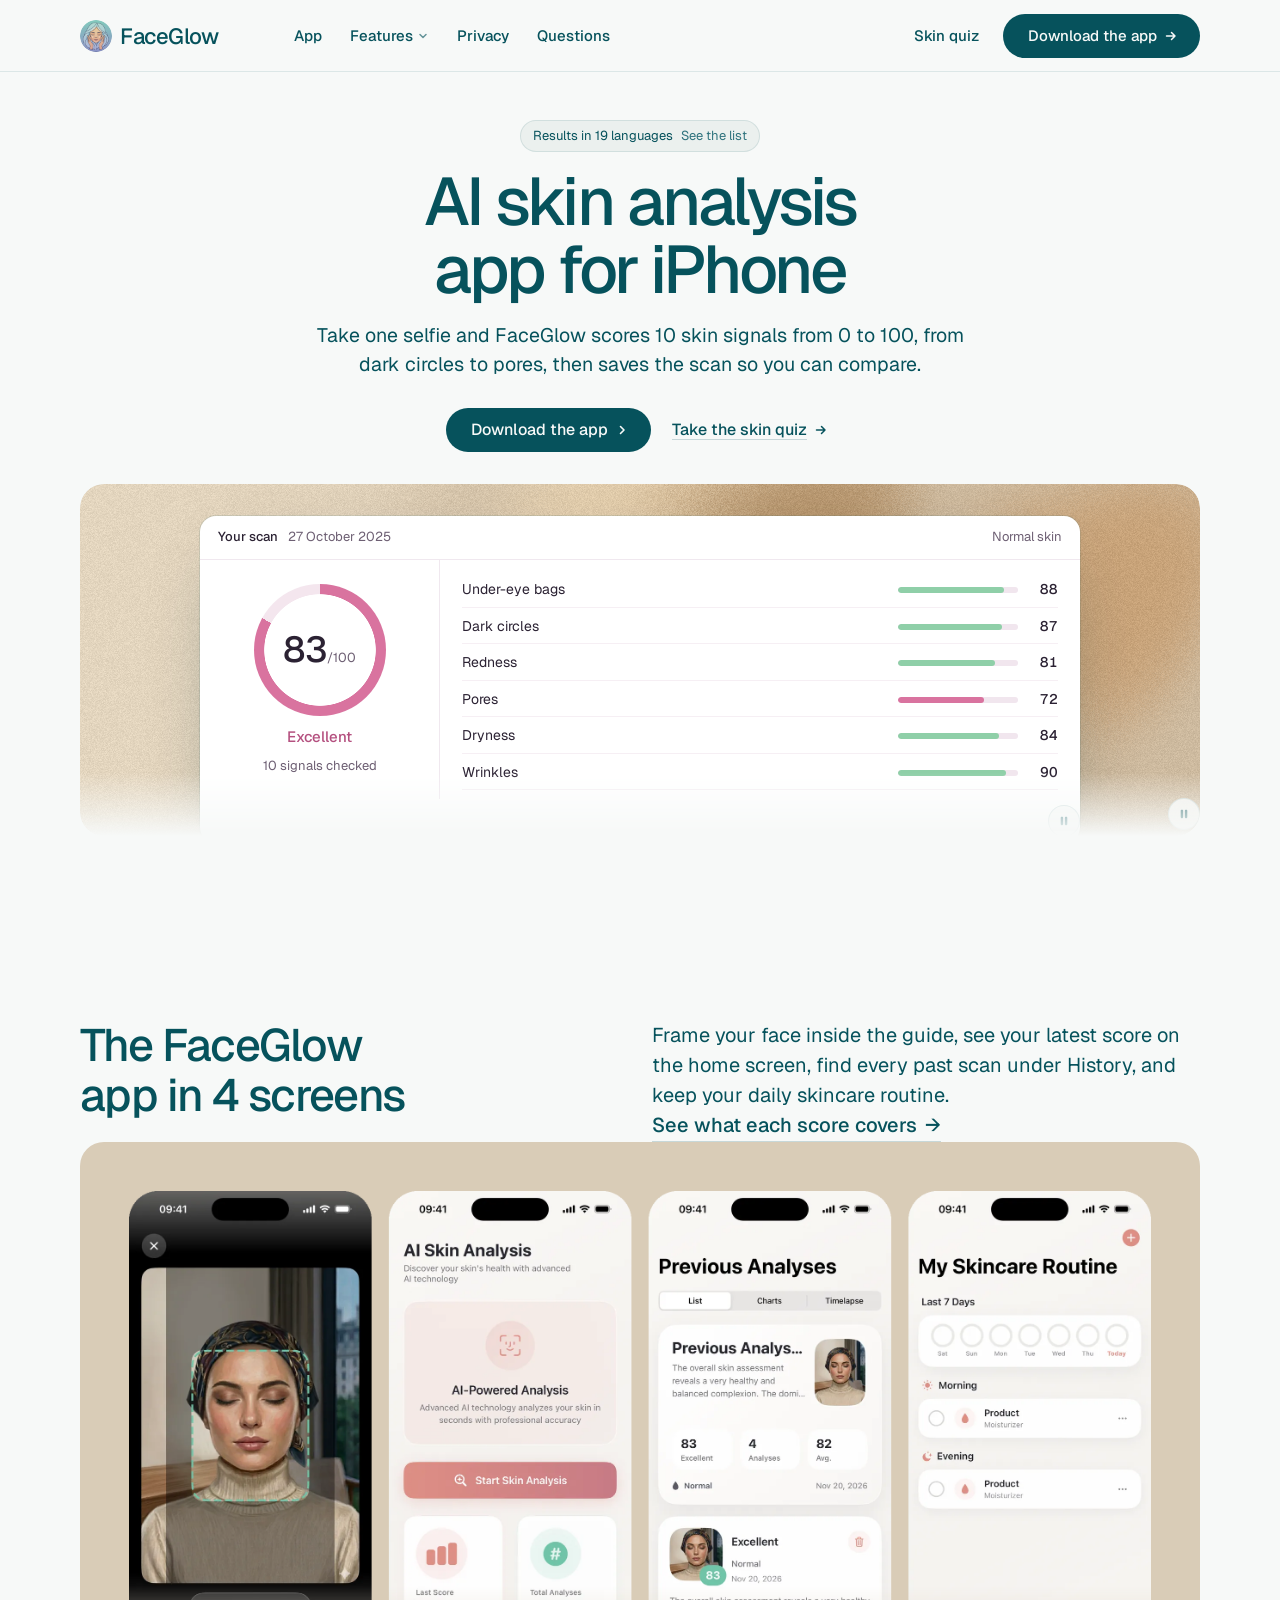
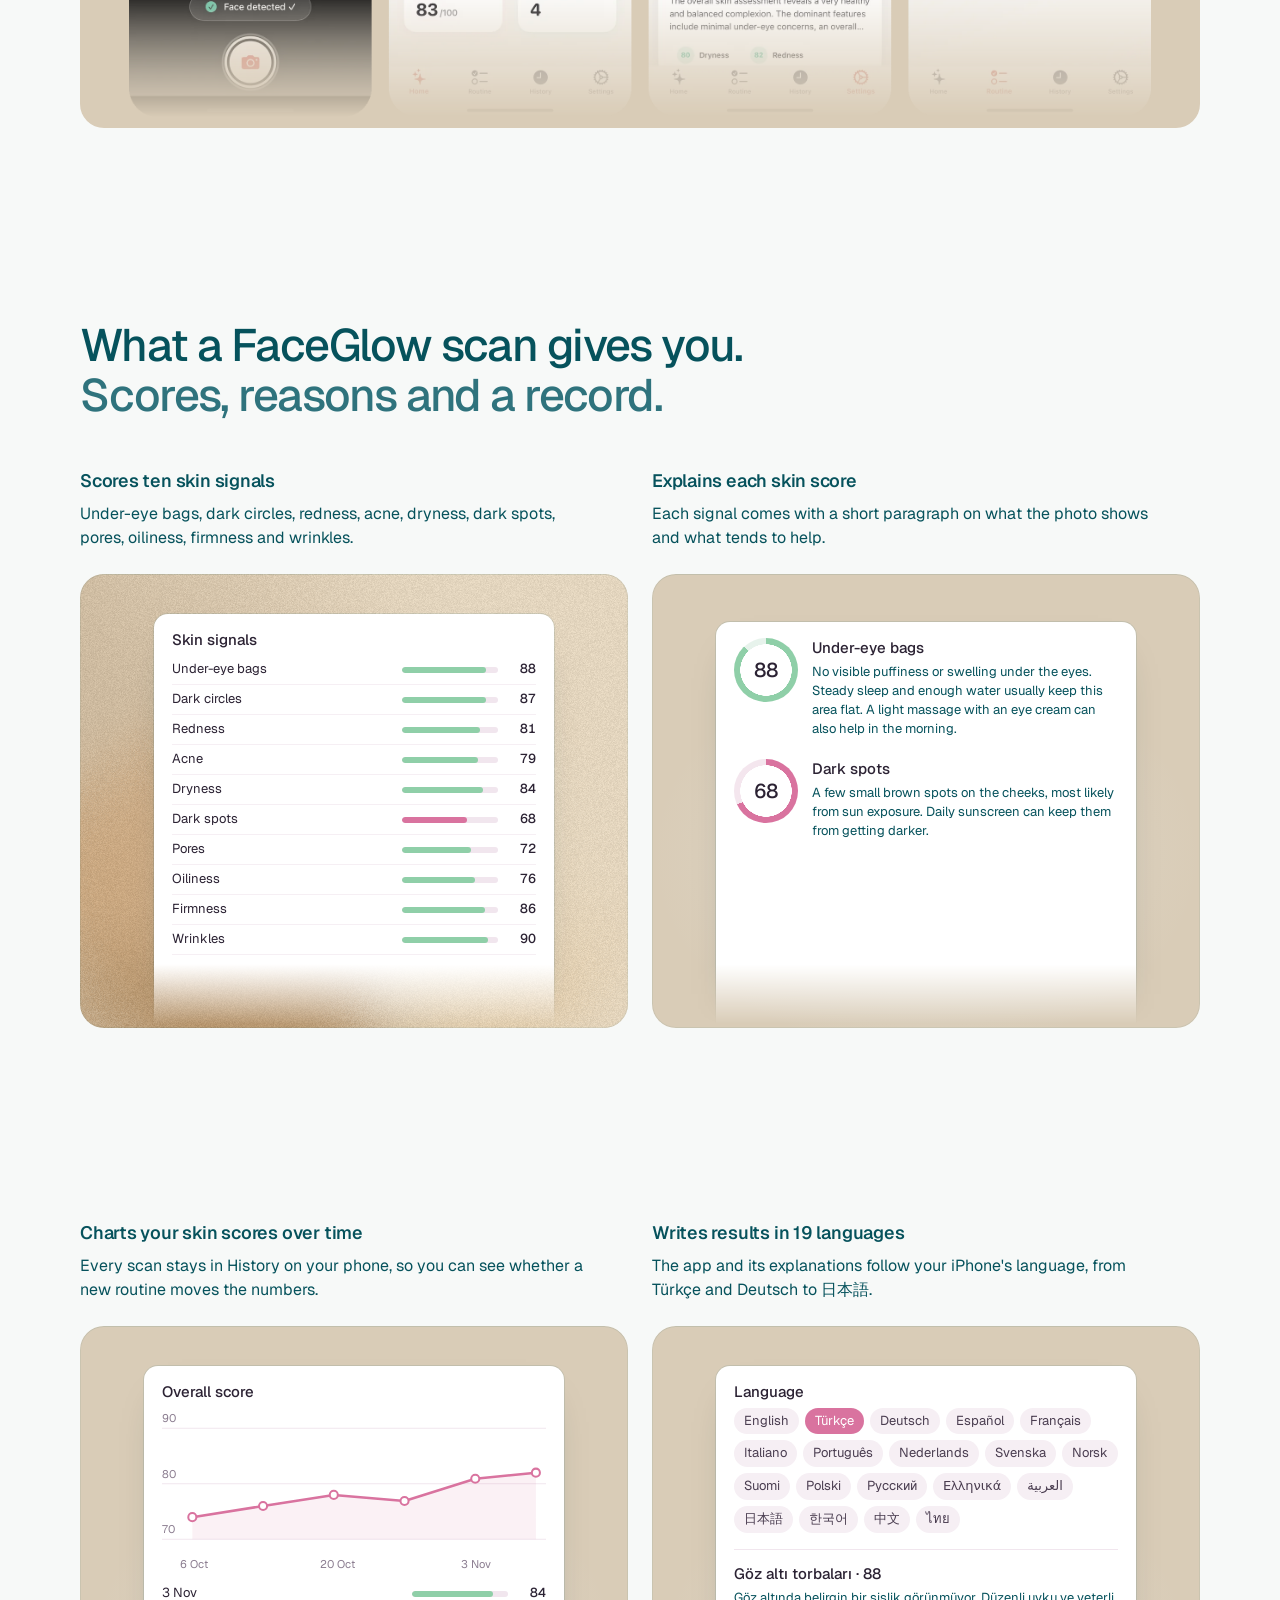
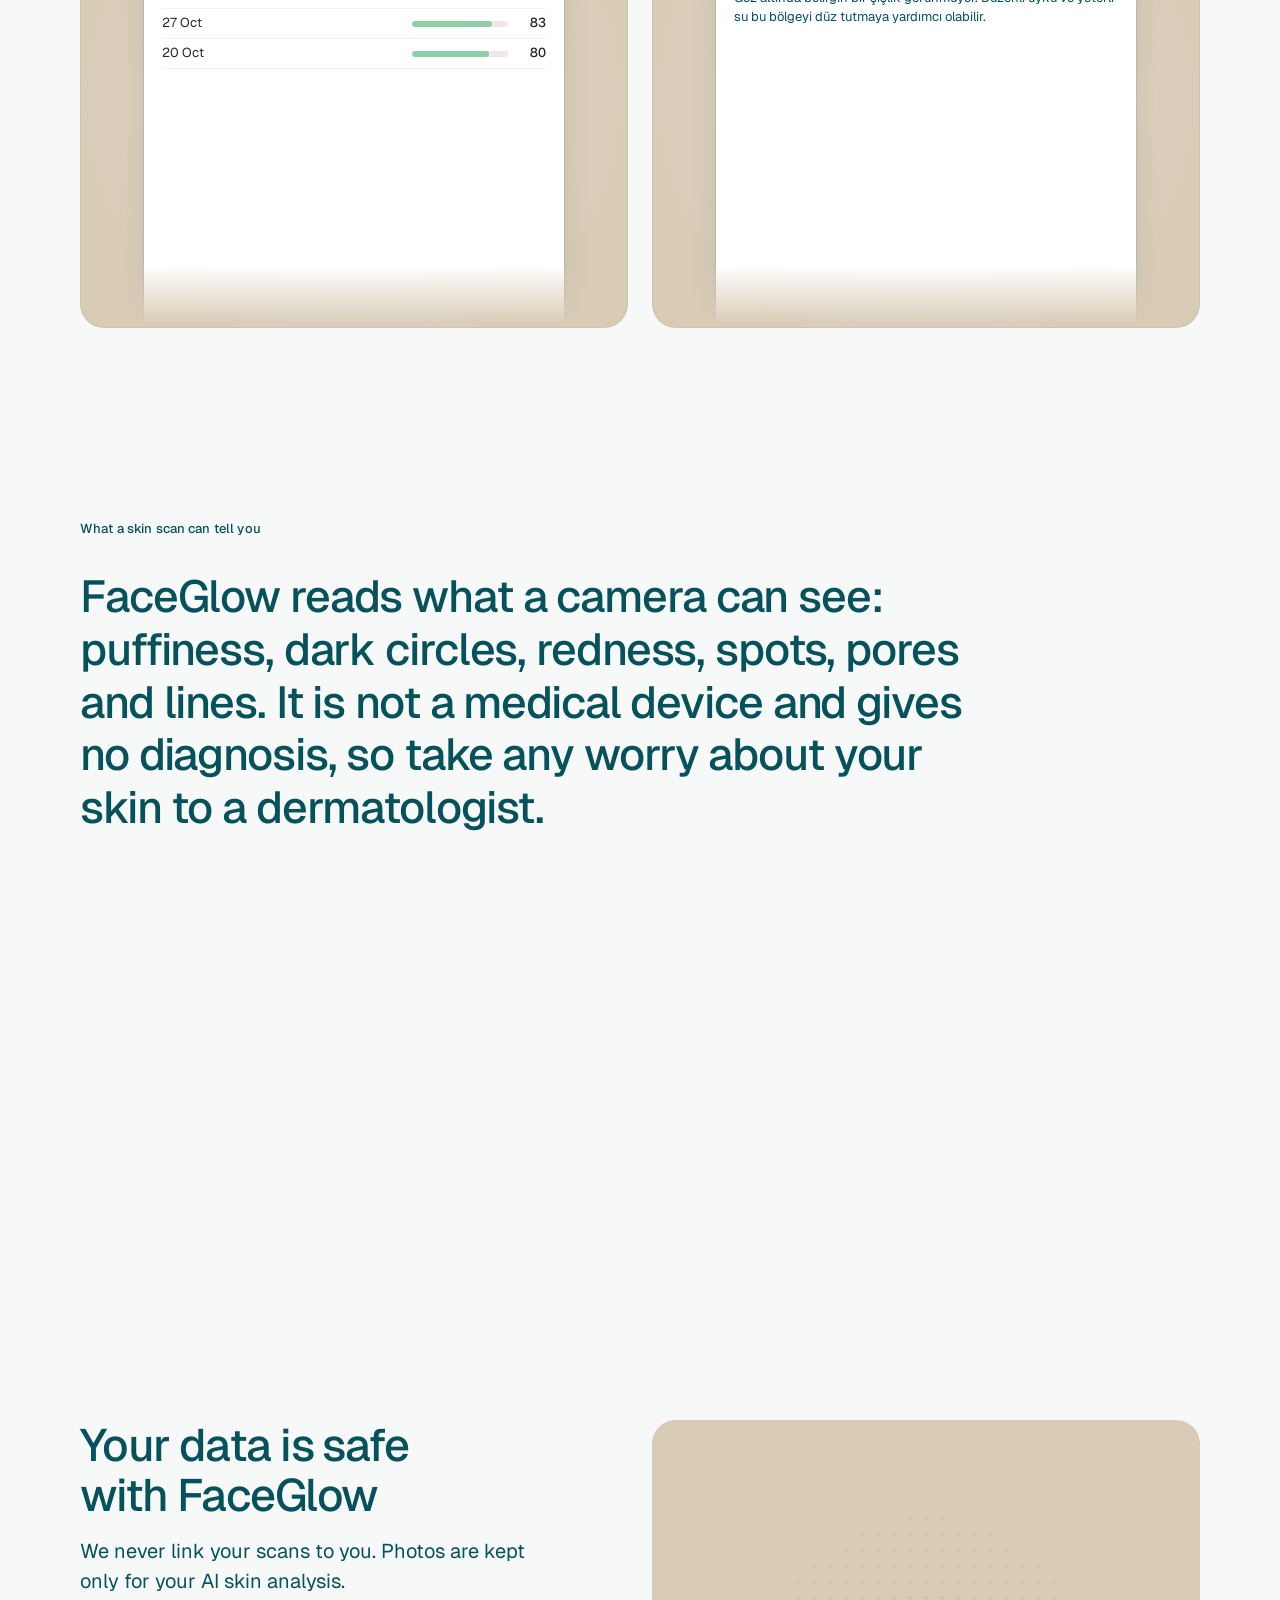
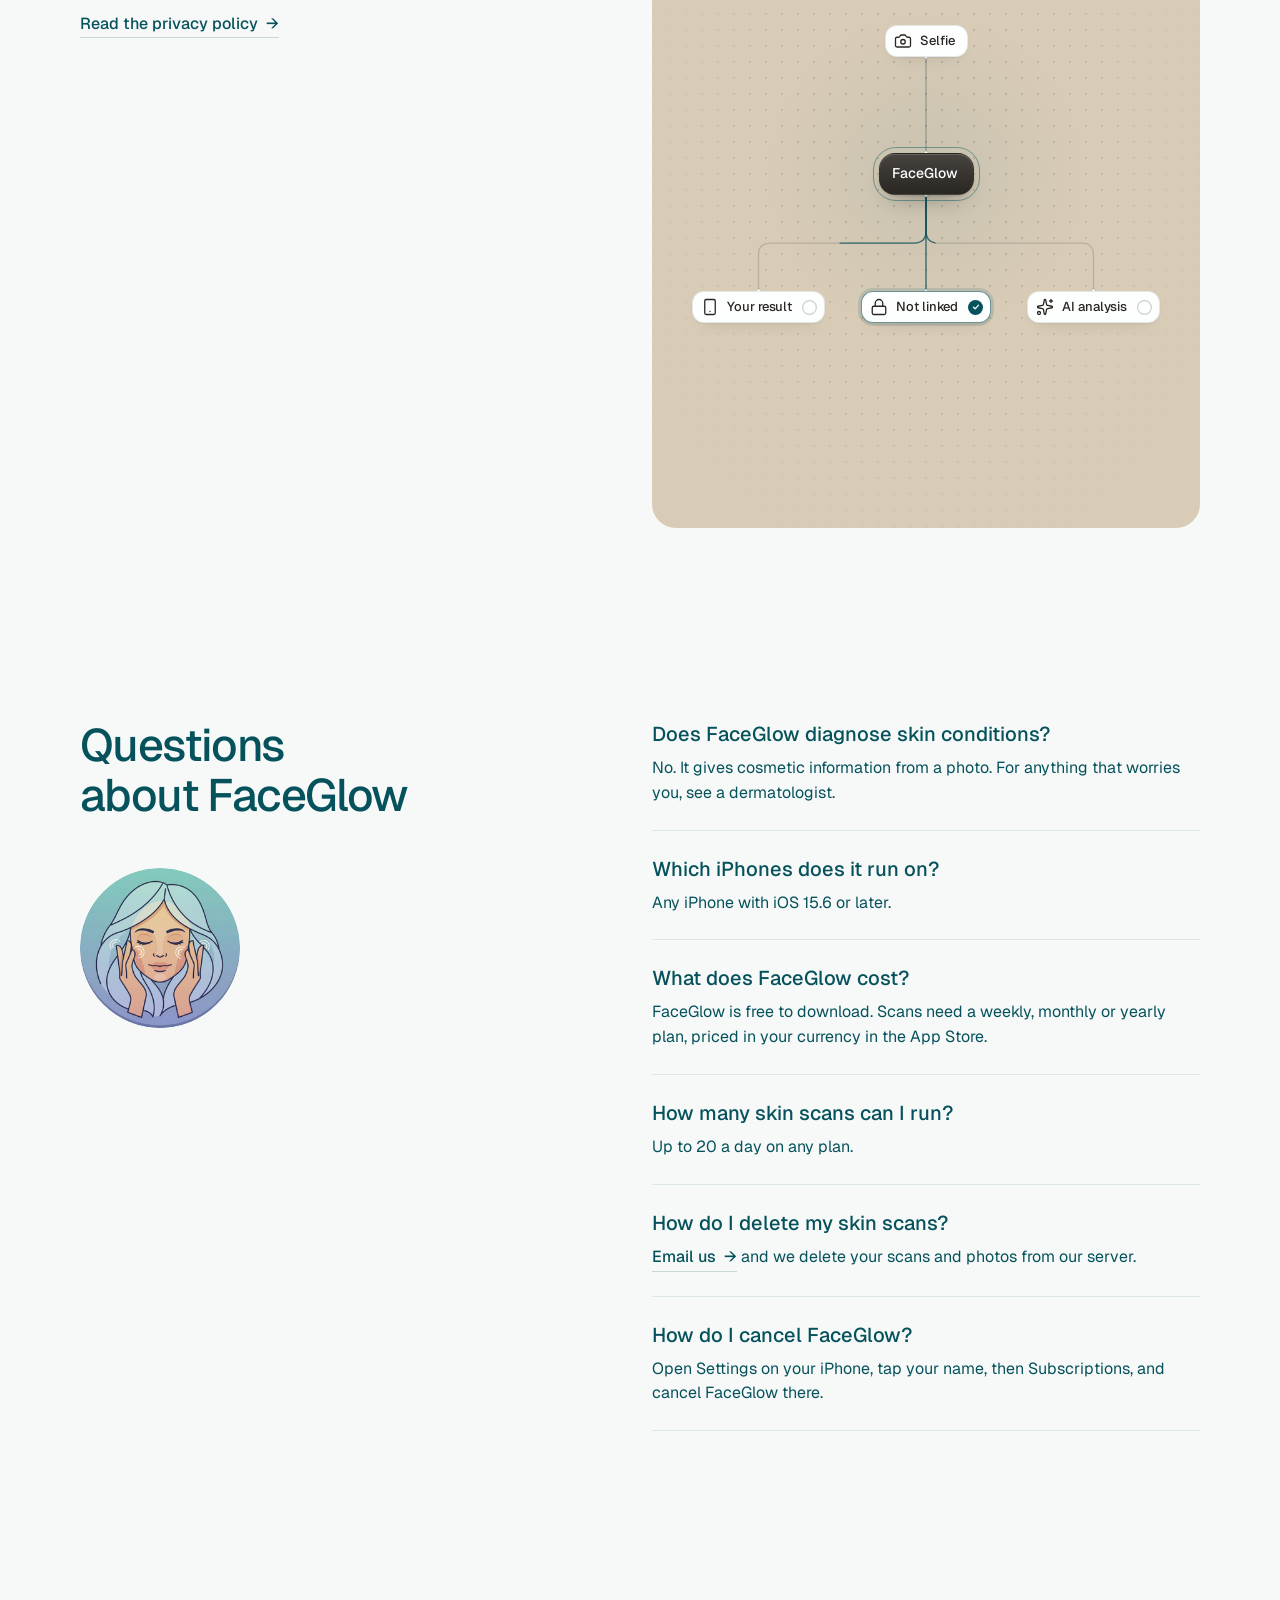
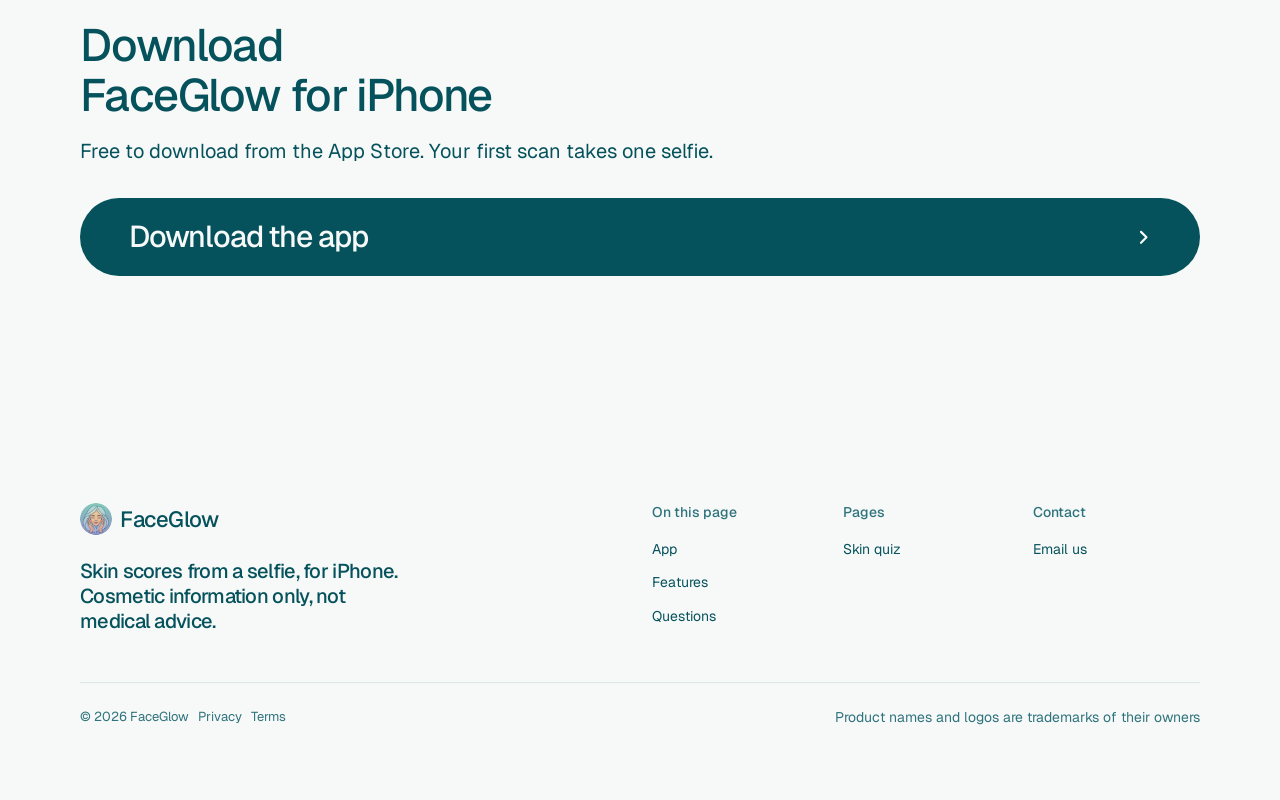
<file: index.html>
<!doctype html>
<html lang="en" data-type="software" data-radius="round" data-ground="sand" data-buttons="arrow" data-motion>
<head>
<meta charset="utf-8">
<meta name="viewport" content="width=device-width, initial-scale=1, viewport-fit=cover">
<title>FaceGlow: AI skin analysis app for iPhone</title>
<meta name="description" content="Take a selfie and FaceGlow scores 10 skin signals from 0 to 100, explains each one and saves every scan so you can compare over time.">
<meta property="og:type" content="website">
<meta property="og:title" content="FaceGlow: AI skin analysis app for iPhone">
<meta property="og:description" content="Ten skin signals scored from one selfie, with every scan saved for comparison.">
<meta property="og:image" content="https://busenursahin.github.io/skin-analyzer-web/share.jpg">
<meta property="og:url" content="https://busenursahin.github.io/skin-analyzer-web/">
<link rel="canonical" href="https://busenursahin.github.io/skin-analyzer-web/">
<meta name="twitter:card" content="summary_large_image">
<link rel="icon" href="favicon.png" type="image/png">
<link rel="apple-touch-icon" href="img/apple-touch-icon.png">
<meta name="theme-color" content="#f7f9f8">
<meta name="site-kind" content="software">
<meta name="page-type" content="software">
<link rel="preconnect" href="https://fonts.googleapis.com">
<link rel="preconnect" href="https://fonts.gstatic.com" crossorigin>
<link href="https://fonts.googleapis.com/css2?family=Geist:wght@400..700&family=Geist+Mono:wght@400..500&display=swap" rel="stylesheet">
<link rel="stylesheet" href="assets/system.css">
<link rel="stylesheet" href="assets/ui/cards.css">
<link rel="stylesheet" href="assets/motion/motion.css">
<link rel="stylesheet" href="assets/backgrounds/backgrounds.css">
<link rel="stylesheet" href="assets/layout/layout.css">
<link rel="stylesheet" href="assets/icons/icon.css">
<style>
:root {
  --p-bg: #f7f9f8; --p-surface: #ebf0ee; --p-ink: #06525c; --p-muted: #2f737d;
  --p-accent: #06525c; --p-accent-ink: #f7f9f8; --p-action: #06525c; --p-action-ink: #f7f9f8;
  --p-inv-bg: #06525c; --p-inv-surface: #205d66; --p-inv-ink: #f7f9f8; --p-inv-muted: #c1d0d2;
  --p-inv-accent: #f7f9f8; --p-inv-accent-ink: #06525c; --p-inv-action: #f7f9f8; --p-inv-action-ink: #06525c;
  --font-display: "Geist", system-ui, sans-serif;
  --font-text: "Geist", system-ui, sans-serif;
  --font-mono: "Geist Mono", ui-monospace, "SFMono-Regular", Menlo, Consolas, monospace;
  --display-weight: 500;
  --display-tracking: -0.035em;
  --display-tracking-xl: -0.045em;
}
</style>
<link rel="stylesheet" href="assets/ui/base.css">
<link rel="stylesheet" href="assets/diagrams/diagram.css">
<script>document.documentElement.classList.add('m-enter');setTimeout(()=>document.documentElement.classList.add('m-enter-done'),700)</script>
<script src="assets/backgrounds/backgrounds.js"></script>
<script>document.documentElement.classList.add('mo-js');setTimeout(()=>document.documentElement.classList.add('mo-safe'),2500)</script>
<link rel="modulepreload" href="assets/moments/moments.js">
<link rel="modulepreload" href="assets/moments/lib.js">
<link rel="modulepreload" href="assets/moments/word-highlight/moment.js">
<!-- page CSS: only what sits inside a visual -->
<style>
  .nav__logo img { width: 32px; height: 32px; border-radius: 50%; }

  /* body text in the ink (the palette's muted teal is for labels) */
  .hero--centred .hero__lead, #signals .card p { color: var(--ink); }

  /* hero window: the FaceGlow result card as live HTML */
  .fg-win { background: #fff; color: #2b2233; border-radius: 16px; overflow: hidden; box-shadow: 0 0 0 1px rgb(6 82 92 / .1), 0 30px 70px -30px rgb(6 40 46 / .45); font: 400 14px/1.4 var(--font-text); }
  .fg-win__bar { display: flex; align-items: center; gap: 10px; height: 44px; padding: 0 18px; border-bottom: 1px solid #f0e8ef; font-size: 13px; color: #6d5f73; }
  .fg-win__bar b { color: #2b2233; font-weight: 500; }
  .fg-win__bar .sp { flex: 1; }
  .fg-win__body { display: grid; grid-template-columns: 240px minmax(0, 1fr); }
  .fg-score { display: grid; justify-items: center; align-content: start; gap: 10px; padding: 24px 20px; border-right: 1px solid #f0e8ef; }
  .fg-ring { --v: 83; width: 132px; aspect-ratio: 1; border-radius: 50%; display: grid; place-items: center;
    background: radial-gradient(closest-side, #fff 84%, transparent 85%), conic-gradient(#d9739f calc(var(--v) * 1%), #f4e6ee 0); }
  .fg-ring strong { font: 500 36px/1 var(--font-display); letter-spacing: -0.03em; }
  .fg-ring small { font-size: 13px; color: #6d5f73; }
  .fg-score__label { font-size: 15px; font-weight: 500; color: #b4507f; }
  .fg-score__meta { font-size: 13px; color: #6d5f73; }
  .fg-rows { padding: 14px 22px 8px; display: grid; gap: 2px; }
  .fg-row { display: grid; grid-template-columns: minmax(0, 1fr) 120px 28px; align-items: center; gap: 12px; height: 34px; border-bottom: 1px solid #f6eff4; }
  .fg-row span:first-child { white-space: nowrap; overflow: hidden; text-overflow: ellipsis; }
  .fg-bar { height: 6px; border-radius: 3px; background: #f1e6ee; overflow: hidden; }
  .fg-bar i { display: block; height: 100%; width: calc(var(--v) * 1%); border-radius: 3px; background: #8fcfa8; }
  .fg-row--work .fg-bar i { background: #d9739f; }
  .fg-row b { font-weight: 500; text-align: right; font-variant-numeric: tabular-nums; }
  @media (max-width: 639px) {
    .fg-win__body { grid-template-columns: minmax(0, 1fr); }
    .fg-score { grid-template-columns: auto minmax(0, 1fr); justify-items: start; align-items: center; border-right: 0; border-bottom: 1px solid #f0e8ef; padding: 16px; column-gap: 16px; }
    .fg-ring { width: 84px; grid-row: span 2; }
    .fg-ring strong { font-size: 28px; }
    .fg-ring small { display: none; }
    .fg-rows { padding: 8px 16px; }
    .fg-row { grid-template-columns: minmax(0, 1fr) 72px 26px; }
    .fg-win__bar .fg-win__date { display: none; }
    .fg-rows .fg-row:nth-child(n+4) { display: none; }
    .fg-explain > :nth-child(n+3) { display: none; }
  }

  /* the four real screens of the app, rising out of the lit frame and fading at its foot */
  .screens.frame { display: block; padding: var(--s-7) var(--s-7) 0; }
  .screens.frame::before { display: none; }
  .screens picture, .screens img { display: block; width: 100%; height: auto; }
  .screens picture { -webkit-mask-image: linear-gradient(#000 75%, transparent); mask-image: linear-gradient(#000 75%, transparent); }
  @media (max-width: 1023px) { .screens.frame { padding: var(--s-6) var(--s-6) 0; } }
  @media (max-width: 639px) { .screens.frame { padding: var(--s-5) var(--s-5) 0; } }

  /* feature cards: small pieces of the app's own result screens */
  #signals .panel { --p-h: 300px; }
  @media (max-width: 639px) { #signals .panel { --p-h: 180px; } }
  .fg-card { background: #fff; color: #2b2233; border-radius: 14px; box-shadow: 0 0 0 1px rgb(6 82 92 / .1), 0 18px 40px -24px rgb(6 40 46 / .4); font: 400 13px/1.45 var(--font-text); padding: 16px 18px; }
  .to-edge > .fg-card { height: 100%; }
  .fg-card h4 { margin: 0 0 6px; font: 500 15px/1.3 var(--font-text); letter-spacing: 0; }
  .fg-card .fg-row { height: 30px; grid-template-columns: minmax(0, 1fr) 96px 26px; }
  .fg-explain { display: grid; grid-template-columns: 64px minmax(0, 1fr); gap: 14px; align-items: start; }
  .fg-explain .fg-ring { --v: 88; width: 64px; background: radial-gradient(closest-side, #fff 80%, transparent 81%), conic-gradient(#8fcfa8 calc(var(--v) * 1%), #e7f3ec 0); }
  .fg-explain .fg-ring[style] { background: radial-gradient(closest-side, #fff 80%, transparent 81%), conic-gradient(#d9739f calc(var(--v) * 1%), #f4e6ee 0); }
  .fg-explain { row-gap: 20px; align-content: start; }
  .fg-explain .fg-ring strong { font-size: 20px; }
  .fg-explain p { margin: 0; color: #5d5163; font-size: 13px; }
  .fg-chart svg { display: block; width: 100%; height: auto; }
  .fg-chart .ln { fill: none; stroke: #d9739f; stroke-width: 2.5; stroke-linecap: round; stroke-linejoin: round; }
  .fg-chart .ar { fill: #d9739f; opacity: .1; }
  .fg-chart .gd { stroke: #f1e6ee; stroke-width: 1; }
  .fg-chart circle { fill: #fff; stroke: #d9739f; stroke-width: 2; }
  .fg-chart text { font: 400 11px var(--font-text); fill: #8b7d90; }
  .fg-langs { display: flex; flex-wrap: wrap; gap: 6px; }
  .fg-langs span { padding: 4px 10px; border-radius: 99px; background: #f6eff4; color: #4a3d50; font-size: 13px; }
  .fg-tr { margin-top: 16px; padding-top: 14px; border-top: 1px solid #f1e6ee; }
  .fg-tr p { margin: 0; color: #5d5163; }
  .fg-langs span.is-on { background: #d9739f; color: #fff; }

  /* the statement: one paragraph set large */
  #statement .mo-wh__text { font: var(--display-weight) clamp(28px, 2.4vw + 14px, 52px)/1.18 var(--font-display); letter-spacing: -0.025em; max-width: 30ch; margin: var(--s-6) 0 0; }

  .faq-logo { width: 160px; height: 160px; border-radius: 50%; }
  @media (max-width: 1023px) { .faq-logo { width: 88px; height: 88px; } }
  @media (max-width: 359px) { #privacy { --hm: 2; } }

  /* privacy split: the diagram fills the frame */
  #privacy .frame { padding: 0; }
  #privacy .dg { position: absolute; inset: 0; }
  .facts { list-style: none; margin: var(--s-3) 0 0; padding: 0; display: grid; gap: var(--s-3); }
  .facts li { padding-top: var(--s-3); border-top: 1px solid var(--line); }
</style>
</head>
<body>
<!-- type: software (an iPhone app: AI skin analysis)
     deal: hero centred, nav nav-mega, close close-type, footer footer-columns, rhythm space, buttons arrow,
           mark initial (replaced by the client's logo), palette teal-on-paper, type geist, radius round,
           ground sand, effect grain-gradient (hero window ground)
     moments: word-highlight in #statement (the one statement the page stands on: what the app can and cannot tell) -->
<header class="nav">
  <div class="wrap nav__bar">
    <a class="skip-link" href="#top">Skip to content</a>
    <a class="nav__logo" href="#top"><img src="img/logo-96.png" alt="" width="32" height="32">FaceGlow</a>
    <nav class="nav__links" aria-label="Main">
      <div class="nav__item"><a class="nav__link" href="#app">App</a></div>
      <div class="nav__item">
        <a class="nav__link" href="#signals">Features <svg class="chev" viewBox="0 0 12 12" aria-hidden="true"><path d="M3 4.5l3 3 3-3" fill="none" stroke="currentColor" stroke-width="1.5" stroke-linecap="round" stroke-linejoin="round"/></svg></a>
        <div class="nav__menu">
          <div class="wrap grid">
            <div class="menu-col span-3">
              <p class="t-label">Results</p>
              <a href="#scores">Scores<span>Ten signals, 0 to 100</span></a>
              <a href="#explain">Explanations<span>A paragraph for each score</span></a>
            </div>
            <div class="menu-col span-3">
              <p class="t-label">Over time</p>
              <a href="#history">History<span>Every scan saved on your phone</span></a>
              <a href="#languages">Languages<span>Results in 19 languages</span></a>
            </div>
            <a class="menu-card span-3 start-10" href="#app">
              <div class="panel"><img class="frame__img" src="img/home-400.webp" srcset="img/home-400.webp 400w, img/home-640.webp 640w" sizes="(max-width: 639px) 80vw, 400px" alt="The FaceGlow home screen with the last skin score, 83 out of 100" style="object-position: top"></div>
              <span class="t-card">The score card</span>
              <span class="t-small muted">See all four screens</span>
            </a>
          </div>
        </div>
      </div>
      <div class="nav__item"><a class="nav__link" href="#privacy">Privacy</a></div>
      <div class="nav__item"><a class="nav__link" href="#questions">Questions</a></div>
    </nav>
    <div class="nav__actions">
      <a class="nav__link" href="skin-quiz.html">Skin quiz</a>
      <a class="btn btn--primary" href="https://apps.apple.com/us/app/faceglow-ai-skin-scanner/id6754194766">Download the app</a>
    </div>
    <button class="nav__toggle" type="button" aria-expanded="false" aria-label="Menu">
      <svg width="18" height="18" viewBox="0 0 18 18" aria-hidden="true"><path d="M2 5h14M2 13h14" stroke="currentColor" stroke-width="1.6" stroke-linecap="round"/></svg>
    </button>
  </div>
</header>

<main id="top">
  <section class="hero hero--centred" data-enter aria-labelledby="hero-h">
    <div class="wrap"><div class="hero-text">
      <div class="hero__c">
        <a class="pill" href="#languages"><span>Results in 19 languages</span><span class="muted">See the list</span></a>
        <h1 id="hero-h">AI skin analysis app for iPhone</h1>
        <p class="hero__lead">Take one selfie and FaceGlow scores 10 skin signals from 0 to 100, from dark circles to pores, then saves the scan so you can compare.</p>
        <div class="btn-row">
          <a class="btn btn--primary" href="https://apps.apple.com/us/app/faceglow-ai-skin-scanner/id6754194766">Download the app<svg class="m-arrow" viewBox="0 0 12 12" aria-hidden="true"><path class="m-arrow__stem" d="M1 6h8"/><path class="m-arrow__head" d="M4.5 2.5 8 6l-3.5 3.5"/></svg></a>
          <a class="btn btn--secondary" href="skin-quiz.html">Take the skin quiz</a>
        </div>
      </div>
      <div class="hero__window" data-fx="grain-gradient" data-fx-seed="7" role="img" aria-label="A FaceGlow result: an overall score of 83 out of 100 with scores for under-eye bags, dark circles, redness and pores">
        <div class="ly-piece fg-win" aria-hidden="true">
          <div class="fg-win__bar"><b>Your scan</b><span class="fg-win__date">27 October 2025</span><span class="sp"></span><span>Normal skin</span></div>
          <div class="fg-win__body">
            <div class="fg-score">
              <div class="fg-ring"><span><strong>83</strong><small>/100</small></span></div>
              <span class="fg-score__label">Excellent</span>
              <span class="fg-score__meta">10 signals checked</span>
            </div>
            <div class="fg-rows" data-ly-steps="700">
              <div class="fg-row"><span>Under-eye bags</span><span class="fg-bar"><i style="--v: 88"></i></span><b>88</b></div>
              <div class="fg-row"><span>Dark circles</span><span class="fg-bar"><i style="--v: 87"></i></span><b>87</b></div>
              <div class="fg-row" data-step><span>Redness</span><span class="fg-bar"><i style="--v: 81"></i></span><b>81</b></div>
              <div class="fg-row fg-row--work" data-step><span>Pores</span><span class="fg-bar"><i style="--v: 72"></i></span><b>72</b></div>
              <div class="fg-row" data-step><span>Dryness</span><span class="fg-bar"><i style="--v: 84"></i></span><b>84</b></div>
              <div class="fg-row" data-step><span>Wrinkles</span><span class="fg-bar"><i style="--v: 90"></i></span><b>90</b></div>
            </div>
          </div>
        </div>
      </div>
    </div></div>
  </section>

  <section class="section" id="app" aria-labelledby="app-h">
    <div class="wrap">
      <div class="grid grid--top">
        <h2 class="span-5" id="app-h">The FaceGlow app in 4 screens</h2>
        <p class="span-6 start-7 t-lead">Frame your face inside the guide, see your latest score on the home screen, find every past scan under History, and keep your daily skincare routine. <a class="link" href="#signals">See what each score covers</a></p>
      </div>
      <div class="frame frame--lit screens fill">
        <picture>
          <source media="(max-width: 639px)" srcset="img/screens-2.webp">
          <img src="img/screens-4.webp" width="2376" height="1223" alt="Four FaceGlow screens: the camera with a face guide, the home screen with the last score, the list of past scans and the daily skincare routine" loading="lazy" data-source="client" data-subject="FaceGlow app screens">
        </picture>
      </div>
    </div>
  </section>

  <section class="section g2" id="signals" aria-labelledby="signals-h">
    <div class="wrap">
      <div class="group">
        <div class="section-head">
          <h2 id="signals-h">What a FaceGlow scan gives you. <span class="muted">Scores, reasons and a record.</span></h2>
        </div>
        <div class="grid">
          <article class="card card--row card--open span-6 m-nolift" id="scores">
            <h3>Scores ten skin signals</h3>
            <p>Under-eye bags, dark circles, redness, acne, dryness, dark spots, pores, oiliness, firmness and wrinkles.</p>
            <div class="panel" data-fx="grain-gradient" data-fx-seed="21" data-fx-params='{"drift":0}'>
              <div class="stage stage--fade-b"><div class="at-rise fit to-edge" style="--fit-max:400px;--ax:max(24px, 50% - 200px);--ay:40px;--ay-sm:16px">
                <div class="fg-card" role="img" aria-label="Scores for all ten skin signals, with dark spots the lowest at 68">
                  <h4>Skin signals</h4>
                  <div class="fg-row"><span>Under-eye bags</span><span class="fg-bar"><i style="--v: 88"></i></span><b>88</b></div>
                  <div class="fg-row"><span>Dark circles</span><span class="fg-bar"><i style="--v: 87"></i></span><b>87</b></div>
                  <div class="fg-row"><span>Redness</span><span class="fg-bar"><i style="--v: 81"></i></span><b>81</b></div>
                  <div class="fg-row"><span>Acne</span><span class="fg-bar"><i style="--v: 79"></i></span><b>79</b></div>
                  <div class="fg-row"><span>Dryness</span><span class="fg-bar"><i style="--v: 84"></i></span><b>84</b></div>
                  <div class="fg-row fg-row--work"><span>Dark spots</span><span class="fg-bar"><i style="--v: 68"></i></span><b>68</b></div>
                  <div class="fg-row"><span>Pores</span><span class="fg-bar"><i style="--v: 72"></i></span><b>72</b></div>
                  <div class="fg-row"><span>Oiliness</span><span class="fg-bar"><i style="--v: 76"></i></span><b>76</b></div>
                  <div class="fg-row"><span>Firmness</span><span class="fg-bar"><i style="--v: 86"></i></span><b>86</b></div>
                  <div class="fg-row"><span>Wrinkles</span><span class="fg-bar"><i style="--v: 90"></i></span><b>90</b></div>
                </div>
              </div></div>
            </div>
          </article>
          <article class="card card--row card--open span-6 m-nolift" id="explain">
            <h3>Explains each skin score</h3>
            <p>Each signal comes with a short paragraph on what the photo shows and what tends to help.</p>
            <div class="panel" data-fx="grain-gradient" data-fx-seed="34" data-fx-params='{"drift":0}'>
              <div class="stage stage--fade-b"><div class="at-rise fit to-edge" style="--fit-max:420px;--ax:max(24px, 50% - 210px);--ay:48px;--ay-sm:16px">
                <div class="fg-card fg-explain" role="img" aria-label="Explanations for the under-eye bags score of 88 and the dark spots score of 68">
                  <div class="fg-ring"><strong>88</strong></div>
                  <div>
                    <h4>Under-eye bags</h4>
                    <p>No visible puffiness or swelling under the eyes. Steady sleep and enough water usually keep this area flat. A light massage with an eye cream can also help in the morning.</p>
                  </div>
                  <div class="fg-ring" style="--v: 68"><strong>68</strong></div>
                  <div>
                    <h4>Dark spots</h4>
                    <p>A few small brown spots on the cheeks, most likely from sun exposure. Daily sunscreen can keep them from getting darker.</p>
                  </div>
                </div>
              </div></div>
            </div>
          </article>
        </div>
      </div>
      <div class="grid">
        <article class="card card--row card--open span-6 m-nolift" id="history">
          <h3>Charts your skin scores over time</h3>
          <p>Every scan stays in History on your phone, so you can see whether a new routine moves the numbers.</p>
          <div class="panel" data-fx="grain-gradient" data-fx-seed="48" data-fx-params='{"drift":0}'>
            <div class="stage stage--fade-b"><div class="at-rise fit to-edge" style="--fit-max:420px;--ax:max(24px, 50% - 210px);--ay:40px;--ay-sm:16px">
              <div class="fg-card fg-chart" role="img" aria-label="A line chart of overall scores rising from 76 to 84 over six scans">
                <h4>Overall score</h4>
                <svg viewBox="0 0 380 170" aria-hidden="true">
                  <line class="gd" x1="0" y1="20" x2="380" y2="20"/><line class="gd" x1="0" y1="75" x2="380" y2="75"/><line class="gd" x1="0" y1="130" x2="380" y2="130"/>
                  <text x="0" y="14">90</text><text x="0" y="69">80</text><text x="0" y="124">70</text>
                  <path class="ar" d="M30 108 L100 97 L170 86 L240 92 L310 70 L370 64 L370 130 L30 130 Z"/>
                  <path class="ln" d="M30 108 L100 97 L170 86 L240 92 L310 70 L370 64"/>
                  <circle cx="30" cy="108" r="4"/><circle cx="100" cy="97" r="4"/><circle cx="170" cy="86" r="4"/><circle cx="240" cy="92" r="4"/><circle cx="310" cy="70" r="4"/><circle cx="370" cy="64" r="4"/>
                  <text x="18" y="158">6 Oct</text><text x="156" y="158">20 Oct</text><text x="296" y="158">3 Nov</text>
                </svg>
                <div class="fg-row"><span>3 Nov</span><span class="fg-bar"><i style="--v: 84"></i></span><b>84</b></div>
                <div class="fg-row"><span>27 Oct</span><span class="fg-bar"><i style="--v: 83"></i></span><b>83</b></div>
                <div class="fg-row"><span>20 Oct</span><span class="fg-bar"><i style="--v: 80"></i></span><b>80</b></div>
              </div>
            </div></div>
          </div>
        </article>
        <article class="card card--row card--open span-6 m-nolift" id="languages">
          <h3>Writes results in 19 languages</h3>
          <p>The app and its explanations follow your iPhone's language, from Türkçe and Deutsch to 日本語.</p>
          <div class="panel" data-fx="grain-gradient" data-fx-seed="63" data-fx-params='{"drift":0}'>
            <div class="stage stage--fade-b"><div class="at-rise fit to-edge" style="--fit-max:420px;--ax:max(24px, 50% - 210px);--ay:40px;--ay-sm:16px">
              <div class="fg-card" role="img" aria-label="The 19 languages FaceGlow writes results in">
                <h4>Language</h4>
                <div class="fg-langs" aria-hidden="true">
                  <span>English</span><span class="is-on">Türkçe</span><span>Deutsch</span><span>Español</span><span>Français</span><span>Italiano</span><span>Português</span><span>Nederlands</span><span>Svenska</span><span>Norsk</span><span>Suomi</span><span>Polski</span><span>Русский</span><span>Ελληνικά</span><span>العربية</span><span>日本語</span><span>한국어</span><span>中文</span><span>ไทย</span>
                </div>
                <div class="fg-tr" lang="tr">
                  <h4>Göz altı torbaları · 88</h4>
                  <p>Göz altında belirgin bir şişlik görünmüyor. Düzenli uyku ve yeterli su bu bölgeyi düz tutmaya yardımcı olabilir.</p>
                </div>
              </div>
            </div></div>
          </div>
        </article>
      </div>
    </div>
  </section>

  <section class="section statement" id="statement" data-moment="word-highlight" aria-labelledby="statement-h">
    <div class="wrap">
      <h2 class="t-label" id="statement-h">What a skin scan can tell you</h2>
      <p class="mo-wh__text">FaceGlow reads what a camera can see: puffiness, dark circles, redness, spots, pores and lines. It is <strong>not a medical device</strong> and gives no diagnosis, so take any worry about your skin to a dermatologist.</p>
    </div>
  </section>

  <section class="section" id="privacy" aria-labelledby="privacy-h">
    <div class="wrap">
      <div class="grid grid--top fill">
        <div class="span-5 stack-4">
          <h2 id="privacy-h">Your data is safe with FaceGlow</h2>
          <p class="t-lead">We never link your scans to you. Photos are kept only for your AI skin analysis.</p>
          <p><a class="link" href="privacy-policy.html">Read the privacy policy</a></p>
        </div>
        <div class="frame frame--split frame--fill frame--lit span-6 start-7">
          <div class="dg" data-diagram data-dg-still><script type="application/json">{"layout": "lanes", "alt": "A selfie goes to FaceGlow, which returns your result, keeps the scan without your name and uses it only for the AI analysis.", "input": {"label": "Selfie", "icon": "ui:camera", "sub": "One photo"}, "core": {"label": "FaceGlow"}, "lanes": [{"label": "Your result", "icon": "ui:smartphone", "done": true, "sub": "10 scores"}, {"label": "Not linked", "icon": "ui:lock", "done": true, "sub": "No name"}, {"label": "AI analysis", "icon": "ui:sparkles", "done": true, "sub": "Only use"}]}</script></div>
        </div>
      </div>
    </div>
  </section>

  <section class="section" id="questions" aria-labelledby="questions-h">
    <div class="wrap">
      <div class="grid grid--top">
        <div class="span-5 stack-4">
          <div class="section-head"><h2 id="questions-h">Questions about FaceGlow</h2></div>
          <img class="faq-logo" src="img/logo-256.png" width="160" height="160" alt="The FaceGlow app icon: a face with hands on the cheeks" loading="lazy" data-source="client" data-subject="FaceGlow app icon">
        </div>
        <div class="faq span-6 start-7">
          <div class="faq__item"><h3>Does FaceGlow diagnose skin conditions?</h3><p>No. It gives cosmetic information from a photo. For anything that worries you, see a dermatologist.</p></div>
          <div class="faq__item"><h3>Which iPhones does it run on?</h3><p>Any iPhone with iOS 15.6 or later.</p></div>
          <div class="faq__item"><h3>What does FaceGlow cost?</h3><p>FaceGlow is free to download. Scans need a weekly, monthly or yearly plan, priced in your currency in the App Store.</p></div>
          <div class="faq__item"><h3>How many skin scans can I run?</h3><p>Up to 20 a day on any plan.</p></div>
          <div class="faq__item"><h3>How do I delete my skin scans?</h3><p><a class="link" href="mailto:softechabn@gmail.com">Email us</a> and we delete your scans and photos from our server.</p></div>
          <div class="faq__item"><h3>How do I cancel FaceGlow?</h3><p>Open Settings on your iPhone, tap your name, then Subscriptions, and cancel FaceGlow there.</p></div>
        </div>
      </div>
    </div>
  </section>
</main>

<footer class="footer closing" id="contact" aria-labelledby="close-h">
  <div class="wrap">
    <div class="closing__cta close--type">
      <div class="section-head">
        <h2 id="close-h">Download FaceGlow for iPhone</h2>
        <p>Free to download from the App Store. Your first scan takes one selfie.</p>
      </div>
      <a class="btn btn--primary btn--xl btn--wide" href="https://apps.apple.com/us/app/faceglow-ai-skin-scanner/id6754194766">Download the app<svg class="m-arrow" viewBox="0 0 12 12" aria-hidden="true"><path class="m-arrow__stem" d="M1 6h8"/><path class="m-arrow__head" d="M4.5 2.5 8 6l-3.5 3.5"/></svg></a>
    </div>
    <div class="closing__links">
      <div class="grid">
        <div class="span-4 stack-4">
          <a class="nav__logo" href="#top"><img src="img/logo-96.png" alt="" width="32" height="32">FaceGlow</a>
          <p class="footer__lede">Skin scores from a selfie, for iPhone. Cosmetic information only, not medical advice.</p>
        </div>
        <div class="span-2 start-7 footer__col"><h3>On this page</h3><ul><li><a href="#app">App</a></li><li><a href="#signals">Features</a></li><li><a href="#questions">Questions</a></li></ul></div>
        <div class="span-2 footer__col"><h3>Pages</h3><ul><li><a href="skin-quiz.html">Skin quiz</a></li></ul></div>
        <div class="span-2 footer__col"><h3>Contact</h3><ul><li><a href="mailto:softechabn@gmail.com">Email us</a></li></ul></div>
      </div>
      <div class="footer__legal">
        <span>&copy; 2026 FaceGlow &nbsp; <a href="privacy-policy.html">Privacy</a> &nbsp; <a href="terms-of-use.html">Terms</a></span>
        <div class="socials"></div>
        <span class="t-small">Product names and logos are trademarks of their owners</span>
      </div>
    </div>
  </div>
</footer>

<nav class="actionbar" aria-label="Quick actions">
  <a class="btn btn--primary" href="https://apps.apple.com/us/app/faceglow-ai-skin-scanner/id6754194766">Download the app</a>
</nav>

<script type="module" src="assets/system.js"></script>
<script type="module" src="assets/motion/motion.js"></script>
<script type="module" src="assets/layout/layout.js"></script>
<script type="module" src="assets/diagrams/mount.js"></script>
</body>
</html>
</file>
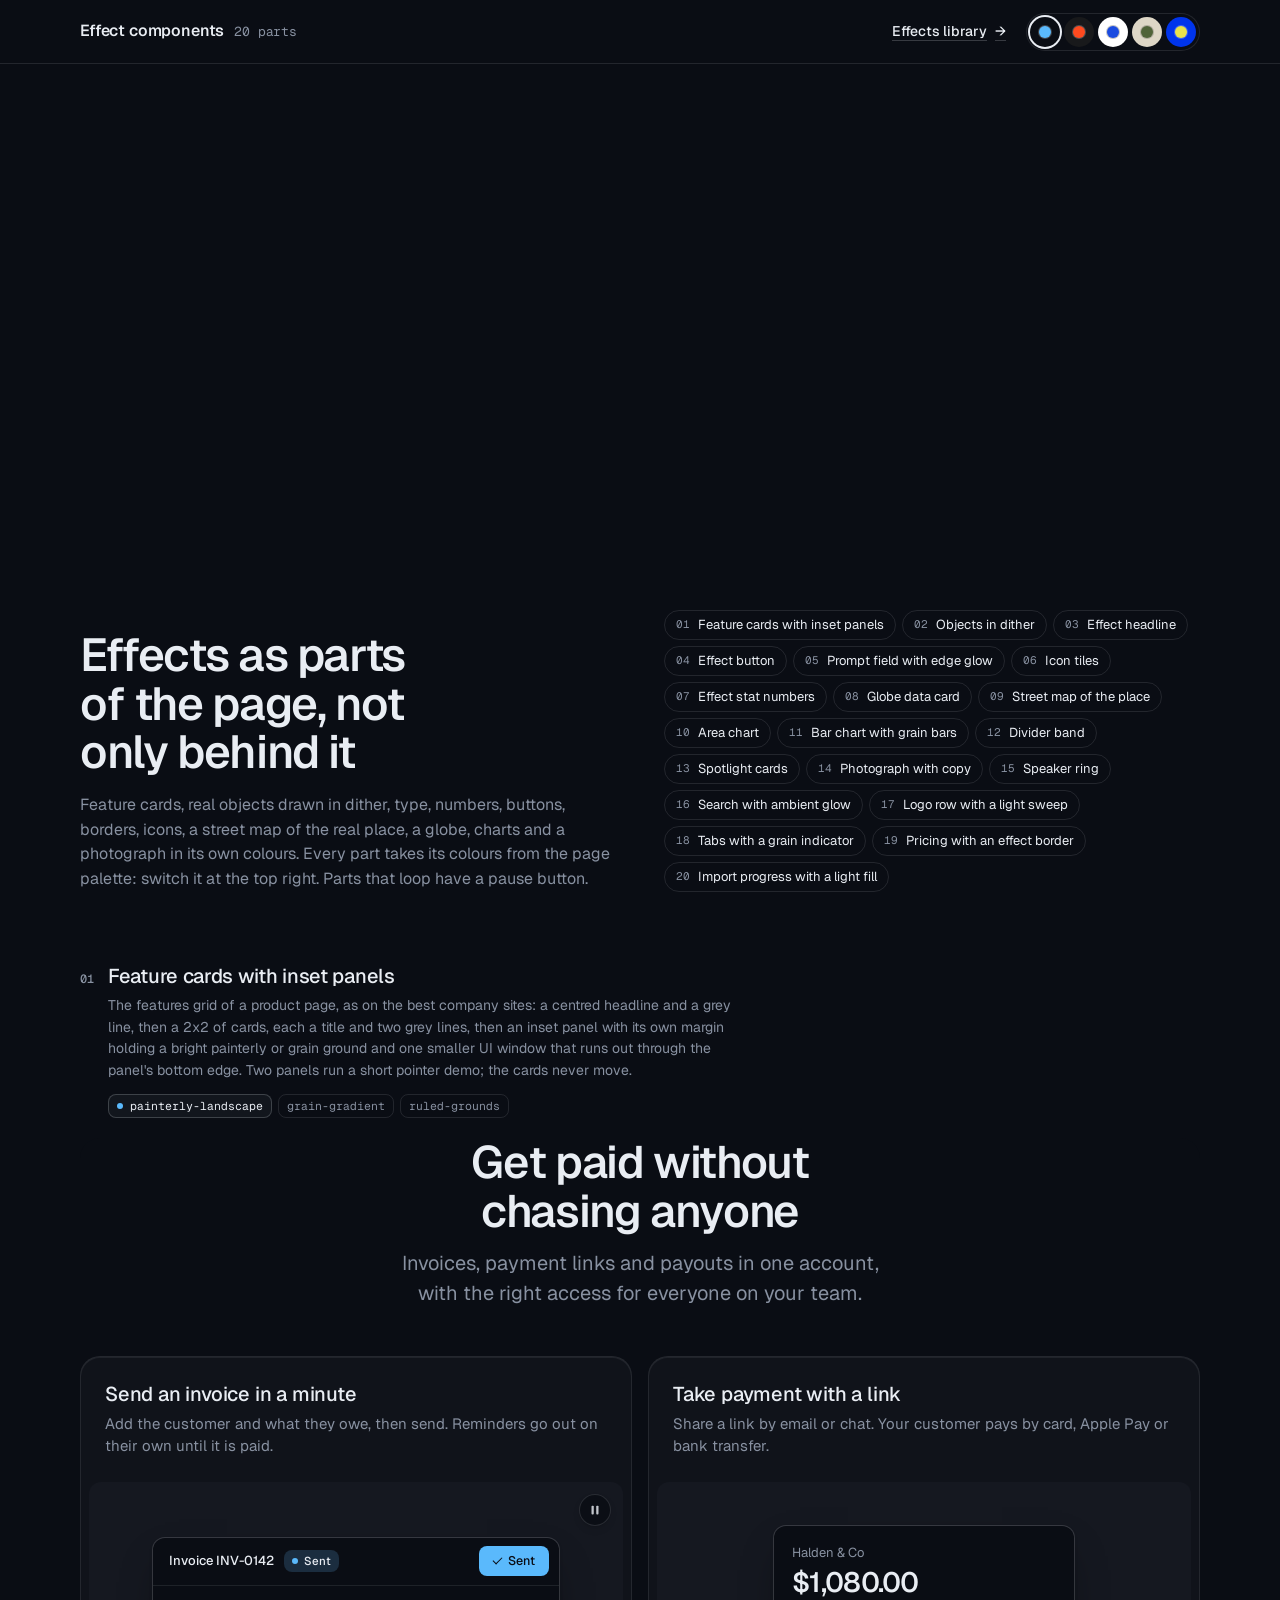
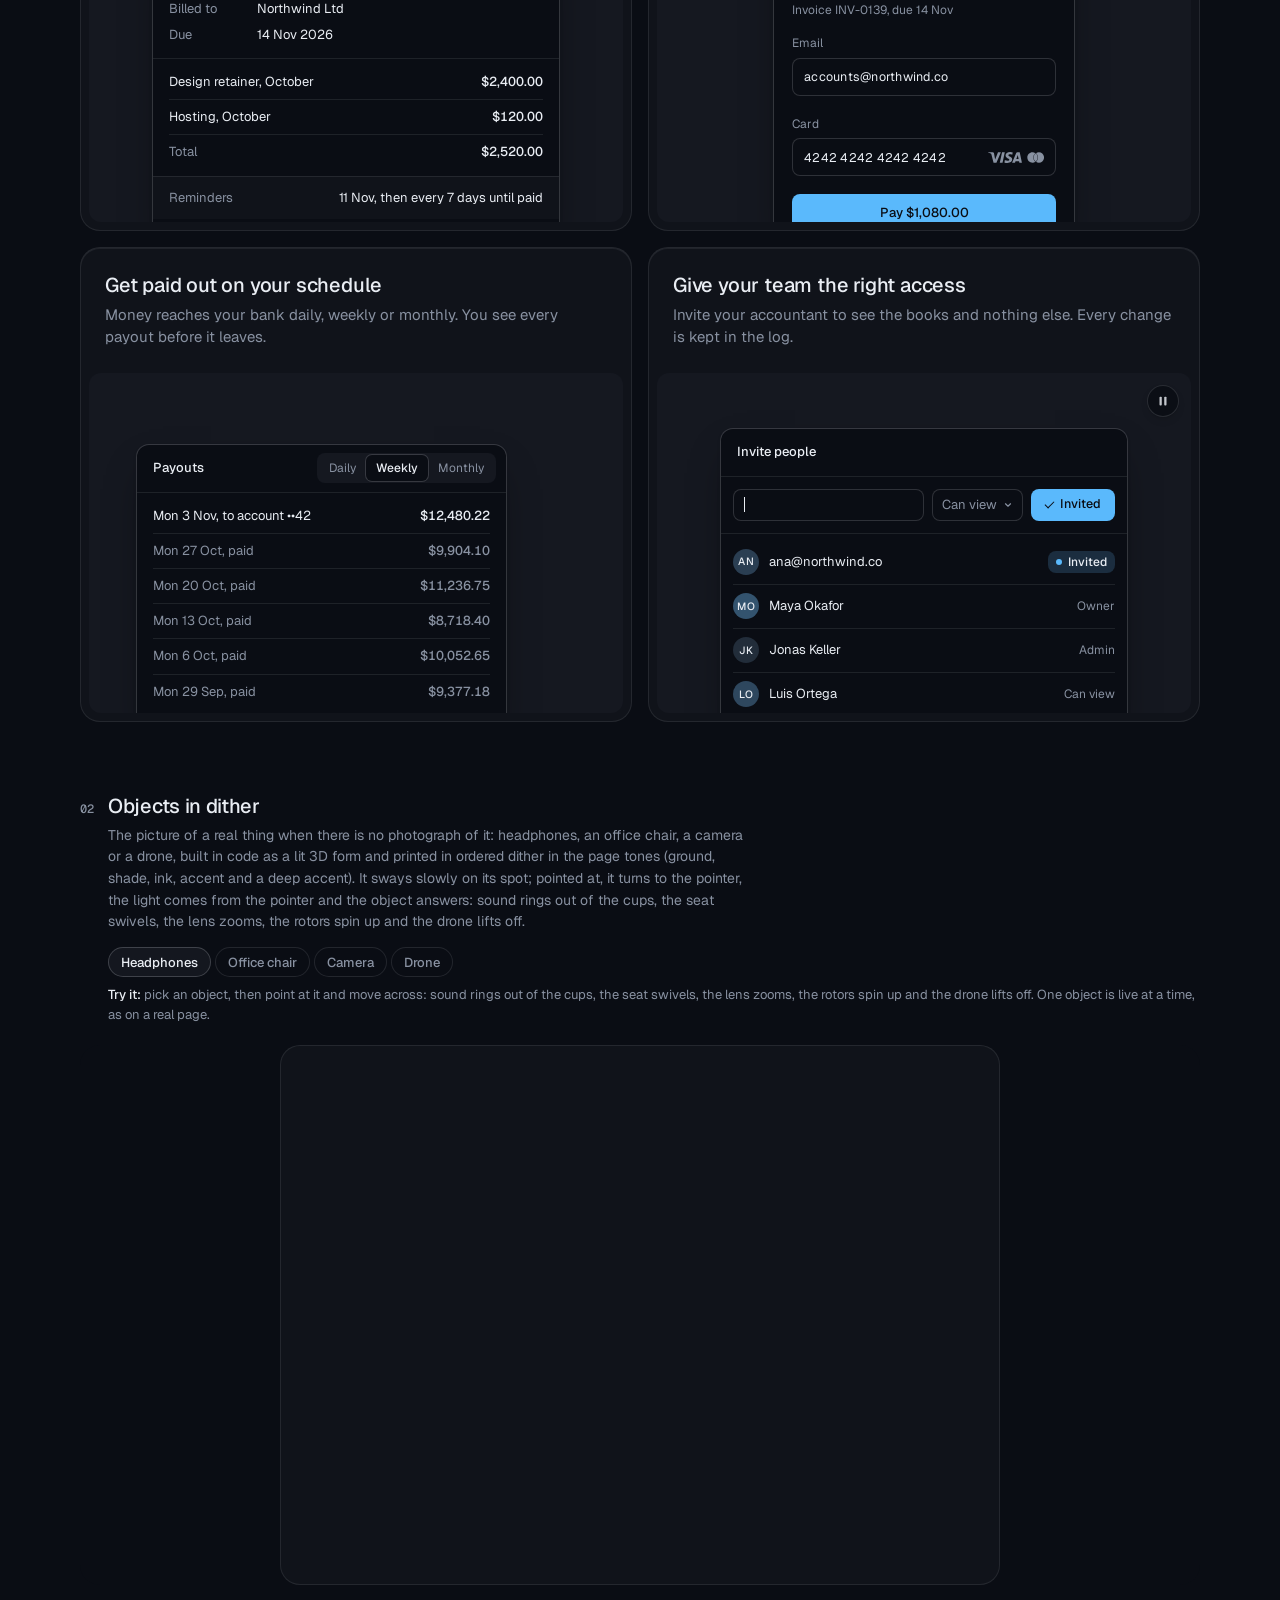
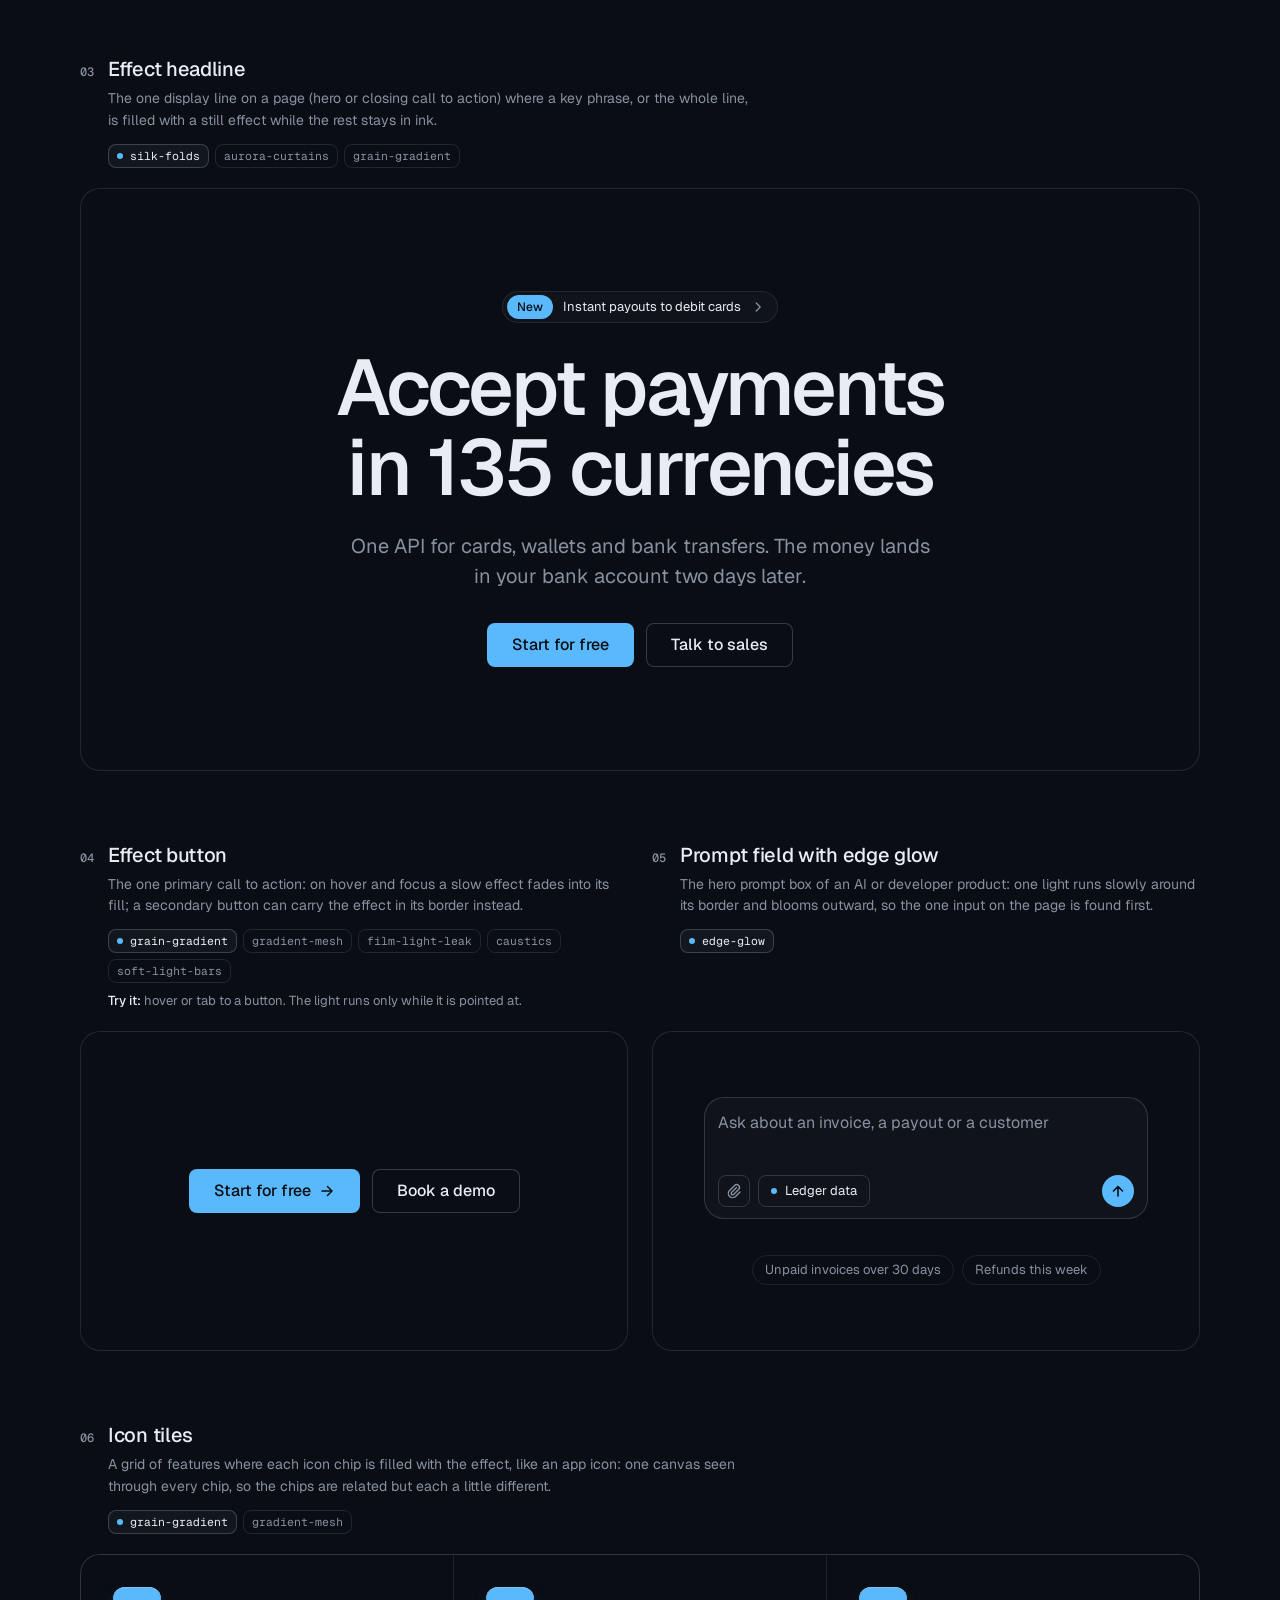
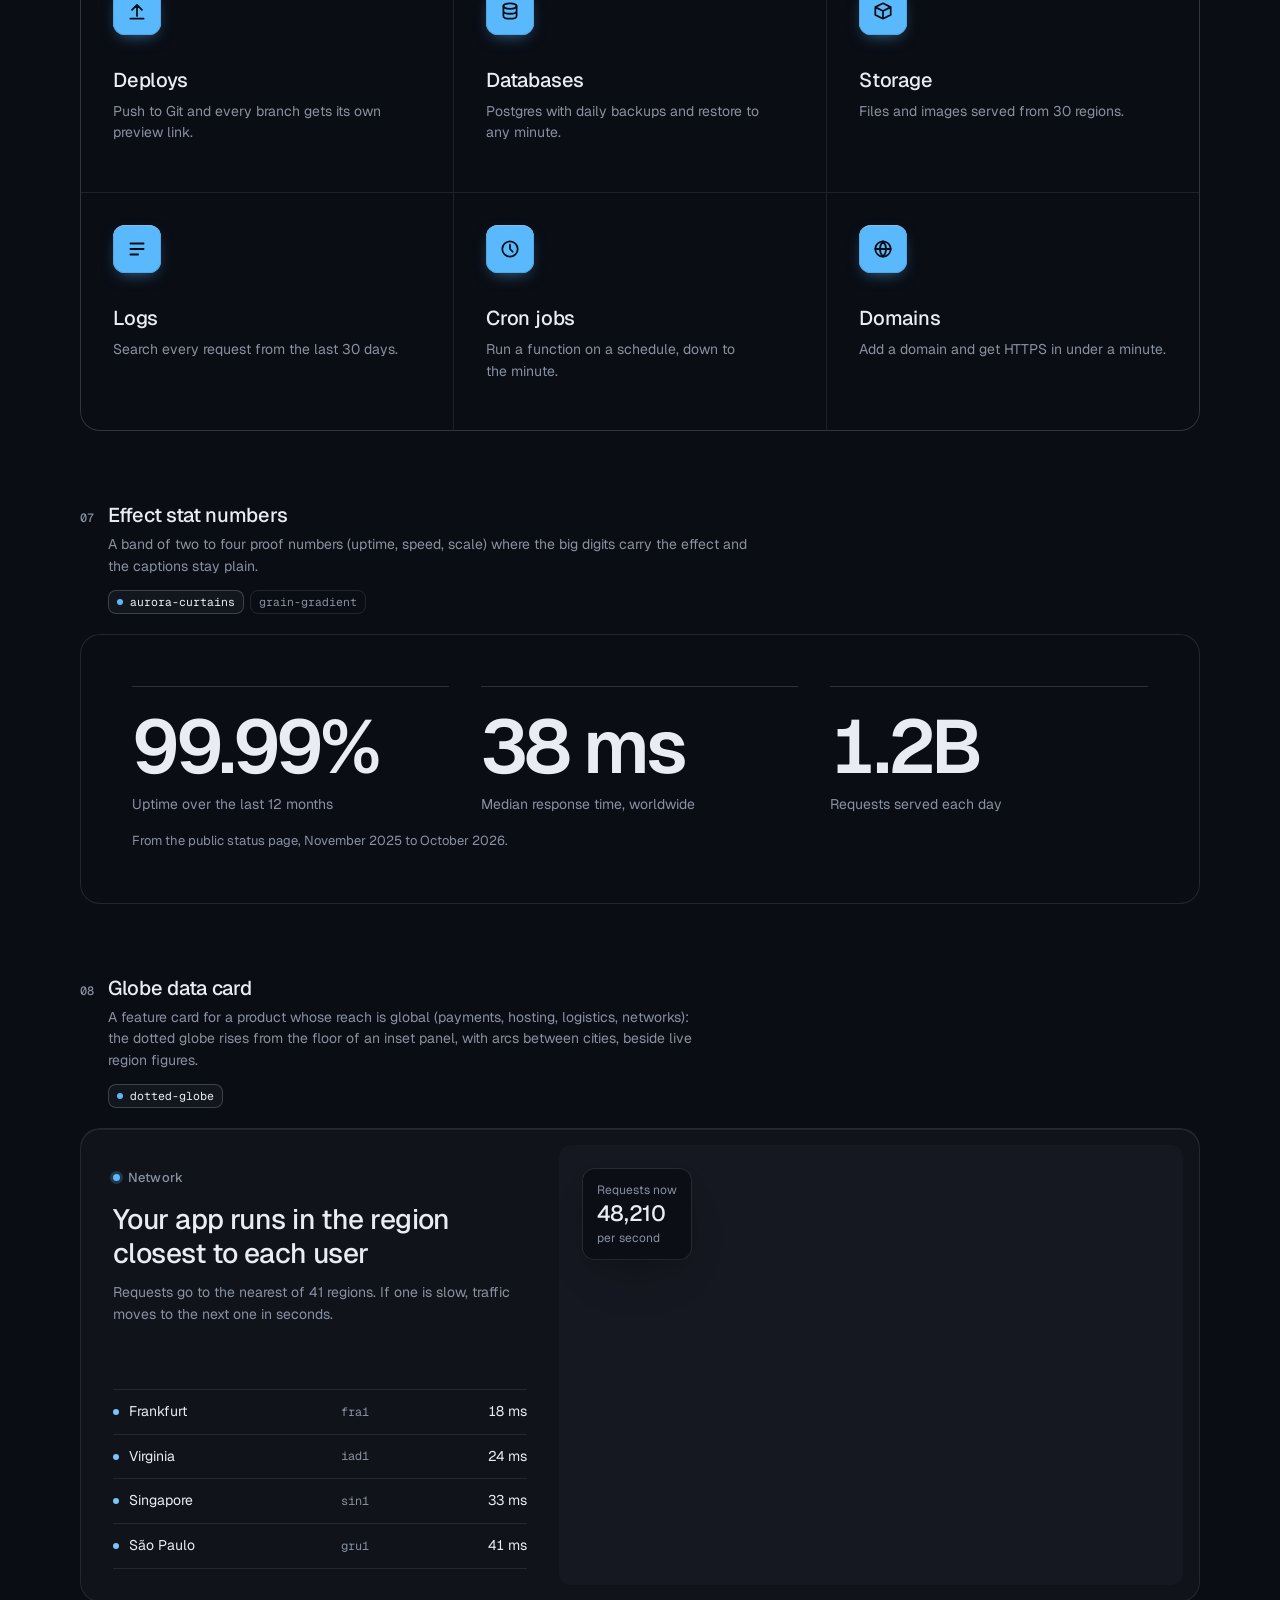
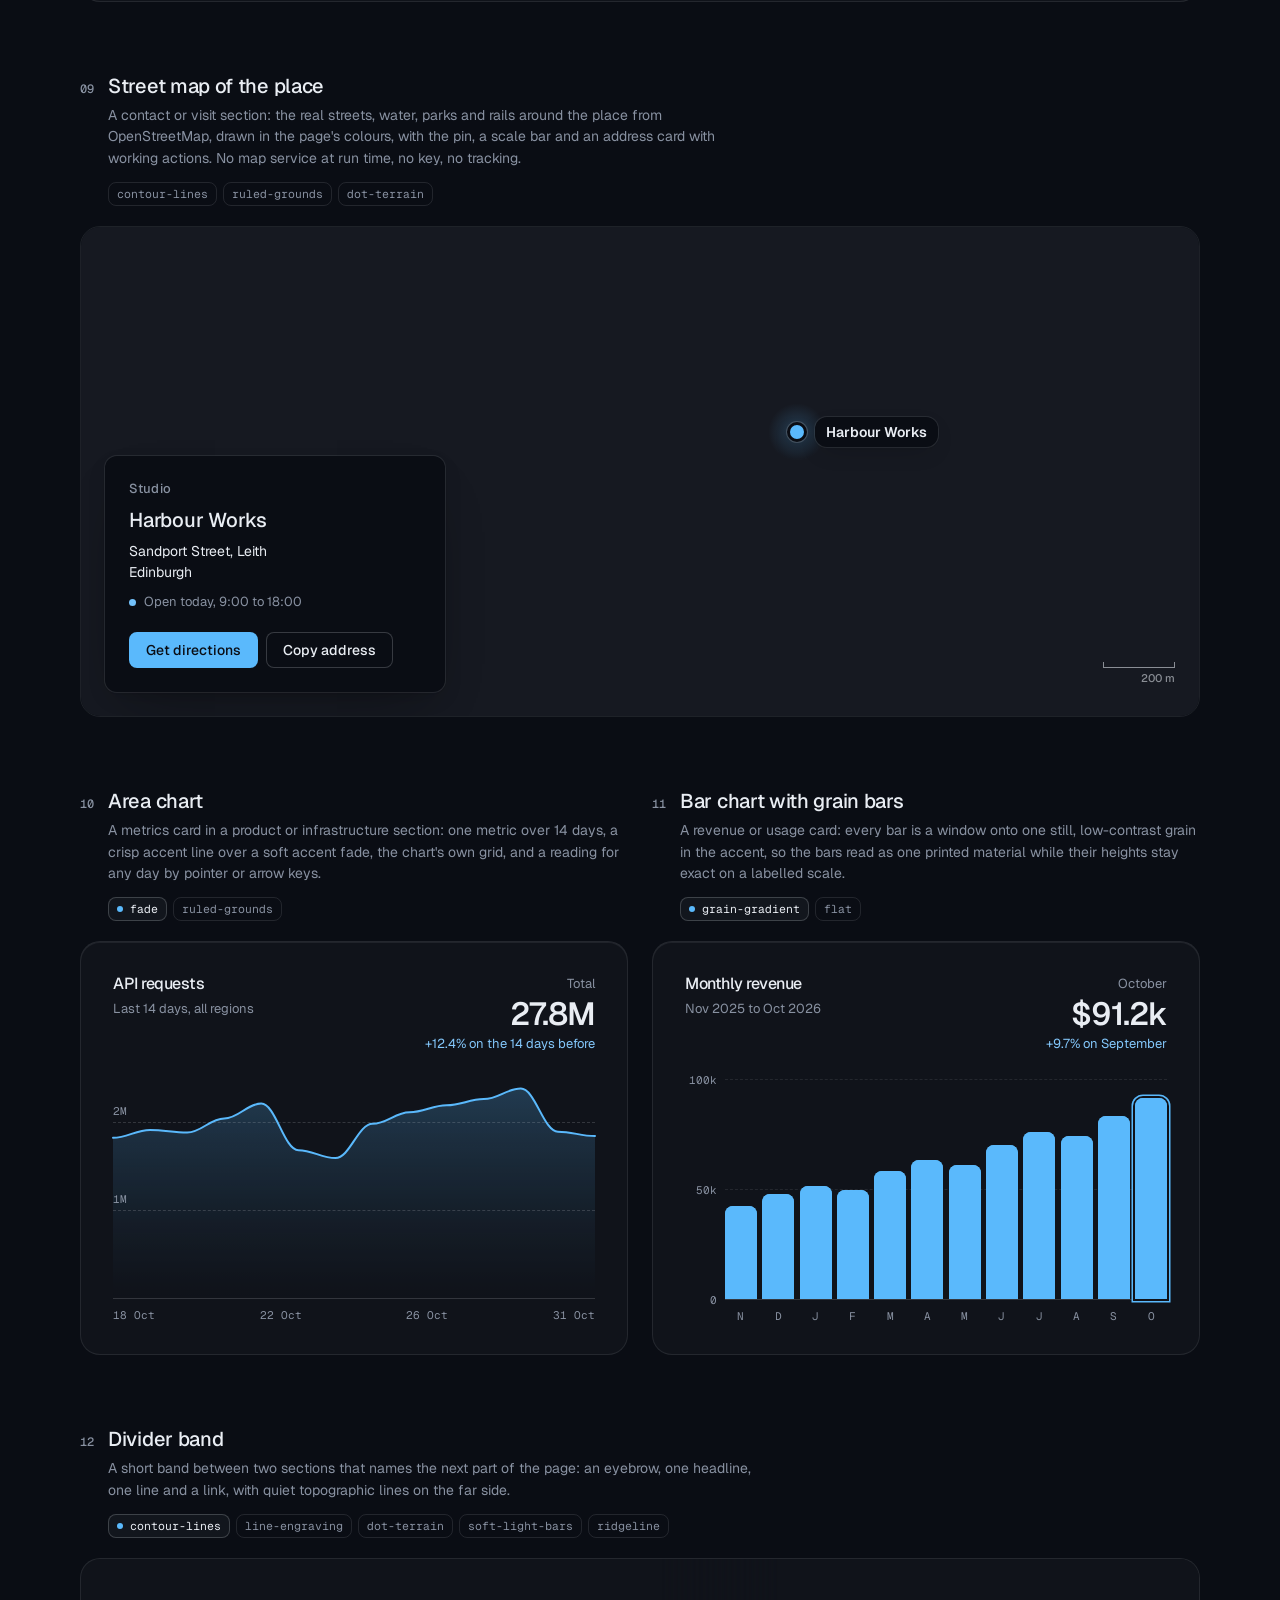
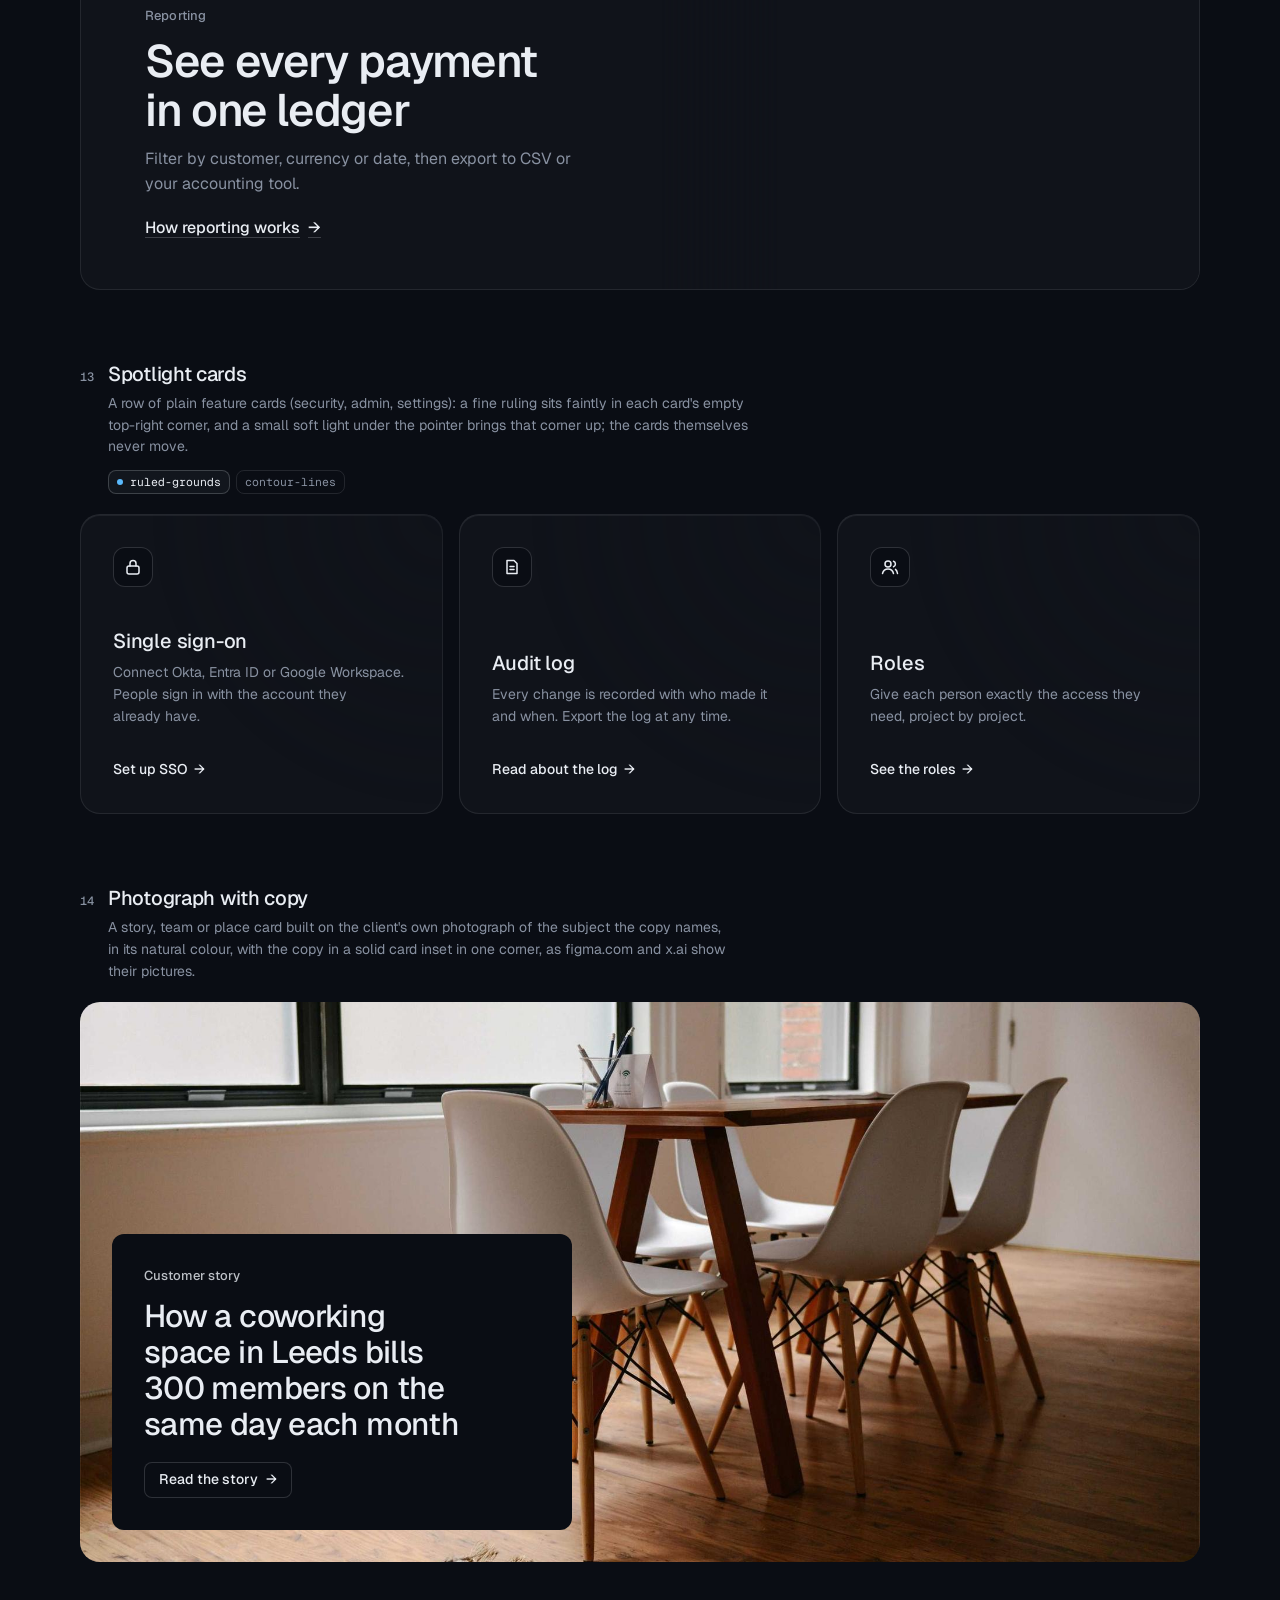
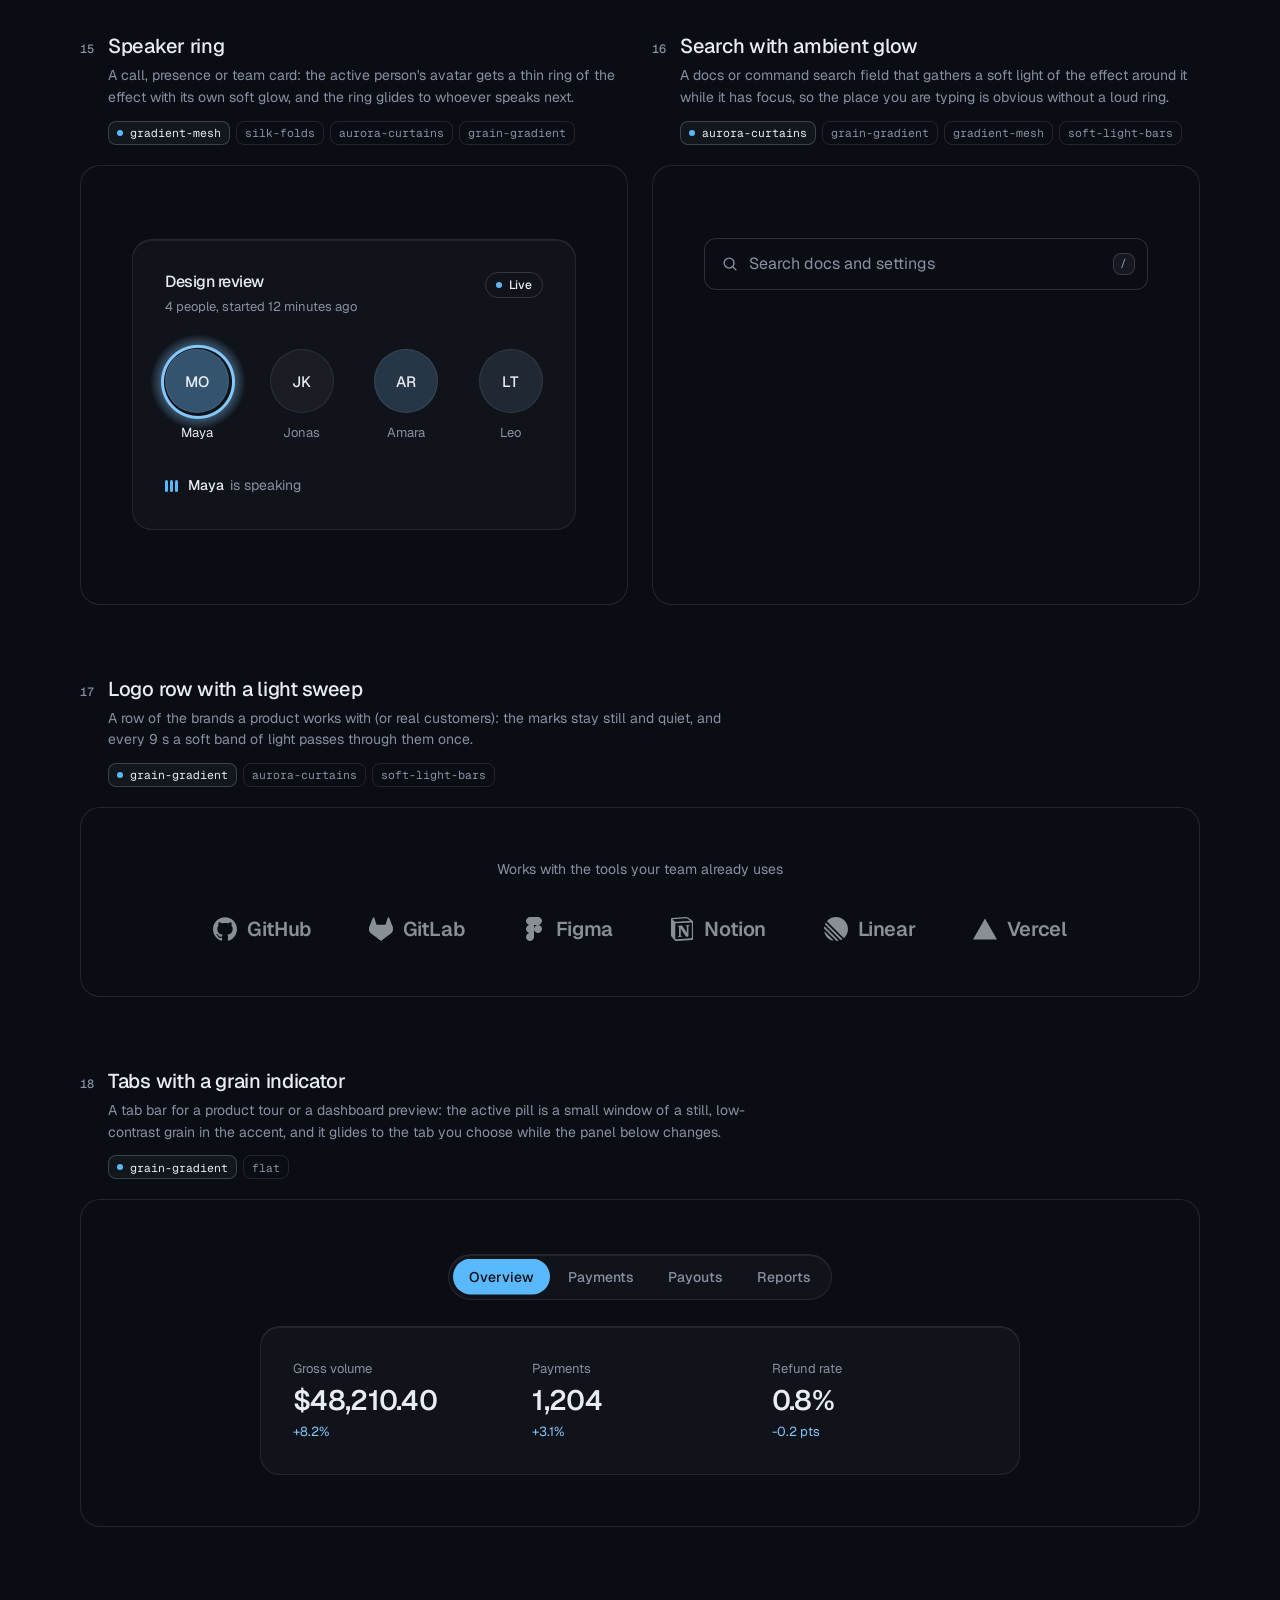
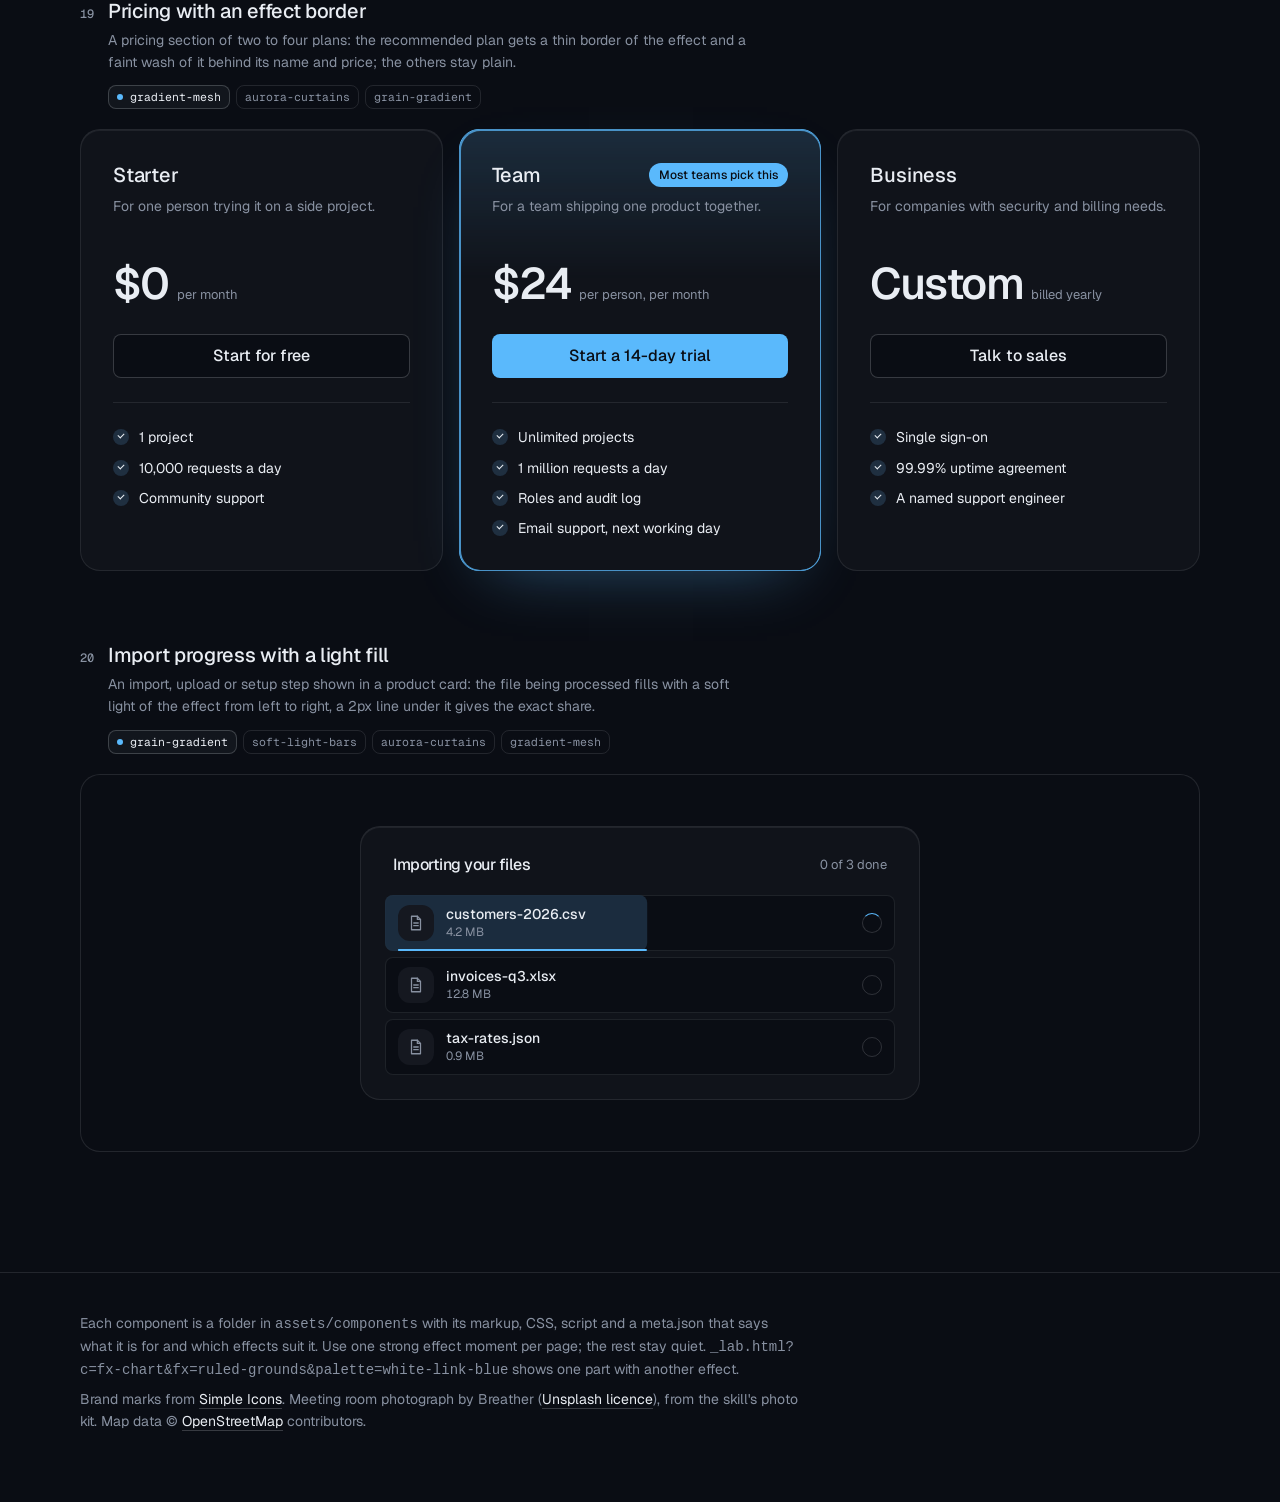
<file: assets/components/index.html>
<!doctype html>
<html lang="en" data-radius="soft">
<head>
<script>window.__tpGlMax = 16;   /* a gallery shows many live effects at once; a page of a site keeps the default 4 (fx.js) */</script>
<meta charset="utf-8">
<meta name="viewport" content="width=device-width, initial-scale=1">
<title>Effect components</title>
<link rel="preconnect" href="https://fonts.googleapis.com">
<link rel="preconnect" href="https://fonts.gstatic.com" crossorigin>
<link href="https://fonts.googleapis.com/css2?family=Geist:wght@100..900&family=Geist+Mono:wght@400..600&display=swap" rel="stylesheet">
<link rel="stylesheet" href="../system.css">
<link rel="stylesheet" href="./base.css">
<style>
  :root {
    --font-display: "Geist", system-ui, sans-serif;
    --font-text: "Geist", system-ui, sans-serif;
    --font-mono: "Geist Mono", ui-monospace, monospace;
    --display-weight: 560;
    --display-tracking: -0.03em;
    --container: 1200px;
  }
  body { min-height: 100vh; }
  .top {
    position: sticky; top: 0; z-index: 50; height: 64px; background: var(--bg);
    border-bottom: 1px solid var(--line);
  }
  .top .container { height: 100%; display: flex; align-items: center; justify-content: space-between; gap: 16px; }
  .brand { display: flex; align-items: center; gap: 10px; font-weight: 560; letter-spacing: -0.01em; }
  .brand small { font: 400 13px/1 var(--font-mono); color: var(--muted); }
  .top nav { display: flex; align-items: center; gap: 20px; }
  .top nav a.link { font-size: 14px; }
  .swatches { display: flex; gap: 4px; padding: 3px; border: 1px solid var(--line); border-radius: 999px; background: var(--bg); }
  .swatches button {
    width: 30px; height: 30px; border-radius: 999px; border: 0; padding: 0; cursor: pointer; position: relative;
    background: var(--sw-bg);
  }
  .swatches button::after {
    content: ""; position: absolute; inset: 9px; border-radius: 999px; background: var(--sw-accent);
    box-shadow: 0 0 0 1px color-mix(in oklab, var(--sw-ink) 25%, transparent);
  }
  .swatches button[aria-pressed="true"] { box-shadow: 0 0 0 2px var(--ink); }
  .swatches button:focus-visible { outline-offset: 3px; }

  .intro { padding-block: 64px 40px; display: grid; grid-template-columns: minmax(0, 6fr) minmax(0, 6fr); gap: 48px; align-items: end; }
  .intro h1 { font-size: clamp(34px, 2.2vw + 18px, 52px); line-height: 1.05; max-width: 15ch; }
  .intro p { margin-top: 16px; color: var(--muted); font-size: var(--t-body); line-height: 1.55; max-width: 52ch; }
  .index { display: flex; flex-wrap: wrap; gap: 6px; justify-content: flex-start; }
  @media (max-width: 1023px) { .intro { grid-template-columns: minmax(0, 1fr); gap: 28px; } }
  .index a {
    display: inline-flex; align-items: center; gap: 8px; height: 30px; padding: 0 11px; border-radius: 999px;
    border: 1px solid var(--line); font-size: 13px; color: var(--ink);
    transition: border-color var(--dur) var(--ease), background-color var(--dur) var(--ease);
  }
  .index a span { font-family: var(--font-mono); font-size: 11px; color: var(--muted); }
  .index a:hover { border-color: var(--line-strong); background: color-mix(in oklab, var(--ink) 4%, var(--bg)); }

  /* every part spans two rows of the list (its notes, its stage) as a subgrid, so the two parts of a
     half-width pair share one notes height and one stage height: their stages start and end level */
  .list { display: grid; grid-template-columns: repeat(2, minmax(0, 1fr)); column-gap: 24px; row-gap: 0; padding-bottom: 120px; }
  .sc { grid-column: 1 / -1; grid-row: span 2; display: grid; grid-template-rows: subgrid; row-gap: 20px; min-width: 0; scroll-margin-top: 88px; padding-top: 72px; }
  .sc:first-child { padding-top: 0; }
  .sc.is-half { grid-column: auto; }
  .sc.is-half .sc__stage:not(.is-center) { display: grid; }
  .sc__meta { display: grid; grid-template-columns: auto 1fr; column-gap: 14px; row-gap: 6px; align-items: baseline; align-content: start; }
  .sc__note { grid-column: 2; margin: 2px 0 0; font-size: 13px; color: var(--muted); }
  .sc__note::before { content: "Try it: "; color: var(--ink); font-weight: 500; }
  .sc__no { font: 500 12px/1 var(--font-mono); color: var(--muted); padding-top: 2px; }
  .sc__name { font: 500 20px/1.25 var(--font-text); letter-spacing: -0.015em; margin: 0; }
  .sc__for { grid-column: 2; color: var(--muted); font-size: 14px; line-height: 1.55; max-width: 72ch; margin: 0; }
  .sc__fx { grid-column: 2; display: flex; flex-wrap: wrap; gap: 6px; margin-top: 6px; }
  .sc__fx li {
    font: 400 11.5px/1 var(--font-mono); color: var(--muted); height: 24px; display: inline-flex; align-items: center;
    padding: 0 8px; border-radius: var(--r-sm); border: 1px solid var(--line);
  }
  .sc__fx li.is-on { color: var(--ink); border-color: var(--line-strong); background: color-mix(in oklab, var(--ink) 5%, var(--bg)); }
  .sc__fx li.is-on::before { content: ""; width: 6px; height: 6px; border-radius: 99px; background: var(--accent); margin-right: 7px; }
  .sc__stage {
    position: relative; min-width: 0; border: 1px solid var(--line); border-radius: var(--r-lg);
    padding: clamp(20px, 4vw, 56px); background: var(--bg);
  }
  .sc__stage.is-tall { padding-block: clamp(56px, 8vw, 120px); }
  .sc__stage.is-flush { padding: 0; border: 0; }
  .sc__stage.is-center { display: grid; place-items: center; min-height: 320px; }
  /* one object, at a size a page would give it */
  #fx-dither-object .sc__stage { display: grid; justify-items: center; }
  #fx-dither-object .cx-obj { width: min(100%, 720px); }
  .sc__pick { grid-column: 2; display: flex; flex-wrap: wrap; gap: 4px; margin-top: 8px; }
  .sc__pick button {
    height: 30px; padding: 0 12px; border-radius: 999px; border: 1px solid var(--line); background: var(--bg);
    font: 500 13px/1 var(--font-text); color: var(--muted); cursor: pointer;
  }
  .sc__pick button:hover { color: var(--ink); border-color: var(--line-strong); }
  .sc__pick button[aria-pressed="true"] { color: var(--ink); border-color: var(--line-strong); background: color-mix(in oklab, var(--ink) 6%, var(--bg)); }
  /* the search list opens below its field: leave it room inside the frame */
  #fx-search .sc__stage { min-height: 440px; place-items: start center; padding-top: 72px; }
  .sc__stage:empty::after { content: "Loading"; color: var(--muted); font-size: 13px; }

  .foot { border-top: 1px solid var(--line); padding: 40px 0 64px; color: var(--muted); font-size: 14px; }
  .foot p { max-width: 80ch; margin: 0 0 8px; }
  .foot a { color: var(--ink); text-decoration: underline; text-decoration-color: var(--line-strong); text-underline-offset: 4px; }

  @media (max-width: 899px) {
    .list { grid-template-columns: minmax(0, 1fr); }
    .sc.is-half { grid-column: 1 / -1; }
    .top nav a.link { display: none; }
  }
  @media (max-width: 639px) {
    .intro { padding-block: 48px 32px; }
    .sc { padding-top: 48px; }
    .sc__meta { grid-template-columns: 1fr; }
    .sc__no { display: none; }
    .sc__for, .sc__fx, .sc__note, .sc__pick { grid-column: 1; }
    .sc__stage.is-center { min-height: 240px; }
    .brand small { display: none; }
  }
</style>
</head>
<body>
<header class="top">
  <div class="container">
    <div class="brand">Effect components <small id="count"></small></div>
    <nav aria-label="Palette and links">
      <a class="link" href="../effects/gallery.html">Effects library</a>
      <div class="swatches" id="swatches" role="group" aria-label="Page palette"></div>
    </nav>
  </div>
</header>

<main>
  <section class="intro container">
    <div>
      <h1>Effects as parts of the page, not only behind it</h1>
      <p id="lede">Feature cards, real objects drawn in dither, type, numbers, buttons, borders, icons, a street map of the real place, a globe, charts and a photograph in its own colours. Every part takes its colours from the page palette: switch it at the top right. Parts that loop have a pause button.</p>
    </div>
    <nav class="index" id="index" aria-label="Components"></nav>
  </section>
  <div class="container list" id="list"></div>
</main>

<footer class="foot">
  <div class="container">
    <p>Each component is a folder in <code>assets/components</code> with its markup, CSS, script and a meta.json that says what it is for and which effects suit it. Use one strong effect moment per page; the rest stay quiet. <code>_lab.html?c=fx-chart&amp;fx=ruled-grounds&amp;palette=white-link-blue</code> shows one part with another effect.</p>
    <p>Brand marks from <a href="https://simpleicons.org/">Simple Icons</a>. Meeting room photograph by Breather (<a href="https://unsplash.com/photos/DEdM9Vs6s8w">Unsplash licence</a>), from the skill's photo kit. Map data © <a href="https://www.openstreetmap.org/copyright">OpenStreetMap</a> contributors.</p>
  </div>
</footer>

<script type="module">
  import fx from '../effects/fx.js';

  // component id, layout and stage style, in page order
  const COMPONENTS = [
    { id: 'fx-feature-card', stage: 'is-flush' },
    { id: 'fx-dither-object', stage: 'is-flush', note: 'pick an object, then point at it and move across: sound rings out of the cups, the seat swivels, the lens zooms, the rotors spin up and the drone lifts off. One object is live at a time, as on a real page.' },
    { id: 'fx-headline', stage: 'is-tall' },
    { id: 'fx-button', half: true, stage: 'is-center', note: 'hover or tab to a button. The light runs only while it is pointed at.' },
    { id: 'fx-prompt', half: true, stage: 'is-center' },
    { id: 'fx-icon-tiles', stage: 'is-flush' },
    { id: 'fx-stat' },
    { id: 'fx-globe', stage: 'is-flush' },
    { id: 'fx-map', stage: 'is-flush' },
    { id: 'fx-chart', half: true, stage: 'is-flush' },
    { id: 'fx-bars', half: true, stage: 'is-flush' },
    { id: 'fx-band', stage: 'is-flush' },
    { id: 'fx-spotlight', stage: 'is-flush' },
    { id: 'fx-photo', stage: 'is-flush' },
    { id: 'fx-avatar', half: true, stage: 'is-center' },
    { id: 'fx-search', half: true, stage: 'is-center' },
    { id: 'fx-logos' },
    { id: 'fx-tabs' },
    { id: 'fx-pricing', stage: 'is-flush' },
    { id: 'fx-progress', stage: 'is-center' },
  ];

  const PALETTES = [
    { id: 'blue-black-cornflower', name: 'Night, cornflower', bg: '#0a0d14', surface: '#131824', ink: '#e9edf3', muted: '#8891a1', accent: '#5ab9fc', accentInk: '#0a0d14' },
    { id: 'graphite-safety-orange', name: 'Graphite, orange', bg: '#18191b', surface: '#222427', ink: '#eff0f1', muted: '#9c9ea3', accent: '#ff4a1f', accentInk: '#18191b' },
    { id: 'white-link-blue', name: 'White, blue', bg: '#ffffff', surface: '#f4f4f4', ink: '#111111', muted: '#6b6b6b', accent: '#1a4be0', accentInk: '#ffffff' },
    { id: 'moss-sand', name: 'Sand, moss', bg: '#ddd6c6', surface: '#d2cab8', ink: '#2a2a26', muted: '#59574e', accent: '#4f6238', accentInk: '#ffffff' },
    { id: 'cobalt-field', name: 'Cobalt field', bg: '#0034eb', surface: '#002fd6', ink: '#ffffff', muted: '#dfe4f2', accent: '#e9e34a', accentInk: '#111111' },
  ];

  const q = new URLSearchParams(location.search);
  if (q.has('time')) fx.setClock(+q.get('time'));
  if (q.has('fallback')) fx.config.forceFallback = true;
  const only = q.get('only') ? q.get('only').split(',') : null;
  const list = document.getElementById('list');
  const index = document.getElementById('index');
  const swatches = document.getElementById('swatches');

  /*
    The budget: a laptop's integrated GPU shares its memory with everything else, so this page never
    holds more than 4 live WebGL contexts. A part is started when it comes near the viewport and
    destroyed when it leaves it; still parts draw once and free their context; fx.js frees any idle
    off-screen context past 4. liveGL() counts the contexts that are open right now.
  */
  fx.config.maxLive = 4;
  const contexts = new Set();
  let peakGL = 0;
  const getContext = HTMLCanvasElement.prototype.getContext;
  HTMLCanvasElement.prototype.getContext = function (type, ...rest) {
    const c = getContext.call(this, type, ...rest);
    if (c && /webgl/i.test(type) && !contexts.has(c)) { contexts.add(c); peakGL = Math.max(peakGL, liveGL()); }
    return c;
  };
  function liveGL() {
    for (const c of contexts) if (c.isContextLost()) contexts.delete(c);
    return contexts.size;
  }

  // the dither object: one live at a time, switched here (a real page shows one object)
  const OBJECTS = {
    headphones: ['Headphones', 'Over-ear, wireless'],
    chair: ['Office chair', 'Swivel seat on five castors'],
    camera: ['Camera', 'Mirrorless, with a zoom lens'],
    drone: ['Drone', 'Four rotors and a camera'],
  };
  let object = OBJECTS[q.get('object')] ? q.get('object') : 'headphones';
  // print (ordered dither, the default) or studio (a smooth shaded render: no picker until it is anti-aliased; ?render=studio)
  let render = q.get('render') === 'studio' ? 'studio' : 'print';

  function applyPalette(p) {
    const c = fx.color;
    const action = c.contrast(p.accent, p.bg) >= 2.2 ? p.accent : p.ink;
    const actionInk = action === p.accent ? p.accentInk : p.bg;
    const s = document.documentElement.style;
    const set = (k, v) => s.setProperty(k, v);
    set('--p-bg', p.bg); set('--p-surface', p.surface); set('--p-ink', p.ink); set('--p-muted', p.muted);
    set('--p-accent', p.accent); set('--p-accent-ink', p.accentInk); set('--p-action', action); set('--p-action-ink', actionInk);
    document.documentElement.style.colorScheme = c.isDark(p.bg) ? 'dark' : 'light';
    for (const b of swatches.children) b.setAttribute('aria-pressed', String(b.dataset.id === p.id));
  }

  async function load(entry) {
    const base = `./${entry.id}/`;
    const [meta, html, mod] = await Promise.all([
      fetch(base + 'meta.json').then(r => (r.ok ? r.json() : null)),
      fetch(base + 'component.html').then(r => (r.ok ? r.text() : null)),
      import(base + 'component.js').catch(err => { console.warn(entry.id, err); return null; }),
    ]).catch(() => [null, null, null]);
    if (!meta || !html || !mod) return null;
    const link = document.createElement('link');
    link.rel = 'stylesheet';
    link.href = base + 'component.css';
    document.head.append(link);
    await new Promise(r => { link.onload = link.onerror = r; });
    return { ...entry, meta, html, mod };
  }

  function section(e, n) {
    const s = document.createElement('section');
    s.className = 'sc' + (e.half ? ' is-half' : '');
    s.id = e.id;
    const fxList = (e.meta.effects || []).map(id => `<li class="${id === e.meta.default ? 'is-on' : ''}">${id}</li>`).join('');
    const pick = e.id === 'fx-dither-object'
      ? `<div class="sc__pick" role="group" aria-label="Object">${Object.keys(OBJECTS).map(k => `<button type="button" data-object="${k}" aria-pressed="${k === object}">${OBJECTS[k][0]}</button>`).join('')}</div>`
      : '';
    s.innerHTML = `
      <div class="sc__meta">
        <span class="sc__no">${String(n).padStart(2, '0')}</span>
        <h2 class="sc__name">${e.meta.name}</h2>
        <p class="sc__for">${e.meta.for}</p>
        ${fxList ? `<ul class="sc__fx" aria-label="Effects that suit it">${fxList}</ul>` : ''}
        ${pick}
        ${e.note ? `<p class="sc__note">${e.note}</p>` : ''}
      </div>
      <div class="sc__stage ${e.stage || ''}"></div>`;
    return s;
  }

  // the markup is placed at once (the page keeps its full height); the scripts run only near the viewport
  function markup(e) {
    const stage = e.section.querySelector('.sc__stage');
    stage.innerHTML = e.html;
    if (e.id === 'fx-dither-object') {
      const fig = stage.querySelector('.cx-obj');
      fig.dataset.cxObject = object;
      if (render === 'studio') fig.dataset.cxRender = 'studio'; else delete fig.dataset.cxRender;
      fig.querySelector('.cx-obj__stage').removeAttribute('aria-label');
    }
    return stage;
  }
  function start(e) {
    if (e.ctrl) return;
    const stage = markup(e);
    try { e.ctrl = e.mod.default(stage.firstElementChild || stage) || { destroy() {} }; } catch (err) { console.error(e.id, err); e.ctrl = { destroy() {} }; }
  }
  function stop(e) {
    if (!e.ctrl) return;
    try { e.ctrl.destroy?.(); } catch (err) { console.warn(e.id, err); }
    fx.unmountAll(e.section);
    e.ctrl = null;
  }

  function setPalette(p, entries) {
    entries.forEach(stop);
    applyPalette(p);
    try { localStorage.setItem('cx-palette', p.id); } catch (_) {}
    requestAnimationFrame(() => entries.forEach(e => (e.near ? start(e) : markup(e))));
  }

  let saved = null;
  try { saved = localStorage.getItem('cx-palette'); } catch (_) {}
  const first = PALETTES.find(p => p.id === q.get('palette')) || PALETTES.find(p => p.id === saved) || PALETTES[0];
  for (const p of PALETTES) {
    const b = document.createElement('button');
    b.type = 'button';
    b.dataset.id = p.id;
    b.title = p.name;
    b.setAttribute('aria-label', p.name);
    b.style.setProperty('--sw-bg', p.bg);
    b.style.setProperty('--sw-accent', p.accent);
    b.style.setProperty('--sw-ink', p.ink);
    swatches.append(b);
  }
  applyPalette(first);

  const wanted = COMPONENTS.filter(c => !only || only.includes(c.id));
  const entries = (await Promise.all(wanted.map(load))).filter(Boolean);
  document.getElementById('count').textContent = `${entries.length} parts`;
  entries.forEach((e, i) => {
    e.section = section(e, i + 1);
    list.append(e.section);
    markup(e);
    const a = document.createElement('a');
    a.href = '#' + e.id;
    a.innerHTML = `<span>${String(i + 1).padStart(2, '0')}</span>${e.meta.name}`;
    index.append(a);
  });
  await document.fonts.ready;
  const near = new IntersectionObserver(seen => {
    for (const en of seen) {
      const e = entries.find(x => x.section === en.target);
      if (!e) continue;
      e.near = en.isIntersecting;
      if (e.near) start(e); else stop(e);
    }
  }, { rootMargin: '10% 0px' });
  entries.forEach(e => near.observe(e.section));
  setTimeout(() => { document.documentElement.dataset.ready = '1'; }, 1500);

  swatches.addEventListener('click', ev => {
    const b = ev.target.closest('button');
    if (!b) return;
    const p = PALETTES.find(x => x.id === b.dataset.id);
    if (p) setPalette(p, entries);
  });
  list.addEventListener('click', ev => {
    const b = ev.target.closest('[data-object], [data-render]');
    if (!b || !(OBJECTS[b.dataset.object] || b.dataset.render)) return;
    if (b.dataset.render) render = b.dataset.render; else object = b.dataset.object;
    b.parentElement.querySelectorAll('button').forEach(x => x.setAttribute('aria-pressed', String(x === b)));
    const e = entries.find(x => x.id === 'fx-dither-object');
    stop(e);
    if (e.near) start(e); else markup(e);
  });
  window.__cx = {
    entries,
    setPalette: id => setPalette(PALETTES.find(p => p.id === id), entries),
    setObject: k => list.querySelector(`[data-object="${k}"]`)?.click(),
    gl: () => ({ live: liveGL(), peak: peakGL, started: entries.filter(e => e.ctrl).map(e => e.id) }),
  };
</script>

</body>
</html>
</file>
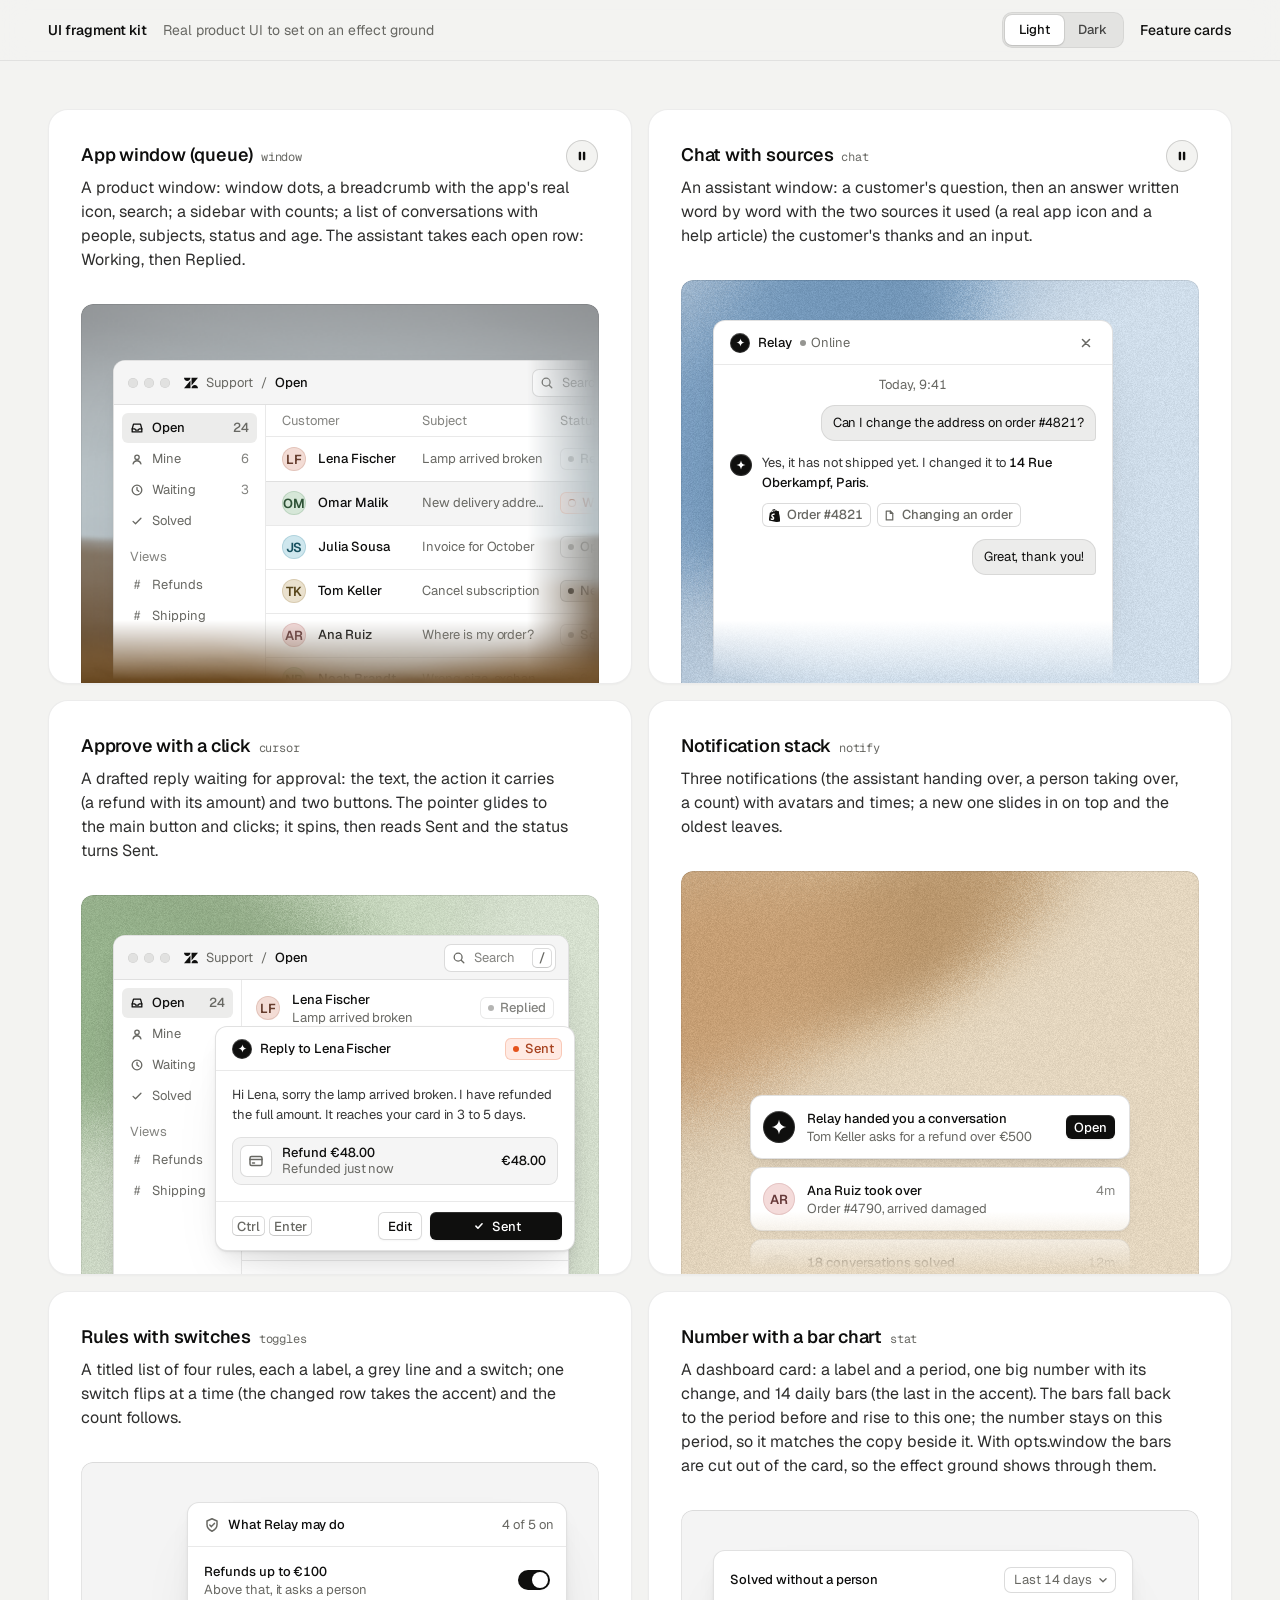
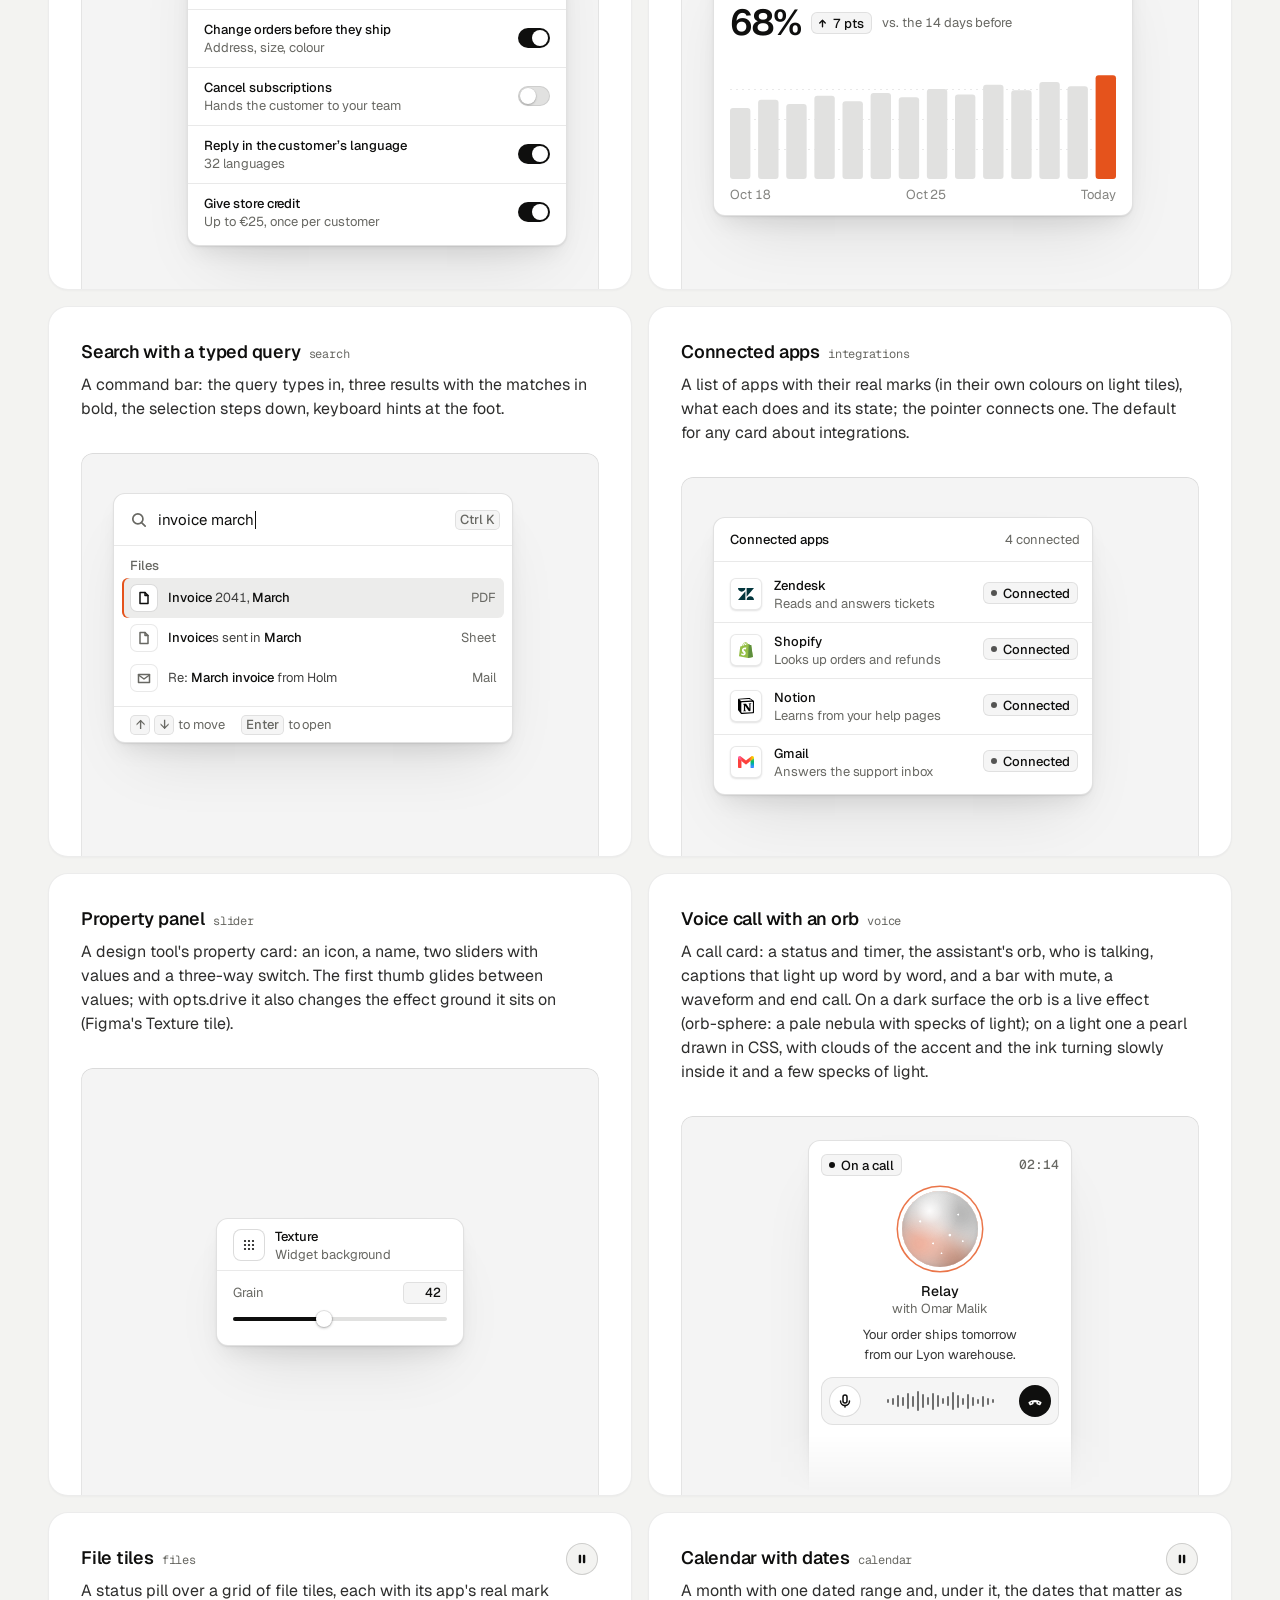
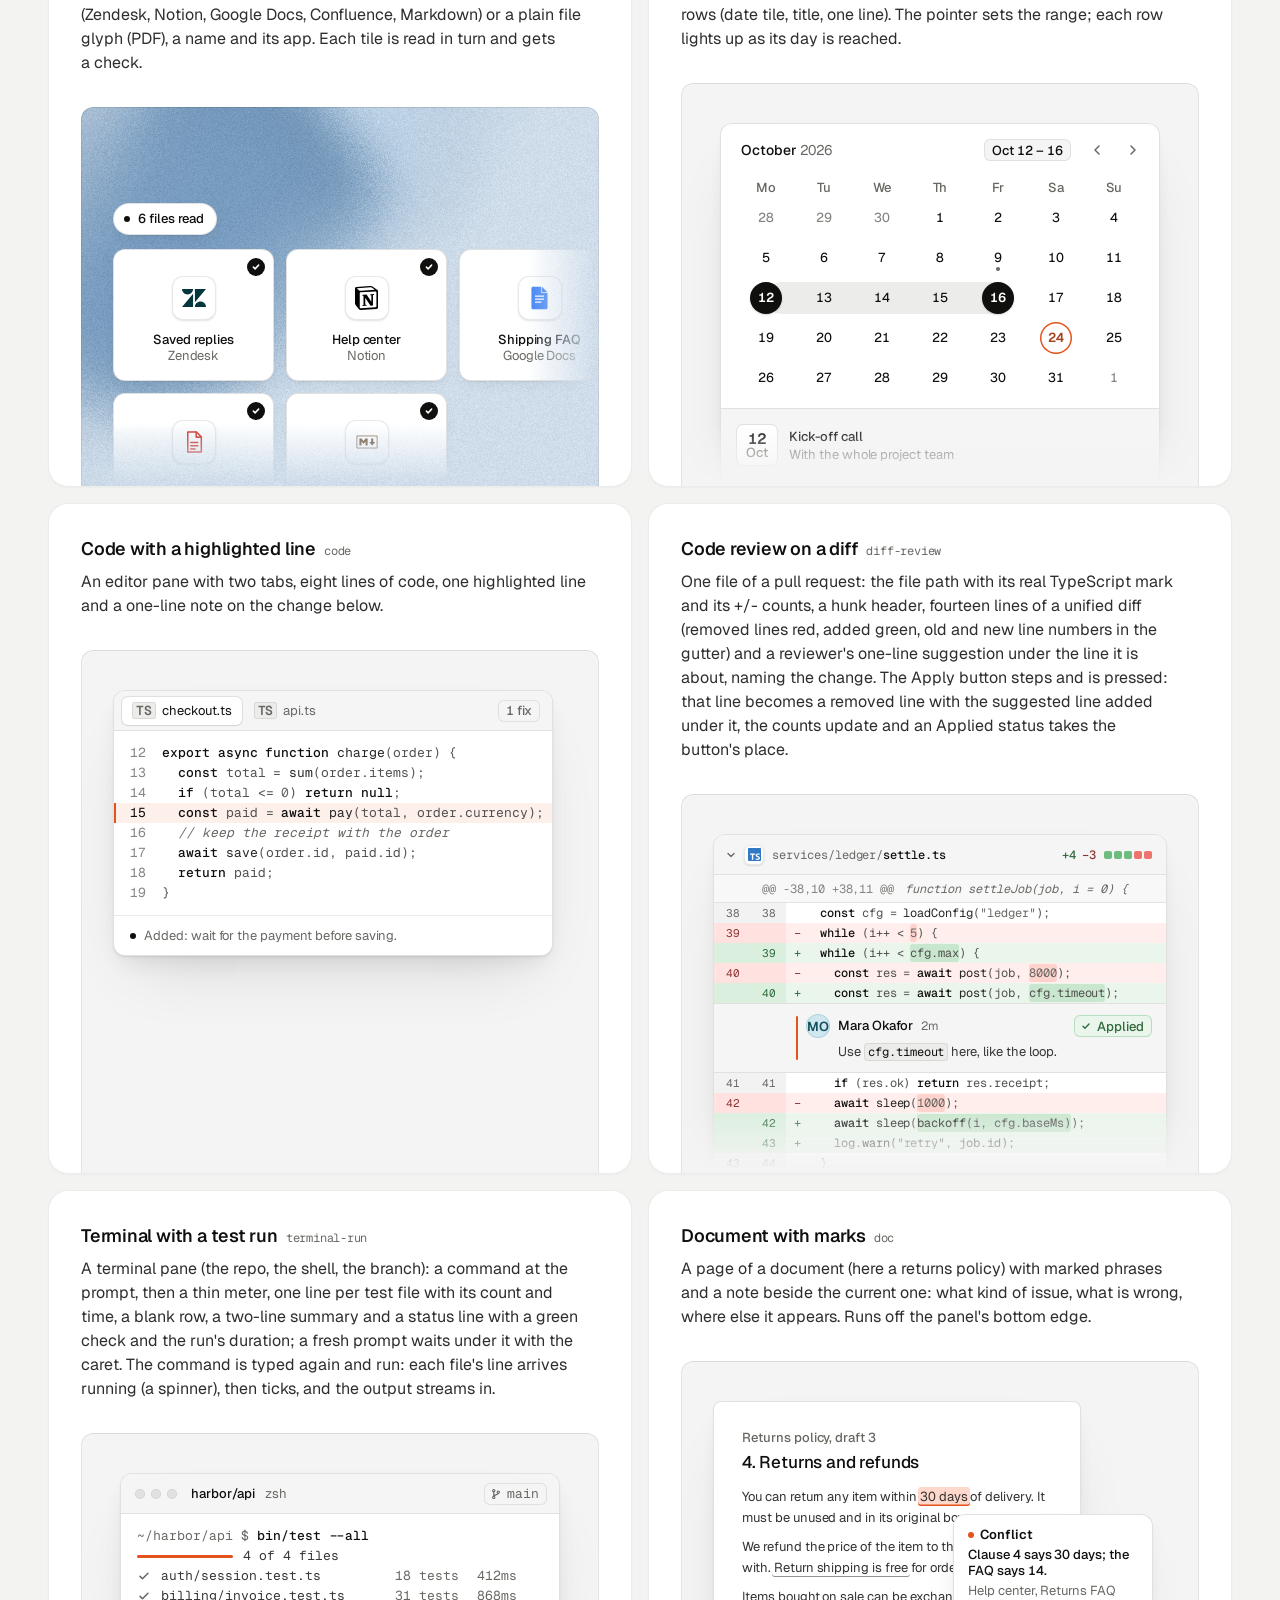
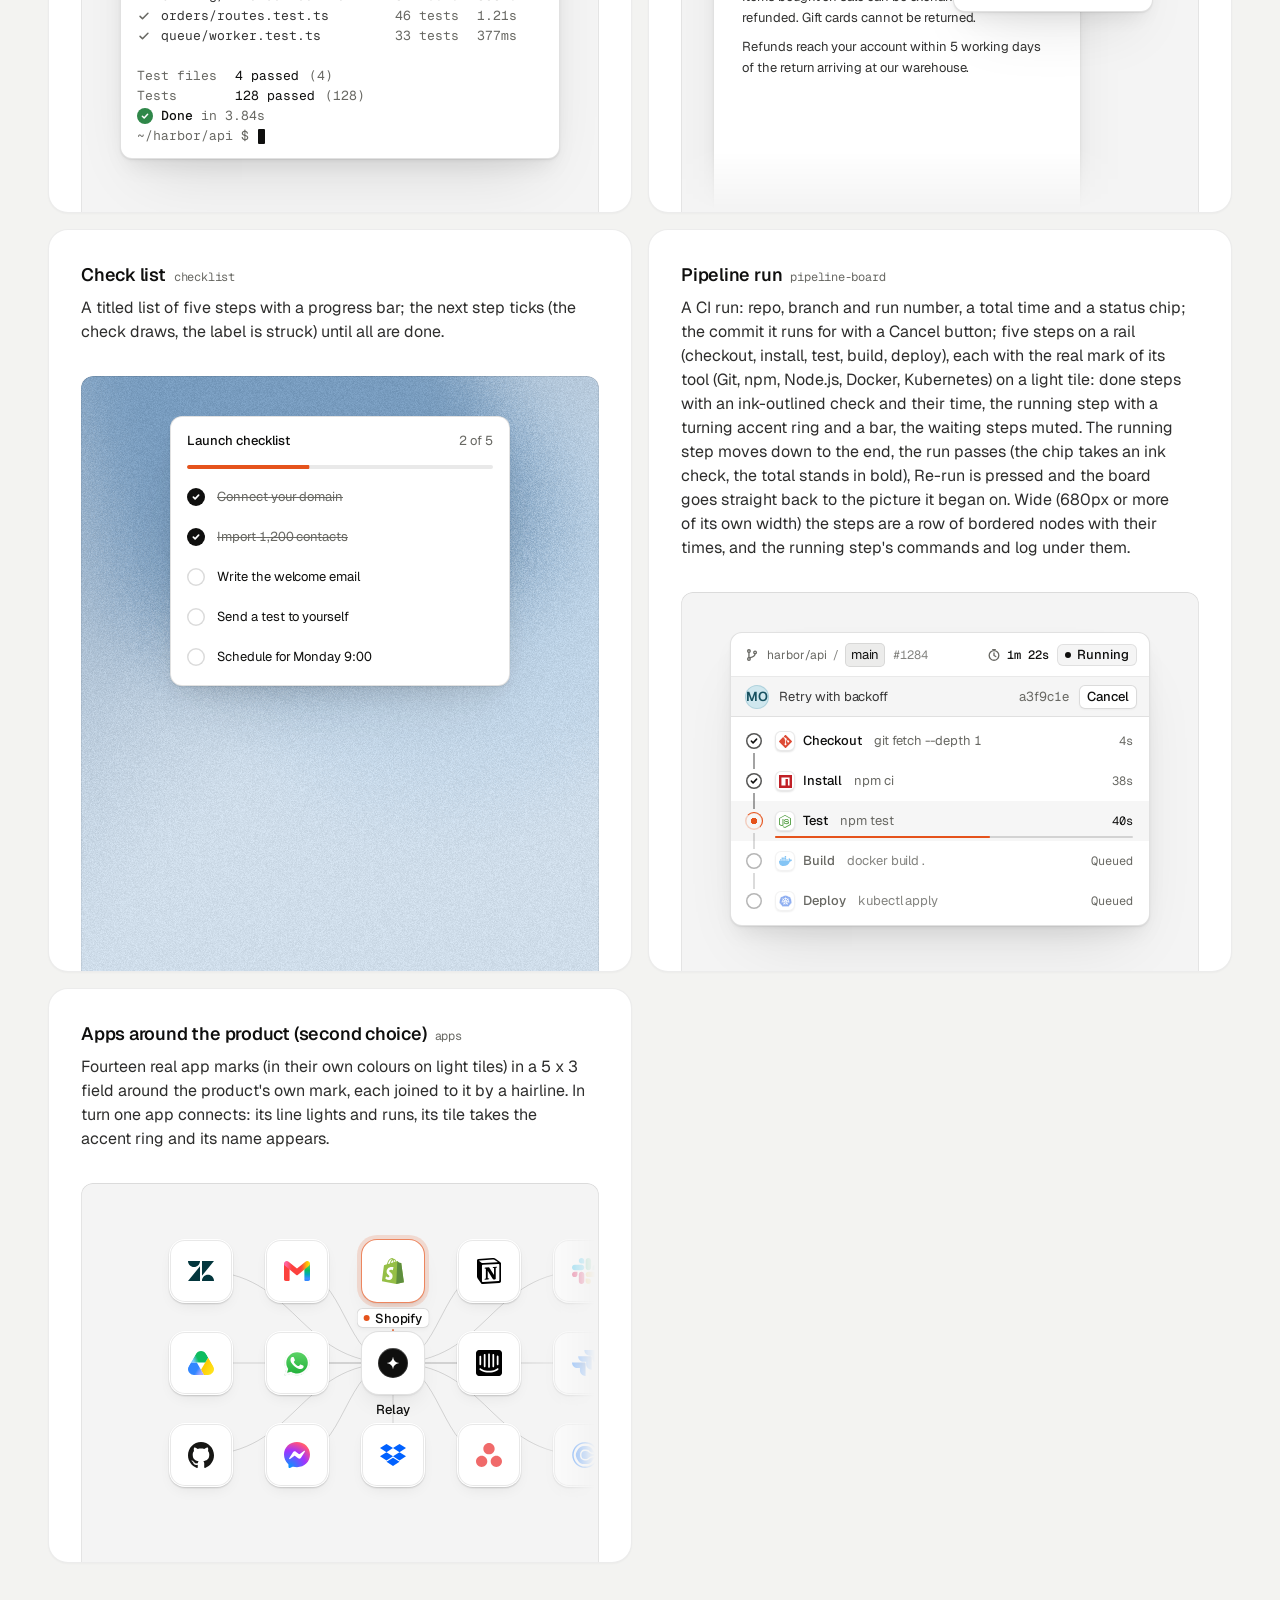
<file: assets/ui/index.html>
<!doctype html>
<html lang="en" data-theme="light">
<head>
<script>window.__tpGlMax = 16;   /* a gallery shows many live effects at once; a page of a site keeps the default 4 (fx.js) */</script>
<meta charset="utf-8">
<meta name="viewport" content="width=device-width, initial-scale=1">
<title>UI fragment kit</title>
<meta name="description" content="Nineteen pieces of real product UI from the taste-skill kit, each on an effect ground in a feature card.">
<link rel="preconnect" href="https://fonts.googleapis.com">
<link rel="preconnect" href="https://fonts.gstatic.com" crossorigin>
<link href="https://fonts.googleapis.com/css2?family=Geist:wght@300..700&family=Geist+Mono:wght@400;500&display=swap" rel="stylesheet">
<link rel="stylesheet" href="base.css">
<link rel="stylesheet" href="cards.css">
<style>
  :root { --font-text: "Geist", system-ui, sans-serif; --font-display: "Geist", system-ui, sans-serif; --font-mono: "Geist Mono", ui-monospace, monospace; }
  [data-theme="light"] { --bg: #f3f3f1; --card: #ffffff; --ink: #0f0f0e; --muted: #686863; --accent: #e5531c; --accent-ink: #ffffff; --g-bg: #e9e8e4; --g-surface: #f6f5f2; --frag: #ffffff; --warm: #c9a679; }
  [data-theme="dark"] { --bg: #070708; --card: #151517; --ink: #f2f2ef; --muted: #8f9094; --accent: #ff7a3c; --accent-ink: #120c08; --g-bg: #0e0e10; --g-surface: #1b1c1f; --frag: #1c1d20; --warm: #9c9689; }
  * { box-sizing: border-box; }
  html, body { margin: 0; }
  body { font-family: var(--font-text); background: var(--bg); color: var(--ink); -webkit-font-smoothing: antialiased; }
  .panel { --fx-bg: var(--g-bg); --fx-surface: var(--g-surface); --fx-ink: var(--ink); --fx-muted: var(--muted); --fx-accent: var(--hue, var(--warm)); --fx-accent-ink: var(--accent-ink); --calm: var(--g-bg); --p-h: 380px; }
  .top { position: sticky; top: 0; z-index: 20; background: color-mix(in oklab, var(--bg) 86%, transparent); backdrop-filter: blur(14px); -webkit-backdrop-filter: blur(14px); border-bottom: 1px solid color-mix(in oklab, var(--ink) 8%, transparent); }
  .top__in { max-width: 1232px; margin: 0 auto; padding: 0 24px; height: 60px; display: flex; align-items: center; gap: 16px; font-size: 14px; line-height: 20px; }
  .top__in strong { font-weight: 560; }
  .top__in > span { color: var(--muted); }
  .sp { flex: 1; }
  .seg { display: inline-flex; padding: 3px; border-radius: 10px; background: color-mix(in oklab, var(--ink) 6%, var(--bg)); box-shadow: inset 0 0 0 1px color-mix(in oklab, var(--ink) 6%, transparent); }
  .seg button { font: inherit; font-size: 13px; font-weight: 500; border: 0; background: none; color: color-mix(in oklab, var(--ink) 72%, var(--bg)); height: 30px; padding: 0 14px; border-radius: 7px; cursor: pointer; }
  .seg button[aria-pressed="true"] { background: var(--card); color: var(--ink); box-shadow: 0 0 0 1px color-mix(in oklab, var(--ink) 8%, transparent), 0 1px 2px rgb(0 0 0 / .1); }
  .top__in a { color: var(--ink); text-decoration: none; font-weight: 500; }
  main { max-width: 1232px; margin: 0 auto; padding: 48px 24px 96px; }
  .grid { display: grid; grid-template-columns: repeat(2, minmax(0, 1fr)); gap: 16px; }
  .card > h3 code { font: 400 12px/16px var(--font-mono); color: var(--muted); margin-left: 8px; }
  @media (max-width: 860px) { .grid { grid-template-columns: minmax(0, 1fr); } }
  @media (max-width: 600px) { main { padding: 24px 16px 64px; } .top__in { padding: 0 16px; } .top__in > span { display: none; } .panel { --p-h: 340px; } }
</style>
</head>
<body>
<header class="top">
  <div class="top__in">
    <strong>UI fragment kit</strong><span>Real product UI to set on an effect ground</span>
    <span class="sp"></span>
    <div class="seg" role="group" aria-label="Theme"><button type="button" data-mode="light" aria-pressed="true">Light</button><button type="button" data-mode="dark" aria-pressed="false">Dark</button></div>
    <a href="cards.html">Feature cards</a>
  </div>
</header>
<main><div class="grid" id="grid"></div></main>

<script type="module">
  import fx from '../effects/fx.js';
  import ui from './ui.js';
  const index = await fetch('index.json').then(r => r.json());
  // where each one sits, as its meta.json says: anchored at a corner or rising from the bottom and cut by
  // the panel's edge, or whole with 24px or more of ground round it; a fade only where an edge cuts it.
  // Only the compact slider sits in the calm middle (Figma's Texture tile); the cursor dialog is shown
  // where it belongs, over the lower-right edge of a window. [class, fade, style, opts]
  const PLACE = {
    window: ['at-corner', 'stage--fade-br', '--ay:56px'],
    chat: ['at-rise to-edge', 'stage--fade-b'],
    cursor: ['at-over', '', '--bx:24px;--by:24px'],
    notify: ['at-rise fit', 'stage--fade-b', '--ay:calc(100% - 180px);--ay-sm:calc(100% - 180px);--fit-max:380px'],
    toggles: ['at-right', ''],
    stat: ['at-corner', ''],
    search: ['at-corner', ''],
    integrations: ['at-corner', ''],
    slider: ['at-center', '', '', '{"compact":true,"drive":{"param":"grain","min":0.15,"max":0.95}}'],
    voice: ['at-rise to-edge fit', 'stage--fade-b', '--ax:max(24px, 50% - 132px);--ay:24px;--fit-max:264px'],
    files: ['at-corner wide', 'stage--fade-br', '--w:680px;--ay:96px'],
    calendar: ['at-rise fit', 'stage--fade-b', '--fit-max:440px'],
    code: ['at-corner', ''],
    'diff-review': ['at-corner fit', 'stage--fade-b', '--fit-max:480px'],
    'terminal-run': ['at-rise fit', '', '--fit-max:440px'],
    'pipeline-board': ['at-rise fit', '', '--fit-max:420px'],
    doc: ['at-corner to-edge', 'stage--fade-b'],
    checklist: ['at-rise fit', '', '--fit-max:340px'],
    apps: ['at-corner wide', 'stage--fade-br', '--w:560px;--ay:48px'],
  };
  // grounds behind UI are soft lit fields (never a line or dot pattern), on both themes: the bright
  // picture behind dark UI on the dark page, a clear step darker than white UI on the light page
  // the painting stays abstract (a mist over warm sand, level, fully soft) and shows once on the page
  const PAINT = ['painterly-landscape', { blur: 1, brush: 0.35, slope: 0, hillY: 0.3, horizon: 0.62, calm: 0.2, calmX: 0.6, calmY: 0.8, drift: 0, side: 1 }, '{"bg":"#a3b0b6","accent":"#c49a6c"}'];
  const GRAIN = ['grain-gradient', { speed: 0, grainMotion: 0, calm: 0.2, calmX: 0.5, calmY: 0.6, tint: 0.6, contrast: 0.6 }, '{"bg":"#d9ccb7","surface":"#e9e0d2","ink":"#2a2622","muted":"#6f675c","accent":"#a8794a"}'];
  const SKY = [GRAIN[0], GRAIN[1], '{"bg":"#c6d3df","surface":"#d6e0e9","ink":"#25303a","muted":"#5d6873","accent":"#3f6a92"}'];
  const SAGE = [GRAIN[0], GRAIN[1], '{"bg":"#cdd6c6","surface":"#dce3d6","ink":"#262d24","muted":"#5f6a5a","accent":"#6c8e63"}'];
  const GROUND = (m, i) => (m.name === 'slider' ? GRAIN : i === 0 ? PAINT : [GRAIN, SKY, SAGE][i % 3]);
  const q = new URLSearchParams(location.search);
  const grid = document.getElementById('grid');
  grid.innerHTML = index.fragments.map((m, i) => {
    const [at, fade, extra = '', opts = ''] = PLACE[m.name] || ['at-corner', 'stage--fade-br'];
    const [id, params, pal] = GROUND(m, i);
    const w = at === 'at-center' ? '' : ` style="--ax:32px;--ay:40px;${extra}"`;
    const o = opts ? ` data-ui-opts='${opts}'` : '';
    // the cursor is a dialog over a window's edge: the window under it holds still
    const under = m.name === 'cursor' ? `<div class="at-corner" style="--ax:32px;--ay:40px" data-ui-load="window" data-ui-opts='{"compact":true}' data-ui-still></div>` : '';
    return `<article class="card card--row"><h3>${m.title}<code>${m.name}</code></h3><p>${m.shows}</p>
      <div class="panel" data-fx="${id}" data-fx-seed="${(i + 1) * 17}" data-fx-params='${JSON.stringify(params)}' data-fx-palette='${pal}' style="--calm-k:0%">
        <div class="stage ${fade}">${under}<div class="${at}"${w}${o} data-ui-load="${m.name}"></div></div></div></article>`;
  }).join('');
  function setMode(mode) {
    document.documentElement.dataset.theme = mode;
    document.querySelectorAll('.seg button').forEach(b => b.setAttribute('aria-pressed', String(b.dataset.mode === mode)));
  }
  setMode(q.get('mode') === 'dark' ? 'dark' : 'light');
  if (q.has('t')) fx.setClock(+q.get('t'));
  // each ground is drawn once near the screen and kept as a picture (its WebGL context freed), so nineteen
  // panels need one or two contexts, not nineteen
  await Promise.all([ui.loadAll(grid), ui.grounds(grid, fx)]);
  document.documentElement.dataset.ready = '1';
  document.querySelectorAll('.seg button').forEach(b => b.addEventListener('click', async () => {
    setMode(b.dataset.mode);
    for (const el of grid.querySelectorAll('[data-ui]')) el.__ui?.repaint?.();
    await ui.grounds(grid, fx);
  }));
</script>
</body>
</html>
</file>
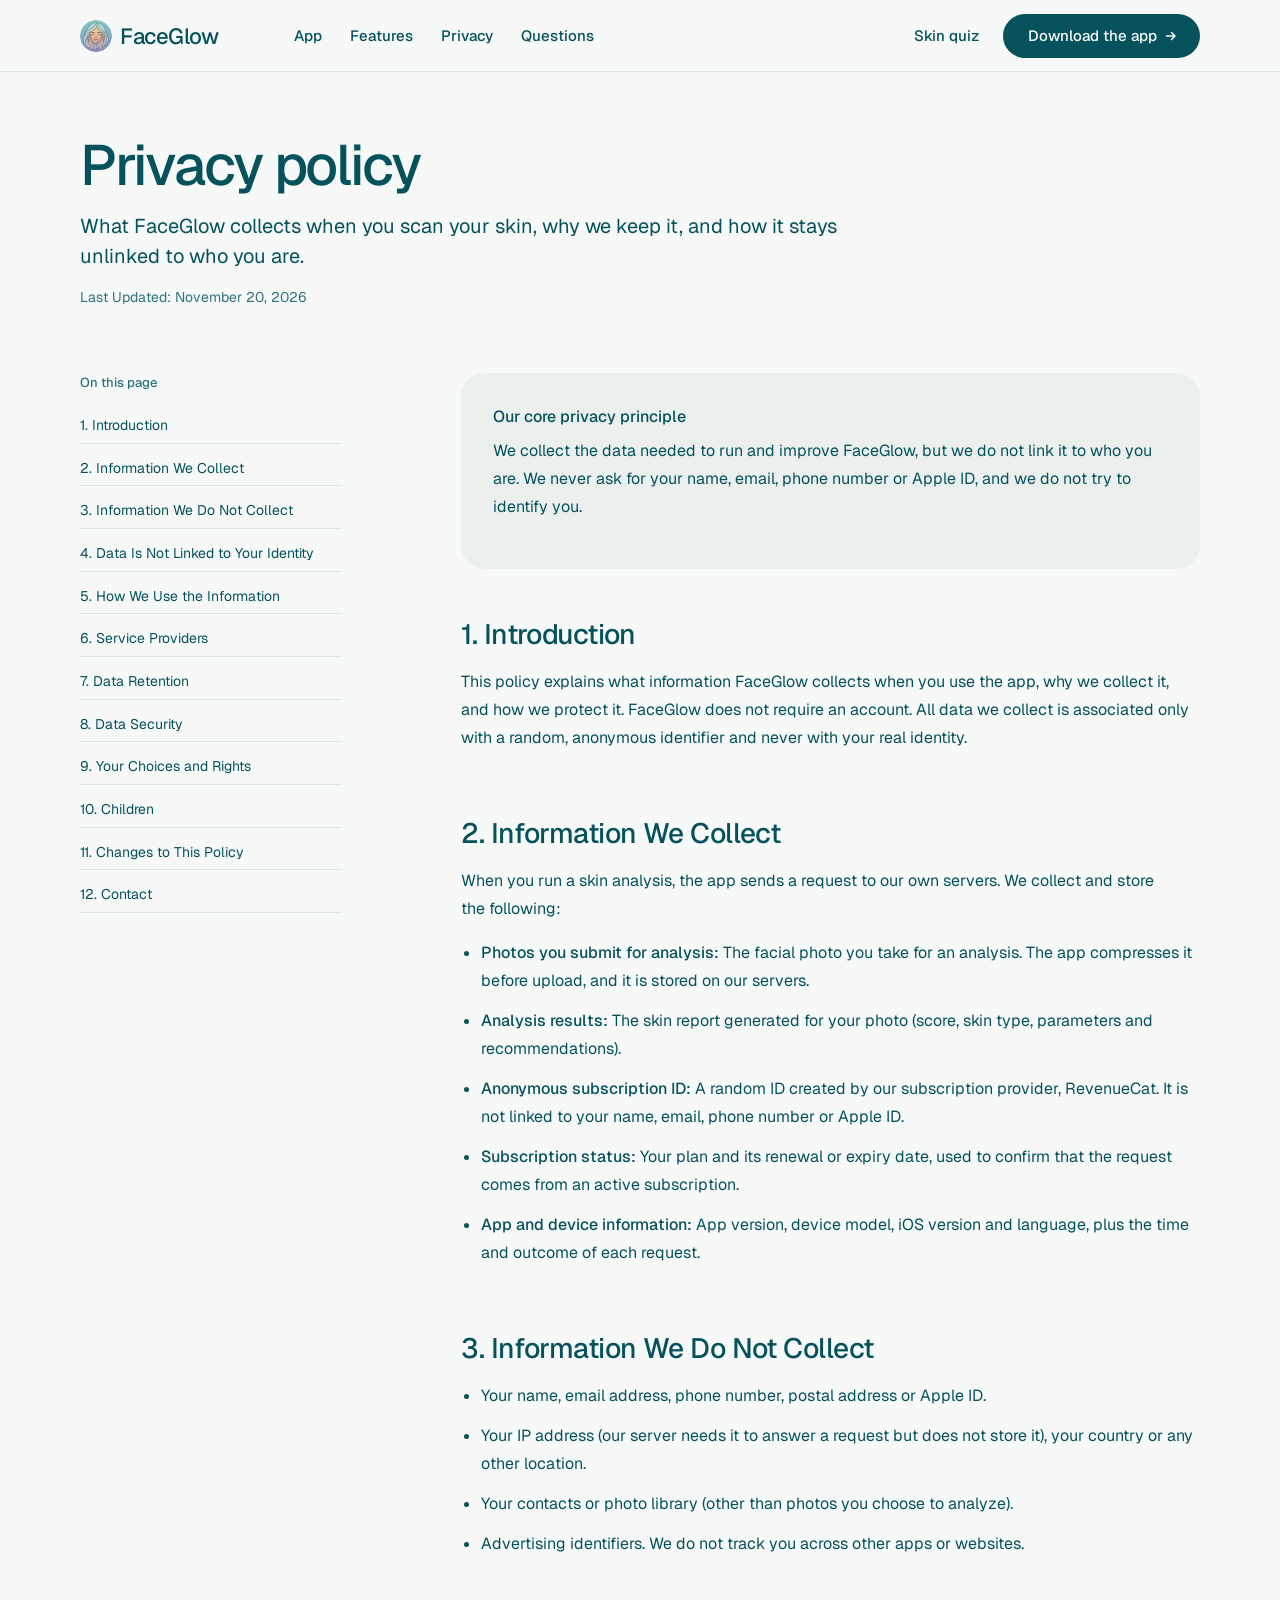
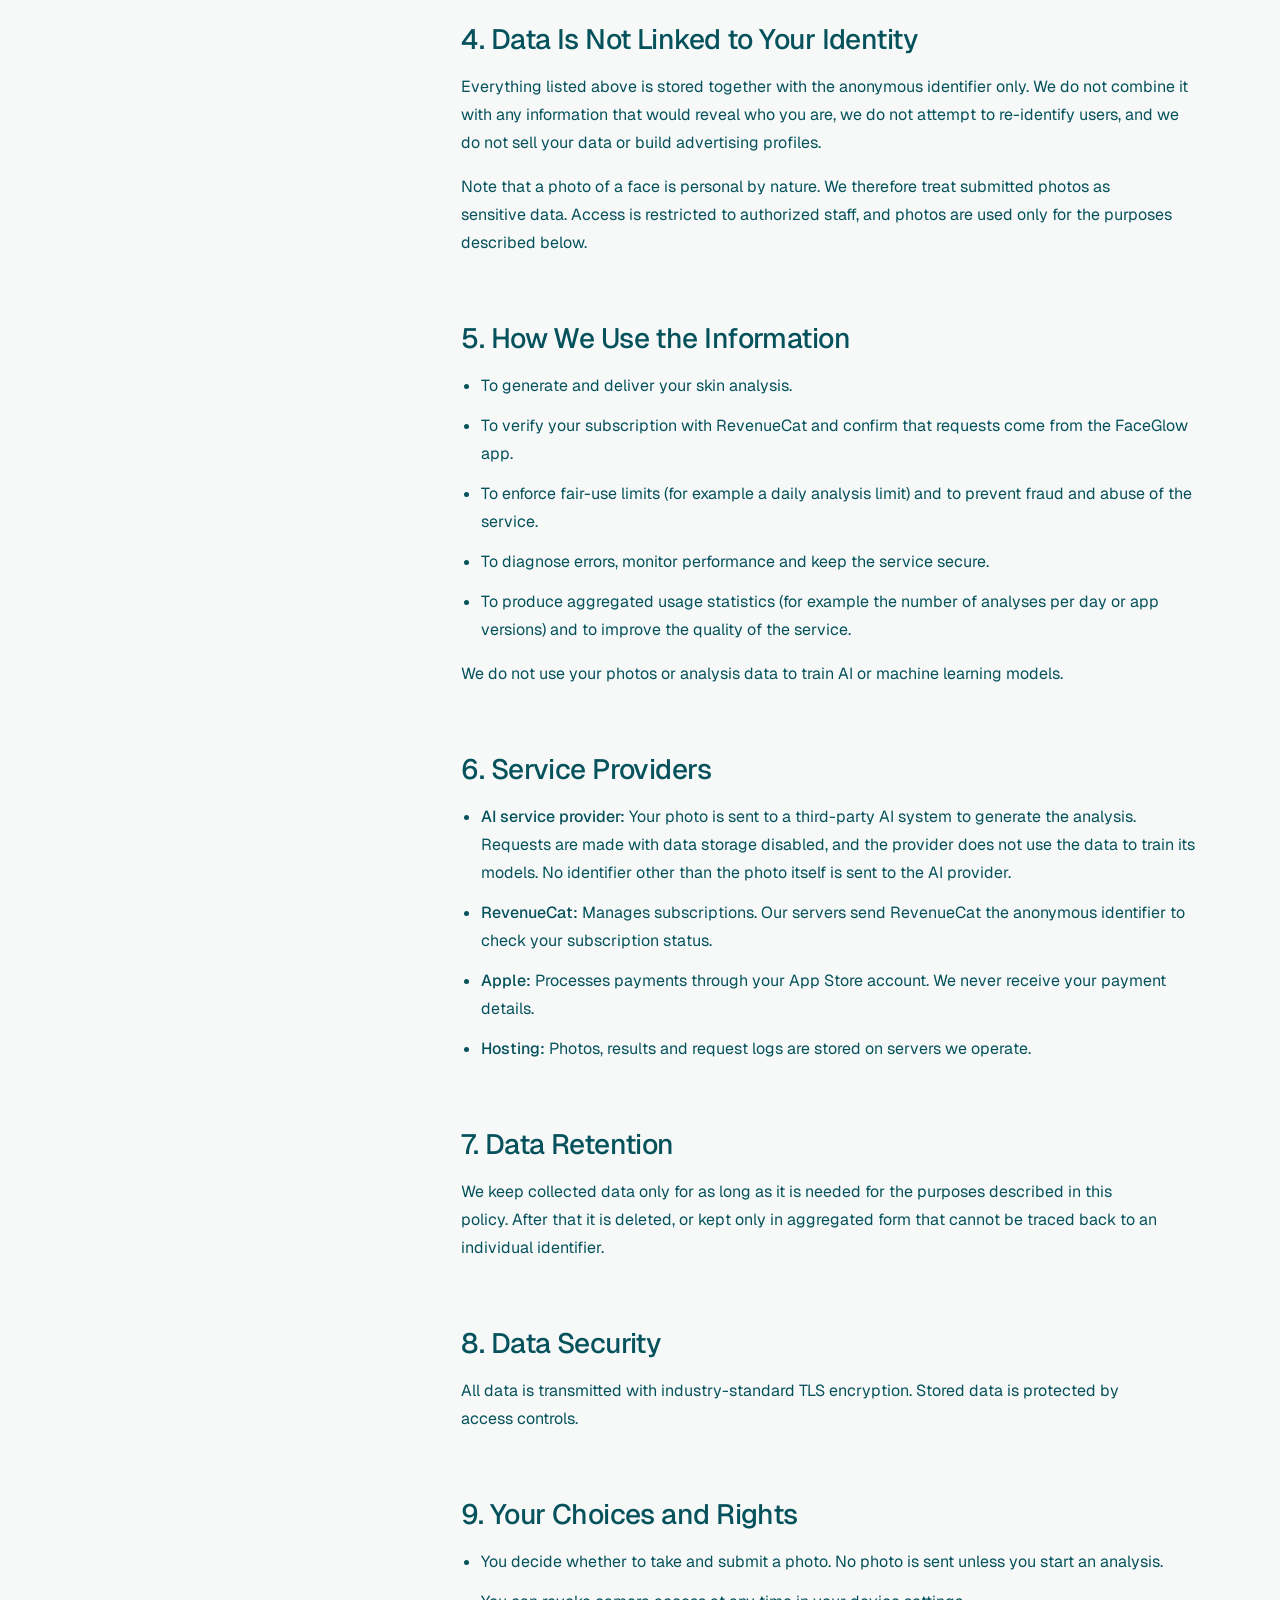
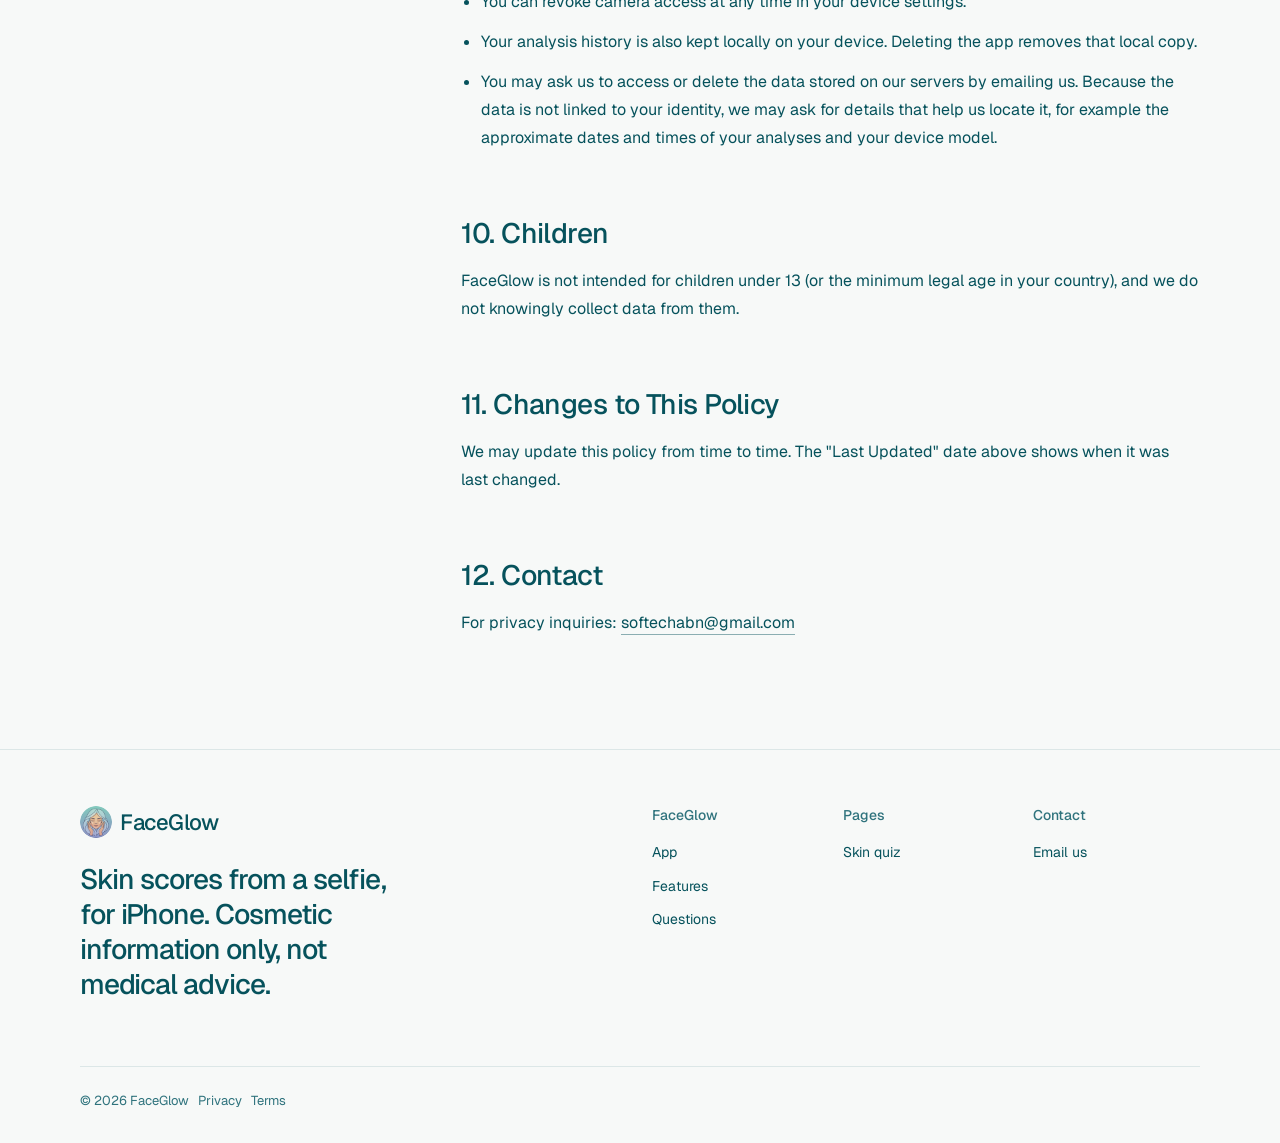
<file: privacy-policy.html>
<!doctype html>
<html lang="en" data-type="software" data-radius="round" data-buttons="arrow" data-motion>
<head>
<meta charset="utf-8">
<meta name="viewport" content="width=device-width, initial-scale=1, viewport-fit=cover">
<title>FaceGlow: privacy policy</title>
<meta name="description" content="What the FaceGlow skin analysis app collects, why, and how it stays unlinked to your identity.">
<meta property="og:type" content="website">
<meta property="og:title" content="FaceGlow: privacy policy">
<meta property="og:description" content="What the FaceGlow skin analysis app collects, why, and how it stays unlinked to your identity.">
<meta property="og:image" content="https://busenursahin.github.io/skin-analyzer-web/share.jpg">
<meta property="og:url" content="https://busenursahin.github.io/skin-analyzer-web/privacy-policy.html">
<link rel="canonical" href="https://busenursahin.github.io/skin-analyzer-web/privacy-policy.html">
<meta name="twitter:card" content="summary_large_image">
<link rel="icon" href="favicon.png" type="image/png">
<link rel="apple-touch-icon" href="img/apple-touch-icon.png">
<meta name="theme-color" content="#f7f9f8">
<link rel="preconnect" href="https://fonts.googleapis.com">
<link rel="preconnect" href="https://fonts.gstatic.com" crossorigin>
<link href="https://fonts.googleapis.com/css2?family=Geist:wght@400..700&family=Geist+Mono:wght@400..500&display=swap" rel="stylesheet">
<link rel="stylesheet" href="assets/system.css">
<link rel="stylesheet" href="assets/motion/motion.css">
<link rel="stylesheet" href="inner.css">
</head>
<body>
<header class="nav">
  <div class="wrap nav__bar">
    <a class="skip-link" href="#top">Skip to content</a>
    <a class="nav__logo" href="index.html"><img src="img/logo-96.png" alt="" width="32" height="32">FaceGlow</a>
    <nav class="nav__links" aria-label="Main">
      <div class="nav__item"><a class="nav__link" href="index.html#app">App</a></div>
      <div class="nav__item"><a class="nav__link" href="index.html#signals">Features</a></div>
      <div class="nav__item"><a class="nav__link" href="index.html#privacy">Privacy</a></div>
      <div class="nav__item"><a class="nav__link" href="index.html#questions">Questions</a></div>
    </nav>
    <div class="nav__actions">
      <a class="nav__link" href="skin-quiz.html">Skin quiz</a>
      <a class="btn btn--primary" href="https://apps.apple.com/us/app/faceglow-ai-skin-scanner/id6754194766">Download the app</a>
    </div>
    <button class="nav__toggle" type="button" aria-expanded="false" aria-label="Menu">
      <svg width="18" height="18" viewBox="0 0 18 18" aria-hidden="true"><path d="M2 5h14M2 13h14" stroke="currentColor" stroke-width="1.6" stroke-linecap="round"/></svg>
    </button>
  </div>
</header>

<main id="top" class="page">
  <div class="wrap">
    <header class="page-head">
      <h1>Privacy policy</h1>
      <p>What FaceGlow collects when you scan your skin, why we keep it, and how it stays unlinked to who you are.</p>
      <span class="meta">Last Updated: November 20, 2026</span>
    </header>
    <div class="grid doc-grid">
      <nav class="toc span-3" aria-label="On this page">
        <p>On this page</p>
        <a href="#s1">1. Introduction</a>
        <a href="#s2">2. Information We Collect</a>
        <a href="#s3">3. Information We Do Not Collect</a>
        <a href="#s4">4. Data Is Not Linked to Your Identity</a>
        <a href="#s5">5. How We Use the Information</a>
        <a href="#s6">6. Service Providers</a>
        <a href="#s7">7. Data Retention</a>
        <a href="#s8">8. Data Security</a>
        <a href="#s9">9. Your Choices and Rights</a>
        <a href="#s10">10. Children</a>
        <a href="#s11">11. Changes to This Policy</a>
        <a href="#s12">12. Contact</a>
      </nav>
      <article class="doc span-8 start-5">
        <div class="notice"><strong>Our core privacy principle</strong><p>We collect the data needed to run and improve FaceGlow, but we do not link it to who you are. We never ask for your name, email, phone number or Apple ID, and we do not try to identify you.</p></div>
        <h2 id="s1">1. Introduction</h2>
        <p>This policy explains what information FaceGlow collects when you use the app, why we collect it, and how we protect it. FaceGlow does not require an account. All data we collect is associated only with a random, anonymous identifier and never with your real identity.</p>
        <h2 id="s2">2. Information We Collect</h2>
        <p>When you run a skin analysis, the app sends a request to our own servers. We collect and store the following:</p>
        <ul>
        <li><strong>Photos you submit for analysis:</strong> The facial photo you take for an analysis. The app compresses it before upload, and it is stored on our servers.</li>
        <li><strong>Analysis results:</strong> The skin report generated for your photo (score, skin type, parameters and recommendations).</li>
        <li><strong>Anonymous subscription ID:</strong> A random ID created by our subscription provider, RevenueCat. It is not linked to your name, email, phone number or Apple ID.</li>
        <li><strong>Subscription status:</strong> Your plan and its renewal or expiry date, used to confirm that the request comes from an active subscription.</li>
        <li><strong>App and device information:</strong> App version, device model, iOS version and language, plus the time and outcome of each request.</li>
        </ul>
        <h2 id="s3">3. Information We Do Not Collect</h2>
        <ul>
        <li>Your name, email address, phone number, postal address or Apple ID.</li>
        <li>Your IP address (our server needs it to answer a request but does not store it), your country or any other location.</li>
        <li>Your contacts or photo library (other than photos you choose to analyze).</li>
        <li>Advertising identifiers. We do not track you across other apps or websites.</li>
        </ul>
        <h2 id="s4">4. Data Is Not Linked to Your Identity</h2>
        <p>Everything listed above is stored together with the anonymous identifier only. We do not combine it with any information that would reveal who you are, we do not attempt to re-identify users, and we do not sell your data or build advertising profiles.</p>
        <p>Note that a photo of a face is personal by nature. We therefore treat submitted photos as sensitive data. Access is restricted to authorized staff, and photos are used only for the purposes described below.</p>
        <h2 id="s5">5. How We Use the Information</h2>
        <ul>
        <li>To generate and deliver your skin analysis.</li>
        <li>To verify your subscription with RevenueCat and confirm that requests come from the FaceGlow app.</li>
        <li>To enforce fair-use limits (for example a daily analysis limit) and to prevent fraud and abuse of the service.</li>
        <li>To diagnose errors, monitor performance and keep the service secure.</li>
        <li>To produce aggregated usage statistics (for example the number of analyses per day or app versions) and to improve the quality of the service.</li>
        </ul>
        <p>We do not use your photos or analysis data to train AI or machine learning models.</p>
        <h2 id="s6">6. Service Providers</h2>
        <ul>
        <li><strong>AI service provider:</strong> Your photo is sent to a third-party AI system to generate the analysis. Requests are made with data storage disabled, and the provider does not use the data to train its models. No identifier other than the photo itself is sent to the AI provider.</li>
        <li><strong>RevenueCat:</strong> Manages subscriptions. Our servers send RevenueCat the anonymous identifier to check your subscription status.</li>
        <li><strong>Apple:</strong> Processes payments through your App Store account. We never receive your payment details.</li>
        <li><strong>Hosting:</strong> Photos, results and request logs are stored on servers we operate.</li>
        </ul>
        <h2 id="s7">7. Data Retention</h2>
        <p>We keep collected data only for as long as it is needed for the purposes described in this policy. After that it is deleted, or kept only in aggregated form that cannot be traced back to an individual identifier.</p>
        <h2 id="s8">8. Data Security</h2>
        <p>All data is transmitted with industry-standard TLS encryption. Stored data is protected by access controls.</p>
        <h2 id="s9">9. Your Choices and Rights</h2>
        <ul>
        <li>You decide whether to take and submit a photo. No photo is sent unless you start an analysis.</li>
        <li>You can revoke camera access at any time in your device settings.</li>
        <li>Your analysis history is also kept locally on your device. Deleting the app removes that local copy.</li>
        <li>You may ask us to access or delete the data stored on our servers by emailing us. Because the data is not linked to your identity, we may ask for details that help us locate it, for example the approximate dates and times of your analyses and your device model.</li>
        </ul>
        <h2 id="s10">10. Children</h2>
        <p>FaceGlow is not intended for children under 13 (or the minimum legal age in your country), and we do not knowingly collect data from them.</p>
        <h2 id="s11">11. Changes to This Policy</h2>
        <p>We may update this policy from time to time. The "Last Updated" date above shows when it was last changed.</p>
        <h2 id="s12">12. Contact</h2>
        <p>For privacy inquiries: <a href="mailto:softechabn@gmail.com">softechabn@gmail.com</a></p>
      </article>
    </div>
  </div>
</main>

<footer class="footer">
  <div class="wrap">
    <div class="grid">
      <div class="span-4 stack-4">
        <a class="nav__logo" href="index.html"><img src="img/logo-96.png" alt="" width="32" height="32">FaceGlow</a>
        <p class="footer__lede">Skin scores from a selfie, for iPhone. Cosmetic information only, not medical advice.</p>
      </div>
      <div class="span-2 start-7 footer__col"><h3>FaceGlow</h3><ul><li><a href="index.html#app">App</a></li><li><a href="index.html#signals">Features</a></li><li><a href="index.html#questions">Questions</a></li></ul></div>
      <div class="span-2 footer__col"><h3>Pages</h3><ul><li><a href="skin-quiz.html">Skin quiz</a></li></ul></div>
      <div class="span-2 footer__col"><h3>Contact</h3><ul><li><a href="mailto:softechabn@gmail.com">Email us</a></li></ul></div>
    </div>
    <div class="footer__legal">
      <span>&copy; 2026 FaceGlow &nbsp; <a href="privacy-policy.html">Privacy</a> &nbsp; <a href="terms-of-use.html">Terms</a></span>
    </div>
  </div>
</footer>

<script type="module" src="assets/system.js"></script>
<script type="module" src="assets/motion/motion.js"></script>
</body>
</html>
</file>
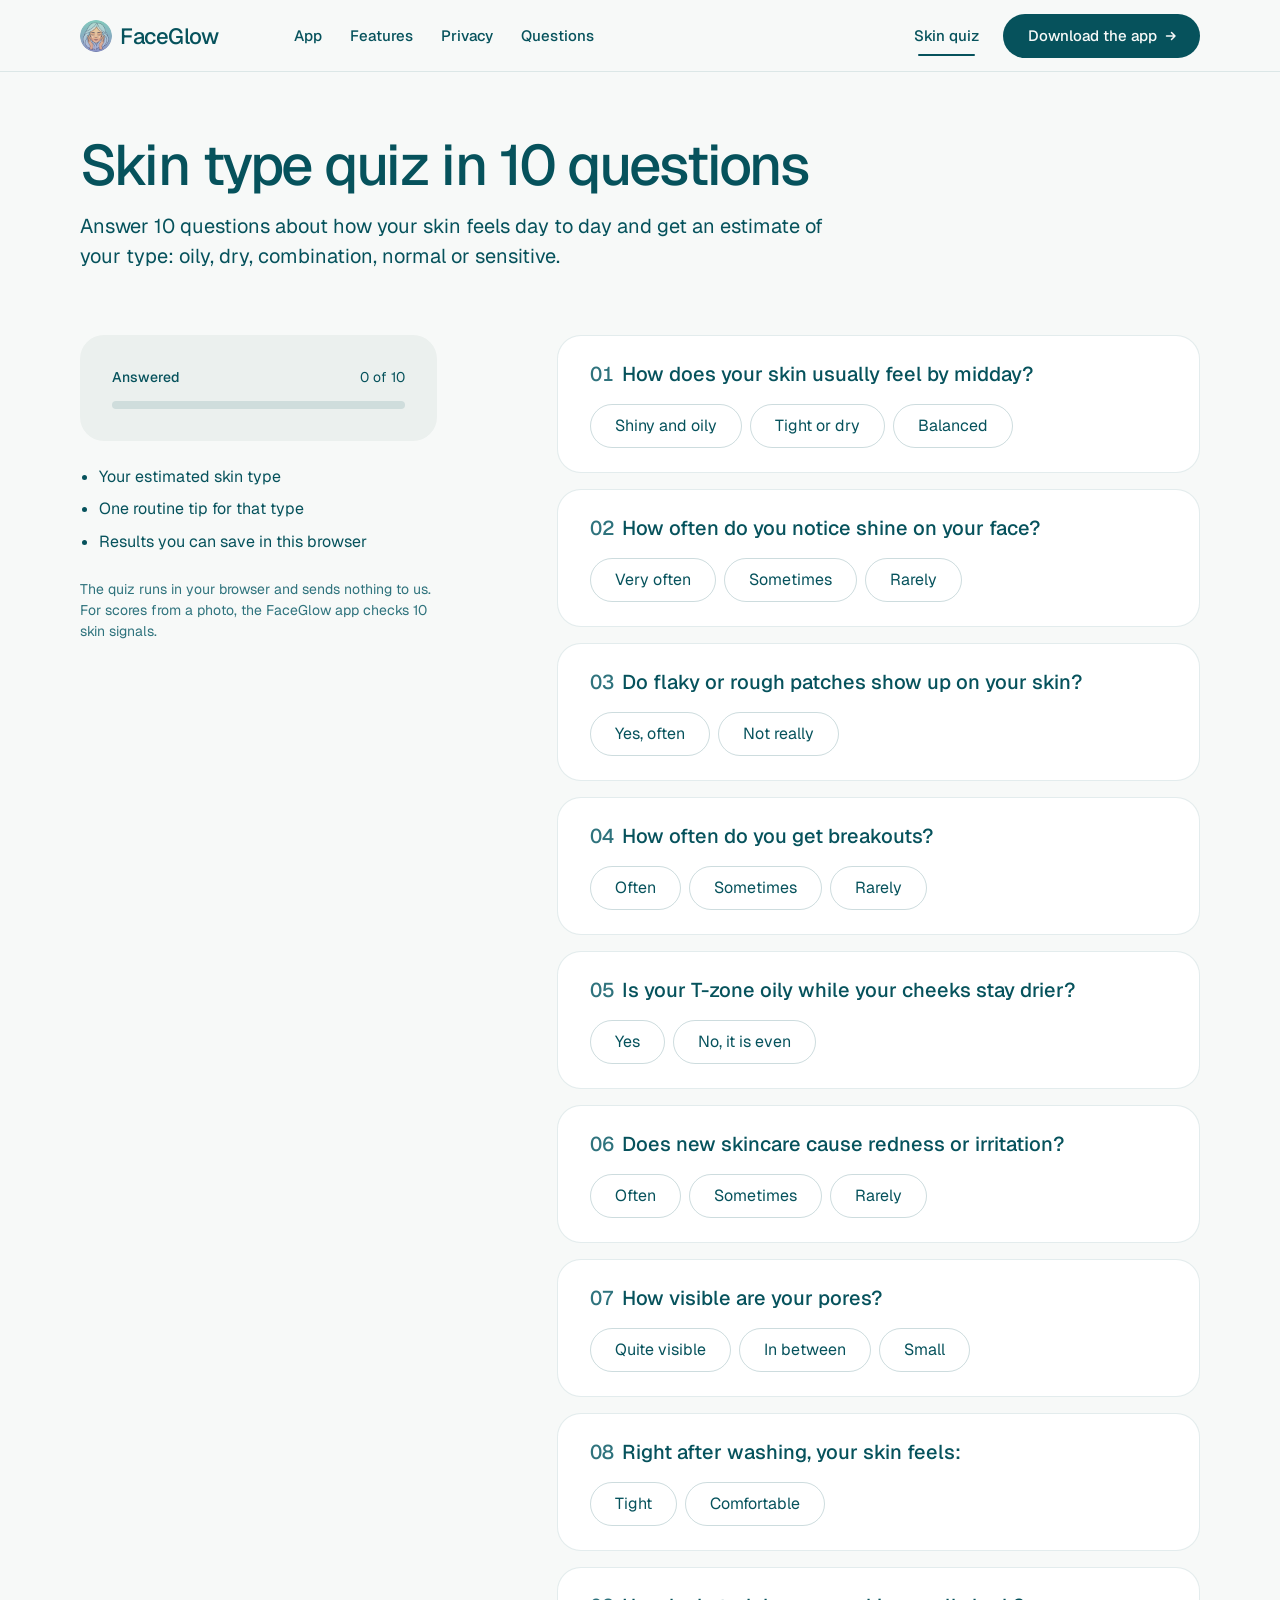
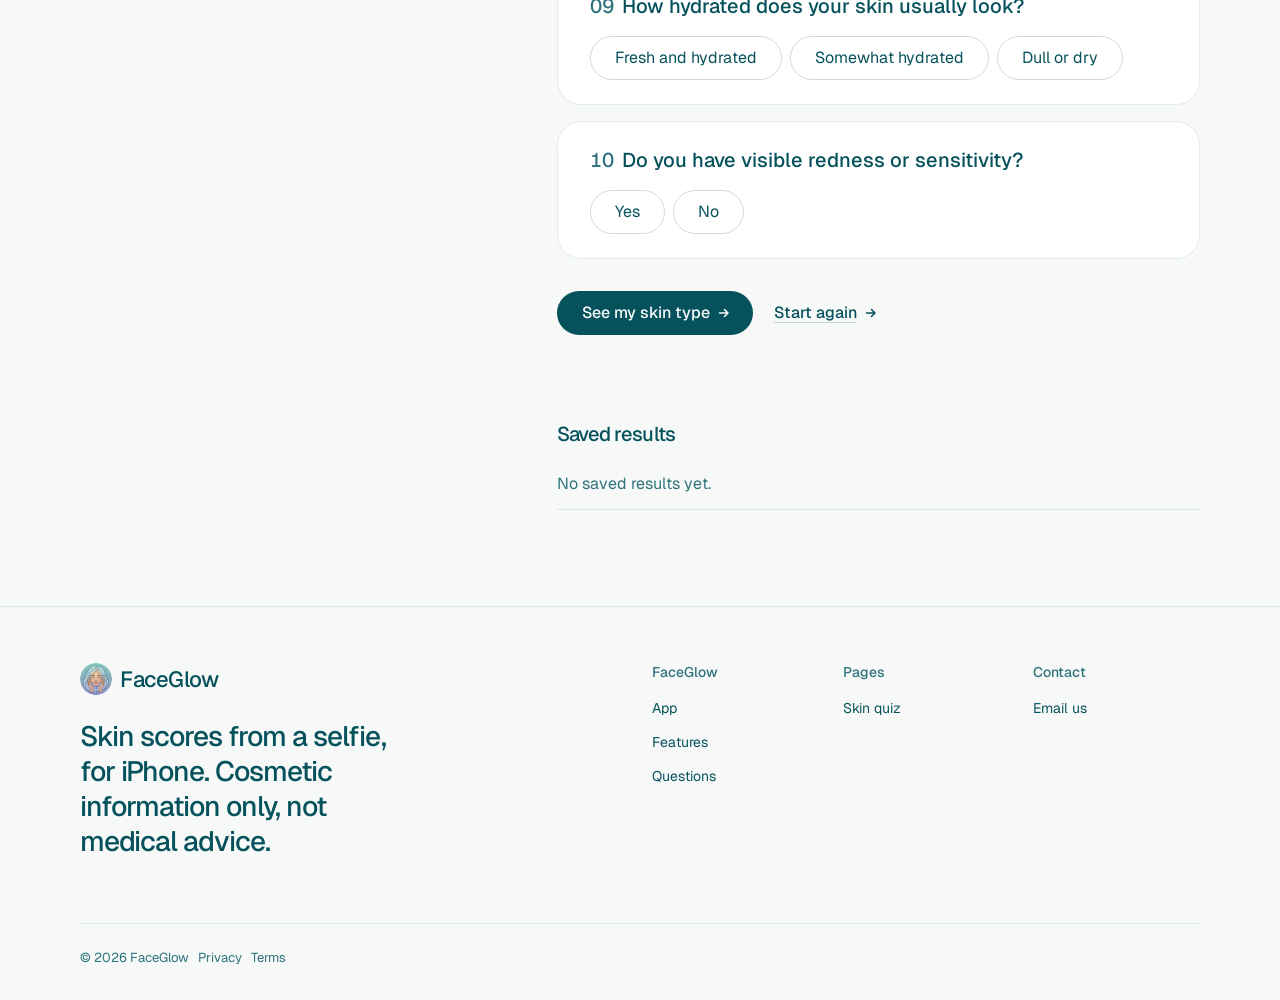
<file: skin-quiz.html>
<!doctype html>
<html lang="en" data-type="software" data-radius="round" data-buttons="arrow" data-motion>
<head>
<meta charset="utf-8">
<meta name="viewport" content="width=device-width, initial-scale=1, viewport-fit=cover">
<title>FaceGlow: skin type quiz in 10 questions</title>
<meta name="description" content="Answer 10 quick questions and get an estimate of your skin type, with one routine tip for it. Free, in your browser.">
<meta property="og:type" content="website">
<meta property="og:title" content="FaceGlow: skin type quiz in 10 questions">
<meta property="og:description" content="Answer 10 quick questions and get an estimate of your skin type, with one routine tip for it. Free, in your browser.">
<meta property="og:image" content="https://busenursahin.github.io/skin-analyzer-web/share.jpg">
<meta property="og:url" content="https://busenursahin.github.io/skin-analyzer-web/skin-quiz.html">
<link rel="canonical" href="https://busenursahin.github.io/skin-analyzer-web/skin-quiz.html">
<meta name="twitter:card" content="summary_large_image">
<link rel="icon" href="favicon.png" type="image/png">
<link rel="apple-touch-icon" href="img/apple-touch-icon.png">
<meta name="theme-color" content="#f7f9f8">
<link rel="preconnect" href="https://fonts.googleapis.com">
<link rel="preconnect" href="https://fonts.gstatic.com" crossorigin>
<link href="https://fonts.googleapis.com/css2?family=Geist:wght@400..700&family=Geist+Mono:wght@400..500&display=swap" rel="stylesheet">
<link rel="stylesheet" href="assets/system.css">
<link rel="stylesheet" href="assets/motion/motion.css">
<link rel="stylesheet" href="inner.css">
</head>
<body>
<header class="nav">
  <div class="wrap nav__bar">
    <a class="skip-link" href="#top">Skip to content</a>
    <a class="nav__logo" href="index.html"><img src="img/logo-96.png" alt="" width="32" height="32">FaceGlow</a>
    <nav class="nav__links" aria-label="Main">
      <div class="nav__item"><a class="nav__link" href="index.html#app">App</a></div>
      <div class="nav__item"><a class="nav__link" href="index.html#signals">Features</a></div>
      <div class="nav__item"><a class="nav__link" href="index.html#privacy">Privacy</a></div>
      <div class="nav__item"><a class="nav__link" href="index.html#questions">Questions</a></div>
    </nav>
    <div class="nav__actions">
      <a class="nav__link" href="skin-quiz.html" aria-current="page">Skin quiz</a>
      <a class="btn btn--primary" href="https://apps.apple.com/us/app/faceglow-ai-skin-scanner/id6754194766">Download the app</a>
    </div>
    <button class="nav__toggle" type="button" aria-expanded="false" aria-label="Menu">
      <svg width="18" height="18" viewBox="0 0 18 18" aria-hidden="true"><path d="M2 5h14M2 13h14" stroke="currentColor" stroke-width="1.6" stroke-linecap="round"/></svg>
    </button>
  </div>
</header>

<main id="top" class="page">
  <div class="wrap">
    <header class="page-head">
      <h1>Skin type quiz in 10 questions</h1>
      <p>Answer 10 questions about how your skin feels day to day and get an estimate of your type: oily, dry, combination, normal or sensitive.</p>
    </header>
    <div class="grid quiz-grid">
      <aside class="quiz-side span-4">
        <div class="progress" aria-live="polite">
          <div class="progress__label"><b>Answered</b><span id="progressCount">0 of 10</span></div>
          <div class="progress__track"><span class="progress__fill" id="progressFill"></span></div>
        </div>
        <ul>
          <li>Your estimated skin type</li>
          <li>One routine tip for that type</li>
          <li>Results you can save in this browser</li>
        </ul>
        <p class="t-small muted">The quiz runs in your browser and sends nothing to us. For scores from a photo, the FaceGlow app checks 10 skin signals.</p>
      </aside>
      <div class="span-7 start-6">
        <form class="quiz" id="quiz" novalidate aria-label="Skin type quiz">
        <fieldset class="q" id="q1">
          <legend><span>01</span>How does your skin usually feel by midday?</legend>
          <div class="choices"><label class="choice"><input type="radio" name="q1" value="oily"><span>Shiny and oily</span></label><label class="choice"><input type="radio" name="q1" value="dry"><span>Tight or dry</span></label><label class="choice"><input type="radio" name="q1" value="normal"><span>Balanced</span></label></div>
        </fieldset>
        <fieldset class="q" id="q2">
          <legend><span>02</span>How often do you notice shine on your face?</legend>
          <div class="choices"><label class="choice"><input type="radio" name="q2" value="often"><span>Very often</span></label><label class="choice"><input type="radio" name="q2" value="sometimes"><span>Sometimes</span></label><label class="choice"><input type="radio" name="q2" value="rarely"><span>Rarely</span></label></div>
        </fieldset>
        <fieldset class="q" id="q3">
          <legend><span>03</span>Do flaky or rough patches show up on your skin?</legend>
          <div class="choices"><label class="choice"><input type="radio" name="q3" value="yes"><span>Yes, often</span></label><label class="choice"><input type="radio" name="q3" value="no"><span>Not really</span></label></div>
        </fieldset>
        <fieldset class="q" id="q4">
          <legend><span>04</span>How often do you get breakouts?</legend>
          <div class="choices"><label class="choice"><input type="radio" name="q4" value="often"><span>Often</span></label><label class="choice"><input type="radio" name="q4" value="sometimes"><span>Sometimes</span></label><label class="choice"><input type="radio" name="q4" value="rarely"><span>Rarely</span></label></div>
        </fieldset>
        <fieldset class="q" id="q5">
          <legend><span>05</span>Is your T-zone oily while your cheeks stay drier?</legend>
          <div class="choices"><label class="choice"><input type="radio" name="q5" value="yes"><span>Yes</span></label><label class="choice"><input type="radio" name="q5" value="no"><span>No, it is even</span></label></div>
        </fieldset>
        <fieldset class="q" id="q6">
          <legend><span>06</span>Does new skincare cause redness or irritation?</legend>
          <div class="choices"><label class="choice"><input type="radio" name="q6" value="often"><span>Often</span></label><label class="choice"><input type="radio" name="q6" value="sometimes"><span>Sometimes</span></label><label class="choice"><input type="radio" name="q6" value="rarely"><span>Rarely</span></label></div>
        </fieldset>
        <fieldset class="q" id="q7">
          <legend><span>07</span>How visible are your pores?</legend>
          <div class="choices"><label class="choice"><input type="radio" name="q7" value="large"><span>Quite visible</span></label><label class="choice"><input type="radio" name="q7" value="moderate"><span>In between</span></label><label class="choice"><input type="radio" name="q7" value="small"><span>Small</span></label></div>
        </fieldset>
        <fieldset class="q" id="q8">
          <legend><span>08</span>Right after washing, your skin feels:</legend>
          <div class="choices"><label class="choice"><input type="radio" name="q8" value="tight"><span>Tight</span></label><label class="choice"><input type="radio" name="q8" value="comfortable"><span>Comfortable</span></label></div>
        </fieldset>
        <fieldset class="q" id="q9">
          <legend><span>09</span>How hydrated does your skin usually look?</legend>
          <div class="choices"><label class="choice"><input type="radio" name="q9" value="well"><span>Fresh and hydrated</span></label><label class="choice"><input type="radio" name="q9" value="somewhat"><span>Somewhat hydrated</span></label><label class="choice"><input type="radio" name="q9" value="not"><span>Dull or dry</span></label></div>
        </fieldset>
        <fieldset class="q" id="q10">
          <legend><span>10</span>Do you have visible redness or sensitivity?</legend>
          <div class="choices"><label class="choice"><input type="radio" name="q10" value="yes"><span>Yes</span></label><label class="choice"><input type="radio" name="q10" value="no"><span>No</span></label></div>
        </fieldset>
          <div class="btn-row">
            <button class="btn btn--primary" type="submit">See my skin type</button>
            <button class="btn btn--secondary" type="reset">Start again</button>
          </div>
          <p class="quiz__status" id="quizStatus" role="status"></p>
        </form>

        <section class="result" id="result" tabindex="-1" hidden aria-labelledby="resultType">
          <h2 id="resultType">Your skin type</h2>
          <p id="resultTip"></p>
          <p class="t-small muted">An estimate from your answers, not a diagnosis.</p>
          <div class="btn-row">
            <button class="btn btn--secondary" type="button" id="saveBtn">Save this result</button>
          </div>
          <p class="t-small" id="saveStatus" role="status"></p>
        </section>

        <section class="history" aria-labelledby="history-h">
          <h2 id="history-h">Saved results</h2>
          <ol id="historyList"></ol>
        </section>
      </div>
    </div>
  </div>
</main>

<footer class="footer">
  <div class="wrap">
    <div class="grid">
      <div class="span-4 stack-4">
        <a class="nav__logo" href="index.html"><img src="img/logo-96.png" alt="" width="32" height="32">FaceGlow</a>
        <p class="footer__lede">Skin scores from a selfie, for iPhone. Cosmetic information only, not medical advice.</p>
      </div>
      <div class="span-2 start-7 footer__col"><h3>FaceGlow</h3><ul><li><a href="index.html#app">App</a></li><li><a href="index.html#signals">Features</a></li><li><a href="index.html#questions">Questions</a></li></ul></div>
      <div class="span-2 footer__col"><h3>Pages</h3><ul><li><a href="skin-quiz.html">Skin quiz</a></li></ul></div>
      <div class="span-2 footer__col"><h3>Contact</h3><ul><li><a href="mailto:softechabn@gmail.com">Email us</a></li></ul></div>
    </div>
    <div class="footer__legal">
      <span>&copy; 2026 FaceGlow &nbsp; <a href="privacy-policy.html">Privacy</a> &nbsp; <a href="terms-of-use.html">Terms</a></span>
    </div>
  </div>
</footer>

<script type="module" src="assets/system.js"></script>
<script type="module" src="assets/motion/motion.js"></script>
<script>
(() => {
  const quiz = document.getElementById('quiz');
  const status = document.getElementById('quizStatus');
  const fill = document.getElementById('progressFill');
  const count = document.getElementById('progressCount');
  const result = document.getElementById('result');
  const saveBtn = document.getElementById('saveBtn');
  const saveStatus = document.getElementById('saveStatus');
  const historyList = document.getElementById('historyList');
  const TOTAL = 10, KEY = 'skinHistory';
  const NAMES = { oily: 'Oily', dry: 'Dry', combination: 'Combination', sensitive: 'Sensitive', normal: 'Normal' };
  const TIPS = {
    oily: 'A gentle foaming cleanser and a light moisturiser suit you. Salicylic acid can help where breakouts show up.',
    dry: 'Look for ceramides and hyaluronic acid, and use a cleanser that does not strip the skin.',
    combination: 'Use lighter layers on the T-zone and richer moisture where your skin feels drier.',
    sensitive: 'Choose fragrance-free products with few ingredients, and patch-test anything new first.',
    normal: 'Keep a steady routine: gentle cleansing, moisture and daily sunscreen.'
  };
  let last = null;

  const store = {
    read() { try { return JSON.parse(localStorage.getItem(KEY) || '[]'); } catch { return []; } },
    write(list) { try { localStorage.setItem(KEY, JSON.stringify(list)); return true; } catch { return false; } }
  };

  function answers() { const a = {}; new FormData(quiz).forEach((v, k) => { a[k] = v; }); return a; }

  function progress() {
    const n = Object.keys(answers()).length;
    fill.style.width = (n / TOTAL * 100) + '%';
    count.textContent = n + ' of ' + TOTAL;
  }

  function predict(a) {
    const s = { oily: 0, dry: 0, combination: 0, sensitive: 0, normal: 0 };
    if (a.q1 === 'oily') s.oily += 2; if (a.q1 === 'dry') s.dry += 2; if (a.q1 === 'normal') s.normal += 2;
    if (a.q2 === 'often') s.oily += 2; if (a.q2 === 'sometimes') s.combination += 1;
    if (a.q3 === 'yes') s.dry += 1;
    if (a.q4 === 'often') s.oily += 1; if (a.q4 === 'sometimes') s.oily += 0.5;
    if (a.q5 === 'yes') s.combination += 2;
    if (a.q6 === 'often') s.sensitive += 2; if (a.q6 === 'sometimes') s.sensitive += 1;
    if (a.q7 === 'large') s.oily += 1; if (a.q7 === 'small') s.dry += 1;
    if (a.q8 === 'tight') s.dry += 1; if (a.q8 === 'comfortable') s.normal += 1;
    if (a.q9 === 'well') s.normal += 1; if (a.q9 === 'not') s.dry += 1;
    if (a.q10 === 'yes') s.sensitive += 2;
    const type = Object.keys(s).sort((x, y) => s[y] - s[x])[0];
    return { type, score: Math.round(s[type] * 10) };
  }

  function renderHistory() {
    const list = store.read();
    historyList.innerHTML = '';
    if (!list.length) { historyList.innerHTML = '<li class="empty">No saved results yet.</li>'; return; }
    list.slice().reverse().forEach(item => {
      const li = document.createElement('li');
      const when = document.createElement('span'); when.textContent = item.date;
      const what = document.createElement('b'); what.textContent = (NAMES[item.type] || item.type);
      li.append(what, when); historyList.appendChild(li);
    });
  }

  quiz.addEventListener('change', e => { e.target.closest('.q')?.classList.remove('is-missing'); progress(); });

  quiz.addEventListener('submit', e => {
    e.preventDefault();
    const a = answers();
    const missing = [];
    for (let i = 1; i <= TOTAL; i++) {
      const q = document.getElementById('q' + i);
      const miss = !a['q' + i];
      q.classList.toggle('is-missing', miss);
      if (miss) missing.push(i);
    }
    if (missing.length) {
      status.textContent = 'Answer ' + (missing.length === 1 ? 'question ' : 'questions ') + missing.join(', ') + ' to see your skin type.';
      document.querySelector('#q' + missing[0] + ' input').focus();
      return;
    }
    status.textContent = '';
    last = predict(a);
    document.getElementById('resultType').textContent = 'Your skin type: ' + NAMES[last.type];
    document.getElementById('resultTip').textContent = TIPS[last.type];
    saveStatus.textContent = '';
    result.hidden = false;
    result.focus();
  });

  quiz.addEventListener('reset', () => {
    setTimeout(progress); result.hidden = true; status.textContent = '';
    quiz.querySelectorAll('.is-missing').forEach(q => q.classList.remove('is-missing'));
  });

  saveBtn.addEventListener('click', () => {
    if (!last) return;
    const list = store.read();
    list.push({ date: new Date().toLocaleDateString(undefined, { day: 'numeric', month: 'short', year: 'numeric' }), type: last.type, score: last.score });
    saveStatus.textContent = store.write(list) ? 'Saved on this device.' : 'This browser does not allow saving.';
    renderHistory();
  });

  progress();
  renderHistory();
})();
</script>
</body>
</html>
</file>
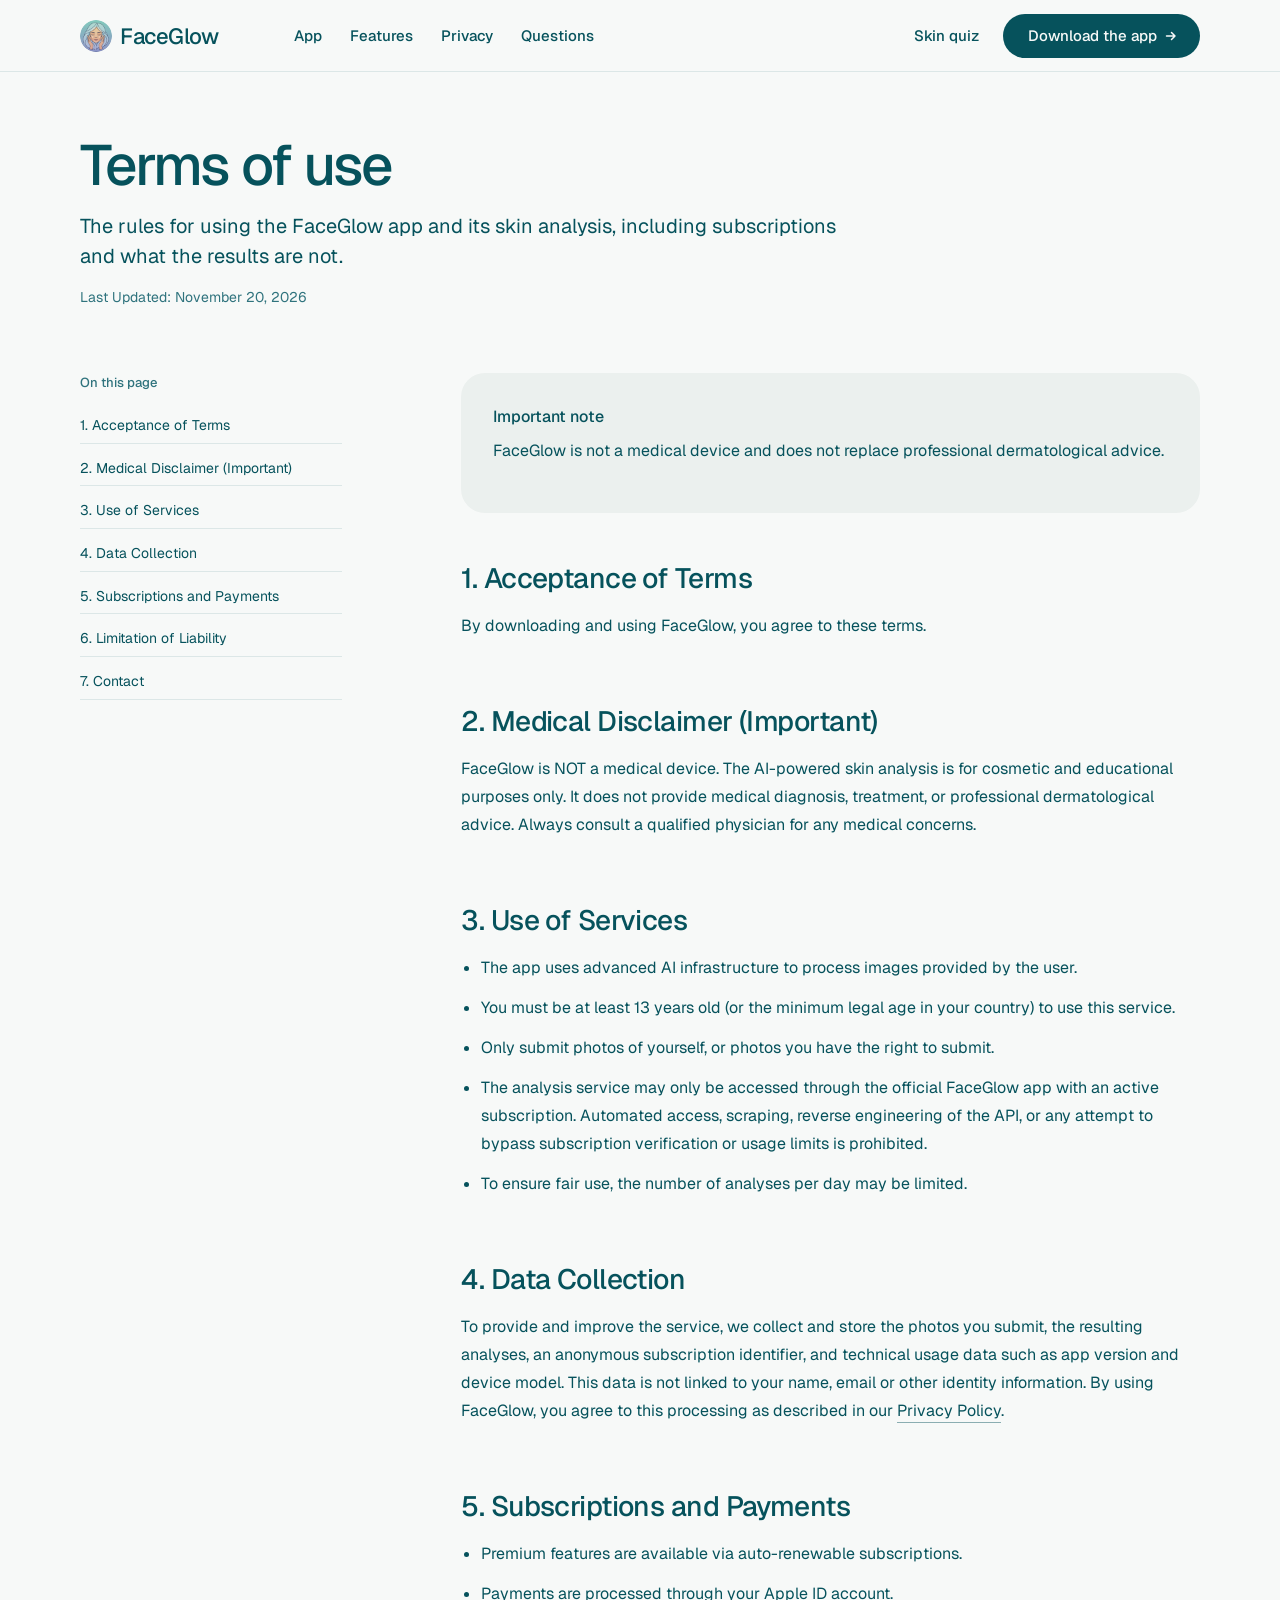
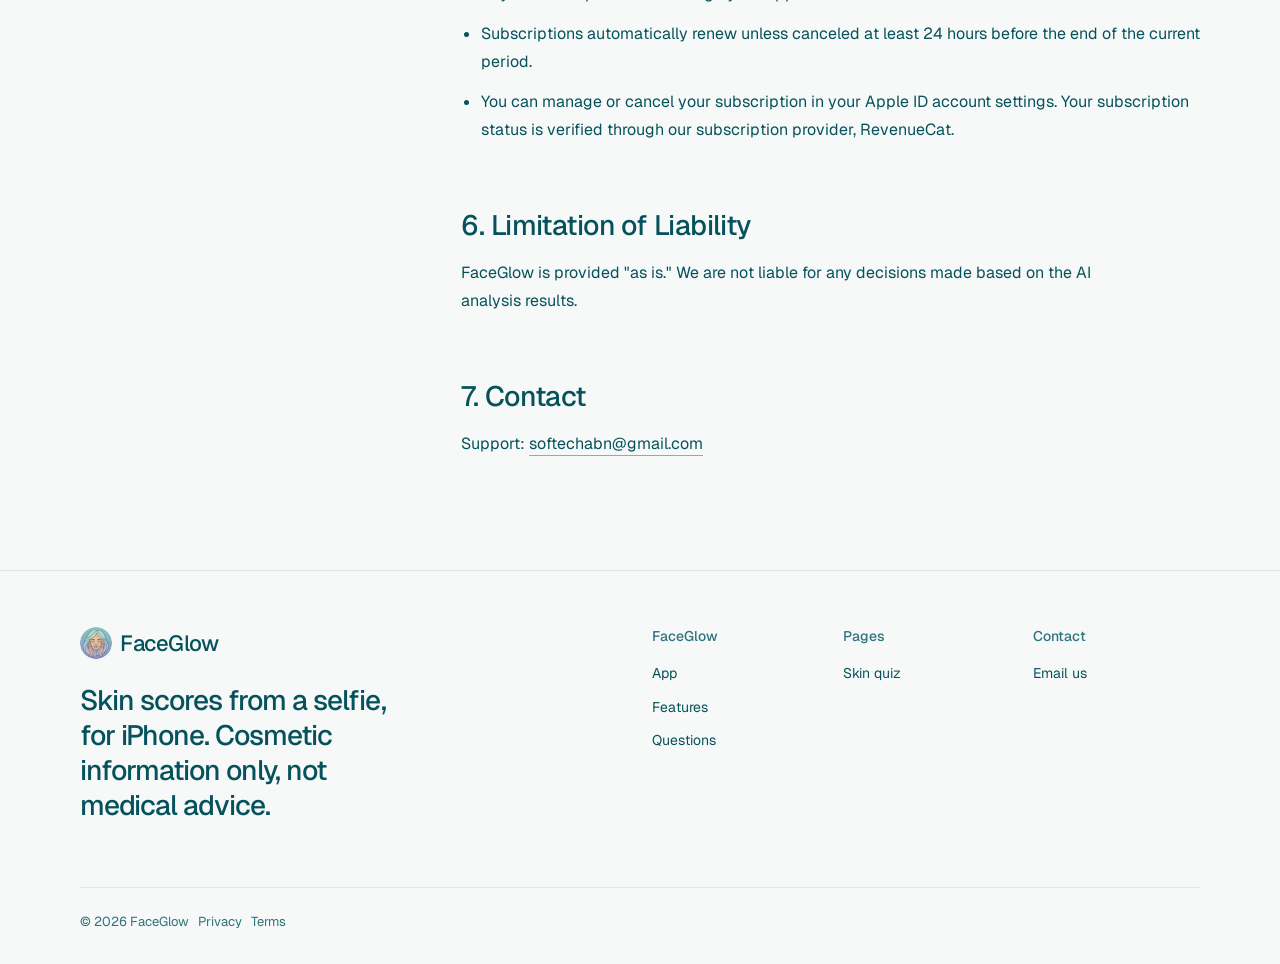
<file: terms-of-use.html>
<!doctype html>
<html lang="en" data-type="software" data-radius="round" data-buttons="arrow" data-motion>
<head>
<meta charset="utf-8">
<meta name="viewport" content="width=device-width, initial-scale=1, viewport-fit=cover">
<title>FaceGlow: terms of use</title>
<meta name="description" content="The terms for using the FaceGlow skin analysis app for iPhone, including subscriptions and the medical disclaimer.">
<meta property="og:type" content="website">
<meta property="og:title" content="FaceGlow: terms of use">
<meta property="og:description" content="The terms for using the FaceGlow skin analysis app for iPhone, including subscriptions and the medical disclaimer.">
<meta property="og:image" content="https://busenursahin.github.io/skin-analyzer-web/share.jpg">
<meta property="og:url" content="https://busenursahin.github.io/skin-analyzer-web/terms-of-use.html">
<link rel="canonical" href="https://busenursahin.github.io/skin-analyzer-web/terms-of-use.html">
<meta name="twitter:card" content="summary_large_image">
<link rel="icon" href="favicon.png" type="image/png">
<link rel="apple-touch-icon" href="img/apple-touch-icon.png">
<meta name="theme-color" content="#f7f9f8">
<link rel="preconnect" href="https://fonts.googleapis.com">
<link rel="preconnect" href="https://fonts.gstatic.com" crossorigin>
<link href="https://fonts.googleapis.com/css2?family=Geist:wght@400..700&family=Geist+Mono:wght@400..500&display=swap" rel="stylesheet">
<link rel="stylesheet" href="assets/system.css">
<link rel="stylesheet" href="assets/motion/motion.css">
<link rel="stylesheet" href="inner.css">
</head>
<body>
<header class="nav">
  <div class="wrap nav__bar">
    <a class="skip-link" href="#top">Skip to content</a>
    <a class="nav__logo" href="index.html"><img src="img/logo-96.png" alt="" width="32" height="32">FaceGlow</a>
    <nav class="nav__links" aria-label="Main">
      <div class="nav__item"><a class="nav__link" href="index.html#app">App</a></div>
      <div class="nav__item"><a class="nav__link" href="index.html#signals">Features</a></div>
      <div class="nav__item"><a class="nav__link" href="index.html#privacy">Privacy</a></div>
      <div class="nav__item"><a class="nav__link" href="index.html#questions">Questions</a></div>
    </nav>
    <div class="nav__actions">
      <a class="nav__link" href="skin-quiz.html">Skin quiz</a>
      <a class="btn btn--primary" href="https://apps.apple.com/us/app/faceglow-ai-skin-scanner/id6754194766">Download the app</a>
    </div>
    <button class="nav__toggle" type="button" aria-expanded="false" aria-label="Menu">
      <svg width="18" height="18" viewBox="0 0 18 18" aria-hidden="true"><path d="M2 5h14M2 13h14" stroke="currentColor" stroke-width="1.6" stroke-linecap="round"/></svg>
    </button>
  </div>
</header>

<main id="top" class="page">
  <div class="wrap">
    <header class="page-head">
      <h1>Terms of use</h1>
      <p>The rules for using the FaceGlow app and its skin analysis, including subscriptions and what the results are not.</p>
      <span class="meta">Last Updated: November 20, 2026</span>
    </header>
    <div class="grid doc-grid">
      <nav class="toc span-3" aria-label="On this page">
        <p>On this page</p>
        <a href="#s1">1. Acceptance of Terms</a>
        <a href="#s2">2. Medical Disclaimer (Important)</a>
        <a href="#s3">3. Use of Services</a>
        <a href="#s4">4. Data Collection</a>
        <a href="#s5">5. Subscriptions and Payments</a>
        <a href="#s6">6. Limitation of Liability</a>
        <a href="#s7">7. Contact</a>
      </nav>
      <article class="doc span-8 start-5">
        <div class="notice"><strong>Important note</strong><p>FaceGlow is not a medical device and does not replace professional dermatological advice.</p></div>
        <h2 id="s1">1. Acceptance of Terms</h2>
        <p>By downloading and using FaceGlow, you agree to these terms.</p>
        <h2 id="s2">2. Medical Disclaimer (Important)</h2>
        <p>FaceGlow is NOT a medical device. The AI-powered skin analysis is for cosmetic and educational purposes only. It does not provide medical diagnosis, treatment, or professional dermatological advice. Always consult a qualified physician for any medical concerns.</p>
        <h2 id="s3">3. Use of Services</h2>
        <ul>
        <li>The app uses advanced AI infrastructure to process images provided by the user.</li>
        <li>You must be at least 13 years old (or the minimum legal age in your country) to use this service.</li>
        <li>Only submit photos of yourself, or photos you have the right to submit.</li>
        <li>The analysis service may only be accessed through the official FaceGlow app with an active subscription. Automated access, scraping, reverse engineering of the API, or any attempt to bypass subscription verification or usage limits is prohibited.</li>
        <li>To ensure fair use, the number of analyses per day may be limited.</li>
        </ul>
        <h2 id="s4">4. Data Collection</h2>
        <p>To provide and improve the service, we collect and store the photos you submit, the resulting analyses, an anonymous subscription identifier, and technical usage data such as app version and device model. This data is not linked to your name, email or other identity information. By using FaceGlow, you agree to this processing as described in our <a href="privacy-policy.html">Privacy Policy</a>.</p>
        <h2 id="s5">5. Subscriptions and Payments</h2>
        <ul>
        <li>Premium features are available via auto-renewable subscriptions.</li>
        <li>Payments are processed through your Apple ID account.</li>
        <li>Subscriptions automatically renew unless canceled at least 24 hours before the end of the current period.</li>
        <li>You can manage or cancel your subscription in your Apple ID account settings. Your subscription status is verified through our subscription provider, RevenueCat.</li>
        </ul>
        <h2 id="s6">6. Limitation of Liability</h2>
        <p>FaceGlow is provided "as is." We are not liable for any decisions made based on the AI analysis results.</p>
        <h2 id="s7">7. Contact</h2>
        <p>Support: <a href="mailto:softechabn@gmail.com">softechabn@gmail.com</a></p>
      </article>
    </div>
  </div>
</main>

<footer class="footer">
  <div class="wrap">
    <div class="grid">
      <div class="span-4 stack-4">
        <a class="nav__logo" href="index.html"><img src="img/logo-96.png" alt="" width="32" height="32">FaceGlow</a>
        <p class="footer__lede">Skin scores from a selfie, for iPhone. Cosmetic information only, not medical advice.</p>
      </div>
      <div class="span-2 start-7 footer__col"><h3>FaceGlow</h3><ul><li><a href="index.html#app">App</a></li><li><a href="index.html#signals">Features</a></li><li><a href="index.html#questions">Questions</a></li></ul></div>
      <div class="span-2 footer__col"><h3>Pages</h3><ul><li><a href="skin-quiz.html">Skin quiz</a></li></ul></div>
      <div class="span-2 footer__col"><h3>Contact</h3><ul><li><a href="mailto:softechabn@gmail.com">Email us</a></li></ul></div>
    </div>
    <div class="footer__legal">
      <span>&copy; 2026 FaceGlow &nbsp; <a href="privacy-policy.html">Privacy</a> &nbsp; <a href="terms-of-use.html">Terms</a></span>
    </div>
  </div>
</footer>

<script type="module" src="assets/system.js"></script>
<script type="module" src="assets/motion/motion.js"></script>
</body>
</html>
</file>
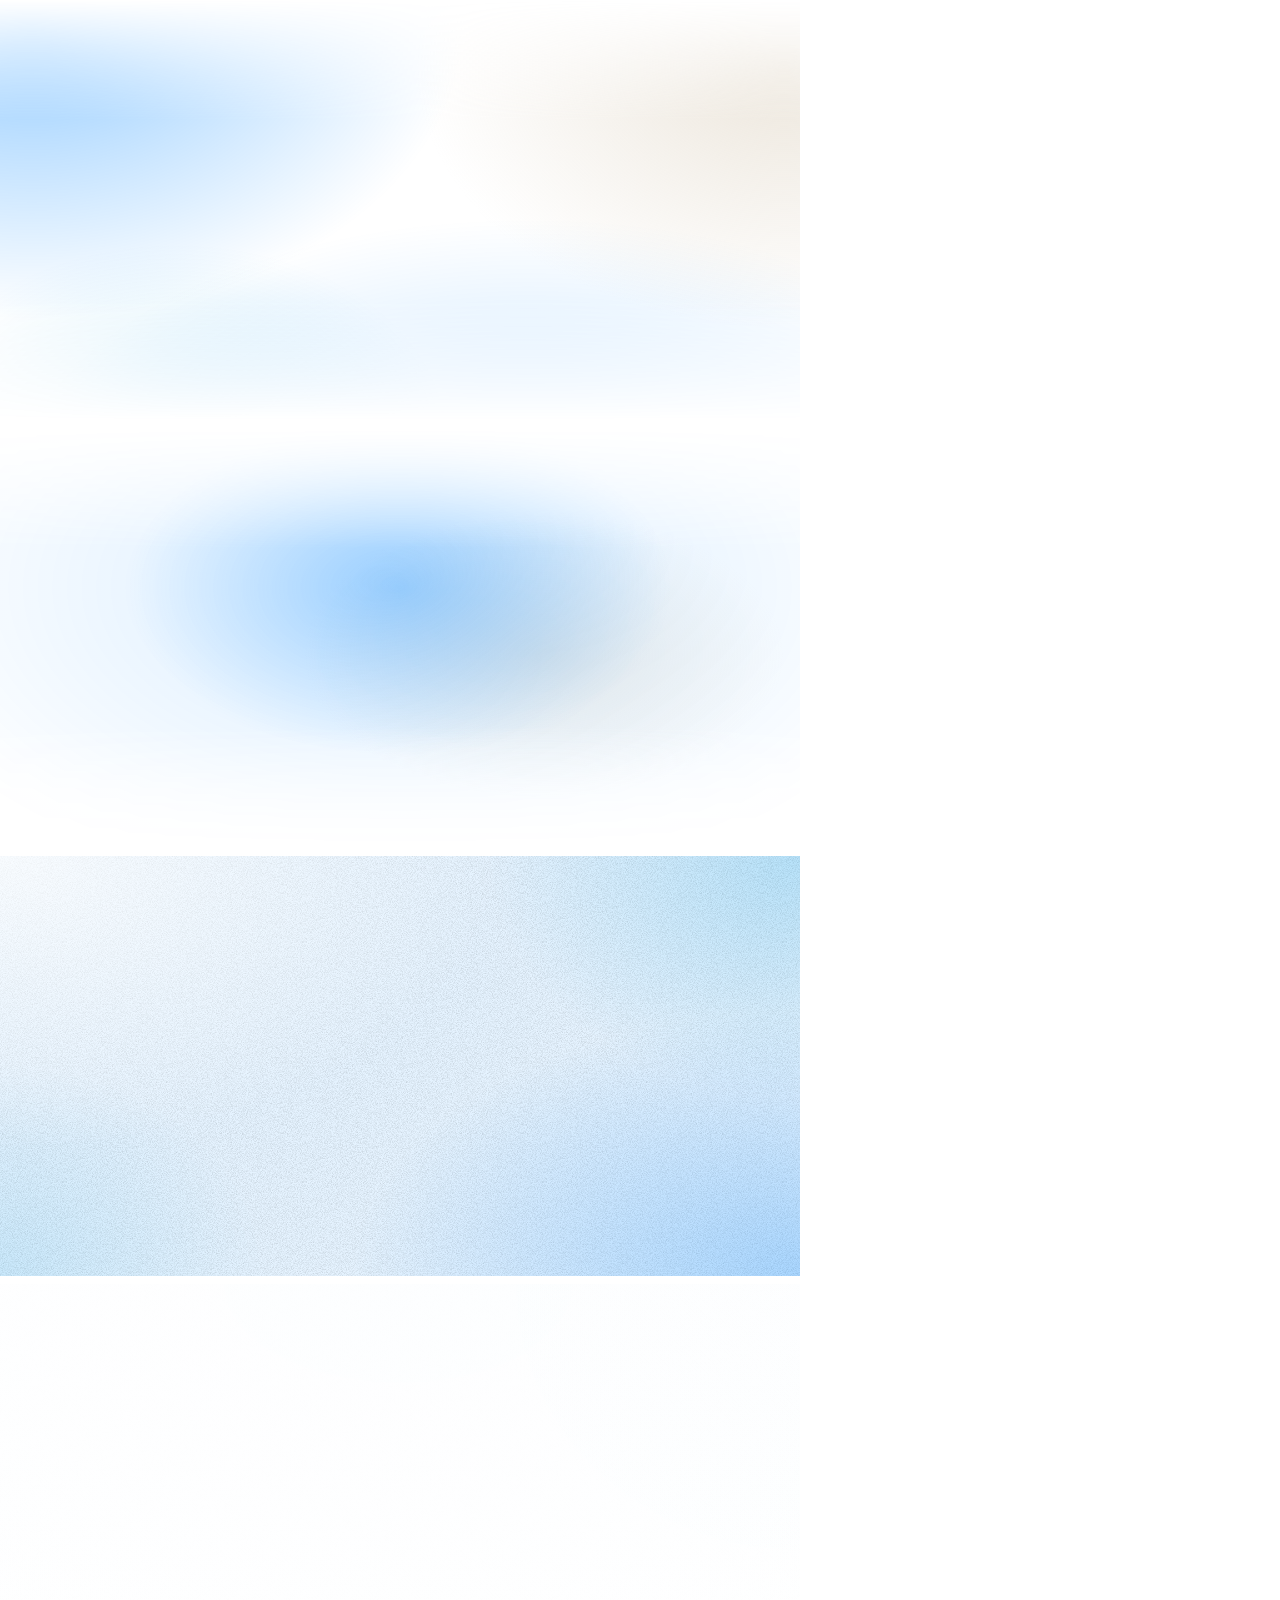
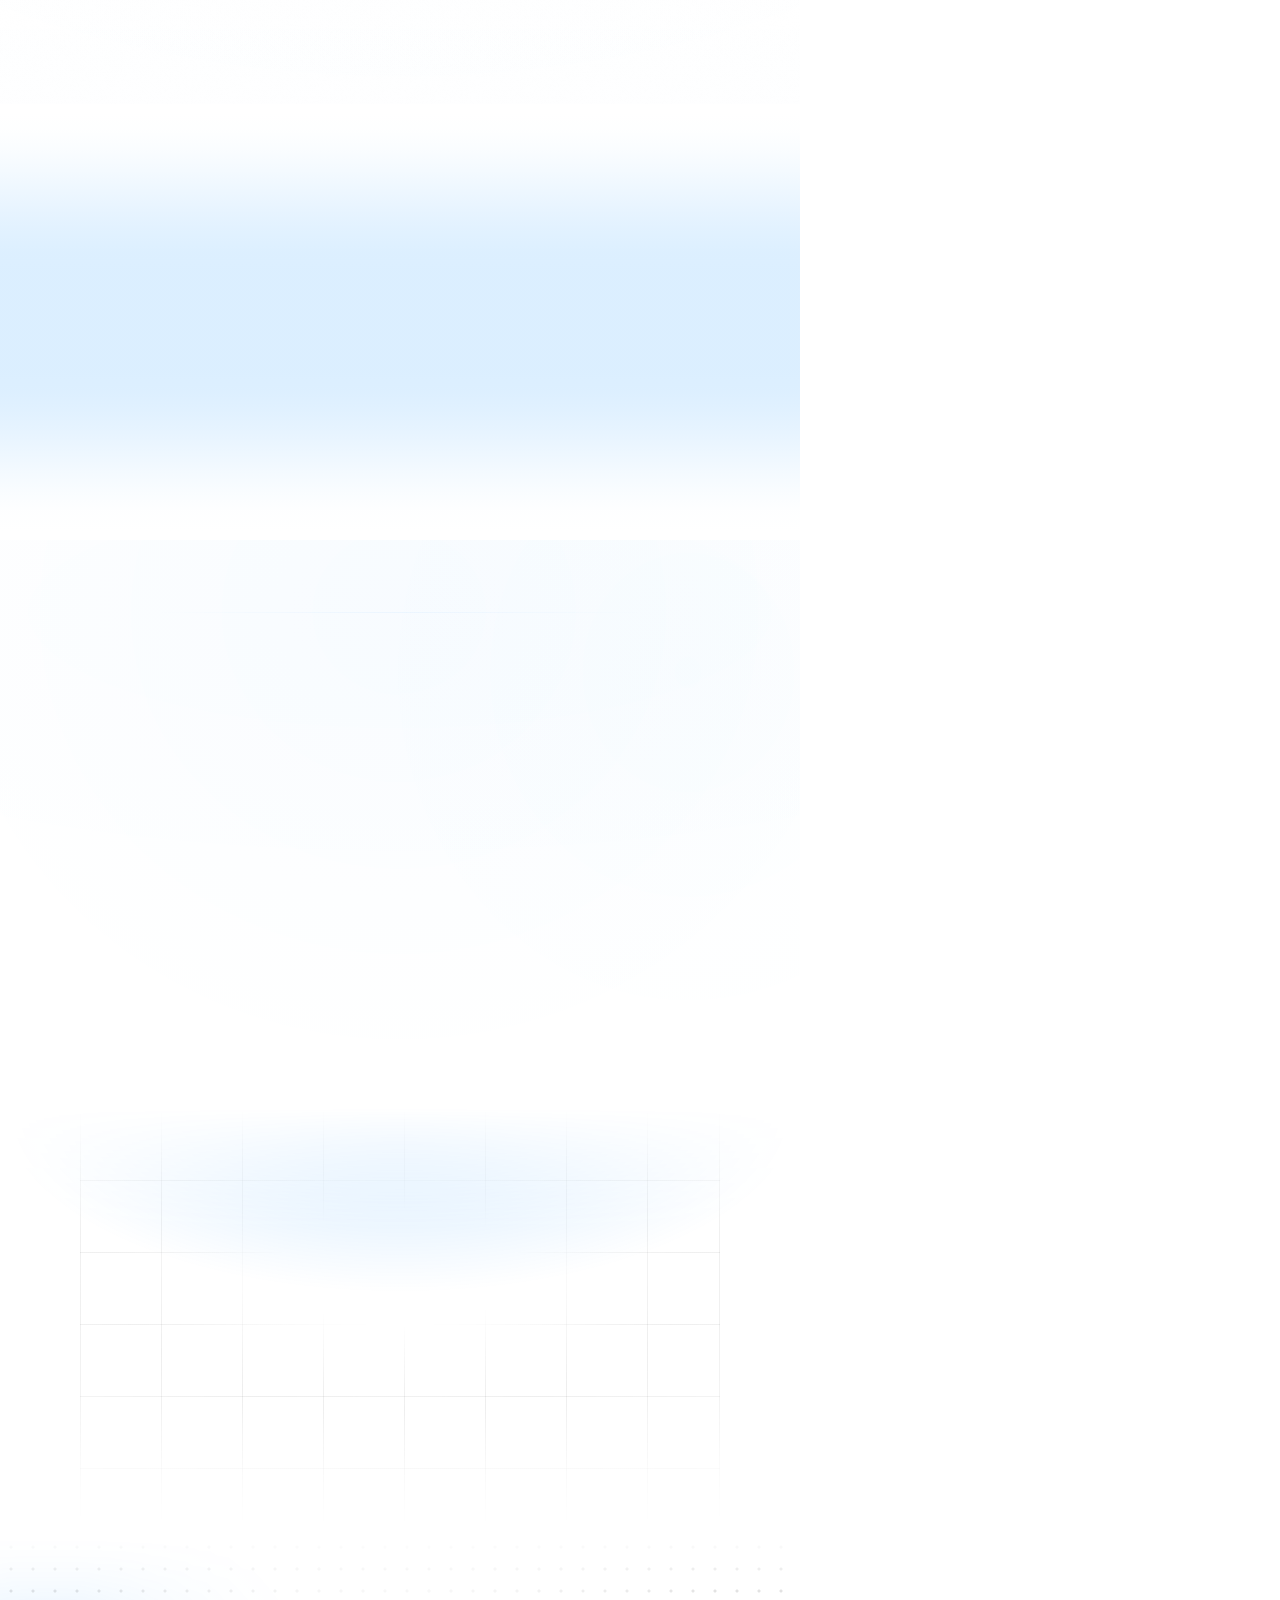
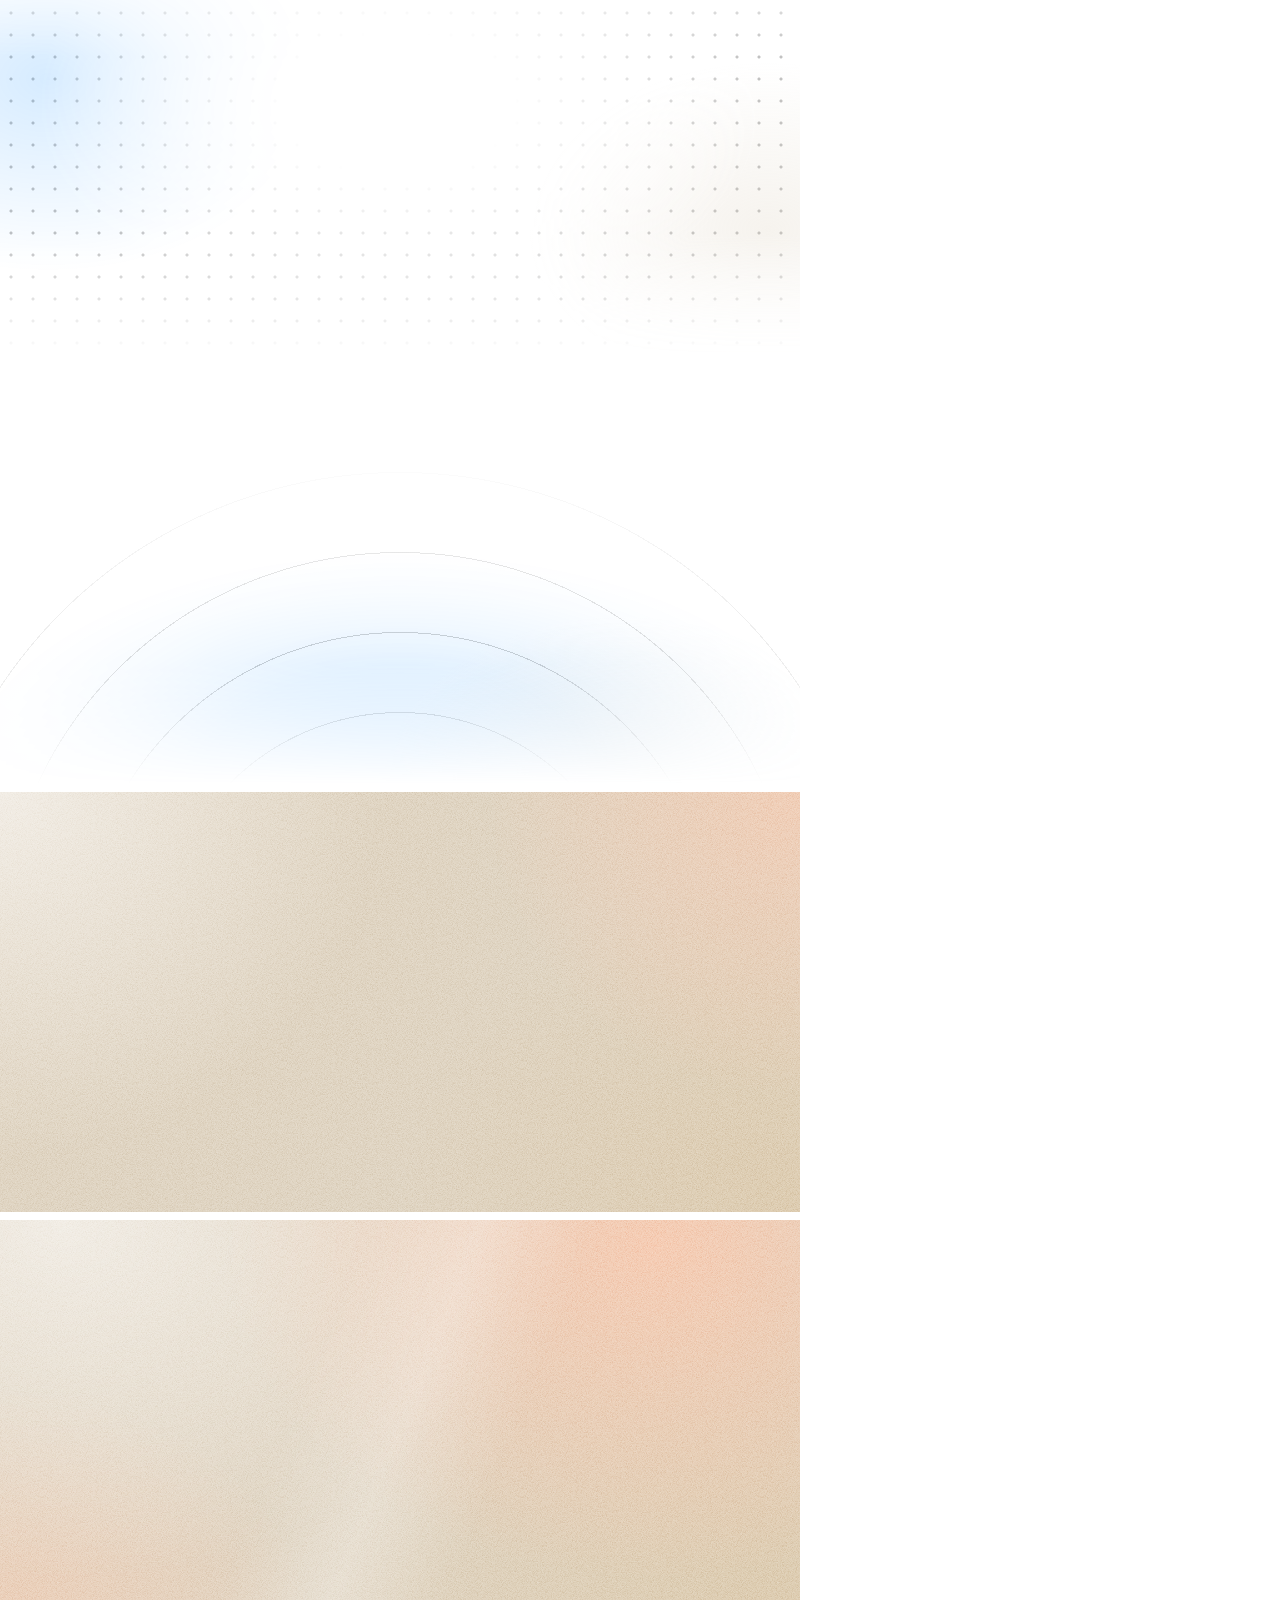
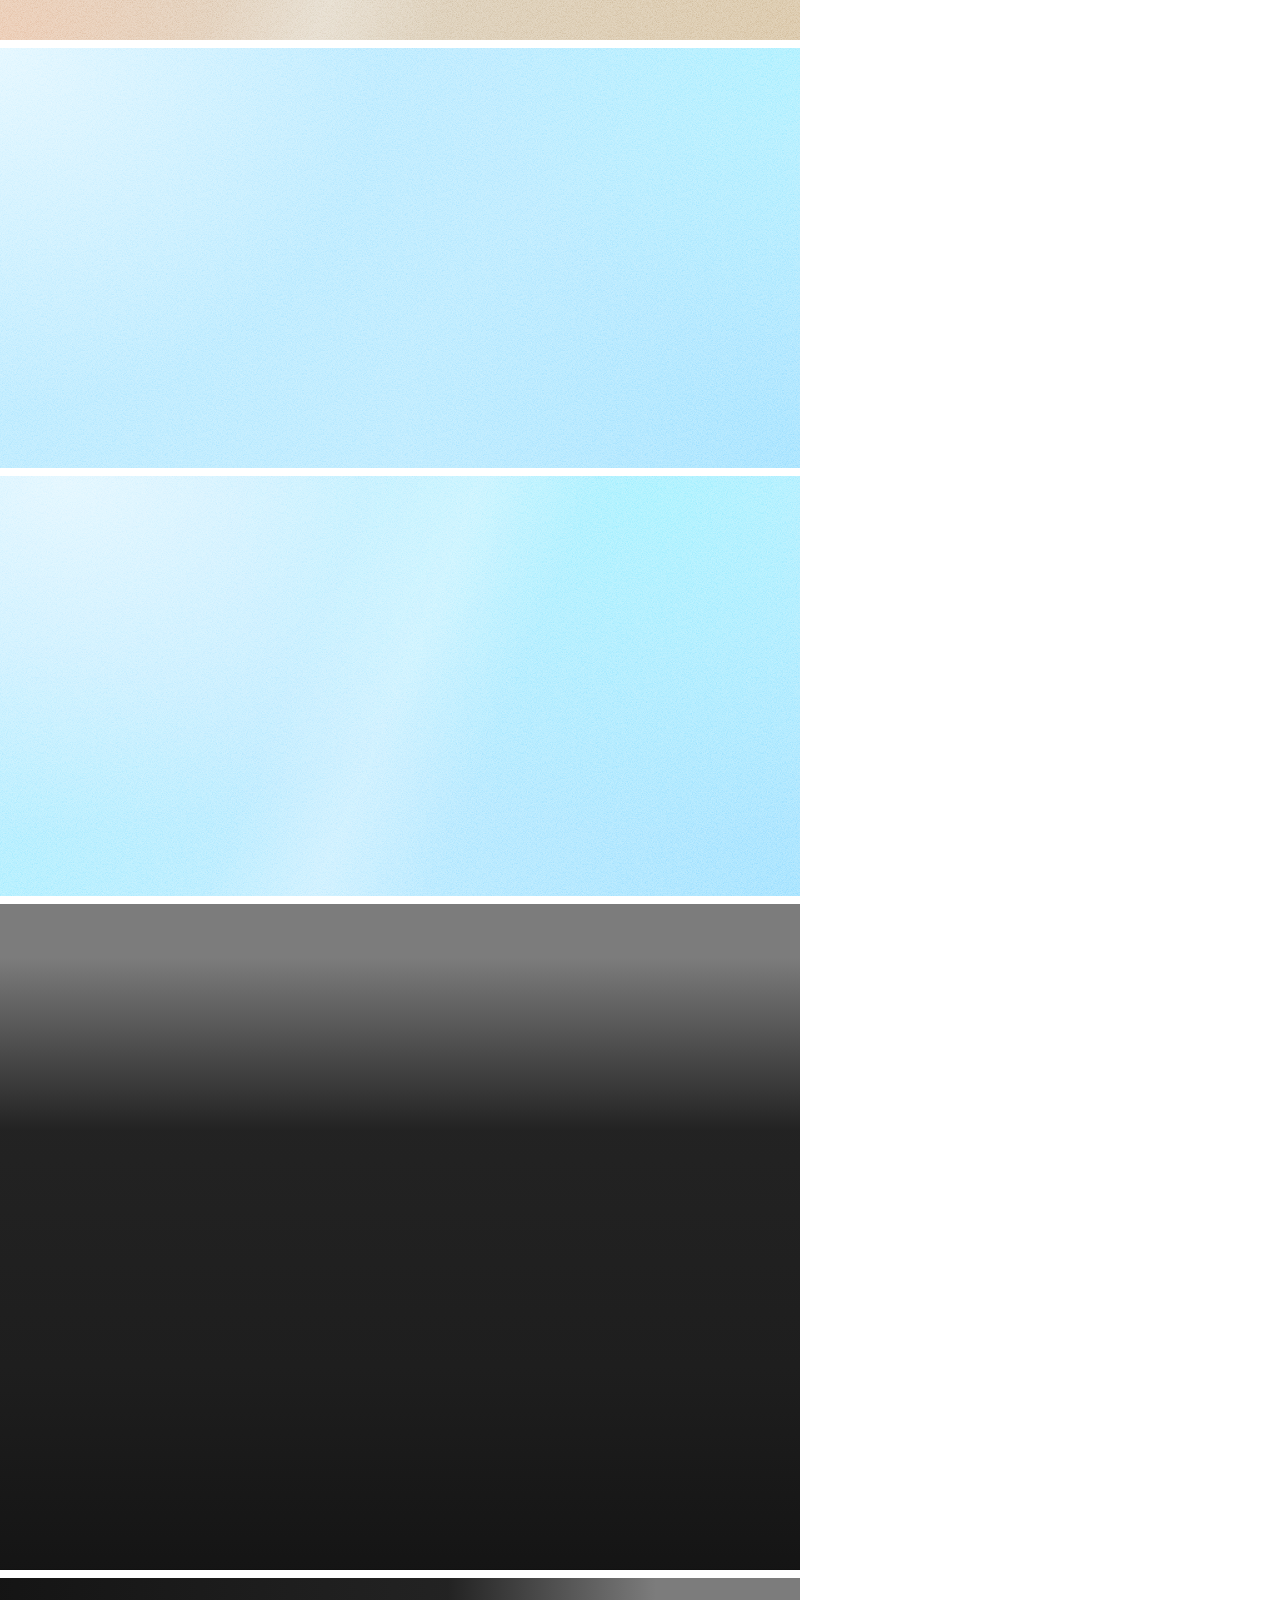
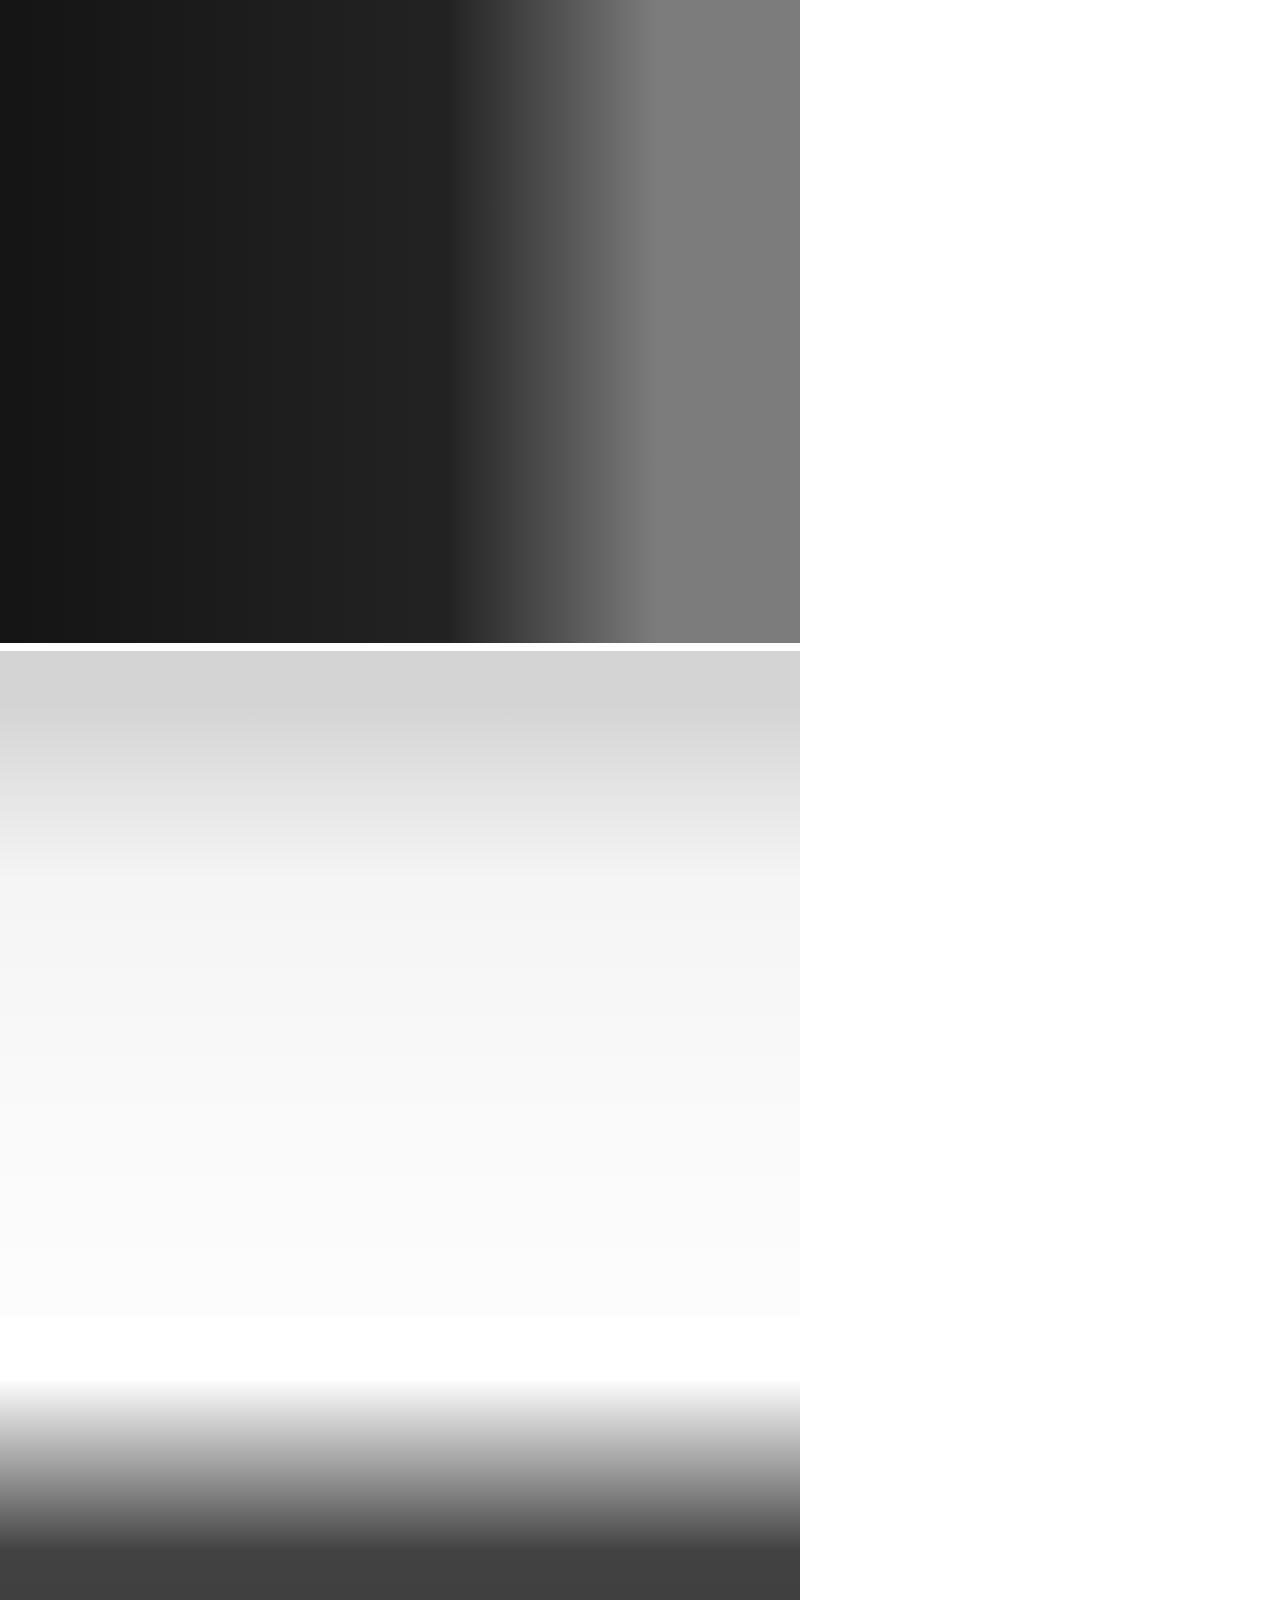
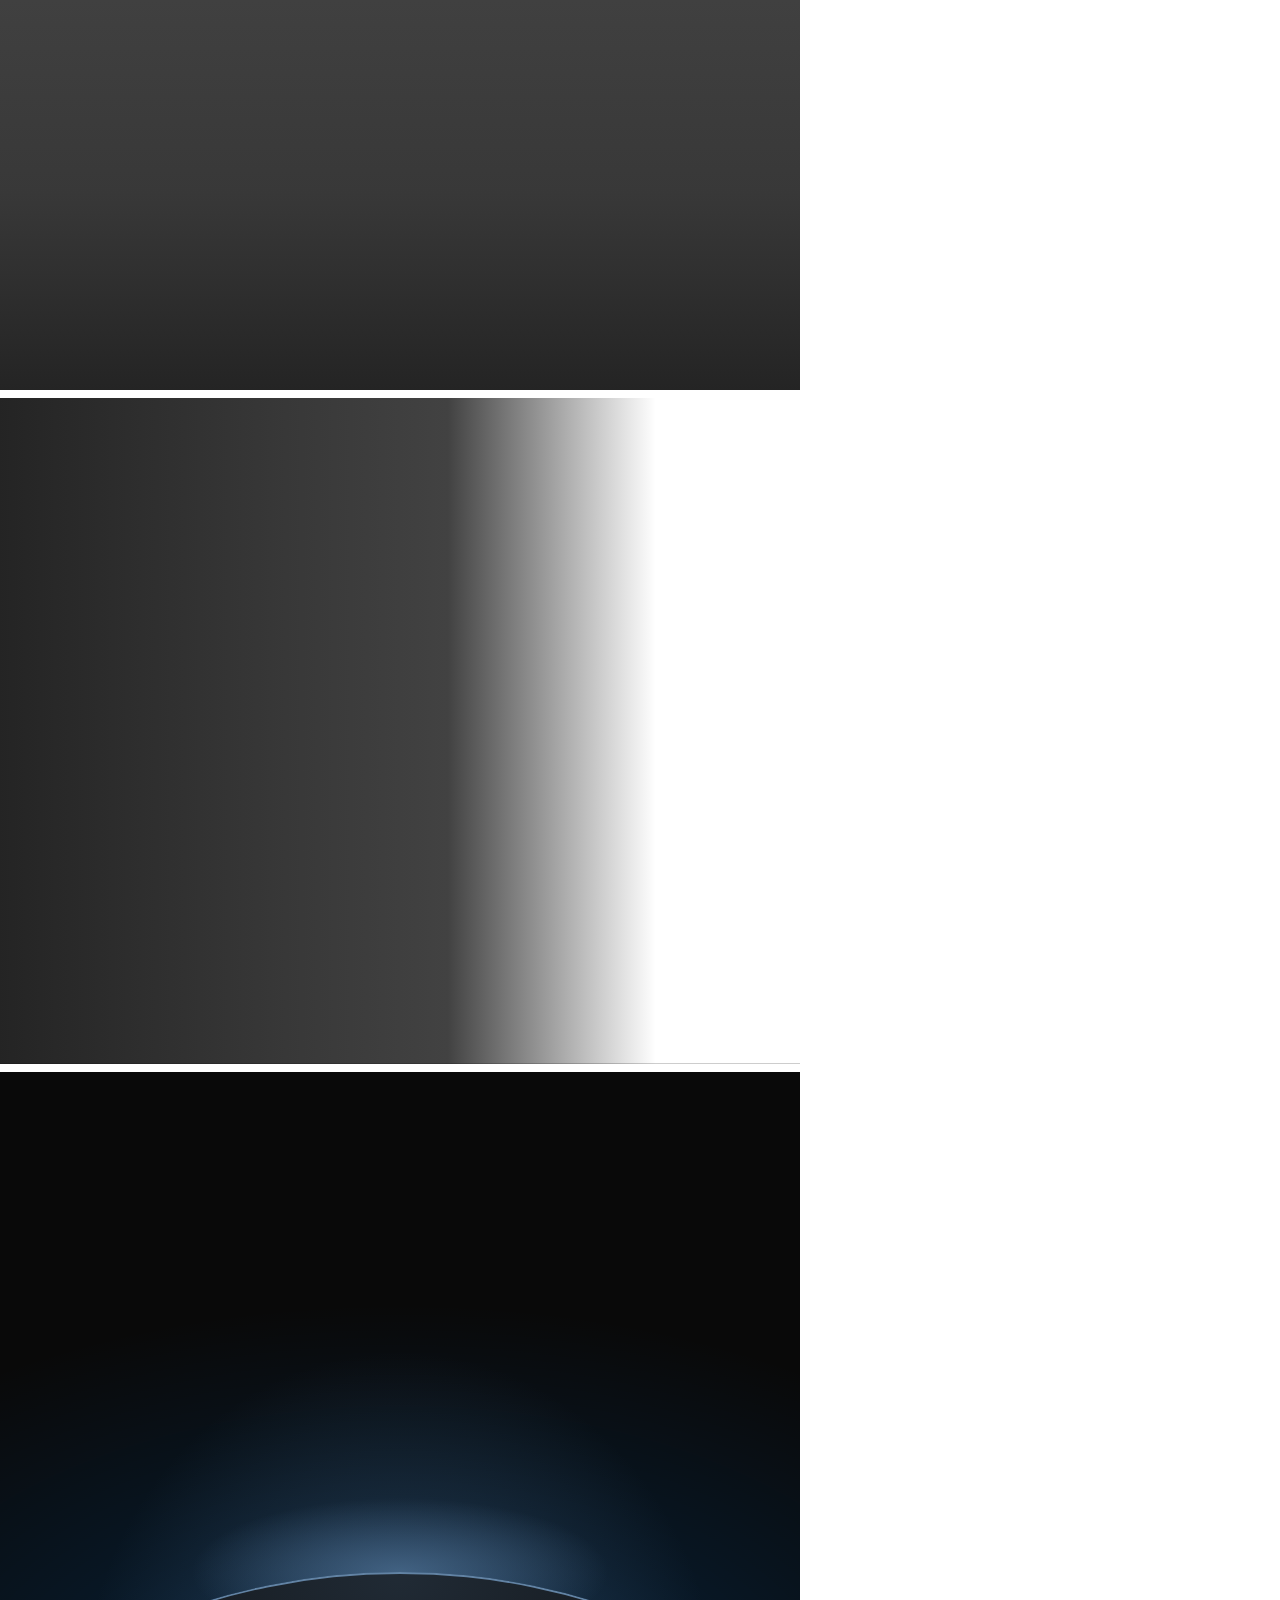
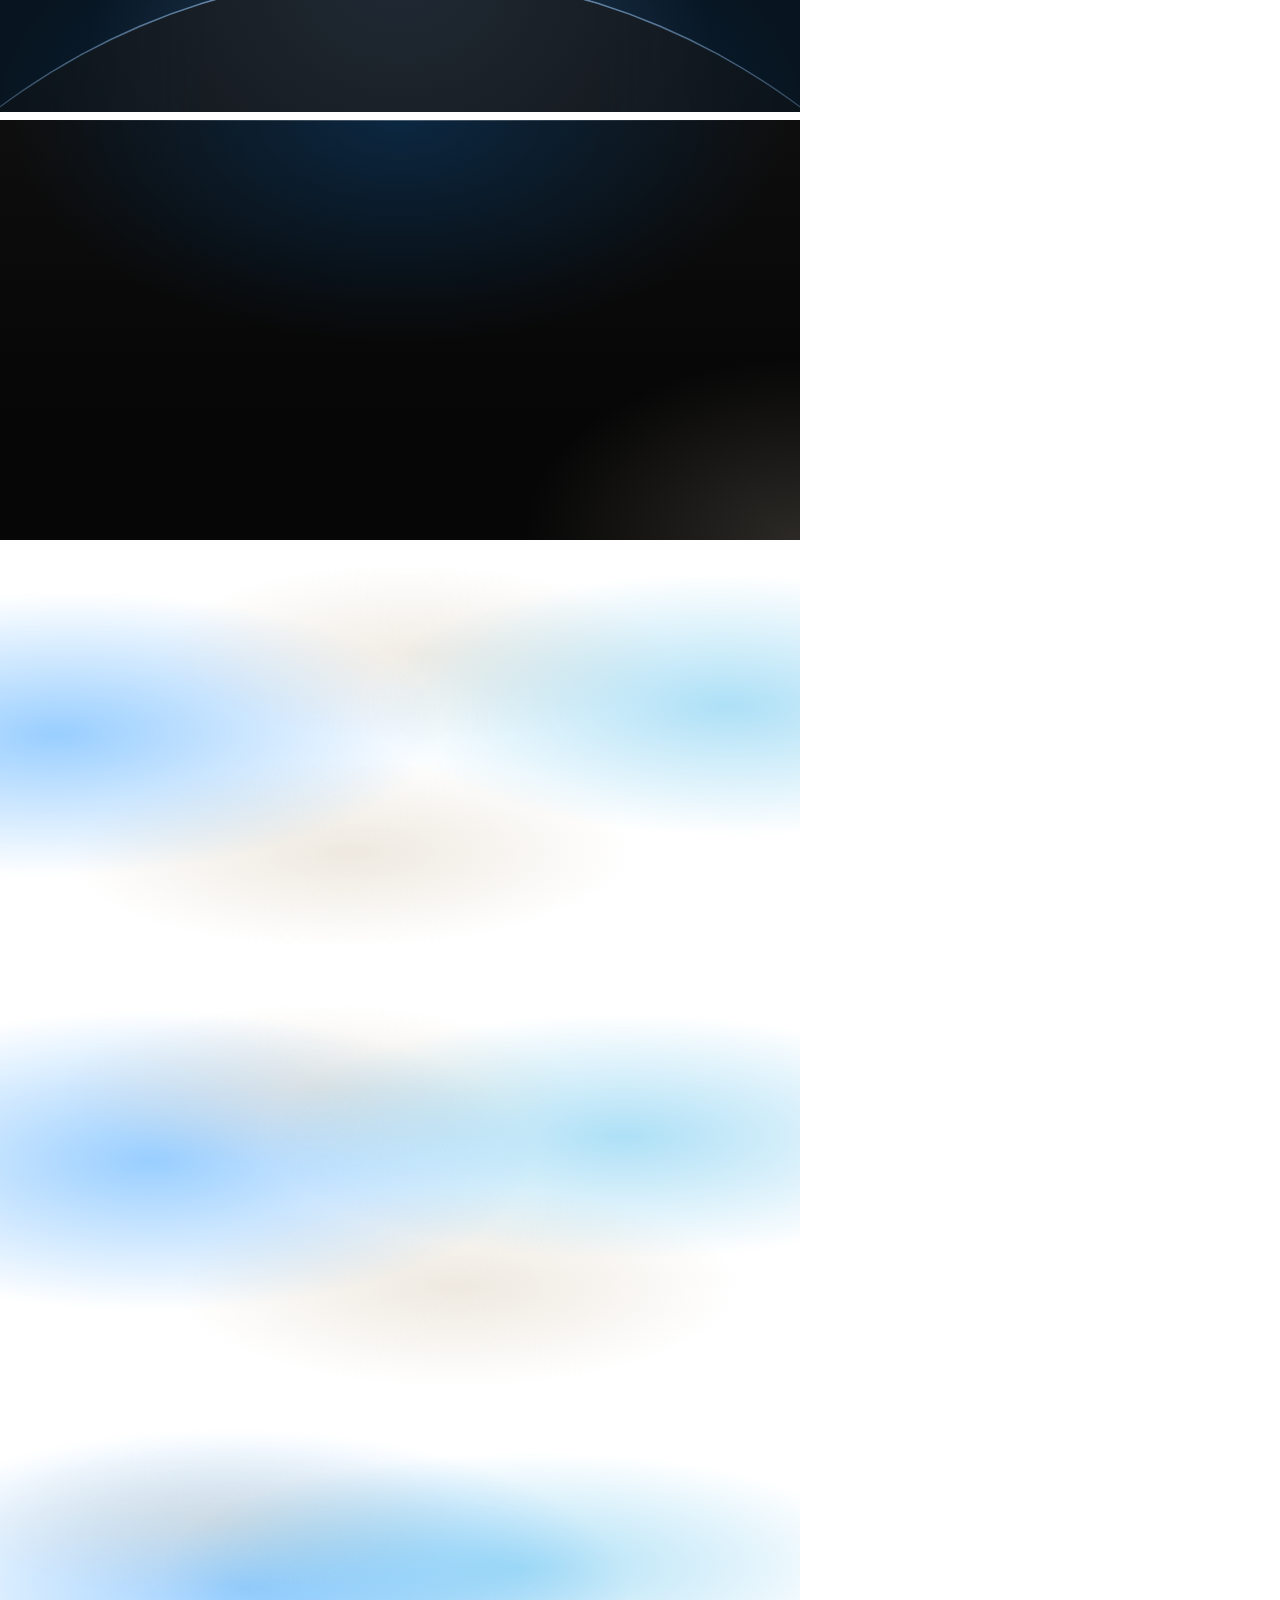
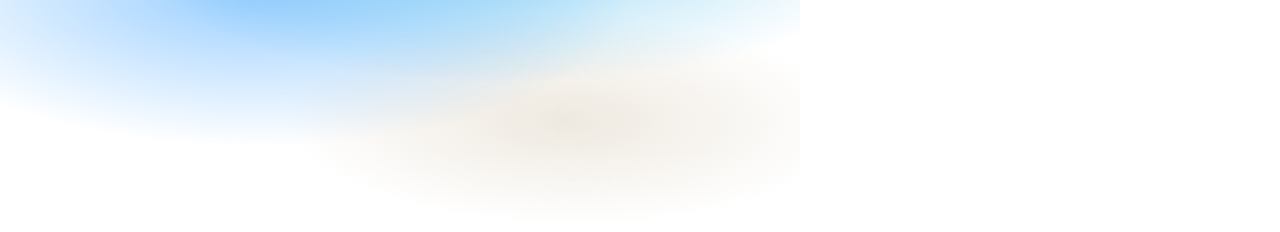
<file: assets/backgrounds/check.html>
<!doctype html>
<html lang="en" data-ground="sand">
<head>
<meta charset="utf-8">
<title>Backgrounds contrast check</title>
<!-- Every ground in a 800px box, for check.mjs: it sets a palette, screenshots the boxes and measures
     the ink and muted contrast on every pixel of each ground's text zone (index.json). The photograph
     grounds sit on a flat grey picture: #7c7c7c for the dark scrim, #d4d4d4 for the light one; and the worst case of the dark scrim: a white
     picture (white words on it). The light scrim is for pale photographs only. -->
<link rel="stylesheet" href="../system.css">
<link rel="stylesheet" href="backgrounds.css">
<style>body { margin: 0; width: 800px; } .box { width: 800px; margin: 0 0 8px; padding: 24px; font-size: 20px; } .pi, .pm { visibility: hidden; } .pi { color: var(--ink); } .pm { color: var(--muted); }  /* the liquid blobs held at the start, the middle and the end of their drift (the keyframes in backgrounds.css), so the text zone is measured where they stand under it */
  .at-start::before { animation: none; transform: translate3d(-7%, 0, 0) skewX(-7deg) scaleY(.94); } .at-start::after { animation: none; transform: translate3d(8%, 0, 0) skewX(6deg) scaleY(1.04); }
  .at-mid::before { animation: none; transform: translate3d(.5%, 0, 0) skewX(-.5deg) scaleY(.995); } .at-mid::after { animation: none; transform: translate3d(-.5%, 0, 0) scaleY(.98); }
  .at-end::before { animation: none; transform: translate3d(8%, 0, 0) skewX(6deg) scaleY(1.05); } .at-end::after { animation: none; transform: translate3d(-9%, 0, 0) skewX(-6deg) scaleY(.92); }
</style>
<script src="backgrounds.js" defer></script>
</head>
<body>
<div class="bg-mist box" data-g="mist" style="height:420px"><span class="pi">Ink</span> <span class="pm">Muted</span></div>
<div class="bg-halo box" data-g="halo" style="height:420px"><span class="pi">Ink</span> <span class="pm">Muted</span></div>
<div class="bg-grain box" data-g="grain" style="height:420px"><span class="pi">Ink</span> <span class="pm">Muted</span></div>
<div class="bg-paper box" data-g="paper" style="height:420px"><span class="pi">Ink</span> <span class="pm">Muted</span></div>
<div class="bg-dusk box" data-g="dusk" style="height:420px"><span class="pi">Ink</span> <span class="pm">Muted</span></div>
<div class="bg-topglow box" data-g="topglow" style="height:560px"><span class="pi">Ink</span> <span class="pm">Muted</span></div>
<div class="bg-ruled box" data-g="ruled" style="height:420px"><span class="pi">Ink</span> <span class="pm">Muted</span></div>
<div class="bg-dots box" data-g="dots" style="height:420px"><span class="pi">Ink</span> <span class="pm">Muted</span></div>
<div class="bg-arcs box" data-g="arcs" style="height:420px"><span class="pi">Ink</span> <span class="pm">Muted</span></div>
<div class="bg-band box" data-g="band" style="height:420px"><span class="pi">Ink</span> <span class="pm">Muted</span></div>
<div class="bg-field box" data-g="field" style="height:420px"><span class="pi">Ink</span> <span class="pm">Muted</span></div>
<div class="bg-band bg-tint box" data-g="band-tint" style="height:420px"><span class="pi">Ink</span> <span class="pm">Muted</span></div>
<div class="bg-field bg-tint box" data-g="field-tint" style="height:420px"><span class="pi">Ink</span> <span class="pm">Muted</span></div>
<div class="bg-photo box" data-g="photo" style="height:520px;--g-photo:linear-gradient(#7c7c7c,#7c7c7c)"><span class="pi">Ink</span> <span class="pm">Muted</span></div>
<div class="bg-photo bg-photo--left box" data-g="photo-left" style="height:520px;--g-photo:linear-gradient(#7c7c7c,#7c7c7c)"><span class="pi">Ink</span> <span class="pm">Muted</span></div>
<div class="bg-photo bg-photo--light box" data-g="photo-light" style="height:520px;--g-photo:linear-gradient(#d4d4d4,#d4d4d4)"><span class="pi">Ink</span> <span class="pm">Muted</span></div>
<div class="bg-photo box" data-g="photo-white" style="height:520px;--g-photo:linear-gradient(#fff,#fff)"><span class="pi">Ink</span> <span class="pm">Muted</span></div>
<div class="bg-photo bg-photo--left box" data-g="photo-left-white" style="height:520px;--g-photo:linear-gradient(#fff,#fff)"><span class="pi">Ink</span> <span class="pm">Muted</span></div>
<div class="bg-horizon box" data-g="horizon" style="height:640px"><span class="pi">Ink</span> <span class="pm">Muted</span></div>
<div class="bg-deep box" data-g="deep" style="height:420px"><span class="pi">Ink</span> <span class="pm">Muted</span></div>
<div class="bg-liquid box at-start" data-g="liquid" data-no-pause style="height:420px"><span class="pi">Ink</span> <span class="pm">Muted</span></div>
<div class="bg-liquid box at-mid" data-g="liquid-mid" data-no-pause style="height:420px"><span class="pi">Ink</span> <span class="pm">Muted</span></div>
<div class="bg-liquid box at-end" data-g="liquid-end" data-no-pause style="height:420px"><span class="pi">Ink</span> <span class="pm">Muted</span></div>

</body>
</html>
</file>
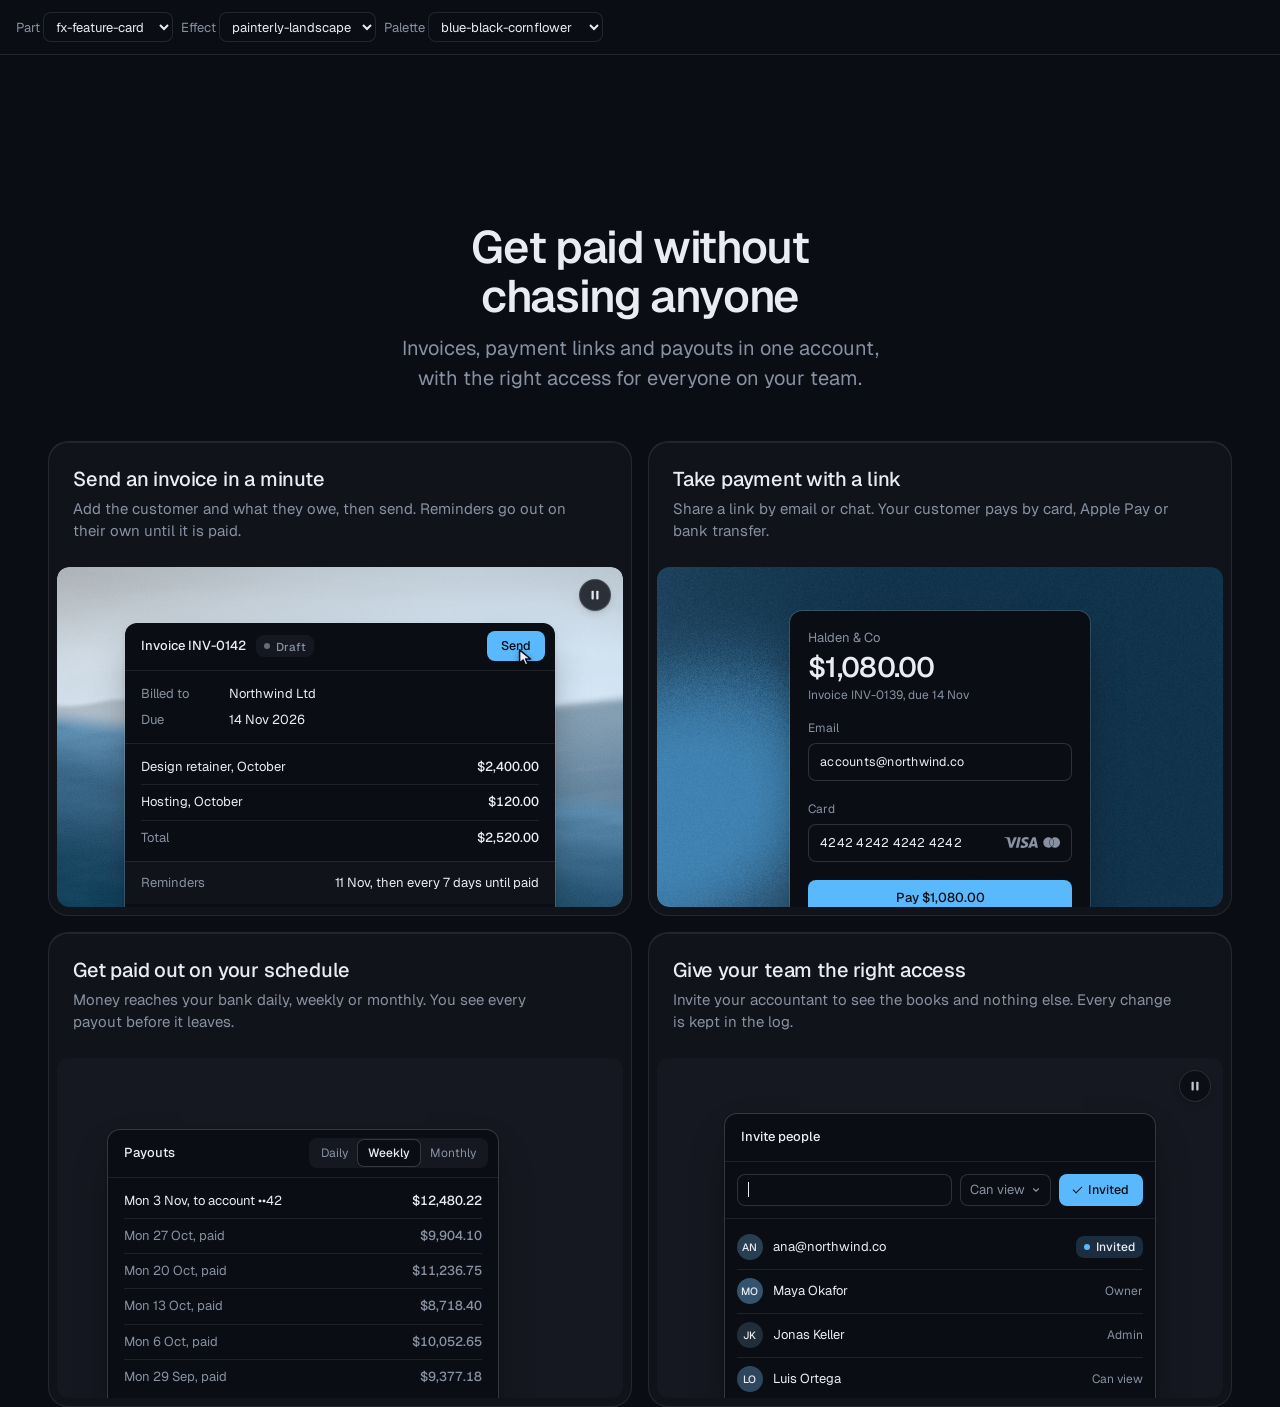
<file: assets/components/_lab.html>
<!doctype html>
<html lang="en" data-radius="soft">
<head>
<script>window.__tpGlMax = 16;   /* a gallery shows many live effects at once; a page of a site keeps the default 4 (fx.js) */</script>
<meta charset="utf-8">
<meta name="viewport" content="width=device-width, initial-scale=1">
<title>Component lab</title>
<link rel="preconnect" href="https://fonts.googleapis.com">
<link rel="preconnect" href="https://fonts.gstatic.com" crossorigin>
<link href="https://fonts.googleapis.com/css2?family=Geist:wght@100..900&family=Geist+Mono:wght@400..600&display=swap" rel="stylesheet">
<link rel="stylesheet" href="../system.css">
<link rel="stylesheet" href="./base.css">
<style>
  /* one component on its own, with a chosen effect (or object) and palette:
     _lab.html?c=fx-chart&fx=ruled-grounds&palette=white-link-blue&w=640 */
  :root { --font-display: "Geist", system-ui, sans-serif; --font-text: "Geist", system-ui, sans-serif; --font-mono: "Geist Mono", ui-monospace, monospace; --display-weight: 560; --display-tracking: -0.03em; }
  body { min-height: 100vh; margin: 0; }
  .bar { display: flex; flex-wrap: wrap; gap: 8px; align-items: center; padding: 12px 16px; border-bottom: 1px solid var(--line); font: 13px/1.4 var(--font-text); color: var(--muted); }
  .bar select { font: inherit; color: var(--ink); background: var(--bg); border: 1px solid var(--line); border-radius: var(--r-sm); height: 30px; padding: 0 8px; }
  .stage { padding: clamp(16px, 4vw, 48px); margin-inline: auto; }
</style>
</head>
<body>
<div class="bar">
  <label>Part <select id="c"></select></label>
  <label>Effect <select id="fx"></select></label>
  <label>Palette <select id="pal"></select></label>
</div>
<main class="stage" id="stage"></main>
<script type="module">
  import fx from '../effects/fx.js';
  const PARTS = ['fx-feature-card', 'fx-dither-object', 'fx-headline', 'fx-button', 'fx-prompt', 'fx-icon-tiles', 'fx-stat', 'fx-globe', 'fx-map', 'fx-chart', 'fx-bars', 'fx-band', 'fx-spotlight', 'fx-photo', 'fx-avatar', 'fx-search', 'fx-logos', 'fx-tabs', 'fx-pricing', 'fx-progress'];
  const PALETTES = {
    'blue-black-cornflower': { bg: '#0a0d14', surface: '#131824', ink: '#e9edf3', muted: '#8891a1', accent: '#5ab9fc', accentInk: '#0a0d14' },
    'graphite-safety-orange': { bg: '#18191b', surface: '#222427', ink: '#eff0f1', muted: '#9c9ea3', accent: '#ff4a1f', accentInk: '#18191b' },
    'white-link-blue': { bg: '#ffffff', surface: '#f4f4f4', ink: '#111111', muted: '#6b6b6b', accent: '#1a4be0', accentInk: '#ffffff' },
    'moss-sand': { bg: '#ddd6c6', surface: '#d2cab8', ink: '#2a2a26', muted: '#59574e', accent: '#4f6238', accentInk: '#ffffff' },
    'cobalt-field': { bg: '#0034eb', surface: '#002fd6', ink: '#ffffff', muted: '#dfe4f2', accent: '#e9e34a', accentInk: '#111111' },
  };
  const q = new URLSearchParams(location.search);
  const part = PARTS.includes(q.get('c')) ? q.get('c') : PARTS[0];
  const palId = PALETTES[q.get('palette')] ? q.get('palette') : 'blue-black-cornflower';
  const p = PALETTES[palId];
  const s = document.documentElement.style;
  const action = fx.color.contrast(p.accent, p.bg) >= 2.2 ? p.accent : p.ink;
  Object.entries({ '--p-bg': p.bg, '--p-surface': p.surface, '--p-ink': p.ink, '--p-muted': p.muted, '--p-accent': p.accent, '--p-accent-ink': p.accentInk, '--p-action': action, '--p-action-ink': action === p.accent ? p.accentInk : p.bg }).forEach(([k, v]) => s.setProperty(k, v));
  s.colorScheme = fx.color.isDark(p.bg) ? 'dark' : 'light';
  if (q.has('fallback')) fx.config.forceFallback = true;
  // one part at a time: at most 4 live WebGL contexts on this page
  fx.config.maxLive = 4;
  if (q.has('w')) document.getElementById('stage').style.maxWidth = q.get('w') + 'px';

  const base = `./${part}/`;
  const [meta, html, mod] = await Promise.all([fetch(base + 'meta.json').then(r => r.json()), fetch(base + 'component.html').then(r => r.text()), import(base + 'component.js')]);
  const link = Object.assign(document.createElement('link'), { rel: 'stylesheet', href: base + 'component.css' });
  document.head.append(link);
  await new Promise(r => { link.onload = link.onerror = r; });
  const choices = meta.effects?.length ? meta.effects : meta.objects || [];
  const chosen = choices.includes(q.get('fx')) ? q.get('fx') : meta.default;
  const stage = document.getElementById('stage');
  stage.innerHTML = html;
  const root = stage.firstElementChild;
  // the chosen effect goes where the part reads it: data-cx-object, data-cx-fill, or data-cx-effect on the root
  // the dither object: one figure set to the chosen object (one live object, as on a page); no caption under it
  if (meta.objects) {
    const fig = root.matches('[data-cx-object]') ? root : root.querySelector('[data-cx-object]');
    fig.dataset.cxObject = chosen;
    if (q.get('render') === 'studio') fig.dataset.cxRender = 'studio';
    fig.querySelector('.cx-obj__stage').removeAttribute('aria-label');
    fig.style.maxWidth = '720px';
  }
  // without ?fx= the markup keeps its own effects (the feature card mixes a landscape and a grain: setting
  // the default on every panel would paint the grain panel as a landscape too)
  else if (!choices.includes(q.get('fx'))) { /* as written */ }
  else if (root.querySelector('[data-cx-fill]')) root.querySelectorAll('[data-cx-fill]').forEach(el => { el.dataset.cxFill = chosen; });
  else if (root.querySelector('[data-cx-effect]')) root.querySelectorAll('[data-cx-effect]').forEach(el => { el.dataset.cxEffect = chosen; });
  else root.dataset.cxEffect = chosen;
  // the map draws its baked streets; an effect named with ?fx= shows its fallback ground (no map data) instead
  if (part === 'fx-map' && choices.includes(q.get('fx'))) delete root.dataset.cxMap;
  await document.fonts.ready;
  window.__part = mod.default(root);
  setTimeout(() => { document.documentElement.dataset.ready = '1'; }, 1200);

  const fill = (sel, list, cur, key) => {
    const el = document.getElementById(sel);
    el.innerHTML = list.map(v => `<option${v === cur ? ' selected' : ''}>${v}</option>`).join('');
    el.addEventListener('change', () => { q.set(key, el.value); if (key === 'c') q.delete('fx'); location.search = q.toString(); });
  };
  fill('c', PARTS, part, 'c');
  // a part whose default is none (the map's streets, the photograph as it is) lists none first, so the
  // select never shows an effect that is not on
  fill('fx', meta.default === 'none' ? ['none', ...choices] : choices, chosen, 'fx');
  fill('pal', Object.keys(PALETTES), palId, 'palette');
</script>
</body>
</html>
</file>
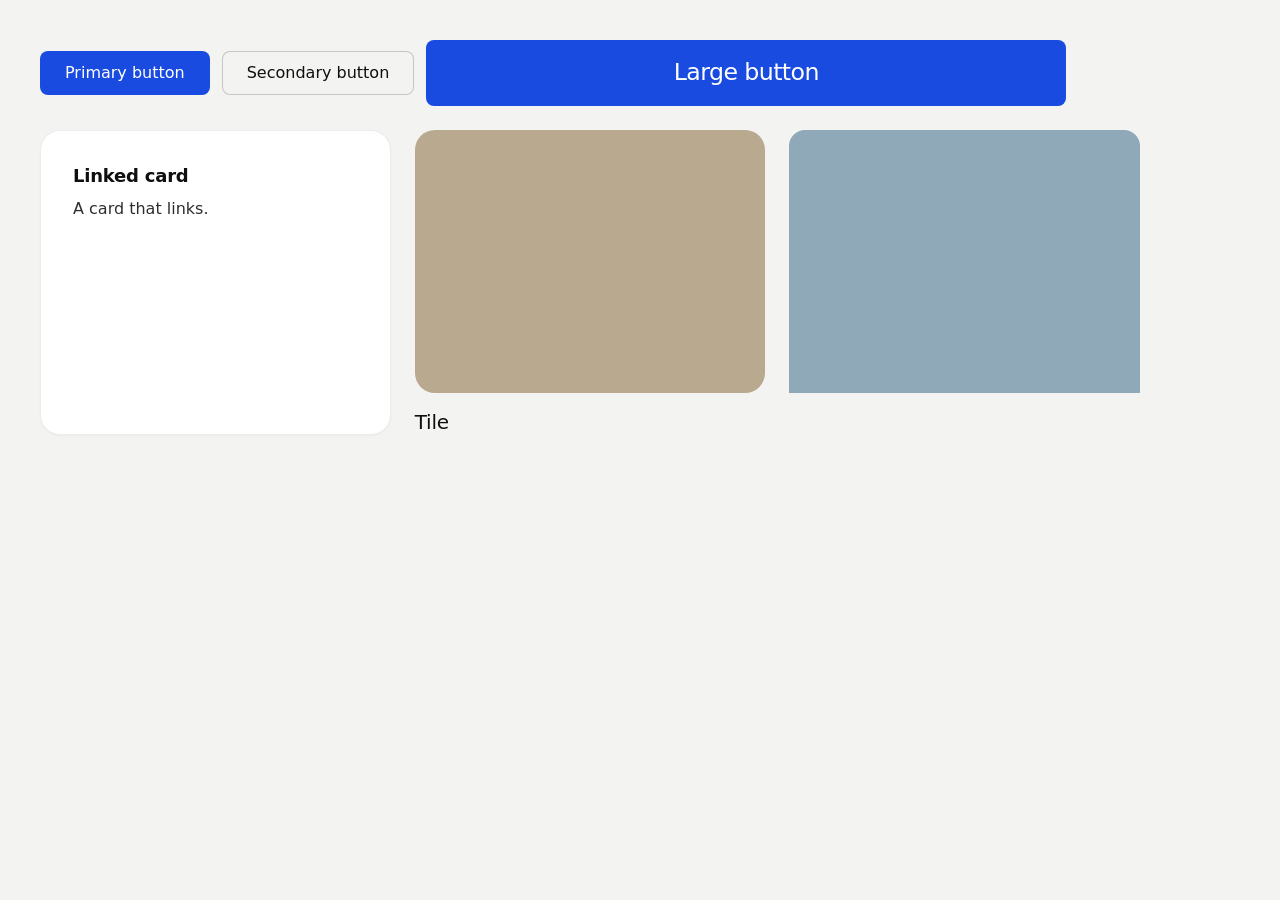
<file: assets/motion/_hover-test.html>
<!doctype html>
<html lang="en">
<head>
<meta charset="utf-8"><meta name="viewport" content="width=device-width, initial-scale=1">
<title>Hover test</title>
<link rel="stylesheet" href="../system.css">
<link rel="stylesheet" href="../ui/cards.css">
<link rel="stylesheet" href="motion.css">
<style>:root{--bg:#f3f3f1;--card:#fff;--ink:#0f0f0e;--muted:#686863;--accent:#e5531c}body{background:var(--bg);color:var(--ink);padding:40px}.row{display:grid;grid-template-columns:repeat(3,1fr);gap:24px;max-width:1100px}</style>
</head>
<body>
<main>
<div class="btn-row" style="margin-bottom:24px"><a class="btn btn--primary" href="#p">Primary button</a><a class="btn btn--secondary" href="#s">Secondary button</a><a class="btn btn--primary btn--xl" href="#x">Large button</a></div>
<div class="row">
  <a class="card" id="c1" href="#a"><h3>Linked card</h3><p>A card that links.</p></a>
  <a class="tile" id="t1" href="#b"><div class="tile__media"><img id="i1" alt="" src="data:image/svg+xml,%3Csvg xmlns='http://www.w3.org/2000/svg' width='400' height='300'%3E%3Crect width='400' height='300' fill='%23b9a98f'/%3E%3C/svg%3E"></div><div class="tile__head"><h3>Tile</h3></div></a>
  <div class="m-zoom" id="z1" style="border-radius:16px"><img id="i2" alt="" style="display:block;width:100%" src="data:image/svg+xml,%3Csvg xmlns='http://www.w3.org/2000/svg' width='400' height='300'%3E%3Crect width='400' height='300' fill='%238fa9b9'/%3E%3C/svg%3E"></div>
</div>
</main>
</body>
</html>
</file>
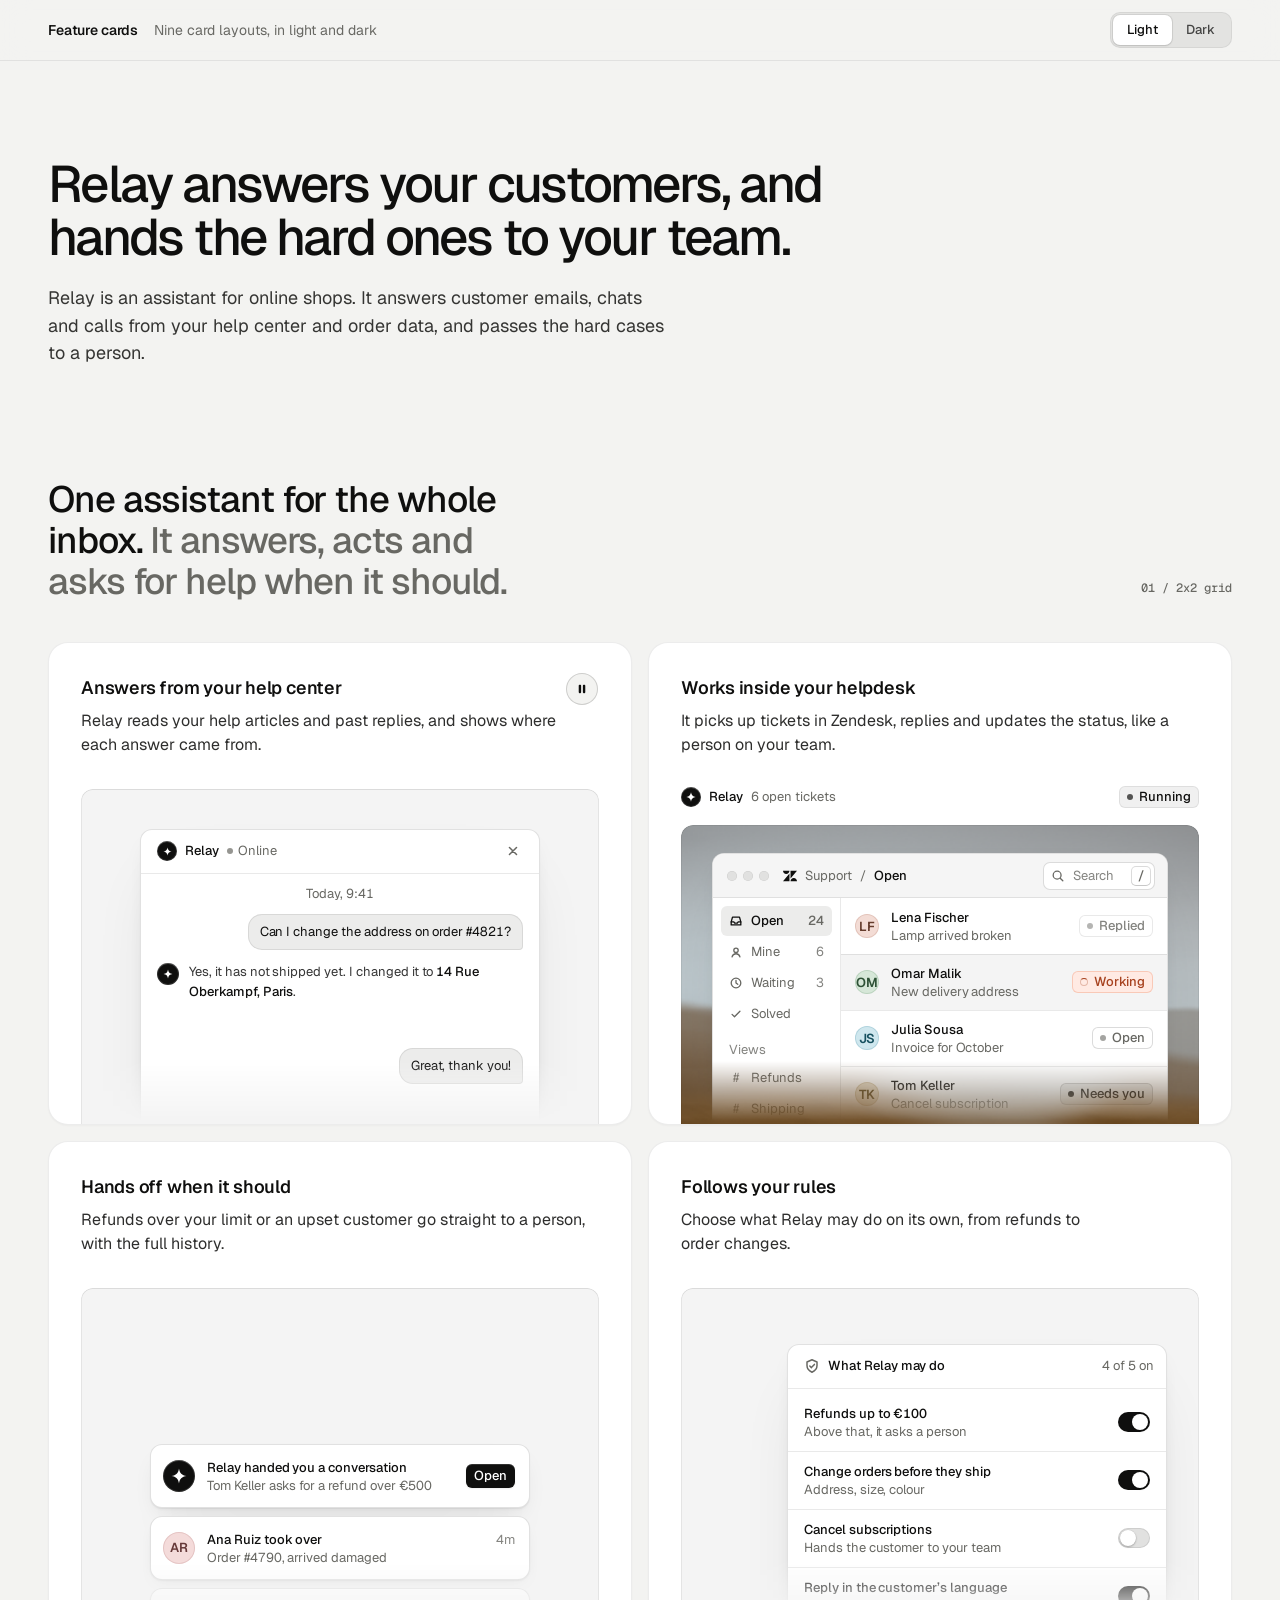
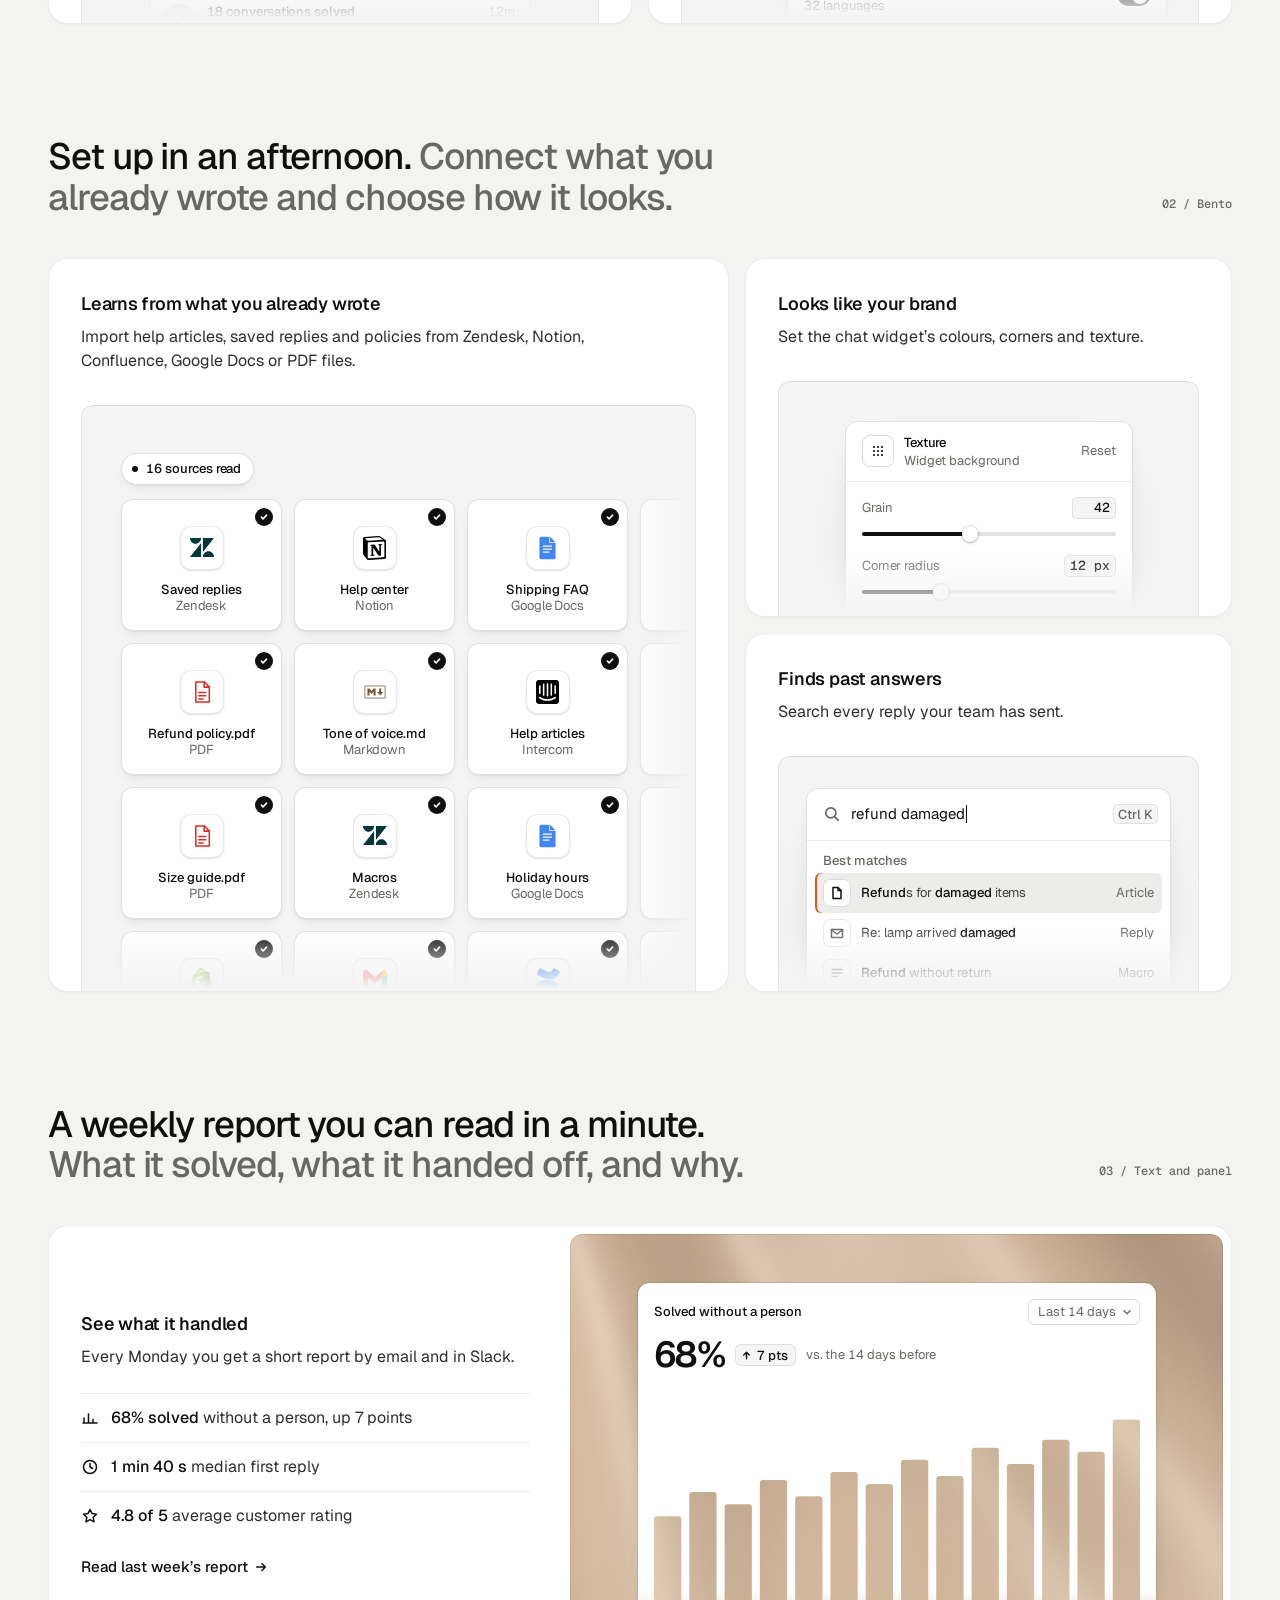
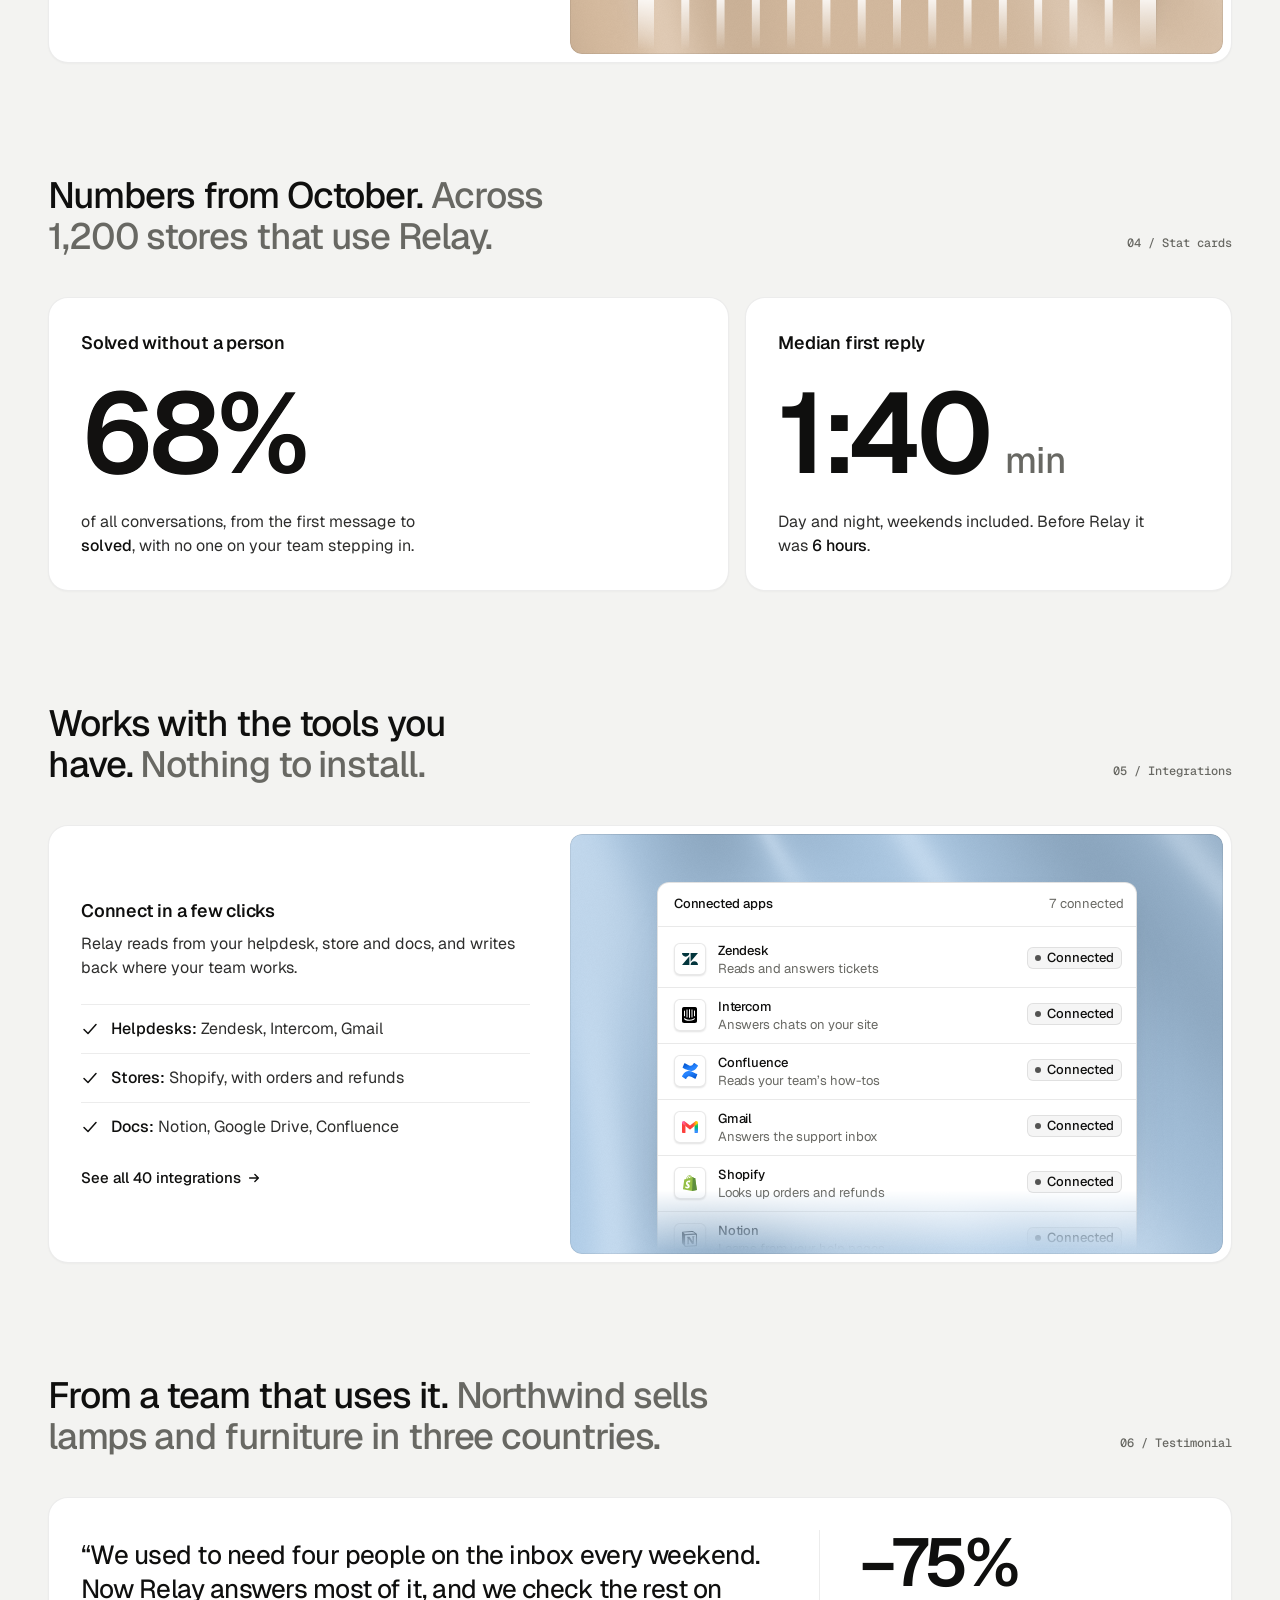
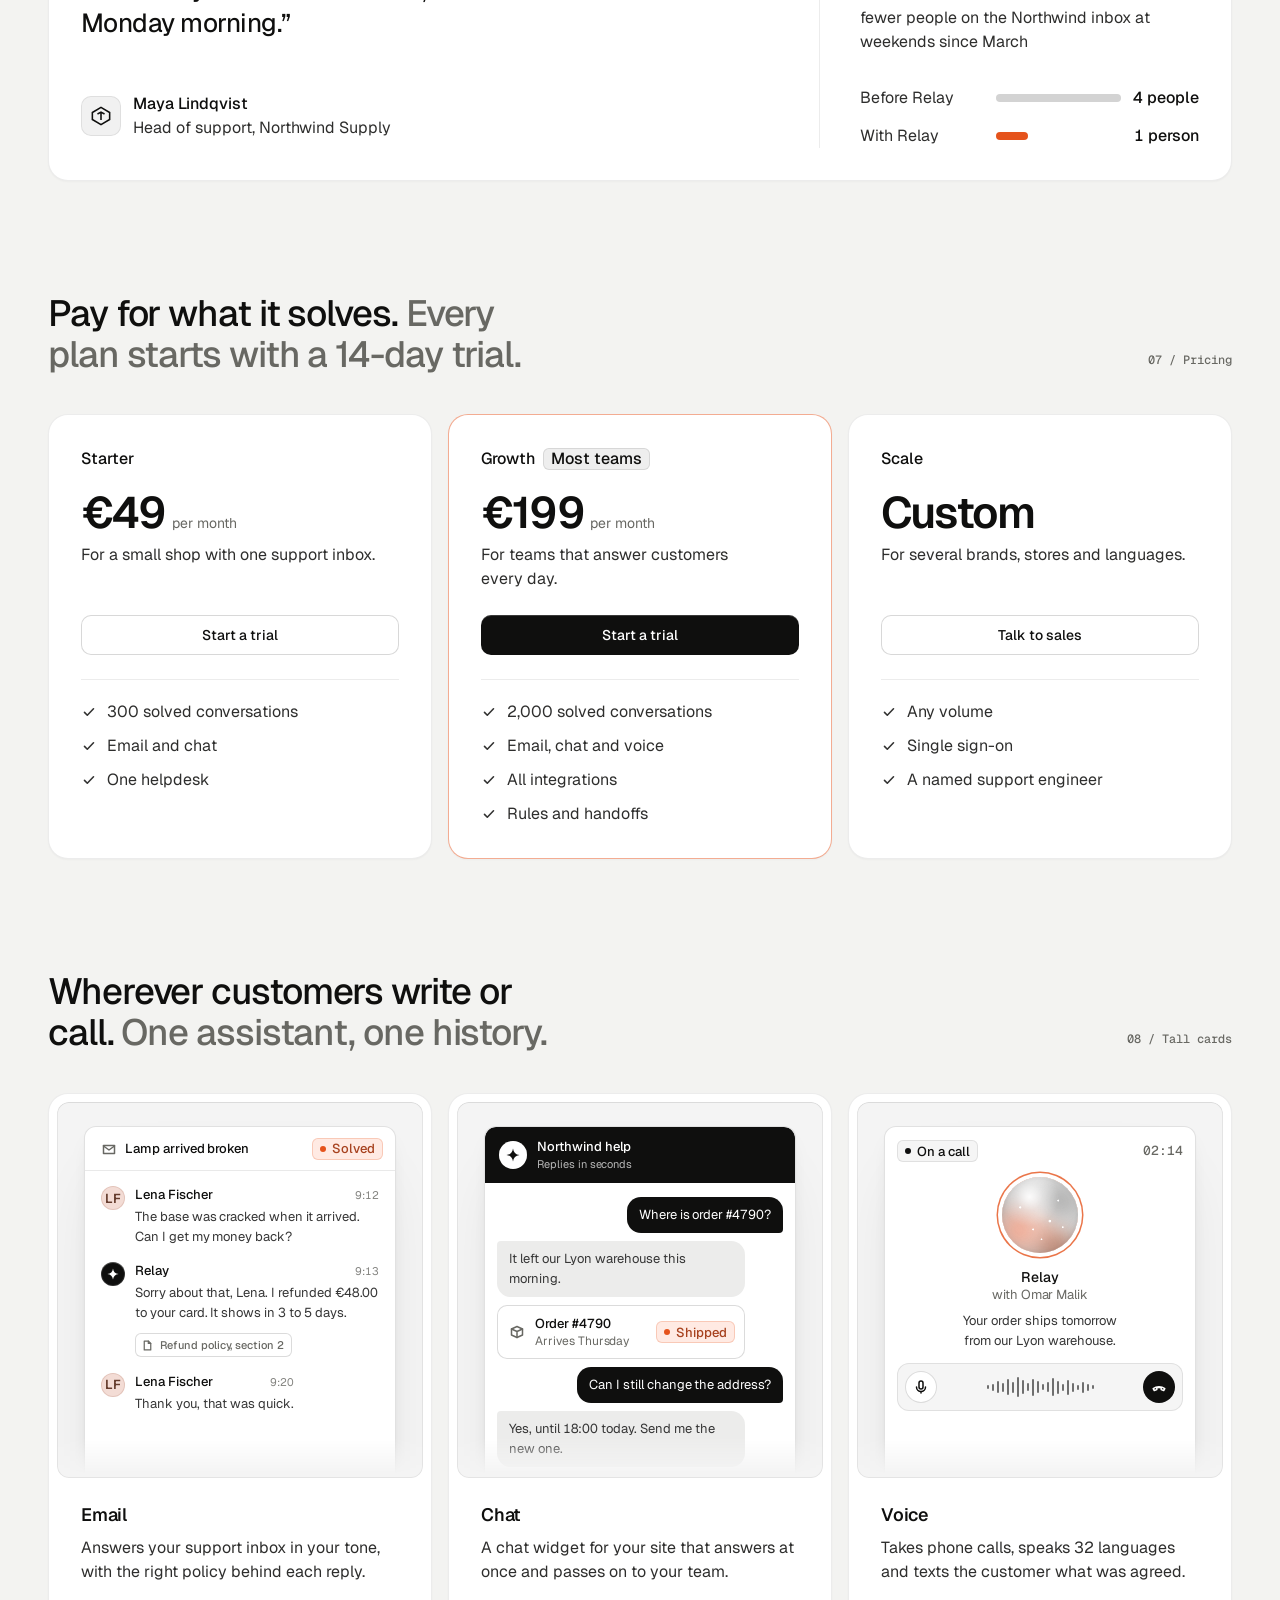
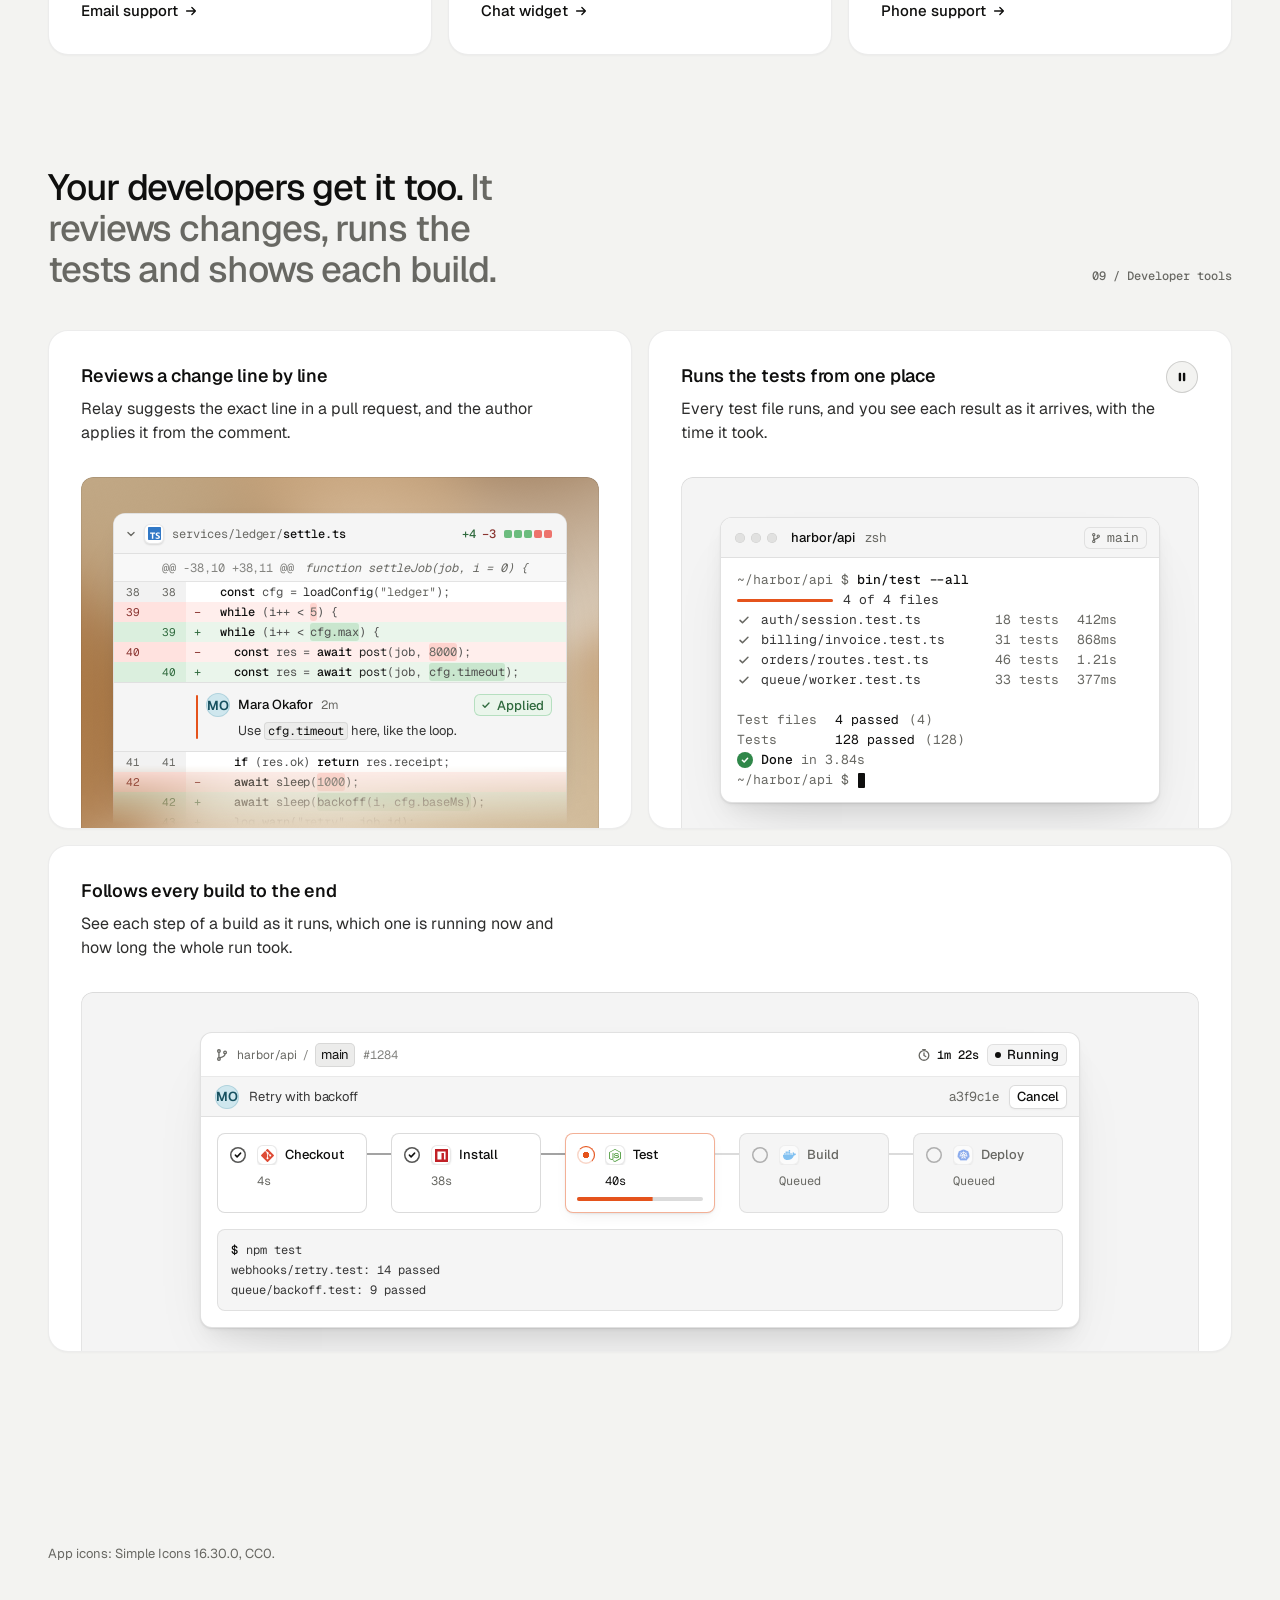
<file: assets/ui/cards.html>
<!doctype html>
<html lang="en" data-theme="light">
<head>
<script>window.__tpGlMax = 16;   /* a gallery shows many live effects at once; a page of a site keeps the default 4 (fx.js) */</script>
<meta charset="utf-8">
<meta name="viewport" content="width=device-width, initial-scale=1">
<title>Feature cards</title>
<meta name="description" content="Nine feature-card layouts from the taste-skill kit: effect grounds drawn in code with real product UI on top, in light and dark.">
<link rel="preconnect" href="https://fonts.googleapis.com">
<link rel="preconnect" href="https://fonts.gstatic.com" crossorigin>
<link href="https://fonts.googleapis.com/css2?family=Geist:wght@300..700&family=Geist+Mono:wght@400;500&display=swap" rel="stylesheet">
<link rel="stylesheet" href="base.css">
<link rel="stylesheet" href="cards.css">
<style>
  /* the two page palettes; every colour of the cards, effects and fragments comes from these */
  :root {
    --font-text: "Geist", system-ui, sans-serif;
    --font-display: "Geist", system-ui, sans-serif;
    --font-mono: "Geist Mono", ui-monospace, monospace;
  }
  [data-theme="light"] {
    --bg: #f3f3f1; --card: #ffffff; --ink: #0f0f0e; --muted: #686863; --accent: #e5531c; --accent-ink: #ffffff;
    --g-bg: #e9e8e4; --g-surface: #f6f5f2; --frag: #ffffff;
    --sky: #86a6c8; --sand: #c9a679; --sage: #8fa98d; --warm: #c9a679;
  }
  [data-theme="dark"] {
    --bg: #070708; --card: #151517; --ink: #f2f2ef; --muted: #8f9094; --accent: #ff7a3c; --accent-ink: #120c08;
    --g-bg: #0e0e10; --g-surface: #1b1c1f; --frag: #1c1d20;
    --sky: #7d9bbd; --sand: #c4a173; --sage: #87a184; --warm: #9c9689;
  }
  * { box-sizing: border-box; }
  html, body { margin: 0; }
  body { font-family: var(--font-text); background: var(--bg); color: var(--ink); -webkit-font-smoothing: antialiased; transition: background-color 300ms ease; }
  ::selection { background: color-mix(in oklab, var(--accent) 30%, transparent); }

  /* every effect ground reads these (the panel's own hue in --hue). A ground that holds UI also takes a
     lit data-fx-palette of its own, the same on both themes: on the dark page it is the bright picture
     behind the dark UI (x.ai), on the light page a clear step darker than the white UI */
  .panel, .panel__screen, .fxg {
    --fx-bg: var(--g-bg); --fx-surface: var(--g-surface); --fx-ink: var(--ink); --fx-muted: var(--muted);
    --fx-accent: var(--hue, var(--sky)); --fx-accent-ink: var(--accent-ink); --calm: var(--g-bg);
  }

  /* page frame */
  .top { position: sticky; top: 0; z-index: 20; background: color-mix(in oklab, var(--bg) 86%, transparent); backdrop-filter: blur(14px); -webkit-backdrop-filter: blur(14px); border-bottom: 1px solid color-mix(in oklab, var(--ink) 8%, transparent); }
  .top__in { max-width: 1232px; margin: 0 auto; padding: 0 24px; height: 60px; display: flex; align-items: center; gap: 16px; font-size: 14px; line-height: 20px; }
  .top__name { font-weight: 560; letter-spacing: -0.01em; }
  .top__note { color: var(--muted); }
  .top__sp { flex: 1; }
  .seg { display: inline-flex; padding: 3px; border-radius: 10px; background: color-mix(in oklab, var(--ink) 6%, var(--bg)); box-shadow: inset 0 0 0 1px color-mix(in oklab, var(--ink) 6%, transparent); }
  .seg button { font: inherit; font-size: 13px; font-weight: 500; border: 0; background: none; color: color-mix(in oklab, var(--ink) 72%, var(--bg)); height: 30px; padding: 0 14px; border-radius: 7px; cursor: pointer; }
  .seg button[aria-pressed="true"] { background: var(--card); color: var(--ink); box-shadow: 0 0 0 1px color-mix(in oklab, var(--ink) 8%, transparent), 0 1px 2px rgb(0 0 0 / .1); }
  .top__in a { color: var(--ink); text-decoration: none; font-weight: 500; }

  .wrap { max-width: 1232px; margin: 0 auto; padding: 0 24px; }
  .sec { padding: 56px 0; }
  .sec:last-of-type { padding-bottom: 128px; }
  .intro + .sec { padding-top: 112px; }
  .sec__head { display: flex; align-items: flex-end; justify-content: space-between; gap: 32px; margin-bottom: 40px; }
  .sec__head h2 { margin: 0; max-width: 720px; font-size: clamp(30px, 1.6vw + 16px, 40px); line-height: 1.12; letter-spacing: -0.03em; font-weight: 500; text-wrap: balance; }
  .sec__head h2 span { color: var(--muted); }
  .sec__tag { flex: none; font: 500 12px/16px var(--font-mono); color: var(--muted); padding-bottom: 6px; }
  .intro { padding: 96px 0 0; }
  .intro h1 { margin: 0; max-width: 820px; font-size: clamp(38px, 2.6vw + 18px, 56px); line-height: 1.04; letter-spacing: -0.04em; font-weight: 500; text-wrap: balance; }
  .intro p { margin: 20px 0 0; max-width: 620px; font-size: 18px; line-height: 1.55; color: color-mix(in oklab, var(--ink) 80%, var(--bg)); text-wrap: pretty; }

  /* layouts */
  .g2 { display: grid; grid-template-columns: repeat(2, minmax(0, 1fr)); gap: 16px; }
  .bento { display: grid; grid-template-columns: minmax(0, 7fr) minmax(0, 5fr); grid-template-rows: auto auto; gap: 16px; }
  .bento > :first-child { grid-row: span 2; }
  .bento > :first-child .panel { --p-h: 520px; }
  .bento > :not(:first-child) .panel { --p-h: 236px; }
  .g-stat { display: grid; grid-template-columns: minmax(0, 7fr) minmax(0, 5fr); gap: 16px; }
  .g3 { display: grid; grid-template-columns: repeat(3, minmax(0, 1fr)); gap: 16px; }
  .g2 .panel { --p-h: 336px; }

  /* stat cards (Figma's "64%"): a title, one big number and a caption, no picture under it; both numbers share
     one size and one box (cards.css), so the captions start level. The 68% is filled with a still grain */
  .card--stat { --knock-size: clamp(96px, 7vw + 24px, 128px); }
  .card--stat .knock, .card--stat .stat__num { margin-top: 20px; }
  .card--stat .stat__label { margin-top: 16px; max-width: 34ch; }

  /* testimonial: the quote beside one result */
  .card--quote { display: grid; grid-template-columns: minmax(0, 1fr) minmax(0, 380px); gap: 40px; align-items: stretch; }
  .card--quote .card__body { display: flex; flex-direction: column; justify-content: space-between; padding: 8px 0; }

  /* tall cards: the panel on top, each on its own ground; the fragment starts at the top inset and its
     window runs off the panel's bottom edge (.to-edge) */
  .g3 .panel--top { aspect-ratio: auto; height: 376px; min-height: 0; }

  /* inline fragments for the tall cards (built from base.css, as the skill asks for pieces the kit lacks) */
  .mail { width: 100%; overflow: hidden; }
  .mail__bar { display: flex; align-items: center; gap: 8px; height: 44px; padding: 0 12px 0 16px; border-bottom: 1px solid var(--u-line); }
  .mail__bar .ui-icon { color: var(--u-muted); }
  .mail__subj { flex: 1; min-width: 0; font-size: 13px; font-weight: 500; line-height: 20px; white-space: nowrap; overflow: hidden; text-overflow: ellipsis; }
  .mail__msg { display: flex; gap: 10px; padding: 14px 16px 0; }
  .mail__msg > .ui-agent, .mail__msg > .ui-avatar { margin-top: 1px; }
  .mail__col { min-width: 0; }
  .mail__who { display: flex; align-items: baseline; gap: 8px; font-size: 13px; line-height: 20px; }
  .mail__who b { font-weight: 500; }
  .mail__who time { margin-left: auto; font-size: 11px; color: var(--u-soft); }
  .mail__text { margin-top: 2px; font-size: 13px; line-height: 20px; color: var(--u-text-2); }
  .mail__cite { display: inline-flex; align-items: center; gap: 6px; height: 24px; margin-top: 10px; padding: 0 8px 0 6px; border-radius: 6px; font-size: 11px; font-weight: 500; color: var(--u-muted); box-shadow: inset 0 0 0 1px var(--u-line-2); }
  .mail__cite .ui-icon { width: 13px; height: 13px; }
  .widget { width: 100%; overflow: hidden; }
  .widget__head { display: flex; align-items: center; gap: 10px; height: 56px; padding: 0 14px; background: var(--u-ink); color: var(--u-bg); border-radius: calc(var(--u-r) - 1px) calc(var(--u-r) - 1px) 0 0; }
  .widget__head .ui-agent { width: 28px; height: 28px; background: var(--u-bg); }
  .widget__head .ui-agent::after { background: var(--u-ink); }
  .widget__head b { display: block; font-size: 13px; font-weight: 500; line-height: 18px; }
  .widget__head small { display: block; font-size: 11px; line-height: 16px; opacity: .7; }
  .widget__body { display: grid; grid-template-columns: minmax(0, 1fr); gap: 8px; padding: 14px 12px; }
  .widget__bot, .widget__me { max-width: min(248px, 88%); padding: 8px 12px; font-size: 13px; line-height: 20px; }
  .widget__bot { justify-self: start; border-radius: 4px 14px 14px 14px; background: var(--u-fill-2); color: var(--u-text-2); }
  .widget__me { justify-self: end; border-radius: 14px 14px 4px 14px; background: var(--u-ink); color: var(--u-bg); }
  .widget__order { display: flex; align-items: center; gap: 10px; justify-self: start; width: min(248px, 100%); padding: 10px 10px 10px 12px; border-radius: 10px; background: var(--u-bg); box-shadow: inset 0 0 0 1px var(--u-line-2); }
  .widget__order > .ui-icon { color: var(--u-muted); }
  .widget__order > span:not(.ui-chip) { display: grid; flex: 1; min-width: 0; }
  .widget__order b { font-size: 13px; font-weight: 500; line-height: 18px; }
  .widget__order small { font-size: 12px; line-height: 16px; color: var(--u-muted); }


  /* developer tools: the terminal needs 352px of panel (40px down, 24px of ground under it), the board 360px */
  .g2--dev .panel { --p-h: 352px; }
  .card--wide .panel { --p-h: 360px; }

  .foot { padding-block: 64px 96px; color: var(--muted); font-size: 13px; line-height: 20px; }

  @media (max-width: 1023px) {
    .bento, .g-stat { grid-template-columns: minmax(0, 1fr); }
    .bento > :first-child { grid-row: auto; }
    .bento > :first-child .panel { --p-h: 420px; }
    /* tablet: cards with a panel take the full row, so no row is ever half empty */
    .g2, .g3 { grid-template-columns: minmax(0, 1fr); }
    .card--quote { grid-template-columns: minmax(0, 1fr); gap: 32px; }
  }
  @media (max-width: 760px) {
    .g2, .g3 { grid-template-columns: minmax(0, 1fr); }
    .sec { padding-block: 40px; }
    .intro + .sec { padding-top: 80px; }
    .sec__head { margin-bottom: 28px; }
    .sec__tag { display: none; }
    .intro { padding-top: 56px; }
    .top__note { display: none; }
    .wrap, .top__in { padding: 0 16px; }
    .g2 .panel { --p-h: 320px; }
    .bento > :first-child .panel { --p-h: 380px; }
    /* the small bento fragments are about 250px tall and start 24px down: a 240px panel cuts them by
       30px or more, through the fade (never a sliver of ground under them) */
    .bento > :not(:first-child) .panel { --p-h: 240px; }
    .g3 .panel--top { height: 360px; }
    .g2--dev .panel { --p-h: 372px; }
    .card--wide .panel { --p-h: 372px; }
  }
</style>
</head>
<body>
<header class="top">
  <div class="top__in">
    <span class="top__name">Feature cards</span>
    <span class="top__note">Nine card layouts, in light and dark</span>
    <span class="top__sp"></span>
    <div class="seg" role="group" aria-label="Theme">
      <button type="button" data-set-theme="light" aria-pressed="true">Light</button>
      <button type="button" data-set-theme="dark" aria-pressed="false">Dark</button>
    </div>
  </div>
</header>

<main class="wrap">
  <section class="intro">
    <h1>Relay answers your customers, and hands the hard ones to your team.</h1>
    <p>Relay is an assistant for online shops. It answers customer emails, chats and calls from your help center and order data, and passes the hard cases to a person.</p>
  </section>

  <!-- 1. 2x2 grid ------------------------------------------------------------------------- -->
  <section class="sec" id="grid">
    <div class="sec__head">
      <h2>One assistant for the whole inbox. <span>It answers, acts and asks for help when it should.</span></h2>
      <span class="sec__tag">01 / 2x2 grid</span>
    </div>
    <div class="g2">
      <article class="card card--row">
        <h3>Answers from your help center</h3>
        <p>Relay reads your help articles and past replies, and shows where each answer came from.</p>
        <div class="panel" data-fx="gradient-mesh" data-fx-seed="5" data-fx-palette='{"bg":"#d9ccb7","surface":"#e9e0d2","ink":"#2a2622","muted":"#6f675c","accent":"#a8794a"}' data-fx-params='{"speed":0,"calm":0.2,"calmX":0.45,"calmY":0.95,"tint":0.6,"relief":0.35}' style="--calm-k:0%">
          <div class="stage stage--fade-b"><div class="at-rise fit to-edge" style="--ax:32px;--ay:40px;--fit-max:400px" data-ui-load="chat" data-ui-loop></div></div>
        </div>
      </article>
      <article class="card card--row">
        <h3>Works inside your helpdesk</h3>
        <p>It picks up tickets in Zendesk, replies and updates the status, like a person on your team.</p>
        <div class="panel panel--device">
          <div class="panel__bar"><span class="ui-agent" aria-hidden="true"></span><span>Relay</span><span class="muted">6 open tickets</span><span class="sp"></span><span class="panel__status"><i></i>Running</span></div>
          <div class="panel__screen" data-fx="painterly-landscape" data-fx-seed="8" data-fx-palette='{"bg":"#a3b0b6","accent":"#c49a6c"}' data-fx-params='{"blur":1,"brush":0.35,"slope":0,"hillY":0.3,"horizon":0.62,"calm":0.2,"calmX":0.6,"calmY":0.8,"drift":0,"side":1}' style="--calm-k:0%">
            <div class="stage stage--fade-b"><div class="at-corner fit" style="--ax:24px;--ay:28px;--fit-max:456px" data-ui-load="window" data-ui-opts='{"compact":true}'></div></div>
          </div>
        </div>
      </article>
      <article class="card card--row">
        <h3>Hands off when it should</h3>
        <p>Refunds over your limit or an upset customer go straight to a person, with the full history.</p>
        <div class="panel" data-fx="gradient-mesh" data-fx-seed="14" data-fx-palette='{"bg":"#c6d3df","surface":"#d6e0e9","ink":"#25303a","muted":"#5d6873","accent":"#3f6a92"}' data-fx-params='{"speed":0,"calm":0.15,"calmX":0.4,"calmY":0.95,"tint":0.6,"relief":0.35}' style="--calm-k:0%">
          <div class="stage stage--fade-b"><div class="at-rise fit" style="--ax:32px;--ay:calc(100% - 180px);--ay-sm:calc(100% - 180px);--fit-max:380px" data-ui-load="notify"></div></div>
        </div>
      </article>
      <article class="card card--row">
        <h3>Follows your rules</h3>
        <p>Choose what Relay may do on its own, from refunds to order changes.</p>
        <div class="panel" data-fx="gradient-mesh" data-fx-seed="21" data-fx-palette='{"bg":"#cdd6c6","surface":"#dce3d6","ink":"#262d24","muted":"#5f6a5a","accent":"#6c8e63"}' data-fx-params='{"speed":0,"calm":0.2,"calmX":0.6,"calmY":0.95,"tint":0.6,"relief":0.35}' style="--calm-k:0%">
          <div class="stage stage--fade-b"><div class="at-right" style="--ax:32px;--ay:56px" data-ui-load="toggles"></div></div>
        </div>
      </article>
    </div>
  </section>

  <!-- 2. bento ------------------------------------------------------------------------------ -->
  <section class="sec" id="bento">
    <div class="sec__head">
      <h2>Set up in an afternoon. <span>Connect what you already wrote and choose how it looks.</span></h2>
      <span class="sec__tag">02 / Bento</span>
    </div>
    <div class="bento">
      <article class="card">
        <h3>Learns from what you already wrote</h3>
        <p>Import help articles, saved replies and policies from Zendesk, Notion, Confluence, Google Docs or PDF files.</p>
        <div class="panel" data-fx="grain-gradient" data-fx-seed="31" data-fx-palette='{"bg":"#d9ccb7","surface":"#e9e0d2","ink":"#2a2622","muted":"#6f675c","accent":"#a8794a"}' data-fx-params='{"speed":0,"grainMotion":0,"calm":0.2,"calmX":0.3,"calmY":0.35,"tint":0.6,"contrast":0.55}' style="--calm-k:0%">
          <div class="stage stage--fade-br"><div class="at-corner wide" style="--ax:40px;--ay:48px;--w:680px">
            <div class="ui ui-files" data-ui="files" data-reading="Reading source {n} of {total}">
              <div class="ui-files__status"><span class="ui-dot"></span><span data-files-status>16 sources read</span></div>
              <ul class="ui-files__grid">
                <li class="ui-file is-done"><span class="ui-file__icon"><img src="icons/zendesk.svg" alt=""></span><span class="ui-file__name">Saved replies</span><span class="ui-file__kind">Zendesk</span><span class="ui-file__bar"><i></i></span><span class="ui-file__check"><svg viewBox="0 0 16 16" aria-hidden="true"><path d="m4.5 8.2 2.3 2.3 4.7-5" fill="none" stroke="currentColor" stroke-width="2" stroke-linecap="round" stroke-linejoin="round"/></svg></span></li>
                <li class="ui-file is-done"><span class="ui-file__icon"><img src="icons/notion.svg" alt=""></span><span class="ui-file__name">Help center</span><span class="ui-file__kind">Notion</span><span class="ui-file__bar"><i></i></span><span class="ui-file__check"><svg viewBox="0 0 16 16" aria-hidden="true"><path d="m4.5 8.2 2.3 2.3 4.7-5" fill="none" stroke="currentColor" stroke-width="2" stroke-linecap="round" stroke-linejoin="round"/></svg></span></li>
                <li class="ui-file is-done"><span class="ui-file__icon"><img src="icons/google-docs.svg" alt=""></span><span class="ui-file__name">Shipping FAQ</span><span class="ui-file__kind">Google Docs</span><span class="ui-file__bar"><i></i></span><span class="ui-file__check"><svg viewBox="0 0 16 16" aria-hidden="true"><path d="m4.5 8.2 2.3 2.3 4.7-5" fill="none" stroke="currentColor" stroke-width="2" stroke-linecap="round" stroke-linejoin="round"/></svg></span></li>
                <li class="ui-file is-done"><span class="ui-file__icon"><img src="icons/confluence.svg" alt=""></span><span class="ui-file__name">Returns process</span><span class="ui-file__kind">Confluence</span><span class="ui-file__bar"><i></i></span><span class="ui-file__check"><svg viewBox="0 0 16 16" aria-hidden="true"><path d="m4.5 8.2 2.3 2.3 4.7-5" fill="none" stroke="currentColor" stroke-width="2" stroke-linecap="round" stroke-linejoin="round"/></svg></span></li>
                <li class="ui-file is-done"><span class="ui-file__icon"><svg class="ui-file__glyph" viewBox="0 0 24 24" aria-hidden="true"><path d="M6.25 2.75h8L18.75 7.25v14H6.25z"/><path d="M14 2.75v4.75h4.75M9 12.5h6.5M9 15.5h6.5M9 18.5h4"/></svg></span><span class="ui-file__name">Refund policy.pdf</span><span class="ui-file__kind">PDF</span><span class="ui-file__bar"><i></i></span><span class="ui-file__check"><svg viewBox="0 0 16 16" aria-hidden="true"><path d="m4.5 8.2 2.3 2.3 4.7-5" fill="none" stroke="currentColor" stroke-width="2" stroke-linecap="round" stroke-linejoin="round"/></svg></span></li>
                <li class="ui-file is-done"><span class="ui-file__icon"><img src="icons/md.svg" alt=""></span><span class="ui-file__name">Tone of voice.md</span><span class="ui-file__kind">Markdown</span><span class="ui-file__bar"><i></i></span><span class="ui-file__check"><svg viewBox="0 0 16 16" aria-hidden="true"><path d="m4.5 8.2 2.3 2.3 4.7-5" fill="none" stroke="currentColor" stroke-width="2" stroke-linecap="round" stroke-linejoin="round"/></svg></span></li>
                <li class="ui-file is-done"><span class="ui-file__icon"><img src="icons/intercom.svg" alt=""></span><span class="ui-file__name">Help articles</span><span class="ui-file__kind">Intercom</span><span class="ui-file__bar"><i></i></span><span class="ui-file__check"><svg viewBox="0 0 16 16" aria-hidden="true"><path d="m4.5 8.2 2.3 2.3 4.7-5" fill="none" stroke="currentColor" stroke-width="2" stroke-linecap="round" stroke-linejoin="round"/></svg></span></li>
                <li class="ui-file is-done"><span class="ui-file__icon"><img src="icons/google-drive.svg" alt=""></span><span class="ui-file__name">Warranty terms</span><span class="ui-file__kind">Google Drive</span><span class="ui-file__bar"><i></i></span><span class="ui-file__check"><svg viewBox="0 0 16 16" aria-hidden="true"><path d="m4.5 8.2 2.3 2.3 4.7-5" fill="none" stroke="currentColor" stroke-width="2" stroke-linecap="round" stroke-linejoin="round"/></svg></span></li>
                <li class="ui-file is-done"><span class="ui-file__icon"><svg class="ui-file__glyph" viewBox="0 0 24 24" aria-hidden="true"><path d="M6.25 2.75h8L18.75 7.25v14H6.25z"/><path d="M14 2.75v4.75h4.75M9 12.5h6.5M9 15.5h6.5M9 18.5h4"/></svg></span><span class="ui-file__name">Size guide.pdf</span><span class="ui-file__kind">PDF</span><span class="ui-file__bar"><i></i></span><span class="ui-file__check"><svg viewBox="0 0 16 16" aria-hidden="true"><path d="m4.5 8.2 2.3 2.3 4.7-5" fill="none" stroke="currentColor" stroke-width="2" stroke-linecap="round" stroke-linejoin="round"/></svg></span></li>
                <li class="ui-file is-done"><span class="ui-file__icon"><img src="icons/zendesk.svg" alt=""></span><span class="ui-file__name">Macros</span><span class="ui-file__kind">Zendesk</span><span class="ui-file__bar"><i></i></span><span class="ui-file__check"><svg viewBox="0 0 16 16" aria-hidden="true"><path d="m4.5 8.2 2.3 2.3 4.7-5" fill="none" stroke="currentColor" stroke-width="2" stroke-linecap="round" stroke-linejoin="round"/></svg></span></li>
                <li class="ui-file is-done"><span class="ui-file__icon"><img src="icons/google-docs.svg" alt=""></span><span class="ui-file__name">Holiday hours</span><span class="ui-file__kind">Google Docs</span><span class="ui-file__bar"><i></i></span><span class="ui-file__check"><svg viewBox="0 0 16 16" aria-hidden="true"><path d="m4.5 8.2 2.3 2.3 4.7-5" fill="none" stroke="currentColor" stroke-width="2" stroke-linecap="round" stroke-linejoin="round"/></svg></span></li>
                <li class="ui-file is-done"><span class="ui-file__icon"><img src="icons/notion.svg" alt=""></span><span class="ui-file__name">Product specs</span><span class="ui-file__kind">Notion</span><span class="ui-file__bar"><i></i></span><span class="ui-file__check"><svg viewBox="0 0 16 16" aria-hidden="true"><path d="m4.5 8.2 2.3 2.3 4.7-5" fill="none" stroke="currentColor" stroke-width="2" stroke-linecap="round" stroke-linejoin="round"/></svg></span></li>
                <li class="ui-file is-done"><span class="ui-file__icon"><img src="icons/shopify.svg" alt=""></span><span class="ui-file__name">Product catalogue</span><span class="ui-file__kind">Shopify</span><span class="ui-file__bar"><i></i></span><span class="ui-file__check"><svg viewBox="0 0 16 16" aria-hidden="true"><path d="m4.5 8.2 2.3 2.3 4.7-5" fill="none" stroke="currentColor" stroke-width="2" stroke-linecap="round" stroke-linejoin="round"/></svg></span></li>
                <li class="ui-file is-done"><span class="ui-file__icon"><img src="icons/gmail.svg" alt=""></span><span class="ui-file__name">Order emails</span><span class="ui-file__kind">Gmail</span><span class="ui-file__bar"><i></i></span><span class="ui-file__check"><svg viewBox="0 0 16 16" aria-hidden="true"><path d="m4.5 8.2 2.3 2.3 4.7-5" fill="none" stroke="currentColor" stroke-width="2" stroke-linecap="round" stroke-linejoin="round"/></svg></span></li>
                <li class="ui-file is-done"><span class="ui-file__icon"><img src="icons/confluence.svg" alt=""></span><span class="ui-file__name">Escalation rules</span><span class="ui-file__kind">Confluence</span><span class="ui-file__bar"><i></i></span><span class="ui-file__check"><svg viewBox="0 0 16 16" aria-hidden="true"><path d="m4.5 8.2 2.3 2.3 4.7-5" fill="none" stroke="currentColor" stroke-width="2" stroke-linecap="round" stroke-linejoin="round"/></svg></span></li>
                <li class="ui-file is-done"><span class="ui-file__icon"><svg class="ui-file__glyph" viewBox="0 0 24 24" aria-hidden="true"><path d="M6.25 2.75h8L18.75 7.25v14H6.25z"/><path d="M14 2.75v4.75h4.75M9 12.5h6.5M9 15.5h6.5M9 18.5h4"/></svg></span><span class="ui-file__name">Care guide.pdf</span><span class="ui-file__kind">PDF</span><span class="ui-file__bar"><i></i></span><span class="ui-file__check"><svg viewBox="0 0 16 16" aria-hidden="true"><path d="m4.5 8.2 2.3 2.3 4.7-5" fill="none" stroke="currentColor" stroke-width="2" stroke-linecap="round" stroke-linejoin="round"/></svg></span></li>
              </ul>
            </div>
          </div></div>
        </div>
      </article>
      <article class="card">
        <h3>Looks like your brand</h3>
        <p>Set the chat widget&rsquo;s colours, corners and texture.</p>
        <div class="panel" data-fx="grain-gradient" data-fx-live data-fx-seed="47" data-fx-palette='{"bg":"#d9ccb7","surface":"#e9e0d2","ink":"#2a2622","muted":"#6f675c","accent":"#a8794a"}' data-fx-params='{"speed":0,"grainMotion":0,"calm":0.15,"calmX":0.5,"calmY":0.5,"tint":0.7,"contrast":0.7,"grain":0.42}' style="--calm-k:0%">
          <div class="stage stage--fade-b"><div class="at-rise fit" style="--ax:max(24px, 50% - 144px);--ay:40px;--fit-max:288px" data-ui-load="slider" data-ui-opts='{"drive":{"param":"grain","min":0.1,"max":1}}' data-ui-loop></div></div>
        </div>
      </article>
      <article class="card">
        <h3>Finds past answers</h3>
        <p>Search every reply your team has sent.</p>
        <div class="panel" data-fx="grain-gradient" data-fx-seed="58" data-fx-palette='{"bg":"#d9ccb7","surface":"#e9e0d2","ink":"#2a2622","muted":"#6f675c","accent":"#a8794a"}' data-fx-params='{"speed":0,"grainMotion":0,"calm":0.2,"calmX":0.3,"calmY":0.6,"tint":0.6,"contrast":0.6}' style="--calm-k:0%">
          <div class="stage stage--fade-b"><div class="at-rise fit" style="--ax:28px;--ay:32px;--fit-max:400px">
            <div class="ui ui-panel ui-search" data-ui="search" data-ui-opts='{"queries":[{"q":"refund damaged","rows":[["<svg class=\"ui-icon\" viewBox=\"0 0 16 16\"><path d=\"M4 2.5h5l3 3v8H4z\"/><path d=\"M9 2.5v3h3\"/></svg>","<b>Refund</b>s for <b>damaged</b> items","Article"],["<svg class=\"ui-icon\" viewBox=\"0 0 16 16\"><path d=\"M2.5 4.5h11v8h-11z\"/><path d=\"m2.5 5 5.5 4 5.5-4\"/></svg>","Re: lamp arrived <b>damaged</b>","Reply"],["<svg class=\"ui-icon\" viewBox=\"0 0 16 16\"><path d=\"M3 4.5h10M3 8h10M3 11.5h6\"/></svg>","<b>Refund</b> without return","Macro"]]},{"q":"change address","rows":[["<svg class=\"ui-icon\" viewBox=\"0 0 16 16\"><path d=\"M4 2.5h5l3 3v8H4z\"/><path d=\"M9 2.5v3h3\"/></svg>","<b>Change</b> an order before it ships","Article"],["<svg class=\"ui-icon\" viewBox=\"0 0 16 16\"><path d=\"M2.5 4.5h11v8h-11z\"/><path d=\"m2.5 5 5.5 4 5.5-4\"/></svg>","Re: new delivery <b>address</b>","Reply"],["<svg class=\"ui-icon\" viewBox=\"0 0 16 16\"><path d=\"M3 4.5h10M3 8h10M3 11.5h6\"/></svg>","<b>Address</b> after dispatch","Macro"]]}]}'>
              <div class="ui-search__field">
                <svg class="ui-icon" viewBox="0 0 16 16" aria-hidden="true"><circle cx="7" cy="7" r="4.5"/><path d="m10.5 10.5 3 3"/></svg>
                <span class="ui-search__q"><span data-search-q>refund damaged</span><i class="ui-search__caret"></i></span>
                <kbd class="ui-search__kbd">Ctrl K</kbd>
              </div>
              <div class="ui-search__group">Best matches</div>
              <ul class="ui-search__list" data-search-list>
                <li class="ui-search__row is-sel"><span class="ui-search__ico"><svg class="ui-icon" viewBox="0 0 16 16"><path d="M4 2.5h5l3 3v8H4z"/><path d="M9 2.5v3h3"/></svg></span><span class="ui-search__t"><b>Refund</b>s for <b>damaged</b> items</span><span class="ui-search__m">Article</span></li>
                <li class="ui-search__row"><span class="ui-search__ico"><svg class="ui-icon" viewBox="0 0 16 16"><path d="M2.5 4.5h11v8h-11z"/><path d="m2.5 5 5.5 4 5.5-4"/></svg></span><span class="ui-search__t">Re: lamp arrived <b>damaged</b></span><span class="ui-search__m">Reply</span></li>
                <li class="ui-search__row"><span class="ui-search__ico"><svg class="ui-icon" viewBox="0 0 16 16"><path d="M3 4.5h10M3 8h10M3 11.5h6"/></svg></span><span class="ui-search__t"><b>Refund</b> without return</span><span class="ui-search__m">Macro</span></li>
              </ul>
              <div class="ui-search__foot"><span><kbd>&uarr;</kbd><kbd>&darr;</kbd> to move</span><span><kbd>Enter</kbd> to open</span></div>
            </div>
          </div></div>
        </div>
      </article>
    </div>
  </section>

  <!-- 3. text left, panel right -------------------------------------------------------------- -->
  <section class="sec" id="split">
    <div class="sec__head">
      <h2>A weekly report you can read in a minute. <span>What it solved, what it handed off, and why.</span></h2>
      <span class="sec__tag">03 / Text and panel</span>
    </div>
    <article class="card card--split">
      <div class="card__body">
        <h3 class="card__title">See what it handled</h3>
        <p class="card__text">Every Monday you get a short report by email and in Slack.</p>
        <ul class="card__points">
          <li><svg viewBox="0 0 18 18" fill="none" stroke="currentColor" stroke-width="1.5" stroke-linecap="round" stroke-linejoin="round"><path d="M3 14V9M7.5 14V5M12 14v-3.5M16 14H2"/></svg><span><b>68% solved</b> without a person, up 7 points</span></li>
          <li><svg viewBox="0 0 18 18" fill="none" stroke="currentColor" stroke-width="1.5" stroke-linecap="round" stroke-linejoin="round"><circle cx="9" cy="9" r="6.5"/><path d="M9 5.5V9l2.5 1.5"/></svg><span><b>1 min 40 s</b> median first reply</span></li>
          <li><svg viewBox="0 0 18 18" fill="none" stroke="currentColor" stroke-width="1.5" stroke-linecap="round" stroke-linejoin="round"><path d="M9 2.5 11 6.6l4.5.6-3.3 3.1.8 4.5L9 12.6l-4 2.2.8-4.5-3.3-3.1 4.5-.6z"/></svg><span><b>4.8 of 5</b> average customer rating</span></li>
        </ul>
        <a class="card__link" href="#split">Read last week&rsquo;s report <svg viewBox="0 0 16 16" fill="none" stroke="currentColor" stroke-width="1.6" stroke-linecap="round" stroke-linejoin="round"><path d="M3 8h10M9 4l4 4-4 4"/></svg></a>
      </div>
      <div class="panel" data-fx="silk-folds" data-fx-seed="27" data-fx-palette='{"bg":"#d9ccb7","surface":"#e9e0d2","ink":"#2a2622","muted":"#6f675c","accent":"#b08a62"}' data-fx-params='{"speed":0,"tone":1,"scale":1.3,"folds":0.55,"sheen":0.5,"angle":-28,"calm":0.2,"calmX":0.5,"calmY":0.9}' style="--calm-k:0%">
        <div class="stage stage--fade-b"><div class="at-corner to-edge fit" style="--ax:40px;--ay:48px;--fit-max:520px" data-ui-load="stat" data-ui-opts='{"window":true,"fill":true}' data-ui-loop></div></div>
      </div>
    </article>
  </section>

  <!-- 4. stat cards ---------------------------------------------------------------------------- -->
  <section class="sec" id="stats">
    <div class="sec__head">
      <h2>Numbers from October. <span>Across 1,200 stores that use Relay.</span></h2>
      <span class="sec__tag">04 / Stat cards</span>
    </div>
    <div class="g-stat">
      <article class="card card--stat">
        <h3>Solved without a person</h3>
        <div class="knock fxg" data-knock data-fx="grain-gradient" data-fx-seed="9"><span class="knock__text">68%</span></div>
        <p class="stat__label">of all conversations, from the first message to <b>solved</b>, with no one on your team stepping in.</p>
      </article>
      <article class="card card--stat">
        <h3>Median first reply</h3>
        <div class="stat__num">1:40<span class="stat__unit"> min</span></div>
        <p class="stat__label">Day and night, weekends included. Before Relay it was <b>6 hours</b>.</p>
      </article>
    </div>
  </section>

  <!-- 5. integrations -------------------------------------------------------------------------- -->
  <section class="sec" id="apps">
    <div class="sec__head">
      <h2>Works with the tools you have. <span>Nothing to install.</span></h2>
      <span class="sec__tag">05 / Integrations</span>
    </div>
    <article class="card card--split">
      <div class="card__body">
        <h3 class="card__title">Connect in a few clicks</h3>
        <p class="card__text">Relay reads from your helpdesk, store and docs, and writes back where your team works.</p>
        <ul class="card__points">
          <li><svg viewBox="0 0 18 18" fill="none" stroke="currentColor" stroke-width="1.5" stroke-linecap="round" stroke-linejoin="round"><path d="M3 9.5 7 13.5 15 4.5"/></svg><span><b>Helpdesks:</b> Zendesk, Intercom, Gmail</span></li>
          <li><svg viewBox="0 0 18 18" fill="none" stroke="currentColor" stroke-width="1.5" stroke-linecap="round" stroke-linejoin="round"><path d="M3 9.5 7 13.5 15 4.5"/></svg><span><b>Stores:</b> Shopify, with orders and refunds</span></li>
          <li><svg viewBox="0 0 18 18" fill="none" stroke="currentColor" stroke-width="1.5" stroke-linecap="round" stroke-linejoin="round"><path d="M3 9.5 7 13.5 15 4.5"/></svg><span><b>Docs:</b> Notion, Google Drive, Confluence</span></li>
        </ul>
        <a class="card__link" href="#apps">See all 40 integrations <svg viewBox="0 0 16 16" fill="none" stroke="currentColor" stroke-width="1.6" stroke-linecap="round" stroke-linejoin="round"><path d="M3 8h10M9 4l4 4-4 4"/></svg></a>
      </div>
      <div class="panel" data-fx="silk-folds" data-fx-seed="6" data-fx-palette='{"bg":"#c6d3df","surface":"#d6e0e9","ink":"#25303a","muted":"#5d6873","accent":"#7f9fbd"}' data-fx-params='{"speed":0,"tone":1,"scale":1.3,"folds":0.55,"sheen":0.55,"angle":-28,"calm":0.25,"calmX":0.35,"calmY":0.45}' style="--calm-k:0%">
        <div class="stage stage--fade-b"><div class="at-corner fit" style="--ax:40px;--ay:48px;--fit-max:480px" data-ui-loop>
          <div class="ui ui-panel ui-apps" data-ui="integrations">
            <div class="ui-head">
              <div class="ui-title">Connected apps</div>
              <span class="ui-spacer"></span>
              <div class="ui-meta" data-apps-count>6 connected</div>
            </div>
            <ul class="ui-apps__list">
              <li class="ui-app is-on">
                <span class="ui-logo ui-logo--sm"><img src="icons/zendesk.svg" alt=""></span>
                <span class="ui-app__text"><span class="ui-app__name">Zendesk</span><span class="ui-app__sub">Reads and answers tickets</span></span>
                <span class="ui-app__state"><span class="ui-chip ui-app__on">Connected</span><button class="ui-btn ui-btn--ghost ui-btn--sm ui-app__connect" type="button"><span class="ui-spin ui-app__spin" aria-hidden="true"></span><span>Connect</span></button></span>
              </li>
              <li class="ui-app is-on">
                <span class="ui-logo ui-logo--sm"><img src="icons/intercom.svg" alt=""></span>
                <span class="ui-app__text"><span class="ui-app__name">Intercom</span><span class="ui-app__sub">Answers chats on your site</span></span>
                <span class="ui-app__state"><span class="ui-chip ui-app__on">Connected</span><button class="ui-btn ui-btn--ghost ui-btn--sm ui-app__connect" type="button"><span class="ui-spin ui-app__spin" aria-hidden="true"></span><span>Connect</span></button></span>
              </li>
              <li class="ui-app" data-apps-target>
                <span class="ui-logo ui-logo--sm"><img src="icons/confluence.svg" alt=""></span>
                <span class="ui-app__text"><span class="ui-app__name">Confluence</span><span class="ui-app__sub">Reads your team&rsquo;s how-tos</span></span>
                <span class="ui-app__state"><span class="ui-chip ui-app__on">Connected</span><button class="ui-btn ui-btn--ghost ui-btn--sm ui-app__connect" type="button"><span class="ui-spin ui-app__spin" aria-hidden="true"></span><span>Connect</span></button></span>
              </li>
              <li class="ui-app is-on">
                <span class="ui-logo ui-logo--sm"><img src="icons/gmail.svg" alt=""></span>
                <span class="ui-app__text"><span class="ui-app__name">Gmail</span><span class="ui-app__sub">Answers the support inbox</span></span>
                <span class="ui-app__state"><span class="ui-chip ui-app__on">Connected</span><button class="ui-btn ui-btn--ghost ui-btn--sm ui-app__connect" type="button"><span class="ui-spin ui-app__spin" aria-hidden="true"></span><span>Connect</span></button></span>
              </li>
              <li class="ui-app is-on">
                <span class="ui-logo ui-logo--sm"><img src="icons/shopify.svg" alt=""></span>
                <span class="ui-app__text"><span class="ui-app__name">Shopify</span><span class="ui-app__sub">Looks up orders and refunds</span></span>
                <span class="ui-app__state"><span class="ui-chip ui-app__on">Connected</span><button class="ui-btn ui-btn--ghost ui-btn--sm ui-app__connect" type="button"><span class="ui-spin ui-app__spin" aria-hidden="true"></span><span>Connect</span></button></span>
              </li>
              <li class="ui-app is-on">
                <span class="ui-logo ui-logo--sm"><img src="icons/notion.svg" alt=""></span>
                <span class="ui-app__text"><span class="ui-app__name">Notion</span><span class="ui-app__sub">Learns from your help pages</span></span>
                <span class="ui-app__state"><span class="ui-chip ui-app__on">Connected</span><button class="ui-btn ui-btn--ghost ui-btn--sm ui-app__connect" type="button"><span class="ui-spin ui-app__spin" aria-hidden="true"></span><span>Connect</span></button></span>
              </li>
              <li class="ui-app is-on">
                <span class="ui-logo ui-logo--sm"><img src="icons/google-drive.svg" alt=""></span>
                <span class="ui-app__text"><span class="ui-app__name">Google Drive</span><span class="ui-app__sub">Reads your policies</span></span>
                <span class="ui-app__state"><span class="ui-chip ui-app__on">Connected</span><button class="ui-btn ui-btn--ghost ui-btn--sm ui-app__connect" type="button"><span class="ui-spin ui-app__spin" aria-hidden="true"></span><span>Connect</span></button></span>
              </li>

            </ul>
          </div>
        </div></div>
      </div>
    </article>
  </section>

  <!-- 6. testimonial --------------------------------------------------------------------------- -->
  <section class="sec" id="quote">
    <div class="sec__head">
      <h2>From a team that uses it. <span>Northwind sells lamps and furniture in three countries.</span></h2>
      <span class="sec__tag">06 / Testimonial</span>
    </div>
    <article class="card card--quote">
      <div class="card__body">
        <blockquote class="quote">&ldquo;We used to need four people on the inbox every weekend. Now Relay answers most of it, and we check the rest on Monday morning.&rdquo;</blockquote>
        <div class="person">
          <span class="person__logo" aria-hidden="true"><svg viewBox="0 0 28 28" fill="none"><path d="M14 3 25 9.5v9L14 25 3 18.5v-9z" stroke="currentColor" stroke-width="2"/><path d="M14 9v10M9.5 11.5 14 9l4.5 2.5" stroke="currentColor" stroke-width="2" stroke-linejoin="round"/></svg></span>
          <span><span class="person__name">Maya Lindqvist</span><span class="person__role">Head of support, Northwind Supply</span></span>
        </div>
      </div>
      <div class="result">
        <div>
          <div class="result__fig">&minus;75%</div>
          <p class="result__cap">fewer people on the Northwind inbox at weekends since March</p>
        </div>
        <ul class="result__bars" aria-label="People on the inbox each weekend">
          <li><span>Before Relay</span><i style="--w:100%"></i><b>4 people</b></li>
          <li><span>With Relay</span><i style="--w:25%"></i><b>1 person</b></li>
        </ul>
      </div>
    </article>
  </section>

  <!-- 7. pricing ------------------------------------------------------------------------------- -->
  <section class="sec" id="pricing">
    <div class="sec__head">
      <h2>Pay for what it solves. <span>Every plan starts with a 14-day trial.</span></h2>
      <span class="sec__tag">07 / Pricing</span>
    </div>
    <div class="g3">
      <article class="card plan">
        <div class="plan__name">Starter</div>
        <div class="plan__price">&euro;49<small>per month</small></div>
        <p class="plan__for">For a small shop with one support inbox.</p>
        <a class="plan__btn" href="#pricing">Start a trial</a>
        <ul class="plan__list"><li>300 solved conversations</li><li>Email and chat</li><li>One helpdesk</li></ul>
      </article>
      <article class="card plan is-featured" data-glow="edge-glow" data-glow-params='{"radius":20,"width":1.2,"glow":10,"bloom":0.3,"segment":0.3,"speed":400,"idle":0.3,"wash":0,"fill":1}' style="--fx-bg:var(--bg);--fx-surface:var(--card);--fx-accent:var(--accent)">
        <div class="plan__name">Growth <span class="plan__badge">Most teams</span></div>
        <div class="plan__price">&euro;199<small>per month</small></div>
        <p class="plan__for">For teams that answer customers every day.</p>
        <a class="plan__btn plan__btn--primary" href="#pricing">Start a trial</a>
        <ul class="plan__list"><li>2,000 solved conversations</li><li>Email, chat and voice</li><li>All integrations</li><li>Rules and handoffs</li></ul>
      </article>
      <article class="card plan">
        <div class="plan__name">Scale</div>
        <div class="plan__price">Custom</div>
        <p class="plan__for">For several brands, stores and languages.</p>
        <a class="plan__btn" href="#pricing">Talk to sales</a>
        <ul class="plan__list"><li>Any volume</li><li>Single sign-on</li><li>A named support engineer</li></ul>
      </article>
    </div>
  </section>

  <!-- 8. tall cards, panel on top ------------------------------------------------------------ -->
  <!-- one placement for all three: rising from 24px down, centred, the same width, out through the
       bottom (.to-edge) with a short fade; each window full enough to reach the edge -->
  <section class="sec" id="channels">
    <div class="sec__head">
      <h2>Wherever customers write or call. <span>One assistant, one history.</span></h2>
      <span class="sec__tag">08 / Tall cards</span>
    </div>
    <div class="g3">
      <article class="card">
        <div class="panel panel--top" data-fx="gradient-mesh" data-fx-seed="3" data-fx-palette='{"bg":"#c6d3df","surface":"#d6e0e9","ink":"#25303a","muted":"#5d6873","accent":"#5c86ad"}' data-fx-params='{"speed":0,"calm":0.5,"calmX":0.5,"calmY":0.95,"tint":0.6,"relief":0.35}' style="--calm-k:0%">
          <div class="stage stage--fade-b" style="--fade-h:40px"><div class="at-rise fit to-edge" style="--ax:max(24px, 50% - 156px);--ay:24px;--fit-max:312px">
            <div class="ui ui-panel mail">
              <div class="mail__bar"><svg class="ui-icon" viewBox="0 0 16 16" aria-hidden="true"><path d="M2.5 4.5h11v8h-11z"/><path d="m2.5 5 5.5 4 5.5-4"/></svg><span class="mail__subj">Lamp arrived broken</span><span class="ui-chip ui-chip--accent">Solved</span></div>
              <div class="mail__msg"><span class="ui-avatar" data-tone="1">LF</span><div class="mail__col"><div class="mail__who"><b>Lena Fischer</b><time>9:12</time></div><div class="mail__text">The base was cracked when it arrived. Can I get my money back?</div></div></div>
              <div class="mail__msg"><span class="ui-agent" aria-hidden="true"></span><div class="mail__col"><div class="mail__who"><b>Relay</b><time>9:13</time></div><div class="mail__text">Sorry about that, Lena. I refunded &euro;48.00 to your card. It shows in 3 to 5 days.</div><span class="mail__cite"><svg class="ui-icon" viewBox="0 0 16 16"><path d="M4 2.5h5l3 3v8H4z"/><path d="M9 2.5v3h3"/></svg>Refund policy, section 2</span></div></div>
              <div class="mail__msg"><span class="ui-avatar" data-tone="1">LF</span><div class="mail__col"><div class="mail__who"><b>Lena Fischer</b><time>9:20</time></div><div class="mail__text">Thank you, that was quick.</div></div></div>
            </div>
          </div></div>
        </div>
        <h3>Email</h3>
        <p>Answers your support inbox in your tone, with the right policy behind each reply.</p>
        <a class="card__link" href="#channels">Email support <svg viewBox="0 0 16 16" fill="none" stroke="currentColor" stroke-width="1.6" stroke-linecap="round" stroke-linejoin="round"><path d="M3 8h10M9 4l4 4-4 4"/></svg></a>
      </article>
      <article class="card">
        <div class="panel panel--top" data-fx="gradient-mesh" data-fx-seed="8" data-fx-palette='{"bg":"#cdd6c6","surface":"#dce3d6","ink":"#262d24","muted":"#5f6a5a","accent":"#6c8e63"}' data-fx-params='{"speed":0,"calm":0.5,"calmX":0.5,"calmY":0.95,"tint":0.6,"relief":0.35}' style="--calm-k:0%">
          <div class="stage stage--fade-b" style="--fade-h:40px"><div class="at-rise fit to-edge" style="--ax:max(24px, 50% - 156px);--ay:24px;--fit-max:312px">
            <div class="ui ui-panel widget">
              <div class="widget__head"><span class="ui-agent" aria-hidden="true"></span><span><b>Northwind help</b><small>Replies in seconds</small></span></div>
              <div class="widget__body">
                <div class="widget__me">Where is order #4790?</div>
                <div class="widget__bot">It left our Lyon warehouse this morning.</div>
                <div class="widget__order"><svg class="ui-icon" viewBox="0 0 16 16" aria-hidden="true"><path d="M2.5 5 8 2.5 13.5 5v6L8 13.5 2.5 11z"/><path d="M2.5 5 8 7.5 13.5 5M8 7.5v6"/></svg><span><b>Order #4790</b><small>Arrives Thursday</small></span><span class="ui-chip ui-chip--accent">Shipped</span></div>
                <div class="widget__me">Can I still change the address?</div>
                <div class="widget__bot">Yes, until 18:00 today. Send me the new one.</div>
              </div>
            </div>
          </div></div>
        </div>
        <h3>Chat</h3>
        <p>A chat widget for your site that answers at once and passes on to your team.</p>
        <a class="card__link" href="#channels">Chat widget <svg viewBox="0 0 16 16" fill="none" stroke="currentColor" stroke-width="1.6" stroke-linecap="round" stroke-linejoin="round"><path d="M3 8h10M9 4l4 4-4 4"/></svg></a>
      </article>
      <article class="card">
        <div class="panel panel--top" data-fx="gradient-mesh" data-fx-seed="11" data-fx-palette='{"bg":"#ddd1be","surface":"#ebe3d6","ink":"#2a2622","muted":"#6f675c","accent":"#c09a6e"}' data-fx-params='{"speed":0,"calm":0.5,"calmX":0.5,"calmY":0.95,"tint":0.5,"relief":0.35}' style="--calm-k:0%">
          <div class="stage stage--fade-b" style="--fade-h:40px"><div class="at-rise fit to-edge" style="--ax:max(24px, 50% - 156px);--ay:24px;--fit-max:312px" data-ui-load="voice"></div></div>
        </div>
        <h3>Voice</h3>
        <p>Takes phone calls, speaks 32 languages and texts the customer what was agreed.</p>
        <a class="card__link" href="#channels">Phone support <svg viewBox="0 0 16 16" fill="none" stroke="currentColor" stroke-width="1.6" stroke-linecap="round" stroke-linejoin="round"><path d="M3 8h10M9 4l4 4-4 4"/></svg></a>
      </article>
    </div>
  </section>
  <!-- 9. developer tools ------------------------------------------------------------------------ -->
  <section class="sec" id="dev">
    <div class="sec__head">
      <h2>Your developers get it too. <span>It reviews changes, runs the tests and shows each build.</span></h2>
      <span class="sec__tag">09 / Developer tools</span>
    </div>
    <div class="g2 g2--dev">
      <article class="card card--row">
        <h3>Reviews a change line by line</h3>
        <p>Relay suggests the exact line in a pull request, and the author applies it from the comment.</p>
        <div class="panel" data-fx="gradient-mesh" data-fx-seed="33" data-fx-palette='{"bg":"#d9ccb7","surface":"#e9e0d2","ink":"#2a2622","muted":"#6f675c","accent":"#a8794a"}' data-fx-params='{"speed":0,"calm":0.2,"calmX":0.45,"calmY":0.95,"tint":0.6,"relief":0.35}' style="--calm-k:0%">
          <div class="stage stage--fade-b"><div class="at-corner fit" style="--ax:32px;--ay:36px;--fit-max:480px" data-ui-load="diff-review"></div></div>
        </div>
      </article>
      <article class="card card--row">
        <h3>Runs the tests from one place</h3>
        <p>Every test file runs, and you see each result as it arrives, with the time it took.</p>
        <div class="panel" data-fx="gradient-mesh" data-fx-seed="41" data-fx-palette='{"bg":"#c6d3df","surface":"#d6e0e9","ink":"#25303a","muted":"#5d6873","accent":"#3f6a92"}' data-fx-params='{"speed":0,"calm":0.15,"calmX":0.4,"calmY":0.95,"tint":0.6,"relief":0.35}' style="--calm-k:0%">
          <div class="stage"><div class="at-rise fit" style="--ax:32px;--ay:40px;--fit-max:440px" data-ui-load="terminal-run" data-ui-loop></div></div>
        </div>
      </article>
    </div>
    <div class="g2" style="margin-top:16px;grid-template-columns:minmax(0,1fr)">
      <article class="card card--row card--wide">
        <h3>Follows every build to the end</h3>
        <p>See each step of a build as it runs, which one is running now and how long the whole run took.</p>
        <div class="panel" data-fx="gradient-mesh" data-fx-seed="47" data-fx-palette='{"bg":"#cdd6c6","surface":"#dce3d6","ink":"#262d24","muted":"#5f6a5a","accent":"#6c8e63"}' data-fx-params='{"speed":0,"calm":0.2,"calmX":0.6,"calmY":0.95,"tint":0.6,"relief":0.35}' style="--calm-k:0%">
          <div class="stage"><div class="at-corner fit" style="--ax:max(24px, 50% - 440px);--ay:40px;--ay-sm:32px;--fit-max:880px" data-ui-load="pipeline-board"></div></div>
        </div>
      </article>
    </div>
  </section>
</main>
<footer class="wrap foot">App icons: Simple Icons 16.30.0, CC0.</footer>

<script type="module">
  import fx from '../effects/fx.js';
  import ui from './ui.js';
  const q = new URLSearchParams(location.search);
  if (q.has('t')) fx.setClock(+q.get('t'));
  const root = document.documentElement;
  const saved = (() => { try { return localStorage.getItem('cards-theme'); } catch { return null; } })();
  const theme0 = q.get('theme') || saved || 'light';

  // per-theme effect ids and params: data-fx-dark / data-fx-params-dark override on dark
  for (const el of document.querySelectorAll('[data-fx]')) { el.dataset.fxLight = el.dataset.fx; el.dataset.fxParamsLight = el.dataset.fxParams || ''; }
  function apply(theme) {
    root.dataset.theme = theme;
    for (const b of document.querySelectorAll('[data-set-theme]')) b.setAttribute('aria-pressed', String(b.dataset.setTheme === theme));
    for (const el of document.querySelectorAll('[data-fx-light]')) {
      const dark = theme === 'dark';
      el.dataset.fx = dark && el.dataset.fxDark ? el.dataset.fxDark : el.dataset.fxLight;
      const p = dark && el.dataset.fxParamsDark ? el.dataset.fxParamsDark : el.dataset.fxParamsLight;
      if (p) el.dataset.fxParams = p; else delete el.dataset.fxParams;
      // the big number: a light effect under white text on dark (darken), a dark one under black text on light (lighten)
      if (el.hasAttribute('data-knock')) {
        el.classList.toggle('knock--light', !dark);
        el.dataset.fxPalette = JSON.stringify(dark
          ? { bg: '#f2efea', surface: '#ffffff', ink: '#1a1a1a', muted: '#9a948c', accent: '#a9a397' }
          : { bg: '#121110', surface: '#262422', ink: '#f2f2ef', muted: '#77736d', accent: '#5e5953' });
        // held still: a number that keeps moving would be a loop with no pause button
        el.dataset.fxParams = JSON.stringify({ speed: 0, grainMotion: 0, calm: 0, tint: 0.9, contrast: 0.85, grain: 0.5, softness: 0.4 });
      }
    }
  }
  // The featured plan rests on a quiet accent hairline (cards.css). On hover or keyboard focus a light runs
  // once round its edge (edge-glow, mounted for that one lap of about 4.6 s, then faded and freed), so
  // nothing on the card moves on its own or because the page scrolled.
  function glowOnHover() {
    for (const el of document.querySelectorAll('[data-glow]')) {
      let busy = false;
      const lap = async () => {
        if (busy || ui.reduced()) return;
        busy = true;
        try {
          const c = await fx.mount(el, el.dataset.glow, { palette: fx.readPalette(el), params: JSON.parse(el.dataset.glowParams || '{}'), seed: 2 });
          const r = el.getBoundingClientRect(), per = 2 * (r.width + r.height);
          await new Promise(res => setTimeout(res, per / Math.min(c.params.speed, per / 4) * 1000));
          el.classList.add('is-fading');
          await new Promise(res => setTimeout(res, 650));
          c.destroy();
        } catch (e) { console.warn(e); }
        el.classList.remove('is-fading');
        busy = false;
      };
      el.addEventListener('pointerenter', lap);
      el.addEventListener('focusin', lap);
      fx.load(el.dataset.glow).catch(() => {});    // the shader module is ready before the first hover
    }
  }

  apply(theme0);
  // one loop per card group carries data-ui-loop; ui.loadAll / ui.startAll hold every other fragment on its
  // finished picture (and on a phone every fragment but voice), the same rule system.js applies.
  // ui.grounds draws each still ground once and frees its WebGL context: the page needs one or two
  await Promise.all([ui.loadAll(document), ui.startAll(document), ui.grounds(document, fx)]);
  glowOnHover();
  root.dataset.ready = '1';

  async function setTheme(theme) {
    if (theme === root.dataset.theme) return;
    try { localStorage.setItem('cards-theme', theme); } catch {}
    apply(theme);
    // effects that fragments mount themselves (the voice orb) follow at once; the grounds are drawn again
    for (const el of document.querySelectorAll('[data-ui]')) el.__ui?.repaint?.();
    await ui.grounds(document.querySelector('main'), fx);
  }
  for (const b of document.querySelectorAll('[data-set-theme]')) b.addEventListener('click', () => setTheme(b.dataset.setTheme));
</script>
</body>
</html>
</file>
<file: assets/system.css>
/*
  taste-skill system.css - the one system for the page. Link it first, then assets/ui/cards.css (the
  feature card, its panel and the fragment placements), then set the palette (--p-*), the fonts and
  the radius set on :root in the page (node scripts/start.mjs prints that block).
  Do not add a second grid, spacing scale, type scale, radius scale, button or card style.
*/

/* ---------------------------------------------------------------- tokens */
:root {
  /* palette (hex only; fx.js reads --bg --surface --ink --muted --accent --accent-ink) */
  --p-bg: #ffffff;
  --p-surface: #f4f4f4;
  --p-ink: #111111;
  --p-muted: #6b6b6b;
  --p-accent: #1a4be0;
  --p-accent-ink: #ffffff;
  --p-action: #1a4be0;      /* buttons, links, focus: the accent, or the ink when the accent is too pale */
  --p-action-ink: #ffffff;
  --p-inv-bg: #111111;
  --p-inv-surface: #1c1c1c;
  --p-inv-ink: #f4f4f4;
  --p-inv-muted: #a3a3a3;
  --p-inv-accent: #ffffff;
  --p-inv-accent-ink: #111111;
  --p-inv-action: #ffffff;
  --p-inv-action-ink: #111111;
  /* the lit ground behind UI and in the closing band (references/cards.md), one per page, tech pages only
     (none on kind other, which is flat): <html data-ground="sand|sky|sage|painting">. system.js gives it to every ground
     that holds UI, on light and dark pages alike; --hue on one panel changes only its accent */
  --ground-bg: #d9ccb7; --ground-surface: #e9e0d2; --ground-ink: #2a2622; --ground-muted: #5a534a; --ground-accent: #a8794a;

  /* fonts */
  --font-display: system-ui, -apple-system, "Segoe UI", sans-serif;
  --font-text: system-ui, -apple-system, "Segoe UI", sans-serif;
  --font-mono: ui-monospace, "SFMono-Regular", Menlo, Consolas, monospace;
  --display-weight: 400;    /* headlines 400; 500 on a tech page (software, gaming, hardware) */
  --display-tracking: -0.025em;

  /* the page rhythm (references/layout-v4.md): one section per screen. The header is fixed and
     --nav tall; every section is padded --padt above and --padb (plus the phone action bar, --bar)
     below, and is exactly one or two screens tall (--h: 1 or 2; --hm on a phone). The hero's words
     start --hgap under the header and its content ends --hpadb above the fold. */
  --nav: 72px;
  --padt: 120px;
  --padb: 72px;
  --hgap: 48px;
  --hpadb: 64px;
  --bar: 0px;
  /* grid: one .wrap (alias .container) for the header, every section and the footer, the same
     --gut on both sides: 1280 wide at x 80-1360 at 1440, 342 at x 24-366 at 390 */
  --container: 1280px;
  --gut: 80px;
  --pad: var(--gut);
  --gutter: 24px;

  /* spacing: 4/8 scale */
  --s-1: 4px;  --s-2: 8px;  --s-3: 12px; --s-4: 16px; --s-5: 24px;
  --s-6: 32px; --s-7: 48px; --s-8: 64px; --s-9: 96px; --s-10: 128px;
  --section: 40px;      /* only a .section outside main (the kit's demo pages); every main > section and
                           footer.closing take --padt and --padb */
  --section-band: 56px; /* the same for an older footer outside footer.closing */
  --head-gap: 48px;     /* the one heading-to-content gap, 32 on a phone (layout.css reads it as --ly-head-gap) */
  --card-pad: 16px;     /* card padding (cards.css sets its own for cards with a panel) */
  --card-gap: 16px;     /* gap between cards */

  /* type scale (the only sizes on the page) */
  --t-label: 13px;
  --t-small: 14px;
  --t-body: 16px;
  --t-lead: 18px;
  --t-card: 18px;
  --t-h3: 24px;
  /* straight lines from the phone size at 390 to the desktop size at 1440 (system.md's table) */
  --t-h2: clamp(30px, 1.72vw + 23.3px, 48px);
  --t-h1: clamp(38px, 3.24vw + 25.4px, 72px);
  /* a big number stays a step under the h2 (VI-11): 38 at 1440, 28 at 390, so it never reads as a
     section heading; a stats row and a price set their own, smaller still */
  --t-stat: clamp(28px, .952vw + 24.29px, 38px);

  /* radius: one scale (soft by default; data-radius on <html> switches it) */
  --r-sm: 8px;  --r-md: 12px; --r-lg: 20px; --r-btn: 8px;

  /* controls (fixed here; a page never adds its own) */
  --btn-h: 44px;
  --btn-h-sm: 36px;
  --nav-h: var(--nav);  /* the older name, kept for the kit's files */
  --icon: 16px;         /* small icons: socials, menu chevrons, mono brand marks */

  /* motion: the one UI ease-out (motion.css --m-ease and ui/base.css --u-ease read it; references/motion.md) */
  --ease: cubic-bezier(.2, .8, .2, 1);
  --dur: 180ms;
}
html[data-radius="sharp"] { --r-sm: 4px; --r-md: 6px;  --r-lg: 8px;  --r-btn: 4px; }
html[data-radius="soft"]  { --r-sm: 8px; --r-md: 12px; --r-lg: 20px; --r-btn: 8px; }
html[data-radius="round"] { --r-sm: 10px; --r-md: 16px; --r-lg: 24px; --r-btn: 999px; }
/* the four lit grounds (references/cards.md); sand is the default above. painting goes with
   painterly-landscape (x.ai's daylight sky over olive hills) */
html[data-ground="sky"]      { --ground-bg: #c6d3df; --ground-surface: #d6e0e9; --ground-ink: #25303a; --ground-muted: #4d5964; --ground-accent: #3f6a92; }
html[data-ground="sage"]     { --ground-bg: #cdd6c6; --ground-surface: #dce3d6; --ground-ink: #262d24; --ground-muted: #535b51; --ground-accent: #6c8e63; }
html[data-ground="painting"] { --ground-bg: #79a8d6; --ground-surface: #a6c4e2; --ground-ink: #16212c; --ground-muted: #273949; --ground-accent: #9c9b3c; }
/* cards.css takes its card and panel radii from this scale */
html[data-radius] .card { --c-r: var(--r-lg); }
html[data-radius] .panel { --p-r: var(--r-md); }

/* a phone: the header 56, the sections padded 96 / 48, the hero's words 40 under the header and its
   content ending 24 above the fold, 24 at both sides, 12 between columns */
@media (max-width: 639px) {
  :root { --nav: 56px; --padt: 96px; --padb: 48px; --hgap: 40px; --hpadb: 24px; --gut: 24px; --gutter: 12px; --card-gap: 12px; --head-gap: 32px; }
}
@media (min-width: 640px) {
  :root { --gut: 48px; --section: 48px; --section-band: 72px; --card-pad: 24px; }
}
@media (min-width: 1024px) {
  :root { --gut: 80px; --section: 56px; --section-band: 96px; --card-gap: 24px;
          --t-lead: 20px; --t-card: 20px; --t-h3: 28px; }
  /* a place (and a local service): the 1200 column at x 120-1320 */
  html[data-type="place"] { --gut: 120px; --container: 1200px; }
}
/* a place (VI-06, ST-96, PH-23): its own smaller type (h1 48/53 and 32/37, h2 32/40 and 24/30, titles
   and the sub-line 20 and 18), the Recipe 3 hero's gap under its photograph (40, 24 on a phone),
   square photographs and cards and 2px buttons, whatever data-radius and data-buttons say */
:root[data-type="place"] {
  --hgap: 40px;
  --t-h1: clamp(32px, 1.524vw + 26.06px, 48px);
  --t-h2: clamp(24px, .762vw + 21px, 32px);
  --t-h3: clamp(20px, .381vw + 18.51px, 24px);
  --r-sm: 2px; --r-md: 0px; --r-lg: 0px; --r-btn: 2px;
}
:root[data-type="place"] :is(h1, .t-h1) { line-height: 1.104; }
:root[data-type="place"] :is(h2, .t-h2) { line-height: 1.25; }
@media (max-width: 639px) {
  :root[data-type="place"] { --hgap: 24px; }
  :root[data-type="place"] :is(h1, .t-h1) { line-height: 1.156; }
}

/* ---------------------------------------------------------------- grounds (at most three) */
:root, .ground-base {
  --bg: var(--p-bg); --surface: var(--p-surface); --ink: var(--p-ink); --muted: var(--p-muted);
  --accent: var(--p-accent); --accent-ink: var(--p-accent-ink); --card: var(--p-surface);
  --action: var(--p-action); --action-ink: var(--p-action-ink);
}
.ground-surface {
  --bg: var(--p-surface); --surface: var(--p-bg); --ink: var(--p-ink); --muted: var(--p-muted);
  --accent: var(--p-accent); --accent-ink: var(--p-accent-ink); --card: var(--p-bg);
  --action: var(--p-action); --action-ink: var(--p-action-ink);
}
.ground-inverse {
  --bg: var(--p-inv-bg); --surface: var(--p-inv-surface); --ink: var(--p-inv-ink); --muted: var(--p-inv-muted);
  --accent: var(--p-inv-accent); --accent-ink: var(--p-inv-accent-ink); --card: var(--p-inv-surface);
  --action: var(--p-inv-action); --action-ink: var(--p-inv-action-ink);
}
:root, .ground-base, .ground-surface, .ground-inverse {
  --line: color-mix(in oklab, var(--ink) 11%, transparent);
  --line-strong: color-mix(in oklab, var(--ink) 20%, transparent);
  /* effects (fx.js) and UI fragments (assets/ui) take the colours of the ground they sit on */
  --fx-bg: var(--bg); --fx-surface: var(--surface); --fx-ink: var(--ink); --fx-muted: var(--muted);
  --fx-accent: var(--accent); --fx-accent-ink: var(--accent-ink);
  --ui-font: var(--font-text); --ui-mono: var(--font-mono); --ui-radius: var(--r-md);
}
.ground-base, .ground-surface, .ground-inverse { background: var(--bg); color: var(--ink); }

/* ---------------------------------------------------------------- base */
*, *::before, *::after { box-sizing: border-box; }
/* an anchor lands on the section's top (the judge's frame): the fixed header covers --nav of its --padt */
html { -webkit-text-size-adjust: 100%; scroll-padding-top: 0; scroll-behavior: auto; margin: 0; }
body {
  margin: 0; background: var(--bg); color: var(--ink);
  font: 400 var(--t-body)/1.55 var(--font-text);
  -webkit-font-smoothing: antialiased; text-rendering: optimizeLegibility; overflow-x: clip;
}
img, svg, video, canvas { display: block; max-width: 100%; }
/* hidden means hidden, also on an img the line above makes a block (a menu tab's photograph, a peek photograph) */
[hidden] { display: none !important; }
img, video { height: auto; }
a { color: inherit; text-decoration: none; }
button { font: inherit; color: inherit; }
h1, h2, h3, h4, p, ul, ol, figure, blockquote { margin: 0; }
ul, ol { padding: 0; list-style: none; }
h1, h2, h3, h4 {
  font-family: var(--font-display); font-weight: var(--display-weight);
  letter-spacing: var(--display-tracking); text-wrap: balance; overflow-wrap: break-word;
  /* a long word (a German compound at 390) breaks at a syllable with a hyphen, in the language of <html lang>;
     only words of 10 letters or more, 4 at least on each side, so a short English heading never breaks */
  hyphens: auto; -webkit-hyphens: auto; hyphenate-limit-chars: 10 4 4;
}
h1, .t-h1 { font-size: var(--t-h1); line-height: 1.04; }
h2, .t-h2 { font-size: var(--t-h2); line-height: 1.1; }
h3, .t-h3 { font-size: var(--t-h3); line-height: 1.2; }
h4, .t-card { font-family: var(--font-text); font-weight: 500; font-size: var(--t-card); line-height: 1.3; letter-spacing: -0.01em; }
p { text-wrap: pretty; }
.t-lead  { font-size: var(--t-lead); line-height: 1.5; }
.t-body  { font-size: var(--t-body); line-height: 1.55; }
.t-small { font-size: var(--t-small); line-height: 1.5; }
.t-label { font-size: var(--t-label); font-weight: 500; line-height: 1.4; letter-spacing: 0.01em; }
.t-stat  { font-family: var(--font-display); font-weight: var(--display-weight); font-size: var(--t-stat);
           line-height: 1; letter-spacing: var(--display-tracking); font-variant-numeric: tabular-nums; }
.muted { color: var(--muted); }
.mono  { font-family: var(--font-mono); }
.measure { max-width: 62ch; }
:focus-visible { outline: 2px solid var(--action); outline-offset: 2px; border-radius: 2px; }
::selection { background: color-mix(in oklab, var(--accent) 30%, transparent); }

/* ---------------------------------------------------------------- grid */
.wrap, .container { width: min(100% - 2 * var(--gut), var(--container)); margin-inline: auto; padding-inline: 0; }
.grid { display: grid; grid-template-columns: repeat(12, minmax(0, 1fr)); column-gap: var(--gutter); row-gap: var(--card-gap); }
.grid > * { min-width: 0; grid-column: 1 / -1; }
.section { padding-block: var(--section); }

/* ---------------------------------------------------------------- one section per screen
   The page is a stack of screens. Framed at scrollY = k x the screen height, a shot shows exactly one
   section: the hero alone on the first screen, every other section (and footer.closing, the close and
   the footer in one) exactly one or two screens tall, its h2 first, --padt under its top. Heights
   and padding do it: no pinning, snapping or script.
     <section class="section" id=".." style="--h: 2">     (2 screens; --hm sets a phone's count alone)
       <div class="wrap"> the h2 first, then the content </div>     (the one in-flow child)
     </section>
   A layer (a full-bleed photograph or ground behind the words) is an <img class="layer" aria-hidden="true">
   beside the .wrap. Content must fit: one screen holds 708px of content at 1440x900 (900 - 120 - 72),
   two hold 1,608 (the second screen's part starts --padt under its top with .g2). From 640 to 1279 a
   section keeps at least its screens and grows past them rather than overlap the next. */
main > :is(section, .section), footer.closing {
  position: relative; box-sizing: border-box;
  height: calc(var(--h, 1) * 100vh); height: calc(var(--h, 1) * 100svh);
  padding: var(--padt) 0 calc(var(--padb) + var(--bar));
}
main > :is(section, .section) > :is(.wrap, .container), footer.closing > .wrap { position: relative; z-index: 1; height: 100%; }
main > :is(section, .section) > :is(.wrap, .container):not(.grid) { display: flex; flex-direction: column; }
/* a .wrap that is the section's grid too (class="wrap grid"): its rows start at the top */
main > :is(section, .section) > :is(.wrap, .container).grid { align-content: start; }
/* .fill: the block that takes what the screen leaves under the heading (a photograph, a frame) */
main > :is(section, .section) > .wrap > .fill { flex: 1 1 0; min-height: 0; }
/* two screens as two groups: row 1 the h2 and the first group, row 2 the rest (no second h2), starting
   --padt under the second screen's top, so the second shot looks like any other section */
main > :is(section, .section).g2, footer.closing.g2 { --h: 2; }
main > :is(section, .section).g2 > :is(.wrap, .container), footer.closing.g2 > .wrap { display: grid; grid-template-rows: minmax(0, 1fr) minmax(0, 1fr); row-gap: calc(var(--padt) + var(--padb) + var(--bar)); }
main > :is(section, .section).g2 > :is(.wrap, .container) > *, footer.closing.g2 > .wrap > * { min-height: 0; align-self: start; }
main > :is(section, .section).g2 > :is(.wrap, .container) > :is(.group, .fill) { align-self: stretch; }
/* a group: one screen's part of a .g2 section (its h2 and first rows, or the rest) */
.group { display: flex; flex-direction: column; min-height: 0; }
/* each screen's card row runs down to that screen's foot (the cards stretch, their panels grow), so
   the second screen of a .g2 is never a short row over an empty ground; both rows end on the same line */
@media (min-width: 1024px) {
  main > :is(section, .section).g2 > .wrap > .grid:last-child,
  main > :is(section, .section).g2 > .wrap > .group > .grid:last-child { align-self: stretch; flex: 1 1 auto; min-height: 0; }
}
.group > .fill { flex: 1 1 0; min-height: 0; }
@media (min-width: 640px) and (max-width: 1279px) {
  main > :is(section, .section):not(.hero, .section--hero), footer.closing {
    height: auto; min-height: calc(var(--h, 1) * 100vh); min-height: calc(var(--h, 1) * 100svh);
  }
  /* the section is a column and its .wrap takes all of it, so a .fill (a photograph, a frame) still
     grows to the section's foot (a min-height percentage would not resolve, leaving it at its least) */
  /* :where() keeps it at no weight, so a page's own phone- or tablet-only hiding (section.desk-only { display: none }) wins */
  :where(main > :is(section, .section):not(.hero, .section--hero), footer.closing) { display: flex; flex-direction: column; }
  main > :is(section, .section):not(.hero, .section--hero) > :is(.wrap, .container), footer.closing > .wrap { flex: 1 0 auto; height: auto; min-height: 0; }
}
/* a phone: lvh (the screen with its bars hidden) for every section but the hero; --hm when stacking
   makes the content taller than the desktop count */
@media (max-width: 639px) {
  /* at least its screens, never less: content a screen cannot hold makes the section taller (the rhythm
     check then asks for --hm: 2 or less content); a fixed height would lay its last rows over the next
     section, the fault the phone shots showed most (a list under the closing heading and its button) */
  main > :is(section, .section):not(.hero, .section--hero), footer.closing {
    height: auto; min-height: calc(var(--hm, var(--h, 1)) * 100vh); min-height: calc(var(--hm, var(--h, 1)) * 100lvh);
  }
  /* one grid row at least the screens tall that grows with the .wrap's content: the .wrap is stretched to
     it, so its .fill and its two groups still share a definite height */
  /* (at no weight, as on the tablet: a page's own section.desk-only { display: none } still hides it) */
  :where(main > :is(section, .section):not(.hero, .section--hero):has(> :is(.wrap, .container)), footer.closing) {
    display: grid; grid-template-columns: minmax(0, 1fr); grid-template-rows: 1fr; grid-auto-rows: auto;
  }
  main > :is(section, .section):not(.hero, .section--hero) > :is(.wrap, .container), footer.closing > .wrap { height: auto; }
  main > :is(section, .section).g2m, footer.closing.g2m { --hm: 2; }
  main > :is(section, .section).g2m > :is(.wrap, .container), footer.closing.g2m > .wrap { display: grid; grid-template-rows: minmax(0, 1fr) minmax(0, 1fr); row-gap: calc(var(--padt) + var(--padb) + var(--bar)); }
  /* stacked in one, the two groups keep the open cards' 32px, so the first group's last panel never meets
     the next card's title */
  main > :is(section, .section).g2:not(.g2m) > :is(.wrap, .container) { display: flex; row-gap: var(--s-6); }
  /* what the two screens leave goes around the second group, so it opens below the header, not on the fold */
  main > :is(section, .section).g2:not(.g2m) > :is(.wrap, .container) > :last-child { margin-block: auto; }
  main > :is(section, .section).g2:not(.g2m) > :is(.wrap, .container) > * { align-self: stretch; }
}
/* a layer: the photograph or ground of a whole section, under its words, edge to edge */
main > :is(section, .section) > :is(img, video, canvas, picture).layer,
footer.closing > :is(img, video, canvas, picture).layer {
  position: absolute; inset: 0; z-index: 0; width: 100%; height: 100%; max-width: none; object-fit: cover; object-position: var(--pos, 50% 50%);
}
main > :is(section, .section) > picture.layer > img { width: 100%; height: 100%; object-fit: cover; }

/* the hero: exactly the first screen, the fixed header over its top. Its words start --hgap under the
   header (--photo adds a full-bleed photograph's height above them on a place); its content ends
   --hpadb above the fold, and nothing of the next section shows, at 1440, 1024, 820 and 390.
     <section class="hero hero--<type>"><div class="wrap"><div class="hero-text"> .. </div>[one strip]</div></section>
   .hero-text holds the whole composition (the words, and the picture or window beside or under them);
   one docked strip (logos, three facts) may follow it, at most 96px, desktop only. */
main > :is(.hero, .section--hero) {
  height: 100vh; height: 100svh; min-height: 0;
  padding: calc(var(--nav) + var(--photo, 0px) + var(--hgap)) 0 calc(var(--hpadb) + var(--bar));
}
:is(.hero, .section--hero) > .wrap { height: 100%; display: grid; grid-template-rows: minmax(0, 1fr) auto; row-gap: var(--s-7); }
:is(.hero, .section--hero) > .wrap > .hero-text { min-height: 0; }
/* a phone: the hero is at least the first screen and grows when a short phone (320x640) cannot hold its
   words, buttons and picture, so nothing of it lies over the next section or under the header */
@media (max-width: 639px) {
  main > :is(.hero, .section--hero) { height: auto; min-height: 100vh; min-height: 100svh; }
  main > :is(.hero, .section--hero):has(> :is(.wrap, .container)) { display: grid; grid-template-columns: minmax(0, 1fr); grid-template-rows: 1fr; grid-auto-rows: auto; }
  main > :is(.hero, .section--hero) > :is(.wrap, .container) { height: auto; }
}
:is(.hero, .section--hero) > .wrap > .hero-strip { grid-row: 2; max-height: 96px; }
@media (max-width: 639px) { :is(.hero, .section--hero) > .wrap > .hero-strip { display: none; } }
.section--hero .section-head { max-width: 860px; }
/* the starter's own hero (hero-split): the words on span-5 top-aligned, the picture on span-6 start-7
   as tall as the hero's content box (at most 716 at 1440x900); a phone stacks words, then the picture
   in what is left */
.hero-text.hero-split { height: 100%; align-items: stretch; }
.hero-split > .hero-copy { align-self: start; }
.hero-split > .hero-visual { position: relative; min-height: 0; height: 100%; }
@media (max-width: 1023px) {
  .hero-text.hero-split { display: flex; flex-direction: column; gap: var(--s-6); }
  .hero-split > .hero-visual { flex: 1 1 0; min-height: 200px; height: auto; }
}
.hero-copy > * + * { margin-top: var(--s-5); }
/* the h1 first in the words' column: its capitals start on the picture's top line, not the line box's
   (the leading above the capitals would put the words about 12px under the photograph's top) */
.hero-copy > h1:first-child { text-box: trim-start cap alphabetic; }
.hero-copy > .btn-row { margin-top: var(--s-6); }
/* three short facts at the foot of the words' column, on the picture's bottom line (no dead space
   under the buttons): <dl class="hero-facts"><div><dt>..</dt><dd>..</dd></div> x3</dl> */
@media (min-width: 1024px) {
  .hero-split > .hero-copy { height: 100%; display: flex; flex-direction: column; }
  .hero-split > .hero-copy > .hero-facts { margin-top: auto; }
}
.hero-facts { display: grid; grid-template-columns: repeat(3, minmax(0, 1fr)); gap: var(--s-5) var(--gutter); margin: 0; }
.hero-facts > div { display: grid; gap: var(--s-1); align-content: start; }
.hero-facts dt { font-size: var(--t-small); color: var(--muted); }
.hero-facts dd { margin: 0; font-weight: 500; }
@media (max-width: 1023px) { .hero-facts { display: none; } }
/* a notice line above the h1 (changed hours, a delivery cut-off): one line with a number, static,
   starting on the left line like the h1 under it */
.hero-notice { font-size: var(--t-small); font-weight: 500; color: var(--ink); }
.hero-notice b, .hero-notice strong { font-weight: 500; color: var(--accent); }
.hero-copy > .hero-notice + h1 { margin-top: var(--s-5); }

/* a phone: open tiles from a row of three or four (rooms, goods, beans) go two-up, an odd last one
   across the row, so a row of three fits one 844px screen (stacked one under another they need two) */
@media (max-width: 639px) {
  .grid > .tile:is(.span-3, .span-4) { grid-column: auto / span 6; }
  .grid > .tile:is(.span-3, .span-4):nth-child(odd of .tile):nth-last-child(1 of .tile) { grid-column: 1 / -1; }
  .grid > .tile:is(.span-3, .span-4) .tile__head { flex-wrap: wrap; gap: 0 var(--s-2); }
}
/* a phone: open cards (words on the ground, the panel under them) stacked one under another keep 32px
   between a panel's foot and the next card's title, so a title never reads as the panel's caption */
@media (max-width: 639px) { .grid:has(> .card--open) { row-gap: var(--s-6); } }
/* a phone stacks a two-screen section's four open tiles into its two screens: their panels take 180px (a wide
   crop), so the h2 and the first two tiles of two lines each end on the first screen and the four inside both,
   not a third of a screen past. A page that sets its group's own --p-h (#features .panel) sets its phone value
   too, as the starter does */
@media (max-width: 639px) { main > :is(section, .section).g2 .card--open > .panel { --p-h: 180px; } }
/* spans: desktop >= 1024. Tablet 640-1023: text cards on span-3 and span-6 go two-up; cards with a
   panel (a visual needs the width; the one exception is a span-6 pair, below)
   and everything else (split text and visuals, span-4 cards, span-5/7/8 blocks) take the full row, so a split stacks and no row is left half empty. Phone < 640: one column. */
@media (min-width: 640px) and (max-width: 1023px) {
  .grid > .card.span-3:not(:has(> .panel)), .grid > .card.span-6:not(:has(> .panel)) { grid-column: auto / span 6; }
  /* the one exception with a panel: a 2x2 (or a pair) of span-6 cards stays two-up from 720px (a panel
     of about 310px and more, wide enough for a kit fragment), so four cards take one or two screens
     at 768-820 instead of a card per row (four stacked panels run past two screens). Split cards and
     every other span keep the full row. Under 720 a card per row. */
  @media (min-width: 720px) {
    .grid > .card.span-6:has(> .panel):not(.card--split) { grid-column: auto / span 6; }
    .grid > .card.span-6:has(> .panel):not(.card--split):nth-child(odd of .card.span-6):nth-last-child(1 of .card.span-6) { grid-column: 1 / -1; }
  }
  /* open tiles (rooms, models, people, a photo pair) go two-up; an odd last one takes the row */
  .grid > .tile:is(.span-3, .span-4, .span-6) { grid-column: auto / span 6; }
  .grid > .tile:is(.span-3, .span-4, .span-6):nth-child(odd of .tile):nth-last-child(1 of .tile) { grid-column: 1 / -1; }
}
@media (min-width: 1024px) {
  .span-2  { grid-column: auto / span 2; }
  .span-3  { grid-column: auto / span 3; }
  .span-4  { grid-column: auto / span 4; }
  .span-5  { grid-column: auto / span 5; }
  .span-6  { grid-column: auto / span 6; }
  .span-7  { grid-column: auto / span 7; }
  .span-8  { grid-column: auto / span 8; }
  .span-9  { grid-column: auto / span 9; }
  .span-10 { grid-column: auto / span 10; }
  .span-12 { grid-column: auto / span 12; }
  .start-1 { grid-column-start: 1; } .start-2 { grid-column-start: 2; } .start-3 { grid-column-start: 3; }
  .start-5 { grid-column-start: 5; } .start-6 { grid-column-start: 6; } .start-7 { grid-column-start: 7; }
  .start-4 { grid-column-start: 4; } .start-8 { grid-column-start: 8; } .start-9 { grid-column-start: 9; }
  .start-10 { grid-column-start: 10; }
  /* a split is top-aligned: the words' first line and the picture's top on one line (never centred
     against each other, never mirrored: text left, the visual right, on every split of the page) */
  .grid--middle, .grid--top { align-items: start; }
}
/* card rows: every card in a row the same height (a plain .grid stretches them) */
.grid:is(.grid--middle, .grid--top) > .card { align-self: stretch; }
/* 1024-1279: a span-4 card's panel would be about 220px wide, too narrow for real UI. Cards with a
   panel on span-4 go two-up, a span-8 one takes the row, and an odd last one takes the row too
   (steps, proof row: two, then one wide; bento: the wide card, then the four small ones two by two) */
@media (min-width: 1024px) and (max-width: 1279px) {
  .grid > .card.span-4:has(> .panel) { grid-column: auto / span 6; }
  .grid > .card.span-8:has(> .panel),
  .grid > .card.span-4:has(> .panel):nth-child(odd of .card.span-4):nth-last-child(1 of .card.span-4) { grid-column: 1 / -1; }
}

/* ---------------------------------------------------------------- section heading */
.section-head { max-width: 760px; margin-bottom: var(--head-gap); display: grid; gap: var(--s-4); }
/* every heading starts on the left line (a centred head among left ones reads as a mistake): the
   old centred head is left-aligned too */
.section-head--center { text-align: left; justify-items: start; }
/* a head row: the h2 (and its line) left, one link or the section's button at the right line */
.section-head--split { max-width: none; display: flex; align-items: end; justify-content: space-between; gap: var(--s-5); flex-wrap: wrap; }
.section-head--split > div { display: grid; gap: var(--s-4); max-width: 760px; }
.section-head p { color: var(--ink); font-size: var(--t-lead); line-height: 1.5; max-width: 60ch; }
.section-head--row { max-width: none; display: flex; align-items: end; justify-content: space-between; gap: var(--s-5); flex-wrap: wrap; }
.section-head--row > div { display: grid; gap: var(--s-4); max-width: 760px; }
/* the hero row (hero-product, hero-cycle): the h1 and its line left, the buttons right, across 1280 */
.section--hero .section-head--row { max-width: none; }

/* ---------------------------------------------------------------- buttons (one pair, a dealt look)
   One pair a page, .btn--primary and .btn--secondary, in the look dealt with the page (sections.md)
   and set once on <html data-buttons>; the markup never changes:
     solid  filled primary, outlined secondary, the radius scale (Figma; the default)
     pill   pills, a chevron after the primary's label, a tinted secondary (x.ai)
     tonal  the radius scale, a tinted secondary with no outline (Linear, Vercel)
     arrow  an arrow after the primary's label; the secondary is a text link with an arrow (Stripe)
     block  near-square corners, 48px tall; the secondary is an underlined text link (shops, hotels) */
.btn {
  display: inline-flex; align-items: center; justify-content: center; gap: var(--s-2);
  height: var(--btn-h); padding: 0 var(--s-5); border-radius: var(--r-btn); border: 1px solid transparent;
  font: 500 var(--t-body)/1 var(--font-text); letter-spacing: 0; white-space: nowrap; cursor: pointer;
  transition: background-color var(--dur) var(--ease), color var(--dur) var(--ease), border-color var(--dur) var(--ease), text-decoration-color var(--dur) var(--ease);
}
.btn--primary { background: var(--action); color: var(--action-ink); }
.btn--primary:hover { background: color-mix(in oklab, var(--action) 86%, var(--ink)); }
/* an inverted primary (the action is the ground's ink: a brand band, a lit ground): its hover steps toward the ground, as the filled one steps toward the ink */
.ground-brand .btn--primary:hover { background: color-mix(in oklab, var(--action) 88%, var(--bg)); }
/* the ground's own colour with a clear border: never grey on grey, readable on an effect too */
.btn--secondary { background: var(--bg); color: var(--ink); border-color: var(--line-strong); }
.btn--secondary:hover { background: color-mix(in oklab, var(--bg) 94%, var(--ink)); border-color: color-mix(in oklab, var(--ink) 35%, transparent); }
.btn--sm { height: var(--btn-h-sm); padding: 0 var(--s-4); font-size: var(--t-small); }
html[data-buttons="pill"] { --r-btn: 999px; }
html[data-buttons="block"] { --r-btn: 2px; --btn-h: 48px; }
html:is([data-buttons="pill"], [data-buttons="tonal"]) .btn--secondary { background: color-mix(in oklab, var(--ink) 8%, var(--bg)); border-color: transparent; }
html:is([data-buttons="pill"], [data-buttons="tonal"]) .btn--secondary:hover { background: color-mix(in oklab, var(--ink) 14%, var(--bg)); border-color: transparent; }
/* arrow and block: the secondary is a text link at the button's height (no box: one button look) */
html:is([data-buttons="arrow"], [data-buttons="block"]) .btn--secondary {
  background: none; border-color: transparent; padding-inline: var(--s-2);
  text-decoration: underline; text-underline-offset: 4px; text-decoration-color: var(--line-strong);   /* the .link look */
}
html:is([data-buttons="arrow"], [data-buttons="block"]) .btn--secondary:hover { background: none; border-color: transparent; text-decoration-color: currentColor; }
/* the glyph after a label: a chevron (pill) or an arrow (arrow), drawn so every font shows the same */
html[data-buttons="pill"] .btn--primary::after,
html[data-buttons="arrow"] :is(.btn--primary, .btn--secondary)::after {
  content: ""; flex: none; width: 12px; height: 12px; margin-right: -2px; background: currentColor;
  -webkit-mask: var(--btn-glyph) center / contain no-repeat; mask: var(--btn-glyph) center / contain no-repeat;
  transition: transform var(--dur) var(--ease);
}
html[data-buttons="pill"] { --btn-glyph: url("data:image/svg+xml,%3Csvg xmlns='http://www.w3.org/2000/svg' viewBox='0 0 12 12'%3E%3Cpath d='M4.5 2.5 8 6l-3.5 3.5' fill='none' stroke='black' stroke-width='1.6' stroke-linecap='round' stroke-linejoin='round'/%3E%3C/svg%3E"); }
html[data-buttons="arrow"] { --btn-glyph: url("data:image/svg+xml,%3Csvg xmlns='http://www.w3.org/2000/svg' viewBox='0 0 12 12'%3E%3Cpath d='M1.5 6h8.5M6.5 2.5 10 6l-3.5 3.5' fill='none' stroke='black' stroke-width='1.5' stroke-linecap='round' stroke-linejoin='round'/%3E%3C/svg%3E"); }
@media (hover: hover) and (pointer: fine) { html:is([data-buttons="pill"], [data-buttons="arrow"]) .btn:hover::after { transform: translateX(3px); } }
.btn:active { transform: translateY(1px) scale(.985); }
.btn--arrow::after { content: "\2192"; transition: transform var(--dur) var(--ease); }
@media (hover: hover) and (pointer: fine) { .btn--arrow:hover::after { transform: translateX(3px); } }
/* the drawn arrow (assets/motion: its stem grows and its head moves 3px on hover), the last child of
   a primary button, a pill or a link: <svg class="m-arrow" viewBox="0 0 12 12" aria-hidden="true">
   <path class="m-arrow__stem" d="M1 6h8"/><path class="m-arrow__head" d="M4.5 2.5 8 6l-3.5 3.5"/></svg>.
   It replaces the dealt glyph, so a button never shows two */
.m-arrow { flex: none; width: 12px; height: 12px; margin-right: -2px; overflow: visible;
           fill: none; stroke: currentColor; stroke-width: 1.6; stroke-linecap: round; stroke-linejoin: round; }
.btn--xl .m-arrow { width: 0.62em; height: 0.62em; stroke-width: 1.4; }
:is(.btn, .link, .pill):has(> .m-arrow)::after { content: none; display: none; }
.btn-row { display: flex; flex-wrap: wrap; gap: var(--s-3); align-items: center; }
.section-head--center .btn-row { justify-content: center; }
/* on the phone every button row stacks full width */
@media (max-width: 639px) {
  .btn-row { flex-direction: column; align-items: stretch; width: 100%; justify-self: stretch; }
  /* full width, the second action is a text link at the button's height under the filled one (an
     outline across the whole screen reads as a rule, a pale fill as a switched-off button) */
  .btn-row > .btn--secondary { background: none; border-color: transparent; text-decoration: underline; text-underline-offset: 4px; text-decoration-color: var(--line-strong); }
  .section-head--split > .btn { width: 100%; }
}
.link { display: inline-flex; align-items: center; gap: var(--s-2); font-weight: 500; color: var(--ink);
        text-decoration: underline; text-decoration-color: var(--line-strong); text-underline-offset: 4px;
        transition: text-decoration-color var(--dur) var(--ease); }
.link:hover { text-decoration-color: currentColor; }
.link::after { content: "\2192"; display: inline-block; text-decoration: none; transition: transform var(--dur) var(--ease); }
@media (hover: hover) and (pointer: fine) { .link:hover::after { transform: translateX(3px); } }
.pill { display: inline-flex; align-items: center; gap: var(--s-2); height: 32px; padding: 0 var(--s-3);
        border-radius: 999px; border: 1px solid var(--line); background: var(--card);
        font-size: var(--t-label); color: var(--ink); }
.pill .muted { color: var(--muted); }

/* ---------------------------------------------------------------- card (one style) */
.card {
  display: flex; flex-direction: column; gap: var(--s-2); min-width: 0;
  background: var(--card); border: 1px solid var(--line); border-radius: var(--r-lg); padding: var(--card-pad);
}
/* small titles in the text face: a display face at 20px (a condensed or hairline serif) reads smaller than the body */
.card > h3, .card > h4, .card--plan h3 { font-family: var(--font-text); font-weight: 500; font-size: var(--t-card); line-height: 1.3; letter-spacing: -0.01em; }
/* the type floor (system.md): text people read is 16px or more in ink; cards.css sets it for its
   card text, this for a plain card's lines */
.card > p { color: var(--ink); font-size: var(--t-body); max-width: 52ch; }
/* at most two boxes one inside the other (sections.md): a card whose panel holds UI drops its own
   box, so its title and lines sit on the page ground over the panel (Figma's tiles), or runs the
   panel flush to its sides and bottom (cards.css .panel--flush) */
.card.card--open { --c-pad: 0px; background: none; border: 0; box-shadow: none; padding: 0; overflow: visible; }
.card.card--open > .panel { margin: var(--s-5) 0 0; border-radius: var(--r-lg); }
.card.card--open > .panel--top { margin: 0 0 var(--s-5); }
.card--plan.is-featured { border-color: var(--action); box-shadow: inset 0 0 0 1px var(--action); }
/* cards.css (linked after this file) sets .card { gap: 0 } for feature cards; a plan keeps its 16px rows */
.card.card--plan { gap: var(--s-4); }

/* ---------------------------------------------------------------- visuals: panels and frames
   A card's .panel (the inset visual), .stage and the placements (.at-corner, .at-rise, .at-over,
   .at-right, .at-center, .stage--fade-*) come from assets/ui/cards.css (references/cards.md).
   This file adds the frames (hero, split, square, closing band) and lets a .stage work inside them.
   The grounds' colours: system.js lights every ground that holds UI (see there). */
:not(.card) > .panel { border-radius: var(--p-r, var(--r-md)); }   /* a panel on its own: four round corners */
.menu-card .panel { --p-h: 160px; }
.frame {
  position: relative; isolation: isolate; overflow: clip; display: flex; align-items: center; justify-content: center;
  background: var(--surface); border-radius: var(--r-lg); border: 1px solid var(--line);
  padding: clamp(var(--s-4), 4vw, var(--s-7));
}
/* a zero-width spacer keeps --ratio (height / width) as the frame's minimum height */
.frame::before { content: ""; flex: none; width: 0; padding-top: var(--ratio, 0px); }
/* an object or scene (assets/objects) and a photograph (.frame__img) fill the frame themselves */
.frame > :not(canvas, .stage, .loop-pause, .frame__fx, .frame__img, [data-print], [data-scene], .print3d) { position: relative; max-width: 100%; min-width: 0; }
/* a photograph is a plain rectangle in its frame: no border, no print, no filter */
.frame--photo { padding: 0; border: 0; }
/* .frame--fill: as tall as its row (a split's picture beside the words, down to the section's foot);
   stacked on a tablet or a phone it takes what the screen leaves, at least 200px */
.frame--fill { height: 100%; }
@media (max-width: 1023px) {
  .grid.fill:has(> .frame--fill) { display: flex; flex-direction: column; gap: var(--s-6); }
  .grid.fill > .frame--fill { flex: 1 1 0; height: auto; min-height: 200px; }
}
/* a split's words as a column: the last block (stats, a link) on the picture's bottom line */
.split-col { display: flex; flex-direction: column; gap: var(--s-5); }
@media (min-width: 1024px) { .split-col { height: 100%; } .split-col > .split-col__end { margin-top: auto; } }
:is(.frame, .panel) > .frame__img { position: absolute; inset: 0; z-index: 0; width: 100%; height: 100%; max-width: none; object-fit: cover; }
.frame--portrait { --ratio: 125%; }
/* the product stage (hero-product): wide, the product whole on it; a phone gets a tall stage */
.frame--stage { --ratio: 50%; }
@media (max-width: 639px) { .frame--stage, .frame--portrait { --ratio: 120%; } }
.frame--hero { padding: clamp(24px, 5vw, 64px); }
.frame--split { --ratio: 80%; }
.frame--square { --ratio: 100%; }
/* the closing band: the hero's echo, lit with the page's ground (sand, sky, sage or painting) on light
   and dark pages alike, so its text and buttons take that ground's ink. Its effect sits on a layer of
   its own, <div class="frame__fx" data-fx="..">, held still and calm where the text sits (system.js) */
.frame--cta { min-height: 420px; }
/* .frame--lit: the same for an object's frame that holds a few words in its clear half (the
   product statement's facts in a .frame__text, lower left; the object stands right of centre) */
.frame--cta, .frame--lit {
  border-color: transparent; background: var(--ground-bg); color: var(--ground-ink);
  --bg: var(--ground-surface); --surface: var(--ground-surface); --ink: var(--ground-ink); --muted: var(--ground-muted);
  --action: var(--ground-ink); --action-ink: var(--ground-surface);
  --line: color-mix(in oklab, var(--ground-ink) 12%, transparent); --line-strong: color-mix(in oklab, var(--ground-ink) 24%, transparent);
}
.frame > .frame__fx { position: absolute; inset: 0; z-index: 0; }
/* on a light page the buttons on a lit ground keep the page's own action colour: one action, one look
   (a dark page keeps the lit ground's ink, which reads on the bright ground) */
html:not([data-tone="dark"]) :is(.frame--cta, .frame--lit, .footer--statement) { --action: var(--p-action); --action-ink: var(--p-action-ink); }
/* a card on a photograph (a booking form over the room): the card holds the page's colours */
.frame--photo:has(> .card) { padding: clamp(var(--s-5), 5vw, var(--s-8)) clamp(var(--s-4), 4vw, var(--s-7)); }
.frame--photo > .card { position: relative; z-index: 1; width: min(100%, 480px); }   /* flat: no shadow at rest (ST-97) */
.frame--cta > .frame__fx { opacity: .85; }
.frame--lit > .frame__text { z-index: 2; align-self: flex-end; margin-right: auto; width: min(100%, 360px); display: grid; gap: var(--s-5); }
/* 2:1 on a desktop; a phone gets 2:3, the words at the top and the object smaller and low under
   them (its hero preset), so the facts never touch the object */
.frame--lit { --ratio: 50%; }
@media (max-width: 639px) { .frame--lit { --ratio: 150%; } .frame--lit > .frame__text { align-self: flex-start; } }
@media (max-width: 639px) { .frame--split { --ratio: 100%; } }
/* A hero, wide or split frame (x.ai's hero window): --w on the rising fragment's slot (its true width)
   centres it while it fits; anchored 24px in and cut by the right edge once the frame is narrower.
   --pair on the .stage (the main fragment's width plus the part of the second that sticks out)
   centres the pair; below 1024 the main one alone. In a card's panel cards.css places it (.at-corner,
   .at-rise, .at-right; a centred .at-rise.fit narrows with the panel), as its recipe says. */
.frame > .stage > .at-rise { --ax: max(24px, calc(50% - var(--w, 64%) / 2)); }
.frame--hero > .stage > .at-rise { --ax: max(24px, calc(50% - var(--pair, var(--w, 64%)) / 2)); }
.frame--hero > .stage > .at-over { --bx: max(24px, calc(50% - var(--pair, 800px) / 2)); }
@media (max-width: 1023px) { .frame--hero > .stage > .at-rise { --ax: max(24px, calc(50% - var(--w, 64%) / 2)); } }
/* a frame holding a cards.css .stage: the stage fills it and places the fragments (references/cards.md);
   the hero and wide frames are 16:7 and square on a phone; below 1024 only the main fragment shows */
.frame:has(> .stage) { padding: 0; }
.frame--hero:has(> .stage) { aspect-ratio: 16 / 7; }
@media (max-width: 1023px) {
  .frame--hero:has(> .stage) { aspect-ratio: 3 / 2; }   /* a tablet: room for the main fragment's rows */
}
/* a tablet held upright (820x1180): a taller frame, so the hero fills the screen without a gap */
@media (min-width: 640px) and (max-width: 1023px) and (orientation: portrait) {
  .frame--hero:has(> .stage) { aspect-ratio: 4 / 3; }
}
@media (max-width: 1023px) {
  .frame--hero > .stage > :is(.at-over, .at-over-l) { display: none; }
}
/* a split frame is about 440-560px wide from 1024 to 1279: the main piece alone there */
@media (min-width: 1024px) and (max-width: 1279px) {
  .frame--split > .stage > :is(.at-over, .at-over-l) { display: none; }
}
@media (max-width: 639px) {
  .frame--hero:has(> .stage) { aspect-ratio: 1; }
  .frame > .stage > :is(.at-over, .at-over-l) { display: none; }
  /* phone: cards.css sets a fragment 16px in on both sides, and system.js holds every loop on its
     finished picture, so no pause button lands on the UI */
}
/* a small object on a focal tile (.at-center): its true width (--w, 288px for the slider), narrowed
   on a small panel so 24px of ground always shows on both sides (a span-4 panel is 304px at 1280) */
.stage > .at-center { width: calc(100% - 48px); max-width: var(--w, 288px); }
.stage > .at-center > :is([data-ui], .ui) { width: 100%; max-width: none; }
/* .to-edge stretches a fragment's surface past the bottom (cards.css); doc's surface is its page */
.stage > .to-edge > .ui-doc > .ui-doc__page { min-height: 100%; }
/* .hero-stage: whole fragments side by side in a frame, never overlapping or cut (a row of app
   screens); the first is the main one, and the ones that no longer fit drop out from the end */
.hero-stage { container: hero-stage / inline-size; width: 100%; }
.hero-stage__row { display: flex; align-items: center; justify-content: center; gap: var(--s-5); }
.hero-stage__row > * { flex: none; max-width: 100%; }
@container hero-stage (max-width: 1060px) { .hero-stage__row > :nth-child(n + 3) { display: none; } }
@container hero-stage (max-width: 740px)  { .hero-stage__row > :nth-child(n + 2) { display: none; } }
/* the pause button on every visual that moves by itself for more than 5 s (WCAG 2.2.2): ui.js adds it
   to a loop when it starts to move, system.js to the hero's ground. Write a button.loop-pause into
   the frame only for a loop of your own (hero-cycle). The same solid 32px disc in the page colours as
   assets/ui/base.css's, 12px in from the bottom-right corner, with a 44px hit area. */
.loop-pause {
  position: absolute; right: 12px; bottom: 12px; z-index: 6; display: grid; place-items: center;
  width: 32px; height: 32px; margin: 0; padding: 0; border-radius: 50%; cursor: pointer;
  border: 1px solid color-mix(in oklab, var(--ink) 16%, transparent); background: var(--bg); color: var(--ink);
  box-shadow: 0 1px 2px rgb(0 0 0 / .12), 0 4px 12px -4px rgb(0 0 0 / .28);
}
.loop-pause::before { content: ""; position: absolute; inset: -6px; border-radius: 50%; }
.loop-pause svg { width: 14px; height: 14px; fill: currentColor; }
@media (prefers-reduced-motion: reduce) { .loop-pause { display: none; } }

/* ---------------------------------------------------------------- navigation */
/* The header: fixed, opaque, one hairline under it, the same at every depth (no blur, no shadow, no
   floating pill, never hidden on scroll). Its .wrap is the page's, so the logo starts on the left line
   and the main button ends on the right one. Plain words, 15px, sentence case; one filled button. */
.nav {
  position: fixed; inset: 0 0 auto 0; z-index: 50; height: var(--nav);
  background: var(--bg); color: var(--ink); border-bottom: 1px solid var(--line);
}
.nav__bar { height: 100%; display: flex; align-items: center; gap: var(--s-8); }
/* a text logo: the display face at 500, 22px (the client's SVG logo replaces it when there is one) */
.nav__logo { display: inline-flex; align-items: center; gap: var(--s-2); font: 500 22px/1 var(--font-display); letter-spacing: -0.02em; flex: none; }
@media (max-width: 639px) { .nav__logo { font-size: 20px; } }
.nav__logo svg, .nav__logo img { height: 24px; width: auto; }
/* the brand's mark beside its name, in the accent (the client's logo replaces both). Dealt shapes:
   <span class="mark" data-mark="dots|arc|ring|petal|leaf|stack" aria-hidden="true"></span> */
.mark { display: inline-block; flex: none; width: 22px; height: 22px; background: var(--accent);
        -webkit-mask: var(--mark) center / contain no-repeat; mask: var(--mark) center / contain no-repeat; }
.mark[data-mark="dots"]  { --mark: url("data:image/svg+xml,%3Csvg xmlns='http://www.w3.org/2000/svg' viewBox='0 0 24 24'%3E%3Ccircle cx='6.5' cy='6.5' r='4.5'/%3E%3Ccircle cx='17.5' cy='6.5' r='4.5'/%3E%3Ccircle cx='6.5' cy='17.5' r='4.5'/%3E%3Crect x='13' y='13' width='9' height='9' rx='1.5'/%3E%3C/svg%3E"); }
.mark[data-mark="arc"]   { --mark: url("data:image/svg+xml,%3Csvg xmlns='http://www.w3.org/2000/svg' viewBox='0 0 24 24'%3E%3Cpath d='M2.5 21.5V12a9.5 9.5 0 0 1 19 0v9.5h-6V12a3.5 3.5 0 0 0-7 0v9.5z'/%3E%3C/svg%3E"); }
.mark[data-mark="ring"]  { --mark: url("data:image/svg+xml,%3Csvg xmlns='http://www.w3.org/2000/svg' viewBox='0 0 24 24'%3E%3Cpath fill-rule='evenodd' d='M12 2a10 10 0 1 1 0 20 10 10 0 0 1 0-20zm0 5.5a4.5 4.5 0 1 0 0 9 4.5 4.5 0 0 0 0-9z'/%3E%3C/svg%3E"); }
.mark[data-mark="petal"] { --mark: url("data:image/svg+xml,%3Csvg xmlns='http://www.w3.org/2000/svg' viewBox='0 0 24 24'%3E%3Ccircle cx='12' cy='6.6' r='5'/%3E%3Ccircle cx='17.4' cy='12' r='5'/%3E%3Ccircle cx='12' cy='17.4' r='5'/%3E%3Ccircle cx='6.6' cy='12' r='5'/%3E%3Ccircle cx='12' cy='12' r='4'/%3E%3C/svg%3E"); }
.mark[data-mark="leaf"]  { --mark: url("data:image/svg+xml,%3Csvg xmlns='http://www.w3.org/2000/svg' viewBox='0 0 24 24'%3E%3Cpath d='M3 21C3 10 10 3 21 3c0 11-7 18-18 18z'/%3E%3C/svg%3E"); }
.mark[data-mark="stack"] { --mark: url("data:image/svg+xml,%3Csvg xmlns='http://www.w3.org/2000/svg' viewBox='0 0 24 24'%3E%3Crect x='2' y='2.5' width='20' height='5.5' rx='2.75'/%3E%3Crect x='2' y='9.25' width='14' height='5.5' rx='2.75'/%3E%3Crect x='2' y='16' width='8' height='5.5' rx='2.75'/%3E%3C/svg%3E"); }
/* initial: the name's first letter on a small accent tile (<span class="mark mark--initial" aria-hidden="true">K</span>);
   wordmark: no mark, the name alone */
.mark.mark--initial { -webkit-mask: none; mask: none; display: inline-grid; place-items: center; border-radius: calc(var(--r-sm) * 0.75);
  color: var(--accent-ink); font: var(--display-weight, 400) 13px/1 var(--font-display); letter-spacing: 0; }
.footer__mark .mark, .footer .nav__logo .mark { width: 0.8em; height: 0.8em; margin-right: 0.18em; vertical-align: -0.04em; }
.footer__mark .mark--initial, .footer .nav__logo .mark--initial { width: 1em; height: 1em; font-size: 0.6em; }
.nav--split .nav__logo .mark--initial { width: 26px; height: 26px; font-size: 15px; }
.nav__links { display: flex; align-self: stretch; gap: var(--s-1); flex: 1; min-width: 0; }
.nav__item { display: flex; align-items: center; height: 100%; }
.nav__link {
  position: relative; display: inline-flex; align-items: center; gap: var(--s-1); height: 36px; padding: 0 var(--s-3); border-radius: var(--r-sm);
  font-size: 15px; font-weight: 500; color: var(--ink); white-space: nowrap; transition: background-color var(--dur) var(--ease), color var(--dur) var(--ease);
}
/* a small laptop (1024-1279): the words sit closer, so a bar of four words never wraps or reaches the logo */
@media (min-width: 1024px) and (max-width: 1279px) {
  .nav__bar { gap: var(--s-6); }
  .nav__link { padding: 0 var(--s-2); }
  .nav__link::before, .nav__link[aria-current="page"]::after { left: var(--s-2); right: var(--s-2); }
  .nav__links { gap: 0; }
}
/* the words take no pill or fill (ST-08, ST-11): a 2px line draws under the word from the left on hover and focus and leaves to the right */
.nav__link::before { content: ""; position: absolute; left: var(--s-3); right: var(--s-3); bottom: -2px; height: 2px; border-radius: 2px; background: currentColor;
  transform: scaleX(0); transform-origin: right; transition: transform var(--dur) var(--ease); pointer-events: none; }
.nav__link:hover::before, .nav__link:focus-visible::before, .nav__item:hover > .nav__link::before, .nav__item:focus-within > .nav__link::before { transform: scaleX(1); transform-origin: left; }
.nav__actions > .nav__link::before { left: var(--s-2); right: var(--s-2); }
.nav__link .chev { width: 12px; height: 12px; opacity: .6; transition: transform var(--dur) var(--ease); }
/* the page you are on: a 2px bar under its word (still, the same inset as the hover line) */
.nav__link[aria-current="page"]::after { content: ""; position: absolute; left: var(--s-3); right: var(--s-3); bottom: -2px; height: 2px; border-radius: 2px; background: currentColor; }
.nav__expand { display: none; }
.nav__actions { display: flex; align-items: center; gap: var(--s-4); flex: none; }
/* the bar's button: the page's primary at the one button height (44, 48 with data-buttons="block"; ST-09) */
.nav__actions .btn { height: var(--btn-h); padding-inline: var(--s-5); font-size: 15px; }
.nav__actions > .nav__link { padding-inline: var(--s-2); }
.nav__toggle { display: none; }

.nav__menu {
  position: absolute; left: 0; right: 0; top: 100%; background: var(--bg); color: var(--ink);
  border-top: 1px solid var(--line); border-bottom: 1px solid var(--line);
  padding: var(--s-7) 0 var(--s-8); opacity: 0; visibility: hidden; transform: translateY(-6px);
  transition: opacity 120ms var(--ease), transform 120ms var(--ease), visibility 0s linear 120ms;
}
@media (min-width: 1024px) {
  /* hover opens the full-width panel after 150ms of intent; a click on the word goes to its page */
  .nav__item:hover > .nav__menu, .nav__item:focus-within > .nav__menu {
    opacity: 1; visibility: visible; transform: none; transition-duration: 200ms, 200ms, 0s; transition-delay: 150ms, 150ms, 150ms;
  }
  .nav__item:hover > .nav__link .chev, .nav__item:focus-within > .nav__link .chev { transform: rotate(180deg); }
}
.menu-col { display: grid; gap: var(--s-2); align-content: start; }
.menu-col > .t-label { color: var(--muted); margin-bottom: var(--s-2); }
.menu-col a { display: grid; gap: var(--s-1); padding: var(--s-2) 0; font-weight: 500; }
.menu-col a span { font-weight: 400; color: var(--muted); font-size: var(--t-small); }
.menu-col a:hover { color: var(--action); }
.menu-card { display: grid; gap: var(--s-3); }
.menu-card .panel { --ratio: 56.25%; }

@media (max-width: 1023px) {
  .nav__links, .nav__actions { display: none; }
  /* the menu button takes the secondary button's look on a 44px tap area */
  .nav__toggle {
    display: inline-grid; place-items: center; margin-left: auto; width: 44px; height: 44px; border-radius: var(--r-btn);
    border: 1px solid var(--line-strong); background: transparent; color: var(--ink); cursor: pointer; flex: none;
  }
  .nav.is-open .nav__links {
    display: flex; flex-direction: column; position: fixed; top: var(--nav); left: 0; right: 0; bottom: 0;
    padding: var(--s-4) var(--gut) calc(var(--btn-h) * 2 + 56px); background: var(--bg); overflow-y: auto; gap: 0;
  }
  .nav.is-open .nav__item { display: grid; grid-template-columns: 1fr auto; height: auto; border-bottom: 1px solid var(--line); }
  .nav.is-open .nav__link { height: 56px; padding: 0; font-size: 20px; background: none; }
  .nav.is-open .nav__link[aria-current="page"]::after { left: 0; right: auto; width: 24px; bottom: 10px; }
  .nav.is-open .nav__link::before { display: none; }
  .nav.is-open .nav__link .chev { display: none; }
  .nav.is-open .nav__expand {
    display: inline-grid; place-items: center; width: 44px; height: 56px; border: 0; background: none; color: var(--ink); cursor: pointer;
  }
  .nav__expand svg { width: 16px; height: 16px; transition: transform var(--dur) var(--ease); }
  .nav__item.is-expanded .nav__expand svg { transform: rotate(180deg); }
  .nav.is-open .nav__menu {
    position: static; grid-column: 1 / -1; display: none; opacity: 1; visibility: visible; transform: none;
    box-shadow: none; border: 0; padding: 0 0 var(--s-4);
  }
  .nav.is-open .nav__item.is-expanded .nav__menu { display: block; }
  .nav.is-open .nav__menu :is(.container, .wrap) { width: 100%; }
  .nav.is-open .nav__menu .grid { row-gap: var(--s-4); }
  /* menu cards become plain rows in the sheet (their title and line), the picture panel hidden */
  .nav.is-open .menu-card { display: grid; gap: var(--s-1); padding: var(--s-2) 0; }
  .nav.is-open .menu-card .panel { display: none; }
  .nav.is-open .nav__actions {
    display: grid; gap: var(--s-2); position: fixed; left: 0; right: 0; bottom: 0; z-index: 51;
    padding: var(--s-4) var(--gut) calc(var(--s-4) + env(safe-area-inset-bottom)); background: var(--bg); border-top: 1px solid var(--line);
  }
  .nav.is-open .nav__actions .btn { width: 100%; height: 48px; font-size: var(--t-body); }
  /* a text action (Sign in, a phone line) under the buttons, centred at their height */
  .nav.is-open .nav__actions .nav__link { display: inline-flex; order: 2; justify-content: center; height: var(--btn-h); font-size: var(--t-body); }
  body.nav-locked { overflow: hidden; }
}
/* a tablet and a phone (1023 and below, ST-15): the main button stays in the bar, at the right line
   with the menu button 12px after it; the plain words go to the sheet */
@media (max-width: 1023px) {
  .nav__bar { gap: var(--s-3); }
  .nav:not(.is-open) .nav__actions { display: flex; margin-left: auto; }
  .nav:not(.is-open) .nav__actions > :not(.btn--primary) { display: none; }
  .nav:not(.is-open) .nav__actions + .nav__toggle { margin-left: 0; }
}
@media (max-width: 639px) {
  /* a long name (15 characters, "Verdigris Works"), the main button and the menu button fit 342px (390 wide) on
     one line each, with no page CSS: the name steps down with the screen (18px at 390), the button is the small
     size, and the three sit 8px apart. A name of 17 characters or more is the client's to shorten to its mark. */
  .nav__bar { gap: var(--s-2); }
  .nav__logo { font-size: clamp(16px, 4.6vw, 20px); gap: 6px; white-space: nowrap; }
  .nav__logo .mark:not(.mark--initial) { width: 20px; height: 20px; }
  .nav:not(.is-open) .nav__actions .btn { height: 44px; padding-inline: var(--s-3); font-size: var(--t-small); }
  /* with the phone action bar the bar's button is the action's copy at the foot: the nav's goes into the sheet, so
     the first screen shows it once, the hero's (the bar waits until that has scrolled away; without script, twice
     at most, the hero's and the bar's; copy.md rule 5, action-repeat) */
  :root:has(> body > nav.actionbar) .nav:not(.is-open) .nav__actions { display: none; }
  :root:has(> body > nav.actionbar) .nav:not(.is-open) .nav__toggle { margin-left: auto; }
}
/* no script: the sheet cannot open, so the words stay in the bar (it scrolls sideways) and the dead menu button goes */
@media (scripting: none) and (max-width: 1023px) {
  .nav__links { display: flex; overflow-x: auto; scrollbar-width: none; margin-right: var(--s-3); padding-right: var(--s-2); border-right: 1px solid var(--line); }   /* stops short of the button, and a hairline marks where the row is cut (it scrolls) */
  .nav__toggle { display: none; }
}
/* a phone leaves the words under 80px of bar ("Bre" at 320): they stay in the footer's columns, the bar keeps the name
   and the main button */
@media (scripting: none) and (max-width: 639px) { .nav__links { display: none; } }

/* nav types (dealt, sections.md). Every one is the same fixed bar on the page's .wrap; the full-width
   hover panel on a desktop and the full-screen sheet on a phone are shared, so only the bar's order
   and its panel's contents differ.
   (default) nav-mega: the logo, the words 64px right of it, the actions at the right line; the panel
              holds two or three link columns and one picture card (Figma)
   nav-cards: the same bar; its panel holds three or four picture cards (a.menu-card, span-4 or span-3)
   .nav--centre: the words in the middle of the bar (Linear, Vercel)
   .nav--split: the words left, the name in the middle, the actions right (shops, hotels, restaurants)
   .nav--tone: the bar on the page's inverse ground, a band of colour over a light page (x.ai's black
              bar); the panel under it stays on the page ground */
@media (min-width: 1024px) {
  .nav--split .nav__bar, .nav--centre .nav__bar { display: grid; grid-template-columns: minmax(0, 1fr) auto minmax(0, 1fr); }
  .nav--split .nav__logo { grid-column: 2; grid-row: 1; font-size: 26px; }
  .nav--split .nav__links { grid-column: 1; grid-row: 1; }
  /* the first word starts on the left line (its box, its letters and its underline) */
  .nav--split .nav__links > .nav__item:nth-child(1 of .nav__item) > .nav__link { padding-left: 0; }
  .nav--split .nav__links > .nav__item:nth-child(1 of .nav__item) > .nav__link::before,
  .nav--split .nav__links > .nav__item:nth-child(1 of .nav__item) > .nav__link[aria-current="page"]::after { left: 0; }
  .nav--split .nav__actions, .nav--centre .nav__actions { grid-column: 3; grid-row: 1; justify-self: end; }
  .nav--centre .nav__logo { grid-column: 1; grid-row: 1; justify-self: start; }
  .nav--centre .nav__links { grid-column: 2; grid-row: 1; justify-content: center; flex: none; }
}
.nav--tone { --bg: var(--p-inv-bg); --ink: var(--p-inv-ink); --muted: var(--p-inv-muted); --accent: var(--p-inv-accent); --accent-ink: var(--p-inv-accent-ink);
             --action: var(--p-inv-action); --action-ink: var(--p-inv-action-ink); --card: var(--p-inv-surface);
             --line: color-mix(in oklab, var(--p-inv-ink) 14%, transparent); --line-strong: color-mix(in oklab, var(--p-inv-ink) 26%, transparent); }
.nav--tone .nav__menu { --bg: var(--p-bg); --ink: var(--p-ink); --muted: var(--p-muted); --action: var(--p-action); --line: color-mix(in oklab, var(--p-ink) 11%, transparent); }
/* the older float type is the plain bar now (a floating, frosted pill is not a header) */

/* ---------------------------------------------------------------- logo row */
.logos { display: flex; flex-wrap: wrap; justify-content: space-between; align-items: center; gap: var(--s-5) var(--s-6); }
.logos > * { height: 28px; width: auto; max-width: 100%; color: var(--ink); }
.logos .wordmark { height: auto; font: 500 var(--t-card)/1 var(--font-display); letter-spacing: -0.02em; white-space: nowrap; }
/* --mono marks in a logo row: 28px tall, each in the same box (the mask keeps its shape) */
.logos .icon-mono { width: 120px; height: 28px; }
/* tablet and phone: a grid, so a wrapped row never leaves one logo on its own */
@media (max-width: 1023px) { .logos { display: grid; grid-template-columns: repeat(3, minmax(0, 1fr)); justify-items: center; } }
@media (max-width: 639px)  { .logos { grid-template-columns: repeat(2, minmax(0, 1fr)); } }

/* ---------------------------------------------------------------- lists, quote, steps */
.checks { display: grid; gap: var(--s-3); }
.checks li { display: grid; grid-template-columns: 20px 1fr; gap: var(--s-3); align-items: start; }
.checks li::before {
  content: ""; width: 20px; height: 20px; margin-top: 2px; background: var(--action);
  -webkit-mask: url("data:image/svg+xml,%3Csvg xmlns='http://www.w3.org/2000/svg' viewBox='0 0 20 20'%3E%3Cmask id='m'%3E%3Crect width='20' height='20' fill='white'/%3E%3Cpath d='M6 10.2l2.6 2.6L14 7.4' fill='none' stroke='black' stroke-width='1.8' stroke-linecap='round' stroke-linejoin='round'/%3E%3C/mask%3E%3Ccircle cx='10' cy='10' r='10' mask='url(%23m)'/%3E%3C/svg%3E") center / 20px no-repeat;
          mask: url("data:image/svg+xml,%3Csvg xmlns='http://www.w3.org/2000/svg' viewBox='0 0 20 20'%3E%3Cmask id='m'%3E%3Crect width='20' height='20' fill='white'/%3E%3Cpath d='M6 10.2l2.6 2.6L14 7.4' fill='none' stroke='black' stroke-width='1.8' stroke-linecap='round' stroke-linejoin='round'/%3E%3C/mask%3E%3Ccircle cx='10' cy='10' r='10' mask='url(%23m)'/%3E%3C/svg%3E") center / 20px no-repeat;
}
.quote blockquote { font-family: var(--font-display); font-weight: var(--display-weight); font-size: var(--t-h3);
                    line-height: 1.3; letter-spacing: var(--display-tracking); text-wrap: pretty; }
/* cards.css styles .quote as quote text; who said it stays in the text face */
.quote figcaption, .quote .person { font: 400 var(--t-small)/1.45 var(--font-text); letter-spacing: 0; color: var(--ink); }
.person { display: flex; align-items: center; gap: var(--s-3); }
.person img, .person .avatar { width: 40px; height: 40px; border-radius: 999px; object-fit: cover; background: var(--surface); flex: none; }
.person .avatar { display: grid; place-items: center; font: 500 var(--t-small)/1 var(--font-text); color: var(--muted); }
/* the number beside a quote (quote-stat): below 1024 it sits under the quote, by space alone (ST-43) */
@media (max-width: 1023px) { .stat-aside { margin-top: var(--s-7); } }
/* a stats row: two to four short facts, the number above its label (data-m-count on a count) */
.stats { display: grid; grid-template-columns: repeat(auto-fit, minmax(140px, 1fr)); gap: var(--s-5) var(--gutter); margin: 0; }
.stats > div { display: flex; flex-direction: column-reverse; justify-content: flex-end; gap: var(--s-2); }
.stats dd { margin: 0; }
.stats .t-stat { font-size: clamp(26px, 1vw + 22px, 36px); }
@media (max-width: 639px) { .stats .t-stat { font-size: 26px; } }
.step-num { display: inline-grid; place-items: center; width: 32px; height: 32px; border-radius: 999px;
            border: 1px solid var(--line-strong); font: 500 var(--t-small)/1 var(--font-text); font-variant-numeric: tabular-nums; }

/* ---------------------------------------------------------------- tabs */
.tabs { display: flex; flex-wrap: wrap; gap: var(--s-2); }
.tab {
  height: var(--btn-h-sm); padding: 0 var(--s-4); border-radius: var(--r-btn); border: 1px solid var(--line);
  background: transparent; color: var(--muted); font-size: var(--t-small); font-weight: 500; cursor: pointer;
  transition: background-color var(--dur) var(--ease), color var(--dur) var(--ease), border-color var(--dur) var(--ease);
}
.tab:hover { color: var(--ink); border-color: var(--line-strong); }
.tab[aria-selected="true"] { background: var(--ink); color: var(--bg); border-color: var(--ink); }
/* the panel shown at load is there on the first frame (MO-62); system.js fades a chosen one in */
[role="tabpanel"][hidden] { display: none; }

/* ---------------------------------------------------------------- pricing */
.price { display: flex; align-items: baseline; gap: var(--s-2); }
.price .t-stat { font-size: var(--t-stat); }
.card--plan { gap: var(--s-4); }
.card--plan .btn { width: 100%; }
.card--plan .checks { margin-top: var(--s-2); }
.badge { display: inline-flex; align-items: center; height: 24px; padding: 0 var(--s-3); border-radius: 999px; vertical-align: middle;
         background: var(--action); color: var(--action-ink); font: 500 var(--t-label)/1 var(--font-text); letter-spacing: 0; }
.card--plan h3 .badge { margin-left: var(--s-2); }

/* ---------------------------------------------------------------- FAQ
   Every answer is open, always (ST-47, MO-70): no accordion, no +/- marker, nothing changes height.
     <div class="faq"><div class="faq__item"><h3>[Question]</h3><p>[Answer]</p></div> ...</div>
   Older <details> markup shows its answer open too (system.js also sets [open]). */
.faq > :is(.faq__item, details) { display: grid; gap: var(--s-2); padding: var(--s-5) 0; border-bottom: 1px solid var(--line); }   /* each row closes with its rule (ST-43) */
.faq > :is(.faq__item, details):first-child { padding-top: 0; }
.faq :is(.faq__item > h3, summary) { display: block; font: 500 var(--t-lead)/1.4 var(--font-text); letter-spacing: 0; list-style: none; cursor: text; }
.faq summary { pointer-events: none; }
.faq summary::-webkit-details-marker { display: none; }
.faq details::details-content { content-visibility: visible; }
.faq :is(.faq__item, details) p { color: var(--ink); max-width: 64ch; }
@media (max-width: 639px) { .faq > :is(.faq__item, details) { padding: var(--s-4) 0; } }

/* ---------------------------------------------------------------- footer */
.footer { padding-block: var(--section) var(--s-6); border-top: 1px solid var(--line); }   /* an older footer after the last section; footer.closing (below) replaces it */
.footer .grid { row-gap: var(--s-7); }
.footer :is(h3, h4):not(.closing__cta *) { font: 500 var(--t-small)/1.4 var(--font-text); letter-spacing: 0; color: var(--muted); margin-bottom: var(--s-4); }
.footer ul { display: grid; gap: var(--s-3); font-size: var(--t-small); }
.footer ul a:hover { color: var(--action); }
.footer__legal { display: flex; flex-wrap: wrap; gap: var(--s-4) var(--s-6); justify-content: space-between;
                 margin-top: var(--s-8); padding-top: var(--s-5); border-top: 1px solid var(--line);
                 font-size: var(--t-label); color: var(--muted); }
.socials { display: flex; gap: var(--s-2); }
.socials a { display: inline-grid; place-items: center; width: 36px; height: 36px; border-radius: 999px; border: 1px solid var(--line); color: var(--ink); }
.socials a:hover { border-color: var(--line-strong); }
.socials svg, .socials img, .socials .icon-mono { width: var(--icon); height: var(--icon); }
/* a brand mark in the text colour (icons.mjs --mono prints these): the SVG is a mask, so it
   follows currentColor on every ground. The mask image is set in the tag's style attribute. */
.icon-mono { display: inline-block; flex: none; width: var(--icon); height: var(--icon); background: currentColor;
             -webkit-mask: center / contain no-repeat; mask: center / contain no-repeat; }
@media (max-width: 1023px) { .footer .footer__col { grid-column: auto / span 6; } .footer .grid > .span-4 { grid-column: 1 / -1; } }
@media (min-width: 640px) and (max-width: 1023px) { .footer .footer__col { grid-column: auto / span 3; } }

/* the company block's one line, set in the display face (footer-columns) */
.footer__lede { font: var(--display-weight) var(--t-h3)/1.25 var(--font-display); letter-spacing: var(--display-tracking); max-width: 22ch; }
/* the legal row's end: the socials sit right of the copyright line */
.footer__legal .socials a { width: 32px; height: 32px; }

/* footer types (dealt, sections.md).
   .footer--dark (Figma, x.ai): a dark ground (with .ground-inverse), the name set large top left, the
   link columns on the right. On a dark page it stays dark: a step darker than the page, a hairline
   on top (system.js sets <html data-tone="dark">), never a light slab under a dark page. */
.footer--dark { border-top: 0; padding-block: var(--section-band) var(--s-6); }   /* a change of ground: the gap a band gets */
html[data-tone="dark"] .footer--dark {
  --bg: color-mix(in oklab, var(--p-bg) 72%, #000); --surface: var(--p-surface); --ink: var(--p-ink); --muted: var(--p-muted);
  --accent: var(--p-accent); --accent-ink: var(--p-accent-ink); --action: var(--p-action); --action-ink: var(--p-action-ink);
  border-top: 1px solid var(--line);
}
.footer__mark { display: inline-flex; align-items: center; font: var(--display-weight) var(--t-h2)/1 var(--font-display); letter-spacing: var(--display-tracking); }
/* .footer--visit (a place): the address set large with the way there, the hours beside it, then
   one row of the nav's words; no third ask for the main action */
.footer__address { font: var(--display-weight) var(--t-h2)/1.1 var(--font-display); letter-spacing: var(--display-tracking); font-style: normal; }
.footer__nav { display: flex; flex-wrap: wrap; align-items: center; gap: var(--s-3) var(--s-6); margin-top: var(--s-8); padding-top: var(--s-5); border-top: 1px solid var(--line); font-weight: 500; }
.footer__nav a:hover { color: var(--action); }
.footer__nav .socials { margin-left: auto; }
.footer--visit .footer__legal { margin-top: var(--s-5); border-top: 0; padding-top: 0; }
/* .footer--statement: the close and the footer in one inset slab on the page's lit ground (sand,
   sky, sage or painting): one big line, one full-width button, then the columns */
.footer--statement {
  margin: 0; border: 0; border-radius: 0; padding-block: var(--s-10) var(--s-6);
  background: var(--ground-bg); color: var(--ground-ink);
  --bg: var(--ground-bg); --surface: var(--ground-surface); --ink: var(--ground-ink); --muted: var(--ground-muted);
  --action: var(--ground-ink); --action-ink: var(--ground-surface); --accent: var(--ground-accent);
  --line: color-mix(in oklab, var(--ground-ink) 14%, transparent); --line-strong: color-mix(in oklab, var(--ground-ink) 28%, transparent);
}
.footer--statement .cta-type { padding-bottom: var(--s-9); margin-bottom: var(--s-8); border-bottom: 1px solid var(--line); }
@media (max-width: 639px) { .footer--statement:not(.closing) { padding-top: var(--s-9); } }
/* opening hours: <dl class="hours" data-tz="Europe/Berlin">, one dt (its days: "Mon to Fri", "Sat and
   Sun", or data-days="mon-fri") and one dd a row. system.js marks today's row .is-today in the venue's
   time zone (never the visitor's clock); the labels are read, so they stay in ink */
.hours { display: grid; grid-template-columns: auto 1fr; gap: var(--s-2) var(--s-5); font-variant-numeric: tabular-nums; }
.hours dt { color: var(--ink); } .hours dd { margin: 0; }
.hours .is-today { font-weight: 500; }
.hours dt.is-today::after { content: ""; display: inline-block; width: 6px; height: 6px; margin-left: var(--s-2); border-radius: 999px; background: var(--accent); vertical-align: 0.2em; }
/* the visit block (a place, sections.md), on the container's lines. Open by default: the words on the page ground,
   no box (a box as wide as the section on a ground of its own reads as a band to the rhythm check, and a phone's
   padding moves its words off the left line). .visit--card is the panel on --g-alt for the full page, where it
   stands in a split column beside the client's photograph: from 1024px up only, at most half the container,
   48px inside; under 1024 it is open type again. .visit--cols is the short page's: address, hours and access as
   three columns, then the menu as .rows under it in the same section.
   Its head is the label "Visit" left and the open-now line right; under it the address column and the hours column 24
   apart; under both at most two 44px rows (access, a guesthouse's check-in, "By appointment").
   <section class="section" data-place="visit" aria-label="Visit"><div class="wrap"><div class="visit">
     <div class="visit__head"><p class="t-label muted">Visit</p><p class="t-small" data-open-now></p></div>
     <div class="visit__cols">
       <div class="visit__col stack-4"><address class="visit__address">Street<br>District</address>
         <a class="link" href="https://www.openstreetmap.org/search?query=..">Get directions</a></div>
       <div class="visit__col"><dl class="hours" data-tz="Europe/Berlin"><dt>Mon to Fri</dt><dd>8 to 18</dd></dl></div>
     </div>
     <ul class="visit__rows"><li><span>Access</span><span>Step-free at the front door</span></li></ul>
   </div></div></section> */
.visit { display: grid; gap: var(--s-5); color: var(--ink); }
.visit__head { display: flex; align-items: baseline; justify-content: space-between; gap: var(--s-4); flex-wrap: wrap; }
.visit__head > * { margin: 0; }
.visit__cols { display: grid; grid-template-columns: repeat(2, minmax(0, 1fr)); column-gap: var(--s-5); row-gap: var(--s-5); }   /* the columns stretch to one height (row-lines) */
.visit--cols .visit__cols { grid-template-columns: repeat(3, minmax(0, 1fr)); }
.visit__col { min-width: 0; }
.visit__col > .t-label { margin-bottom: var(--s-3); color: var(--muted); }
.visit__address { font: 400 20px/30px var(--font-text); font-style: normal; }
.visit__rows { display: grid; margin: 0; padding: 0; list-style: none; }
.visit__rows > li { display: flex; align-items: center; justify-content: space-between; gap: var(--s-5); min-height: 44px; border-top: 1px solid var(--line); }
.visit__rows > li > :first-child { color: var(--muted); }
.visit__rows > li > :last-child { text-align: right; }
@media (min-width: 1024px) {
  .visit--card { --bg: var(--p-surface); --surface: var(--p-bg); --card: var(--p-bg); background: var(--bg); border-radius: var(--r-lg); padding: var(--s-7); }
}
@media (max-width: 1023px) { .visit--cols .visit__cols { grid-template-columns: repeat(2, minmax(0, 1fr)); } }
@media (max-width: 639px) {
  .visit__cols, .visit--cols .visit__cols { grid-template-columns: minmax(0, 1fr); }
  .visit__address { font-size: 18px; line-height: 28px; }
  .visit__rows > li { align-items: flex-start; flex-direction: column; justify-content: center; gap: 0; padding-block: var(--s-2); }
  .visit__rows > li > :last-child { text-align: left; }
}
/* photo credits: one short line that opens the full list (copy.md), at the end of the legal row:
   <details class="credits"><summary>Photographs via Unsplash and Wikimedia Commons</summary>
   <p>one line a photograph, as photos.mjs credits prints them</p></details> */
.credits { flex-basis: 100%; font-size: var(--t-label); color: var(--muted); }
.credits > summary { display: inline; cursor: pointer; list-style: none; }
.credits > summary::-webkit-details-marker { display: none; }
.credits > summary::after { content: "Credits"; margin-left: var(--s-2); color: var(--ink); text-decoration: underline; text-decoration-color: var(--line-strong); text-underline-offset: 3px; }
.credits[open] > summary::after { content: "Hide"; }
.credits > :not(summary) { margin-top: var(--s-2); max-width: 110ch; }
.credits a { text-decoration: underline; text-decoration-color: var(--line-strong); text-underline-offset: 3px; }

/* ---------------------------------------------------------------- footer.closing: the close and the footer, one screen
   The page ends on one more section: <footer class="footer closing [footer--dark | footer--statement |
   footer--visit]"> whose .wrap holds exactly two children, the close (.closing__cta, row 1, the
   rest of the screen) and the links (.closing__links, row 2: the columns, then the legal row). The
   close sits on the footer's own ground, so it is never a slab flush on a footer under it. Its three
   looks (dealt, sections.md):
     .close--photo  the h2 and the button on one head row, then the client's photograph across the
                    .wrap down to the links (never the hero's photograph)
     .close--type   the h2 and a line, then the big button across the .wrap (Figma's close)
     .close--word   the name set across the .wrap in the display face under the h2 and the button
   A phone stacks it in one screen; add .g2m when the links need a screen of their own. */
footer.closing { border-top: 0; }
footer.closing > .wrap { display: grid; grid-template-rows: minmax(0, 1fr) auto; row-gap: var(--s-8); }
footer.closing.g2 > .wrap { grid-template-rows: minmax(0, 1fr) minmax(0, 1fr); }
.closing__cta { min-height: 0; display: flex; flex-direction: column; gap: var(--s-6); }
.closing__cta > .section-head--split, .closing__cta > .section-head { margin-bottom: 0; }
.closing__cta h2 { max-width: 20ch; }
.closing__cta > .close__media { flex: 1 1 0; min-height: clamp(120px, 18svh, 160px); position: relative; overflow: clip; border-radius: var(--r-lg); background: var(--surface); }
.close__media > img { position: absolute; inset: 0; width: 100%; height: 100%; max-width: none; object-fit: cover; object-position: var(--pos, 50% 50%); }
.closing__cta.close--type > .btn--xl { align-self: stretch; }
/* the 640px button (product, service, place) stays within half the .wrap, so it never stands over half of it off its
   right line: on a place's 1200px column it is 600 (SR-6) */
@media (min-width: 640px) { .closing__cta.close--type > .btn--xl:not(.btn--wide) { width: min(50%, 640px); } }
/* the name across the .wrap: sized in layout.js-free CSS from the container (8 letters fill 1280) */
.close__word { margin-top: auto; font: var(--display-weight) clamp(64px, 14.5vw, 216px)/.86 var(--font-display); letter-spacing: -0.045em;
               white-space: nowrap; overflow: clip; color: var(--ink); }
.closing__links { display: grid; gap: var(--s-7); }
.closing__links > .footer__legal { margin-top: 0; }
.closing__links .footer__lede { font-size: var(--t-lead); max-width: 30ch; }
/* a phone: a close with a photograph takes a screen of its own (the photograph fills what the words
   leave) and the links the next; a close in type stays one screen with its links */
@media (max-width: 639px) {
  footer.closing:has(> .wrap > .closing__cta > .close__media) { --hm: 2; }
  footer.closing:has(> .wrap > .closing__cta > .close__media) > .wrap { grid-template-rows: minmax(0, 1fr) minmax(0, 1fr); row-gap: calc(var(--padt) + var(--padb) + var(--bar)); }
  footer.closing:has(> .wrap > .closing__cta > .close__media) .closing__links { align-self: start; }
}
@media (max-width: 639px) {
  footer.closing > .wrap { row-gap: var(--s-7); }
  .closing__links { gap: var(--s-5); }
  .closing__links > .grid { row-gap: var(--s-5); }
  .closing__links .footer__col { grid-column: auto / span 6; }
  .closing__cta > .close__media { min-height: 140px; }
  .close__word { font-size: clamp(56px, 19vw, 96px); }
}
/* a phone: every link and control outside a line of running text is a 44px target (the bar's name, the
   footer's links, its legal row and credits line, a text link, the pill, a small button, the socials);
   a footer list of links loses its gap, since each row is now its own 44px (a plain row in it, "Two days'
   notice", is 44px too, so the rows keep one rhythm); a pill that is only a label keeps its 32px */
@media (max-width: 639px) {
  :root { --btn-h-sm: 44px; }
  .nav__logo, .footer__mark, .link, :is(a, button).pill { min-height: 44px; }
  :is(a, button).pill { height: auto; }
  .footer ul:has(> li > a) { gap: 0; }
  .footer ul:has(> li > a) > li:not(:has(> a)) { display: flex; align-items: center; min-height: 44px; }
  :is(.footer ul, .footer__legal, .footer__nav) a:not(.btn) { display: inline-flex; align-items: center; min-height: 44px; min-width: 44px; }
  /* a block, not a flex row: "Credits" stays on the line after the sources instead of wrapping alone */
  .credits > summary { display: block; min-height: 44px; padding-block: 12px; line-height: 20px; }
  .socials a, .footer__legal .socials a { width: 44px; height: 44px; }
}

/* ---------------------------------------------------------------- the big close (closing-type) */
/* the close starts on the left line like every other heading; the big button runs across the .wrap */
.cta-type { display: grid; justify-items: start; gap: var(--s-6); text-align: left; }
.cta-type h2 { max-width: 22ch; }
/* the primary button at its one large size, once a page: 640px wide and centred; .btn--wide runs it
   across the container (Figma's close), on a software page only (system.md) */
.btn--xl { width: min(100%, 640px); height: clamp(64px, 1.4vw + 48px, 72px); font: var(--display-weight) clamp(20px, 0.6vw + 16px, 26px)/1 var(--font-display); letter-spacing: var(--display-tracking); }
.btn--xl.btn--wide { width: 100%; height: clamp(64px, 3vw + 40px, 88px); font-size: clamp(22px, 0.95vw + 18px, 32px); justify-content: space-between; padding-inline: var(--s-7); }
html[data-buttons] .btn--xl::after { width: 0.6em; height: 0.6em; }
/* on a phone it is the page's own button at full width, one step taller, so the pair stays one look */
@media (max-width: 639px) { .btn--xl, .btn--xl.btn--wide { width: 100%; height: 48px; font: 500 18px/1 var(--font-text); letter-spacing: 0; } }

/* ---------------------------------------------------------------- photographs
   .photo-band: one photograph (or film) and a few words. Three uses: the older photo hero
   (.photo-band--hero.photo-band--bleed), one media band mid-page (rhythm media-band) and the close
   (closing-photo). Nothing is laid over the photograph to make words readable: no scrim, gradient,
   veil or blurred panel (PH-31, VI-49). From 640 the words stand in a solid box in the section's own
   colours, lower left on the photograph (.photo-band--left: centred on the left side; --light is the
   same box, kept for old markup). On a phone, and on a place at every width (a place photograph
   carries no words), the photograph stands alone and the words go under it on the ground. */
.photo-band { position: relative; isolation: isolate; overflow: clip; display: grid; align-items: end;
              min-height: clamp(440px, 46vw, 720px); border-radius: var(--r-lg); background: var(--surface); }
.photo-band--bleed { border-radius: 0; }
.photo-band--hero { min-height: calc(100svh - var(--nav-h)); }
/* the older photo hero first in main (layout/hero-photo.html replaces it): the first screen, under the fixed header */
main > .photo-band--hero:first-child { height: 100svh; min-height: 0; }
main > .photo-band--hero:first-child > .photo-band__text { padding-top: calc(var(--nav) + var(--hgap)); }
.photo-band > :is(img, video, picture) { position: absolute; inset: 0; z-index: -2; width: 100%; height: 100%; max-width: none; object-fit: cover; }
.photo-band > picture > img { width: 100%; height: 100%; object-fit: cover; }
.photo-band__text { position: relative; display: grid; gap: var(--s-4); justify-items: start; color: var(--ink); }
.photo-band__text > :is(h1, h2, p) { max-width: 18ch; }
.photo-band__text > p { max-width: 44ch; font-size: var(--t-lead); }
/* from 640: a solid box in the section's colours, 32px in from the photograph's lower-left corner;
   on a full-bleed band it starts on the page's left line */
@media (min-width: 640px) {
  :root:not([data-type="place"]) .photo-band__text {
    width: fit-content; max-width: min(560px, calc(100% - 2 * var(--s-6))); margin: var(--s-6);
    padding: var(--s-6); background: var(--bg); border-radius: var(--r-md);
  }
  :root:not([data-type="place"]) .photo-band--bleed > .photo-band__text { margin: var(--s-8) max(var(--gut), (100% - var(--container)) / 2); }
  :root:not([data-type="place"]) main > .photo-band--hero:first-child > .photo-band__text { margin-top: calc(var(--nav) + var(--hgap)); padding-top: var(--s-6); }
  .photo-band--left { align-items: center; }
}
@media (max-width: 639px) {
  .photo-band { display: block; min-height: 0; overflow: visible; background: none; border-radius: 0; }
  .photo-band > :is(img, video, picture) { position: relative; inset: auto; height: auto; aspect-ratio: 4 / 5; border-radius: var(--r-lg); }
  .photo-band--bleed > :is(img, video, picture) { border-radius: 0; }
  .photo-band__text { padding: var(--s-5) 0 0; }
  .photo-band--bleed > .photo-band__text { padding: var(--s-5) var(--pad) 0; }
  .photo-band--hero > .photo-band__text { padding-bottom: var(--section); }
  /* the hero's photograph grows to fill the first screen above its words */
  .photo-band--hero { display: flex; flex-direction: column; min-height: calc(100svh - var(--nav-h)); }
  .photo-band--hero > :is(img, video, picture) { flex: 1 0 0; min-height: 100vw; aspect-ratio: auto; object-fit: cover; }
}
:root[data-type="place"] .photo-band { display: flex; flex-direction: column; min-height: 0; overflow: visible; background: none; border-radius: 0; }
:root[data-type="place"] .photo-band > :is(img, video, picture) { position: relative; inset: auto; flex: 1 1 auto; min-height: 0; height: auto; aspect-ratio: 4 / 3; }
:root[data-type="place"] .photo-band__text { padding: var(--s-6) 0 0; }
:root[data-type="place"] .photo-band--bleed > .photo-band__text { padding-inline: max(var(--gut), (100% - var(--container)) / 2); }

/* .pl-photo: every single in-flow photograph on a place (visit, menu, story, booking, close; PH-80).
   It keeps its ratio (--pl-r as a number: 1.3333 for 4:3, .8 for 4:5, 1 for 1:1) and its column, and
   when the screen is short it gets shorter, narrowing from its column's outer edge (.pl-photo--end
   for a photograph in the right-hand column). Square corners, nothing on it.
     <figure class="pl-photo" style="--pl-r: .8"><img src=".." alt=".." loading="lazy"></figure> */
:root { --pl-room: calc(100svh - var(--padt) - var(--padb) - var(--bar)); }
.pl-photo { container-type: inline-size; margin: 0; min-width: 0; }
.pl-photo > img, .pl-photo > picture > img {
  display: block; aspect-ratio: var(--pl-r, 1.3333); width: auto; max-width: 100%;
  height: min(calc(100cqw / var(--pl-r, 1.3333)), var(--pl-cap, calc(var(--pl-room) - var(--pl-head, 0px))));
  object-fit: cover; object-position: var(--pos, 50% 50%); border-radius: var(--r-lg);
}
.pl-photo--end > img, .pl-photo--end > picture > img { margin-left: auto; }
@media (max-width: 1023px) { .pl-photo > img, .pl-photo > picture > img { width: 100%; height: auto; } }
/* the visit screen on a phone ends in its photograph: the .pl-photo after the words (the last in its row of the
   split) takes what they leave of the screen, from its own ratio to 4:5 at most, so the screen never ends in an
   empty band (the row becomes a column, its gaps kept) */
@media (max-width: 639px) {
  [data-place="visit"] > .wrap:not(.grid) > .grid:has(> .pl-photo:last-child) { flex: 1 0 auto; }
  [data-place="visit"] > .wrap.grid:has(> .pl-photo:last-child),
  [data-place="visit"] > .wrap > .grid:has(> .pl-photo:last-child) { display: flex; flex-direction: column; }
  [data-place="visit"] .grid > .pl-photo:last-child,
  [data-place="visit"] .grid > .pl-photo:last-child > picture { display: flex; flex-direction: column; flex: 1 0 auto; }
  [data-place="visit"] .grid > .pl-photo:last-child > img,
  [data-place="visit"] .grid > .pl-photo:last-child > picture > img { flex: 1 0 auto; max-height: calc(100cqw * 1.25); }
}

/* .tile: an open tile, the picture on top and its words on the page ground under it, no box
   (a room, a model, a person, a case). One --tile-ratio per row so the pictures line up. */
.tile { display: grid; gap: var(--s-4); align-content: start; color: inherit; }
.tile__media { position: relative; overflow: clip; aspect-ratio: var(--tile-ratio, 4 / 3); border-radius: var(--r-lg); background: var(--surface); }
.tile__media > img { width: 100%; height: 100%; object-fit: cover; transition: transform 600ms var(--ease); }
@media (hover: hover) and (pointer: fine) { a.tile:hover .tile__media > img { transform: scale(1.03); } }   /* inside its mask; the tile never grows (motion.css has the same) */
.tile--portrait { --tile-ratio: 4 / 5; }
.tile--wide { --tile-ratio: 16 / 9; }
.tile__head { display: flex; align-items: baseline; justify-content: space-between; gap: var(--s-4); }
.tile__head > :is(h3, h4) { font: 500 var(--t-card)/1.3 var(--font-text); letter-spacing: -0.01em; }
.tile__price { flex: none; font-variant-numeric: tabular-nums; white-space: nowrap; }
.tile__facts { color: var(--muted); font-size: var(--t-small); margin-top: calc(-1 * var(--s-3)); }
.tile > p { color: var(--ink); max-width: 52ch; }
/* an object render or a drawing in a tile (line-up): on the lit ground, the object filling the tile */
.tile__media:has(> [data-print], > .drawing) { display: grid; place-items: center; background: var(--ground-bg); }
.tile__media > [data-print] { position: absolute; inset: 0; }
.tile__media > .drawing { width: min(84%, calc(84% * var(--ar, 1.5))); }

/* .drawing: a product with no photograph and no object of its kind, drawn (sections.md, the weak
   case): one inline SVG in true proportions, its lines a fixed 1.5px at every size, one part in the
   accent, dimension lines with their figures as HTML labels placed in percent of the figure.
   <figure class="drawing" style="--ar: 1.6" role="img" aria-label="..">
     <svg viewBox="0 0 1600 1000" aria-hidden="true">
       <g class="part"><path class="fill" d=".."/><path class="ln" d=".."/></g>
       <g class="dim"><path d="M100 960H1500"/><path d="M100 945v30M1500 945v30"/></g>
     </svg>
     <span class="drawing__dim" style="left: 50%; top: 96%">1,400 mm</span>
   </figure>
   In a frame it fits the frame whole (--ar: the viewBox's width over its height); a crop for a
   feature section is the same SVG with the viewBox set round the part. */
.drawing { position: relative; margin: 0; flex: none; aspect-ratio: var(--ar, 1.5); color: var(--ink); }
.frame > .drawing { width: min(100%, calc(var(--ratio, 50%) * var(--ar, 1.5) * 0.86)); }
/* a crop (a feature section's close-up of one part): it fills the frame and runs out of its edges,
   <svg preserveAspectRatio="xMidYMid slice">, no figures on it */
.frame > .drawing.drawing--crop { position: absolute; inset: 0; width: 100%; height: 100%; aspect-ratio: auto; }
.drawing > svg { display: block; width: 100%; height: 100%; overflow: visible; }
.drawing :is(.ln, .fill, .acc, .dim) { vector-effect: non-scaling-stroke; stroke-linecap: round; stroke-linejoin: round; }
.drawing .ln { fill: none; stroke: currentColor; stroke-width: 1.5; }
.drawing .fill { fill: color-mix(in oklab, var(--ink) 6%, var(--bg)); stroke: currentColor; stroke-width: 1.5; }
.drawing .acc { fill: var(--accent); stroke: currentColor; stroke-width: 1.5; }
/* a dark part (a black steel frame, a rubber foot) solid in ink, its seams .ink-ln */
.drawing .ink { fill: var(--ink); stroke: var(--ink); stroke-width: 1.5; }
.drawing .ink-ln { fill: none; stroke: color-mix(in oklab, var(--bg) 45%, var(--ink)); stroke-width: 1; vector-effect: non-scaling-stroke; }
.drawing .dim, .drawing .dim * { fill: none; stroke: var(--muted); stroke-width: 1; }
.drawing .part { pointer-events: bounding-box; }
.drawing .part :is(.ln, .fill, .ink, .acc) { transition: stroke var(--dur) var(--ease), fill var(--dur) var(--ease); }
@media (hover: hover) {
  .drawing .part:hover :is(.ln, .fill) { stroke: var(--accent); }
  .drawing .part:hover .fill { fill: color-mix(in oklab, var(--accent) 14%, var(--bg)); }
  .drawing .part:hover .ink { fill: var(--accent); stroke: var(--accent); }
}
.drawing__dim { position: absolute; transform: translate(-50%, -50%); padding: 2px var(--s-2); border-radius: 999px;
  background: var(--bg); color: var(--ink); font: 500 var(--t-label)/1.3 var(--font-text); font-variant-numeric: tabular-nums; white-space: nowrap; }
@media (max-width: 639px) {
  .drawing__dim { font-size: var(--t-label); padding: 1px 6px; }
  /* room for a figure at the drawing's edge, which keeps its 13px while the drawing shrinks */
  .frame > .drawing:not(.drawing--crop) { width: min(84%, calc(var(--ratio, 50%) * var(--ar, 1.5) * 0.8)); }
  /* a whole drawing (wider than tall) in a phone frame: the frame shortens to it, so a desk or a bike is
     not a small line across a tall empty box (a hero stage still grows to the first screen) */
  .frame:not(:has(> .frame__text)):has(> .drawing:not(.drawing--crop)) { --ratio: 80%; }
}

/* .peek: a list beside one photograph that changes to the row under the pointer (a place's or a
   service's one moment: rooms, spaces, classes, services, the menu's kinds). system.js runs it:
   <div class="grid grid--middle" data-peek>
     <div class="frame frame--photo frame--portrait span-5">
       <img class="frame__img" data-peek-for="garden" src=".." alt="..">
       <img class="frame__img" data-peek-for="kitchen" src=".." alt=".." hidden> ...</div>
     <ul class="rows span-6 start-7"><li data-peek-to="garden">..</li><li data-peek-to="kitchen">..</li></ul>
   </div> */
/* every row's words stay on the left line; the row on show darkens its rule to ink and marks its name
   with a dot after it. The photograph swaps at once (MO-07). The list runs as tall as the photograph
   (the row's two boxes match), its rows from the top. */
[data-peek] > .rows { align-self: stretch; }
[data-peek-to] { cursor: default; transition: border-color var(--dur) var(--ease); }
[data-peek-to].is-on { border-bottom-color: var(--ink); }
[data-peek-to] .rows__name::after { content: ""; display: inline-block; width: 8px; height: 8px; margin-left: var(--s-2); vertical-align: .1em;
  border-radius: 999px; background: var(--accent); opacity: 0; }
[data-peek-to].is-on .rows__name::after { opacity: 1; }
@media (max-width: 1023px) { [data-peek-to] .rows__name::after { display: none; } }
/* a tablet shows the photograph under the list, full width: 5:4, not a portrait taller than the screen */
@media (min-width: 640px) and (max-width: 1023px) { [data-peek] .frame--portrait { --ratio: 80%; } }

/* .rows: a list read across, a name (and a line) left, a value right, hairlines between: a menu, a
   price list, services with prices, specs, hours. Never cards for these. */
.rows { border-top: 0; }   /* each row closes with its own rule; no rule above the first (ST-43) */
.rows > li { display: grid; grid-template-columns: minmax(0, 1fr) auto; gap: var(--s-1) var(--s-5); padding-block: var(--s-4); border-bottom: 1px solid var(--line); }
/* no rule above the first row, so no padding either: its words start on the line beside it (a photograph's top) */
.rows > li:first-child { padding-top: 0; }
.rows__name { font-weight: 500; }
.rows__value { grid-column: 2; grid-row: 1; text-align: right; font-variant-numeric: tabular-nums; white-space: nowrap; }
/* a narrow phone: a long value ("14 to 22 months") wraps in its own column instead of squeezing the name to a word a line */
@media (max-width: 479px) { .rows__value { white-space: normal; max-width: 11ch; text-wrap: balance; } }
.rows > li > p { grid-column: 1; color: var(--ink); max-width: 56ch; }
.rows--spec .rows__name { font-weight: 400; color: var(--muted); }

/* forms (booking-form): fields on the system's control height, one radius, labels above */
.form { display: grid; grid-template-columns: repeat(2, minmax(0, 1fr)); gap: var(--s-4); }
.form > :is(.field--full, .btn-row, p) { grid-column: 1 / -1; }
.field { display: grid; gap: var(--s-2); font-size: var(--t-small); font-weight: 500; }
.field :is(input, select, textarea) {
  width: 100%; height: var(--btn-h); padding: 0 var(--s-3); border: 1px solid var(--line-strong); border-radius: var(--r-sm);
  background: var(--bg); color: var(--ink); font: 400 var(--t-body)/1.4 var(--font-text);
}
.field textarea { height: auto; min-height: 120px; padding-block: var(--s-3); resize: vertical; }
@media (max-width: 639px) { .form { grid-template-columns: minmax(0, 1fr); } }
/* a field that fails on submit (system.js, references/system.md Forms): a 2px border and the reason under it in words,
   so colour is never the only sign; the error colour is a red pulled towards the ink, 4.5:1 on a light or a dark ground */
.form { --error: color-mix(in oklab, #d92d20 72%, var(--ink)); }
.field :is(input, select, textarea)[aria-invalid="true"] { border: 2px solid var(--error); }
.field__error { font: 500 var(--t-small)/1.4 var(--font-text); color: var(--error); }
.field__error[hidden] { display: none; }
.field__error::before { content: "!"; display: inline-grid; place-items: center; width: 16px; height: 16px; margin-right: var(--s-2);
  border-radius: 50%; background: var(--error); color: var(--bg); font-size: 12px; line-height: 1; vertical-align: -2px; }
/* the status line under the button (role="status"): sending, sent or not sent, in words */
.form__status { grid-column: 1 / -1; min-height: 1.5em; font-size: var(--t-small); color: var(--ink); }
.form__status:empty { min-height: 0; }

/* sections part by a change of ground or by space only: no rule between them (.section--rule is plain) */

/* the phone action bar (a place's directions and booking; other types may use it): fixed at the foot
   under 640px, one 342x48 button or two of 165, and every section's foot pads for it (--bar).
   system.js shows it (data-bar="shown") once the hero's main button has scrolled off the top, and hides it
   (data-bar="hidden", inert) while that button, or a control that does what one of the bar's does, is on the
   screen: the bar never repeats an action the screen already shows. The hero never pads for it then (the bar
   is not on the first screen). Without script it is simply always there at the foot, under every section's
   padding, covering nothing. */
.actionbar { display: none; }
@media (max-width: 639px) {
  :root:has(> body > nav.actionbar) { --bar: calc(64px + env(safe-area-inset-bottom)); }
  .actionbar {
    position: fixed; left: 0; right: 0; bottom: 0; z-index: 40; display: grid; grid-auto-flow: column; grid-auto-columns: minmax(0, 1fr);
    gap: var(--s-3); align-items: center; height: calc(64px + env(safe-area-inset-bottom));
    padding: var(--s-2) var(--gut) env(safe-area-inset-bottom); background: var(--bg); border-top: 1px solid var(--line);
    transition: transform 240ms var(--ease), visibility 0s;
  }
  .actionbar .btn { width: 100%; height: 48px; }
  /* hidden: below the screen's edge and out of the focus order (visibility; system.js adds inert) */
  .actionbar[data-bar="hidden"] { transform: translateY(100%); visibility: hidden; transition: transform 240ms var(--ease), visibility 0s 240ms; }
  :root:has(> body > nav.actionbar:is([data-bar="shown"], [data-bar="hidden"])) main > :is(.hero, .section--hero) { --bar: 0px; }
}
/* with script on, hidden from the first frame until system.js has read the screen, so it never shows over the hero
   (data-bar="always": system.js could not wire it, so it stays, as without script, and the hero pads for it) */
@media (max-width: 639px) and (scripting: enabled) {
  .actionbar:not([data-bar="shown"], [data-bar="always"]) { transform: translateY(100%); visibility: hidden; }
  :root:not(:has(> body > nav.actionbar[data-bar="always"])) main > :is(.hero, .section--hero) { --bar: 0px; }
}
@media (max-width: 639px) and (prefers-reduced-motion: reduce) {
  .actionbar, .actionbar[data-bar="hidden"] { transition: none; }
}

/* a brand-colour band (product and place may add one, in the page's second half): the accent as the
   section's ground, its words in the accent's ink */
.ground-brand { --bg: var(--p-accent); --surface: color-mix(in oklab, var(--p-accent) 88%, var(--p-accent-ink)); --ink: var(--p-accent-ink);
  --muted: color-mix(in oklab, var(--p-accent-ink) 82%, var(--p-accent)); --card: var(--surface);
  --action: var(--p-accent-ink); --action-ink: var(--p-accent); background: var(--bg); color: var(--ink); }
.ground-brand { --line: color-mix(in oklab, var(--ink) 16%, transparent); --line-strong: color-mix(in oklab, var(--ink) 30%, transparent); }

/* a [bracketed placeholder] or a "(sample)" tag left in visible text: system.js marks it so it shows
   in every screenshot; nothing like it ships (copy.md) */
[data-placeholder] { outline: 2px dashed #d92d20; outline-offset: 2px; }

/* ---------------------------------------------------------------- highlight + entrance + motion */
/* data-hl (older markup) is plain ink from the first frame: nothing on the page changes colour on load
   (MO-62); a heading's second half in .muted is the one highlight */
/* the hero's words are set on the first frame: no entrance (.enter stays a no-op for old markup) */
.enter { animation: none; }
@keyframes fade { from { opacity: 0; } }
@media (prefers-reduced-motion: reduce) {
  /* a card loop of motion.css ([data-m-loop]) holds its own finished frame */
  :not([data-m-loop], [data-m-loop] *), ::before, ::after { animation-duration: .001ms !important; animation-iteration-count: 1 !important;
                           transition-duration: .001ms !important; scroll-behavior: auto !important; }
}

/* ---------------------------------------------------------------- helpers */
.sr-only { position: absolute; width: 1px; height: 1px; padding: 0; margin: -1px; overflow: hidden; clip: rect(0 0 0 0); white-space: nowrap; border: 0; }
/* the skip link: the first child of the header's .wrap (starter.html), out of the layout until the first Tab, then
   a plain button over the logo on the page's ground, on the .wrap's left line of the fixed header, so it never
   moves the logo off that line */
.skip-link { position: absolute; left: max(var(--gut), (100% - var(--container)) / 2); top: 50%; z-index: 2; width: 1px; height: 1px; overflow: hidden;
  clip-path: inset(50%); white-space: nowrap; }
.skip-link:focus { width: auto; height: var(--btn-h); padding: 0 var(--s-5); clip-path: none; transform: translateY(-50%);
  display: inline-flex; align-items: center; background: var(--bg); color: var(--ink); border: 1px solid var(--line-strong);
  border-radius: var(--r-btn); font: 500 var(--t-body)/1 var(--font-text); }
.stack-2 > * + * { margin-top: var(--s-2); }
.stack-4 > * + * { margin-top: var(--s-4); }
.stack-5 > * + * { margin-top: var(--s-5); }
.stack-6 > * + * { margin-top: var(--s-6); }
</file>
<file: assets/ui/cards.css>
/*
  taste-skill feature cards - the card, its inset panel and where a fragment sits on it.
  The rules and their reasons are in references/cards.md. Link after system.css (it refines .card
  and .panel there) or on its own with these tokens on a ground:
    --bg (page), --card (one step off the page), --ink, --muted, --accent, --accent-ink,
    --font-text, --font-mono
  Fragments in a panel take --fx-* from .stage (set below from the same tokens).
*/

/* ---------------------------------------------------------------- the card */
.card {
  --c-r: 20px;                      /* card radius */
  --c-pad: 28px;                    /* text padding = the panel's side inset */
  --c-gap: 8px;                     /* an inset panel's margin; its radius is --c-r minus this */
  --c-border: color-mix(in oklab, var(--ink) 8%, transparent);
  --c-text: color-mix(in oklab, var(--ink) 84%, var(--card));   /* card text: the ink, a touch softer than titles */
  --c-hi: oklch(from var(--card) 1 0 0 / clamp(0, calc(0.09 - l * 0.09), 0.07));
  --c-sh: oklch(from var(--card) 0 0 0 / calc(0.07 - l * 0.04));
  position: relative; display: flex; flex-direction: column; min-width: 0;
  padding: var(--c-pad); border-radius: var(--c-r);
  background: var(--card); color: var(--ink);
  border: 1px solid var(--c-border);
  box-shadow: inset 0 1px 0 var(--c-hi), 0 1px 2px var(--c-sh);
  overflow: clip;
  gap: 0;
}
@media (min-width: 1024px) { .card { --c-pad: 32px; } }
@media (max-width: 639px) { .card { --c-r: 18px; --c-pad: 20px; } }

.card > h3, .card__title {
  margin: 0; font-family: var(--font-text); font-size: 18px; line-height: 26px; font-weight: 560;
  letter-spacing: -0.012em; color: var(--ink); text-wrap: balance;
}
/* the two lines under a title: 16px in the ink (a touch softer than the title), never small grey text */
.card > p, .card__text {
  margin: 8px 0 0; font-size: 16px; line-height: 24px; color: var(--c-text);
  max-width: 46ch; text-wrap: pretty;
}
/* two muted lines keep one height in a row so the panels line up; only where cards sit side by side
   (below 1024px a row is one column, and the held line would be an empty gap) */
@media (min-width: 1024px) { .card--row > p { min-height: 2lh; } }
.card__link {
  display: inline-flex; align-items: center; gap: 6px; margin-top: 16px; width: max-content;
  font-size: 15px; font-weight: 500; line-height: 22px; color: var(--ink); text-decoration: none;
}
.card__link svg { width: 14px; height: 14px; transition: transform 200ms cubic-bezier(.2,.7,.2,1); }
.card__link:hover svg { transform: translateX(2px); }

/* ---------------------------------------------------------------- the inset panel */
/* Default (x.ai): aligned with the text column and running off the card's bottom edge.
   The effect canvas mounts on the panel (data-fx) and sits under everything in it. */
.panel {
  --p-r: 12px;
  display: block; padding: 0;
  --p-h: clamp(264px, 22vw + 8px, 340px);
  position: relative; isolation: isolate; overflow: clip;
  min-height: var(--p-h); flex: 1 0 auto;
  border-radius: var(--p-r) var(--p-r) 0 0;
  background: color-mix(in oklab, var(--ink) 4%, var(--card));
}
/* a panel with no effect mounted stands on the page's lit ground (system.css --ground-*: sand, sky,
   sage, painting), never a grey a shade off the white UI on it: flat on kind other (cafes, shops,
   studios); on a tech page (site-kind tech, software or gaming) a soft mesh of the ground's own tones,
   the Figma tile, with no grain (grain or texture would be the page's one effect). A [data-fx] panel
   draws its effect instead. */
.panel:not([data-fx], .panel--device) { background: var(--ground-bg, #d9ccb7); }
:root:has(meta[name="site-kind"]:is([content="tech"], [content="software"], [content="gaming"])) .panel:not([data-fx], .panel--device) {
  background-color: var(--ground-bg, #d9ccb7);
  background-image:
    radial-gradient(70% 90% at 12% 0%, color-mix(in oklab, var(--ground-surface, #e9e0d2) 92%, white), transparent 70%),
    radial-gradient(60% 80% at 100% 100%, color-mix(in oklab, var(--ground-accent, #a8794a) 34%, var(--ground-bg, #d9ccb7)), transparent 72%),
    radial-gradient(50% 60% at 85% 10%, color-mix(in oklab, var(--ground-surface, #e9e0d2) 60%, transparent), transparent 70%);
}
.card > .panel { margin-top: 32px; margin-bottom: calc(-1 * var(--c-pad) - 1px); }
.card > .panel--device { margin-top: 24px; }
/* system.css spaces the text above a panel itself; here the panel carries the 32px */
.card > :has(+ .panel) { margin-bottom: 0; }
/* a crisp 1px edge over the ground and over any fragment it crops */
.panel::after {
  content: ""; position: absolute; inset: 0; z-index: 4; pointer-events: none; border-radius: inherit;
  box-shadow: inset 0 0 0 1px color-mix(in oklab, var(--ink) 7%, transparent), inset 0 1px 0 color-mix(in oklab, var(--ink) 4%, transparent);
}
/* the vignette that calms the ground where the fragment sits (--vx, --vy: its centre) */
.panel::before {
  content: ""; position: absolute; inset: 0; z-index: 0; pointer-events: none; width: auto; padding: 0;
  background: radial-gradient(ellipse 70% 62% at var(--vx, 50%) var(--vy, 62%),
    color-mix(in oklab, var(--calm, var(--card)) var(--calm-k, 34%), transparent), transparent 72%);
}
/* inset on all sides by --c-gap; nested radius */
.card > .panel--inset {
  margin: 32px calc(var(--c-gap) - var(--c-pad)) calc(var(--c-gap) - var(--c-pad));
  border-radius: calc(var(--c-r) - var(--c-gap));
}
/* runs to the card's side and bottom edges (Figma's image band); the card's corners clip it */
.card > .panel--flush {
  margin: 32px calc(-1 * var(--c-pad) - 1px) calc(-1 * var(--c-pad) - 1px);
  border-radius: 0;
}
.panel--flush::after { box-shadow: inset 0 1px 0 color-mix(in oklab, var(--ink) 7%, transparent); }
/* the panel on top, the caption under it (tall cards) */
.card > .panel--top {
  order: -1; margin: calc(var(--c-gap) - var(--c-pad)) calc(var(--c-gap) - var(--c-pad)) 24px;
  border-radius: calc(var(--c-r) - var(--c-gap)); flex: none; min-height: 0; aspect-ratio: 1 / 1;
}
.panel--top.panel--wide { aspect-ratio: 4 / 3; }

/* a device (x.ai's "Computer" card): a status row, then the ground as its screen. The row sits on the
   card itself, not in a frame of its own, so the card stays two levels deep (card > picture > UI) */
.panel--device { display: flex; padding: 0; flex-direction: column; background: none; overflow: visible; isolation: auto; border-radius: 0; }
.panel--device::before, .panel--device::after { display: none; }
.panel__bar {
  display: flex; align-items: center; gap: 8px; height: 32px; margin-bottom: 12px; padding: 0; flex: none;
  font: 500 13px/20px var(--font-text); color: var(--ink);
}
.panel__bar .muted { color: var(--muted); font-weight: 400; }
.panel__bar .sp { flex: 1; }
/* the bar's status is quiet ink: the accent belongs to the one status inside the screen */
.panel__status {
  display: inline-flex; align-items: center; gap: 6px; height: 22px; padding: 0 8px; border-radius: 6px;
  font: 500 var(--t-label)/1 var(--font-text); color: var(--ink);
  background: color-mix(in oklab, var(--ink) 6%, transparent); box-shadow: inset 0 0 0 1px color-mix(in oklab, var(--ink) 8%, transparent);
}
.panel__bar .ui-agent { width: 20px; height: 20px; --u-ink: var(--ink); --u-bg: var(--card); }
/* a still dot: the bar's status never spins on its own (the moving part is the screen's one loop) */
.panel__status i { width: 6px; height: 6px; border-radius: 50%; background: currentColor; opacity: 0.7; }
.panel__screen {
  position: relative; isolation: isolate; overflow: clip; flex: 1;
  margin: 0; border-radius: var(--p-r) var(--p-r) 0 0;
  background: color-mix(in oklab, var(--ink) 4%, var(--card));
}
.panel__screen::after {
  content: ""; position: absolute; inset: 0; z-index: 4; pointer-events: none; border-radius: inherit;
  box-shadow: inset 0 0 0 1px color-mix(in oklab, var(--ink) 7%, transparent);
}
.panel__screen::before {
  content: ""; position: absolute; inset: 0; z-index: 0; pointer-events: none;
  background: radial-gradient(ellipse 70% 62% at var(--vx, 50%) var(--vy, 70%),
    color-mix(in oklab, var(--calm, #000) var(--calm-k, 30%), transparent), transparent 72%);
}

/* ---------------------------------------------------------------- where a fragment sits */
/* .stage holds the fragment(s) and gives them their palette: the fragment surface is one step
   lighter than the card on dark grounds and white on light ones */
.stage, .panel > .stage, .panel__screen > .stage {
  position: absolute; inset: 0; z-index: 1; max-width: none;
  --ui-font: var(--font-text); --ui-mono: var(--font-mono); --ui-radius: 12px;
  /* the fragment surface: white on a light card, one step lighter than a dark card (--frag overrides) */
  --fx-bg: var(--frag, oklch(from var(--card) clamp(calc(l + 0.05), calc((l - 0.5) * 1000), 1) calc(c * 0.5) h));
  --fx-surface: var(--card); --fx-ink: var(--ink); --fx-muted: var(--muted);
  --fx-accent: var(--accent); --fx-accent-ink: var(--accent-ink);
}
.stage > * { position: absolute; max-width: none; }
/* from 640px a fragment keeps its true width and is cropped by the panel, never squeezed to fit
   (on a phone it takes the panel's width instead: see the end of this block) */
@media (min-width: 640px) { .stage > :not(.at-center) > [data-ui] { max-width: none; } }
/* a fragment cut by the panel's edge dissolves into the ground over its last --fade-h (64px; 40px for a
   short panel) instead of being sliced through a line of text (edge-fade-dissolve, 14 of 41 sites).
   The fade only ever covers context: the fragment's point (the row that changes, the number, the
   button) sits above it. */
.stage { --fade-h: 64px; }
.stage--fade-b { -webkit-mask: linear-gradient(to bottom, #000 calc(100% - var(--fade-h)), transparent calc(100% - 4px)); mask: linear-gradient(to bottom, #000 calc(100% - var(--fade-h)), transparent calc(100% - 4px)); }
.stage--fade-r { -webkit-mask: linear-gradient(to right, #000 calc(100% - 72px), transparent calc(100% - 4px)); mask: linear-gradient(to right, #000 calc(100% - 72px), transparent calc(100% - 4px)); }
.stage--fade-br {
  -webkit-mask: linear-gradient(to bottom, #000 calc(100% - var(--fade-h)), transparent calc(100% - 4px)), linear-gradient(to right, #000 calc(100% - 72px), transparent calc(100% - 4px));
  -webkit-mask-composite: source-in;
  mask: linear-gradient(to bottom, #000 calc(100% - var(--fade-h)), transparent calc(100% - 4px)), linear-gradient(to right, #000 calc(100% - 72px), transparent calc(100% - 4px));
  mask-composite: intersect;
}
/* anchored at the top-left inset, cut by the right and bottom edges (19 of 41 sites) */
.at-corner { left: var(--ax, 32px); top: var(--ay, 32px); }
/* anchored at the top-right inset, cut by the bottom only: on a narrow panel it narrows to the panel
   minus both insets rather than run out of the left edge through its text */
.at-right { right: var(--ax, 32px); top: var(--ay, 32px); max-width: calc(100% - 2 * var(--ax, 32px)); }
.stage > .at-right > :is([data-ui], .ui) { max-width: 100%; }
/* rising out of the bottom edge (x.ai) */
.at-rise { left: var(--ax, 18%); top: var(--ay, 48px); }
/* .to-edge: the wrapper reaches --cut (72px) past the panel's bottom edge whatever the panel's height,
   so a fragment that fills its wrapper (stat with opts.fill, a long list) is always cut on purpose and
   never by a few accidental px */
.stage > .to-edge { bottom: calc(-1 * var(--cut, 72px)); }
.stage > .to-edge > :is([data-ui], .ui) { height: 100%; }
/* .fit: the fragment takes the panel's width minus --ax on both sides instead of its own, for a narrow
   panel where a few px of overhang would cut its text (contain it, or cut it by 48px or more).
   --fit-max (its true width, e.g. 400px for chat) keeps it at that width on a wide panel, centred
   between the insets (x.ai's window rising out of the bottom edge), so it only narrows where the
   panel is too small: never a 1-23px sliver, a cut at 1024, or uneven ground at the sides */
.stage > .fit { right: var(--ax, 32px); }
.stage > .fit > :is([data-ui], .ui) { width: 100%; max-width: var(--fit-max, 100%); margin-inline: auto; }
/* .wide: a fluid fragment (files, calendar) set wider than the panel (--w), so it is cut by the right
   edge like a window, not centred with even ground round it; pair with .stage--fade-br. Whatever the
   panel's width it runs at least 64px past the right edge */
.stage > .wide { width: max(var(--w, 680px), 100% - var(--ax, 32px) + 64px); }
.stage > .wide > :is([data-ui], .ui) { width: 100%; max-width: none; }
/* a small control in the calm middle of a focal ground (Figma's Texture tile): never a window or a
   dialog. It never runs past the panel: at most the panel less 24px a side */
.at-center { left: 50%; top: 50%; translate: -50% -50%; max-width: calc(100% - 48px); }
.stage > .at-center > :is([data-ui], .ui) { max-width: 100%; }
/* a second fragment laid over the first one's edge */
.at-over { right: var(--bx, 24px); bottom: var(--by, 24px); z-index: 2; }
.at-over-l { left: var(--bx, 24px); bottom: var(--by, 24px); z-index: 2; }
/* phone: a fragment takes the panel's width minus the inset on both sides (its own width stays the upper
   bound), so it is only ever cut at the bottom, never through a line of text at the side. The desktop
   --ax and --ay are ignored here; --ay-sm sets the top. */
@media (max-width: 639px) {
  .stage > :is(.at-corner, .at-right, .at-rise) { left: var(--ax-sm, 16px); right: var(--ax-sm, 16px); top: var(--ay-sm, 24px); max-width: none; }
  .stage > :is(.at-corner, .at-right, .at-rise) > :is([data-ui], .ui) { max-width: 100%; }
  .stage > .wide { width: auto; }
  .stage > .at-center { max-width: calc(100% - 2 * var(--ax-sm, 16px)); }
  /* a dialog over a window takes the panel's width less 12px a side, never running past it */
  .stage > :is(.at-over, .at-over-l) { left: 12px; right: 12px; bottom: 16px; }
  .stage > :is(.at-over, .at-over-l) > :is([data-ui], .ui) { width: auto; max-width: 100%; }
}

/* ---------------------------------------------------------------- variants */
/* text beside the panel */
.card--split { display: grid; grid-template-columns: minmax(0, 5fr) minmax(0, 7fr); gap: 40px; align-items: stretch; }
.card--split > .card__body { display: flex; flex-direction: column; justify-content: center; padding: 16px 0; }
.card--split > .panel { margin: calc(var(--c-gap) - var(--c-pad)) calc(var(--c-gap) - var(--c-pad)) calc(var(--c-gap) - var(--c-pad)) 0; border-radius: calc(var(--c-r) - var(--c-gap)); min-height: 420px; }
@media (max-width: 899px) {
  .card--split { grid-template-columns: minmax(0, 1fr); gap: 0; }
  .card--split > .card__body { padding: 0; }
  .card--split > .panel { margin: 28px calc(var(--c-gap) - var(--c-pad)) calc(var(--c-gap) - var(--c-pad)); min-height: 360px; }
}
.card__points { display: grid; gap: 0; margin: 24px 0 0; padding: 0; list-style: none; }
.card__points li { display: flex; gap: 12px; padding: 12px 0; border-top: 1px solid var(--c-border); font-size: 16px; line-height: 24px; color: var(--c-text); }
.card__points li b { color: var(--ink); font-weight: 500; }
.card__points svg { width: 18px; height: 18px; margin-top: 3px; flex: none; color: var(--ink); }

/* the big number: filled with an effect through a blend knock-out (see cards.md) */
.knock { position: relative; isolation: isolate; display: inline-block; line-height: 0.92; }
.knock__text {
  position: relative; z-index: 1; display: block;
  font: 600 var(--knock-size, 128px)/0.92 var(--font-display, var(--font-text)); letter-spacing: -0.05em;
  background: var(--card); color: #fff; mix-blend-mode: darken; padding: 0.04em 0.06em 0.08em 0;
}
.knock--light .knock__text { color: #000; mix-blend-mode: lighten; }
/* a plain big number beside a knocked-out one: the same size and the same box, so the rows under both
   start level */
.stat__num {
  display: block; font: 600 var(--knock-size, 128px)/0.92 var(--font-display, var(--font-text)); letter-spacing: -0.05em;
  padding: 0.04em 0.06em 0.08em 0; color: var(--ink); white-space: nowrap;
}
.stat__unit { font-size: 0.32em; letter-spacing: -0.01em; color: var(--muted); font-weight: 500; margin-left: 0.2em; }
.stat__label { font-size: 16px; line-height: 24px; color: var(--c-text); }
.stat__label b { color: var(--ink); font-weight: 500; }

/* testimonial: the quote and who said it, beside one result told as a number and two bars */
.quote { margin: 0; font-family: var(--font-display, var(--font-text)); font-size: clamp(22px, 1.1vw + 12px, 28px); line-height: 1.32; letter-spacing: -0.02em; font-weight: 450; color: var(--ink); text-wrap: pretty; }
.person { display: flex; align-items: center; gap: 12px; margin-top: 28px; }
.person__logo { display: grid; place-items: center; flex: none; width: 40px; height: 40px; border-radius: 10px; color: var(--ink); background: color-mix(in oklab, var(--ink) 5%, var(--card)); box-shadow: inset 0 0 0 1px var(--c-border); }
.person__logo svg { width: 22px; height: 22px; }
.person__name { display: block; font-size: 16px; line-height: 24px; font-weight: 500; color: var(--ink); }
.person__role { display: block; font-size: 16px; line-height: 24px; color: var(--c-text); }
.result { display: flex; flex-direction: column; justify-content: space-between; gap: 32px; padding-left: 40px; border-left: 1px solid var(--c-border); }
.result__fig { font: 600 clamp(64px, 3.4vw + 24px, 88px)/0.95 var(--font-display, var(--font-text)); letter-spacing: -0.05em; color: var(--ink); }
.result__cap { margin: 12px 0 0; max-width: 28ch; font-size: 16px; line-height: 24px; color: var(--c-text); }
.result__bars { display: grid; gap: 14px; margin: 0; padding: 0; list-style: none; }
.result__bars li { display: grid; grid-template-columns: 124px minmax(0, 1fr) auto; align-items: center; gap: 12px; font-size: 16px; line-height: 24px; color: var(--c-text); }
.result__bars i { display: block; height: 8px; width: var(--w); border-radius: 4px; background: color-mix(in oklab, var(--ink) 16%, var(--card)); }
.result__bars li:last-child i { background: var(--accent); }
.result__bars b { font-weight: 500; color: var(--ink); font-variant-numeric: tabular-nums; }
@media (max-width: 1023px) { .result { padding: 28px 0 0; border-left: 0; border-top: 1px solid var(--c-border); } }

/* pricing */
.plan { gap: 0; }
/* every plan's name row is the badge's height, so prices, buttons and lists sit level across the row */
.plan__name { height: 24px; font-size: 16px; line-height: 24px; font-weight: 500; color: var(--ink); display: flex; align-items: center; gap: 8px; }
.plan__price { display: flex; align-items: baseline; gap: 6px; margin-top: 20px; font: 600 44px/1 var(--font-display, var(--font-text)); letter-spacing: -0.04em; }
.plan__price small { font: 400 14px/20px var(--font-text); letter-spacing: 0; color: var(--muted); }
.plan__for { margin-top: 12px; font-size: 16px; line-height: 24px; color: var(--c-text); min-height: 2lh; }
.plan__btn {
  display: inline-flex; align-items: center; justify-content: center; height: 40px; margin-top: 24px; border-radius: 10px;
  font: 500 14px/1 var(--font-text); text-decoration: none; color: var(--ink);
  box-shadow: inset 0 0 0 1px color-mix(in oklab, var(--ink) 16%, transparent);
}
.plan__btn--primary { background: var(--ink); color: var(--card); box-shadow: inset 0 1px 0 color-mix(in oklab, var(--card) 18%, transparent); }
.plan__list { display: grid; gap: 10px; margin: 24px 0 0; padding: 20px 0 0; list-style: none; border-top: 1px solid var(--c-border); font-size: 16px; line-height: 24px; color: var(--c-text); }
.plan__list li { display: flex; gap: 10px; }
.plan__list li::before {
  content: ""; flex: none; width: 16px; height: 16px; margin-top: 4px; background: var(--ink); opacity: 0.85;
  -webkit-mask: url("data:image/svg+xml,%3Csvg xmlns='http://www.w3.org/2000/svg' viewBox='0 0 16 16'%3E%3Cpath d='m3.5 8.4 2.8 2.8 6.2-6.4' fill='none' stroke='black' stroke-width='1.6' stroke-linecap='round' stroke-linejoin='round'/%3E%3C/svg%3E") center / 16px no-repeat;
          mask: url("data:image/svg+xml,%3Csvg xmlns='http://www.w3.org/2000/svg' viewBox='0 0 16 16'%3E%3Cpath d='m3.5 8.4 2.8 2.8 6.2-6.4' fill='none' stroke='black' stroke-width='1.6' stroke-linecap='round' stroke-linejoin='round'/%3E%3C/svg%3E") center / 16px no-repeat;
}
/* the featured plan: the same --card fill as its neighbours and a quiet accent hairline, its one accent
   touch (so the badge is quiet ink). On hover or focus a light runs once round the edge: an edge-glow
   canvas (fill 1, wash 0) mounted for that lap only, which paints the same fill under a lit border and
   then fades. Never a light that runs because the plan scrolled into view, never a comet left on one edge */
.plan.is-featured { border-color: color-mix(in oklab, var(--accent) 48%, transparent); background: var(--card); }
.plan.is-featured.is-fading > .fx-canvas { opacity: 0 !important; transition: opacity 600ms ease !important; }
.plan.is-featured .plan__badge { display: inline-flex; align-items: center; height: 22px; padding: 0 8px; border-radius: 6px; font: 500 var(--t-label)/1 var(--font-text); color: var(--ink); background: color-mix(in oklab, var(--ink) 7%, transparent); box-shadow: inset 0 0 0 1px color-mix(in oklab, var(--ink) 10%, transparent); }

/* on a phone a fragment fits the panel's width (see the placements), so it is only cut at the bottom:
   the side fades go, the bottom fade stays */
/* a phone: the card's link and the plan's button are 44px targets (the link keeps its look, its box grows round it) */
@media (max-width: 639px) { .card__link { min-height: 44px; margin-top: 5px; } .plan__btn { height: 44px; } }
@media (max-width: 639px) {
  .stage--fade-r { -webkit-mask: none; mask: none; }
  .stage--fade-b, .stage--fade-br {
    -webkit-mask: linear-gradient(to bottom, #000 calc(100% - min(56px, var(--fade-h))), transparent calc(100% - 4px));
    mask: linear-gradient(to bottom, #000 calc(100% - min(56px, var(--fade-h))), transparent calc(100% - 4px));
  }
}

@keyframes ui-spin { to { transform: rotate(360deg); } }
</file>
<file: assets/motion/motion.css>
/*
  taste-skill motion.css - the micro-interactions a company site has (figma.com, x.ai): one small
  opt-in layer over system.css and ui/cards.css. Link it after them (data-motion on <html> is optional);
  load motion.js once (it adds the tab indicator, the number tick and the card loops).
  The layer is ON as soon as this file is linked: no attribute is needed (a hover shot of a linked card or photo
  shows the 2px lift and the 1.03 zoom). <html data-motion="off"> switches the whole layer off; data-motion="live"
  is the number tick in a headless shot (motion.js).
  references/motion.md says what moves and how fast. Everything here answers the pointer, the
  keyboard or a number coming into view once, plus the hero's one entrance on load (the end of this
  file); nothing moves because the page scrolled (that is a dealt moment's job, assets/moments).

  Hover moves sit under (hover: hover) and (pointer: fine): a phone never keeps a stuck hover.
  Hover out runs 120ms against 150ms in (motion.md, tokens).
  Under prefers-reduced-motion colours still change and a press still shows; nothing moves or scales.
*/

:root {
  --m-in: 150ms;                              /* hover in: buttons, links, nav, tabs */
  --m-out: 120ms;                             /* hover out */
  --m-press: 90ms;                            /* a press */
  --m-panel: 200ms;                           /* a menu or sheet opening */
  --m-close: 120ms;                           /* a menu closing */
  --m-slide: 240ms;                           /* an indicator travelling between two tabs or links */
  --m-image: 600ms;                           /* a photograph scaling inside its mask */
  --m-image-out: 400ms;                       /* ...and settling back */
  --m-ease: var(--ease, cubic-bezier(.2, .8, .2, 1)); /* the one UI ease-out (system.css --ease): fast start, soft landing */
  --m-ease-io: cubic-bezier(.65, 0, .35, 1);  /* the indicator: leaves and lands softly */
  --m-ease-enter: cubic-bezier(.22, 1, .36, 1); /* an entrance settling: long soft tail, never past its mark */
  --m-cycle: 3.2s;                            /* one cycle of a card's loop (2.5-4 s) */
  --m-lift: -2px;
}

/* ---------------------------------------------------------------- buttons */
html:not([data-motion="off"]) .btn {
  position: relative;
  transition: background-color var(--m-out) var(--m-ease), color var(--m-out) var(--m-ease),
              border-color var(--m-out) var(--m-ease), box-shadow var(--m-out) var(--m-ease),
              transform var(--m-press) var(--m-ease);
}
/* the tone moves toward the ground: a black button greys a little on white, a white one on black */
html:not([data-motion="off"]) .btn--primary:hover { background: color-mix(in oklab, var(--action) 84%, var(--bg)); }
html:not([data-motion="off"]) .btn--secondary:hover {
  background: color-mix(in oklab, var(--bg) 92%, var(--ink));
  border-color: color-mix(in oklab, var(--ink) 32%, transparent);
}
html:not([data-motion="off"]) .btn:hover { transition-duration: var(--m-in), var(--m-in), var(--m-in), var(--m-in), var(--m-press); }
html:not([data-motion="off"]) .btn:active { transform: translateY(1px) scale(.985); }
/* the step: a button rises 1px on hover (2px on the large size) and presses 1px down with a 1.5% shrink on
   click; pointer only. The text-link secondary (arrow and block looks) keeps its underline and does not step.
   Reduced motion keeps the colour change only (see the end of this file). */
@media (hover: hover) and (pointer: fine) {
  html:not([data-motion="off"]) .btn:hover { transform: translateY(-1px); }
  html:not([data-motion="off"]) .btn--xl:hover { transform: translateY(-2px); }
  html:not([data-motion="off"]):is([data-buttons="arrow"], [data-buttons="block"]) .btn--secondary:hover { transform: none; }
  html:not([data-motion="off"]) .btn:active { transform: translateY(1px) scale(.985); }
  html:not([data-motion="off"]):is([data-buttons="arrow"], [data-buttons="block"]) .btn--secondary:active { transform: scale(.985); }
}

/* the arrow: the text arrow (.btn--arrow, .link) nudges 3px; the drawn arrow (.m-arrow) grows its
   stem and moves its head 3px, the way a good product site's "Learn more" does. The pointer's move
   only for a fine pointer; keyboard focus shows it anywhere */
html:not([data-motion="off"]) :is(.btn--arrow, .link)::after { transition: transform var(--m-out) var(--m-ease); }
html:not([data-motion="off"]) :is(.btn--arrow, .link):focus-visible::after { transform: translateX(3px); transition-duration: var(--m-in); }
.m-arrow { width: 12px; height: 12px; flex: none; overflow: visible; fill: none; stroke: currentColor; stroke-width: 1.6;
           stroke-linecap: round; stroke-linejoin: round; }
.m-arrow__stem { opacity: 0; transform: scaleX(.2); transform-origin: 1px 50%; transform-box: fill-box;
                 transition: opacity var(--m-out) var(--m-ease), transform var(--m-out) var(--m-ease); }
.m-arrow__head { transition: transform var(--m-out) var(--m-ease); }
:is(a, button):focus-visible > .m-arrow .m-arrow__stem { opacity: 1; transform: none; transition-duration: var(--m-in); }
:is(a, button):focus-visible > .m-arrow .m-arrow__head { transform: translateX(3px); transition-duration: var(--m-in); }
@media (hover: hover) and (pointer: fine) {
  html:not([data-motion="off"]) :is(.btn--arrow, .link):hover::after { transform: translateX(3px); transition-duration: var(--m-in); }
  :is(a, button):hover > .m-arrow .m-arrow__stem { opacity: 1; transform: none; transition-duration: var(--m-in); }
  :is(a, button):hover > .m-arrow .m-arrow__head { transform: translateX(3px); transition-duration: var(--m-in); }
}

/* a pill that is a link (the line above a hero headline) */
html:not([data-motion="off"]) a.pill { transition: background-color var(--m-out) var(--m-ease), border-color var(--m-out) var(--m-ease); }
html:not([data-motion="off"]) a.pill:hover { background: color-mix(in oklab, var(--card) 90%, var(--ink)); border-color: var(--line-strong); transition-duration: var(--m-in); }

/* ---------------------------------------------------------------- links: an underline that draws */
/* .link and links in running text: a rest line, and the ink line draws left to right on hover and
   leaves to the right. A link in a sentence rests on its own colour at 45% (about 3.3:1 on its
   ground), so it reads as a link even when it is the same colour as the text (WCAG 1.4.1); .link
   and .m-link carry an arrow or sit alone and rest on the faint hairline */
html:not([data-motion="off"]) :is(.link, .m-link, p a:not([class]), .footer ul a, .footer .link) {
  text-decoration: none;
  background-image: linear-gradient(currentColor, currentColor), linear-gradient(var(--m-rest, var(--line-strong)), var(--m-rest, var(--line-strong)));
  background-repeat: no-repeat; background-size: 0% 1px, 100% 1px;
  background-position: right 0 bottom 0, 0 100%;
  transition: background-size var(--m-out) var(--m-ease), color var(--m-out) var(--m-ease);
  padding-bottom: 2px;
}
/* set on its own rule: the shared rule above is (0,3,1) through :is(.footer .link) and would win */
html:not([data-motion="off"]) p a:not([class]) { --m-rest: color-mix(in oklab, currentColor 45%, transparent); }
html:not([data-motion="off"]) :is(.footer ul a, .m-link--bare):not(:hover, :focus-visible) { background-size: 0% 1px, 0% 1px; }
html:not([data-motion="off"]) :is(.link, .m-link, p a:not([class]), .footer ul a, .footer .link):is(:hover, :focus-visible) {
  background-size: 100% 1px, 100% 1px; background-position: left 0 bottom 0, 0 100%; transition-duration: var(--m-in);
}
/* the link's arrow is not underlined: the line runs under the words only */
html:not([data-motion="off"]) .link { background-size: 0% 1px, calc(100% - 1em - var(--s-2)) 1px; }
html:not([data-motion="off"]) .link:is(:hover, :focus-visible) { background-size: calc(100% - 1em - var(--s-2)) 1px, calc(100% - 1em - var(--s-2)) 1px; }
html:not([data-motion="off"]) .link, html:not([data-motion="off"]) .link:is(:hover, :focus-visible) { background-position: 0 100%, 0 100%; }
html:not([data-motion="off"]) .footer ul a:hover { color: var(--ink); }

/* ---------------------------------------------------------------- navigation */
/* the nav words take no pill (ST-08, ST-11): system.css draws the underline under a word from the left on hover and focus, and
   takes it away to the right; the page you are on keeps its still bar (system.css draws it, at the same inset) */
@media (min-width: 1024px) {
  /* the full-width panel: fades and settles 6px in 200ms with its columns together (one surface, read
     as one); it closes in 120ms. While one menu is open, the next word swaps the panel at once
     (motion.js .m-menu-open) */
  html:not([data-motion="off"]) .nav__menu {
    transform: translateY(-6px);
    transition: opacity var(--m-close) var(--m-ease), transform var(--m-close) var(--m-ease), visibility 0s linear var(--m-close);
  }
  html:not([data-motion="off"]) .nav__item:is(:hover, :focus-within) > .nav__menu {
    transition: opacity var(--m-panel) var(--m-ease) 150ms, transform var(--m-panel) var(--m-ease) 150ms, visibility 0s linear 150ms;
  }
  /* .m-menu-open comes on when the first panel starts to show (150ms): from then the next word swaps
     the panel at once. Duration and delay go to 0, the properties stay listed, so the panel that is
     still fading in finishes its own 200ms instead of snapping */
  html:not([data-motion="off"]) .nav.m-menu-open .nav__menu,
  html:not([data-motion="off"]) .nav.m-menu-open .nav__item:is(:hover, :focus-within) > .nav__menu { transition-duration: 0s; transition-delay: 0s; }
  html:not([data-motion="off"]) .menu-col a { transition: color var(--m-out) var(--m-ease); }
  html:not([data-motion="off"]) .menu-col a:hover { transition-duration: var(--m-in); }
  html:not([data-motion="off"]) .menu-card .panel { transition: border-color var(--m-out) var(--m-ease); }
}
/* the phone sheet slides in 8px and fades (system.js opens it) */
@media (max-width: 1023px) {
  html:not([data-motion="off"]) .nav.is-open .nav__links { transition: opacity var(--m-panel) var(--m-ease), transform var(--m-panel) var(--m-ease); }
  @starting-style { html:not([data-motion="off"]) .nav.is-open .nav__links { opacity: 0; transform: translateY(-8px); } }
}

/* ---------------------------------------------------------------- tabs: the indicator slides */
html:not([data-motion="off"]) .tabs.m-has-ind { position: relative; isolation: isolate; }
html:not([data-motion="off"]) .tabs.m-has-ind .tab { position: relative; z-index: 1; }
html:not([data-motion="off"]) .tabs.m-has-ind .tab[aria-selected="true"] { background: transparent; border-color: transparent; }
/* the pill takes its new size at once and travels by transform alone (motion.js: it starts scaled to
   the old tab's size at the old place and settles to scale 1 at the new one), so nothing is laid out
   again while it moves and its corners are true at rest */
.m-tab-ind {
  position: absolute; left: 0; top: 0; z-index: 0; width: var(--w, 0px); height: var(--h, 0px);
  border-radius: var(--r-btn); background: var(--ink); pointer-events: none;
  transform: translate(var(--x, 0px), var(--y, 0px)) scale(var(--sx, 1), var(--sy, 1)); transform-origin: 0 0;
  transition: transform var(--m-slide) var(--m-ease-io);
}
.m-tab-ind.is-jump { transition: none; }
html:not([data-motion="off"]) .tab { transition: color var(--m-slide) var(--m-ease), border-color var(--m-out) var(--m-ease), background-color var(--m-out) var(--m-ease); }

/* ---------------------------------------------------------------- focus */
/* the ring (system.css) is drawn in full in the frame the focus lands; no transition */

/* ---------------------------------------------------------------- cards: a 2px lift */
/* the card rises 2px, its border and shadow deepen; a card without its own box (.card--open) lifts
   its panel. Never tilts, flips or follows the pointer */
html:not([data-motion="off"]) .card:not(.card--open, .card--plan) {
  transition: transform var(--m-out) var(--m-ease), border-color var(--m-out) var(--m-ease), box-shadow var(--m-out) var(--m-ease);
}
html:not([data-motion="off"]) .card--open > .panel { transition: transform var(--m-out) var(--m-ease), box-shadow var(--m-out) var(--m-ease); }
@media (hover: hover) and (pointer: fine) {
  html:not([data-motion="off"]) .card:not(.card--open, .card--plan, .m-nolift):hover {
    transform: translateY(var(--m-lift));
    border-color: color-mix(in oklab, var(--ink) 16%, transparent);
    /* the shadow is deeper on a dark card (its lightness l): about .2 on white, .64 on near-black */
    box-shadow: inset 0 1px 0 var(--c-hi, transparent), 0 1px 2px rgb(0 0 0 / .06),
                0 14px 32px -18px oklch(from var(--card, #fff) 0 0 0 / calc(0.75 - l * 0.55));
    transition-duration: 180ms;
  }
  html:not([data-motion="off"]) .card--open:not(.m-nolift):hover > .panel {
    transform: translateY(var(--m-lift)); box-shadow: 0 14px 32px -18px oklch(from var(--bg, #fff) 0 0 0 / calc(0.75 - l * 0.55)); transition-duration: 180ms;
  }
}

/* ---------------------------------------------------------------- photographs: 1.03 inside the mask */
/* a photograph in a link or a linked card grows 3% inside its own mask (the frame, the tile, a .m-zoom wrapper);
   the mask clips it, so the box never moves. .m-zoom is the hook for any other photograph: wrap it. */
.m-zoom { overflow: clip; }
html:not([data-motion="off"]) :is(.frame__img, .tile__media > img, .m-zoom img, .m-zoom > video) {
  transition: transform var(--m-image-out) var(--m-ease);
}
@media (hover: hover) and (pointer: fine) {
  html:not([data-motion="off"]) :is(a, .card:has(a), .m-zoom):hover :is(.frame__img, .tile__media > img),
  html:not([data-motion="off"]) .m-zoom:hover :is(img, video) { transform: scale(1.03); transition-duration: var(--m-image); }
}

/* ---------------------------------------------------------------- inputs, switches, checks */
html:not([data-motion="off"]) .field :is(input, select, textarea), .m-input {
  transition: border-color var(--m-out) var(--m-ease), box-shadow var(--m-out) var(--m-ease), background-color var(--m-out) var(--m-ease);
}
html:not([data-motion="off"]) .field :is(input, select, textarea):hover, .m-input:hover { border-color: color-mix(in oklab, var(--ink) 48%, transparent); }
html:not([data-motion="off"]) .field :is(input, select, textarea):focus, .m-input:focus {
  /* the field's own ring in place of the outline: a 2px line in --action (3:1 on the ground) and a soft halo,
     there at once like every focus ring (the hover's fade does not apply to focus) */
  outline: none; border-color: var(--action);
  box-shadow: 0 0 0 1px var(--action), 0 0 0 4px color-mix(in oklab, var(--action) 20%, transparent); transition-duration: 0s;
}
/* a switch: <button class="m-switch" role="switch" aria-checked="false" aria-label="..."></button>
   (motion.js flips aria-checked on click unless the page handles it). The knob slides in 180ms and
   stretches 4px while pressed, both by transform (a scaleX from its left edge; on, the 12px shift
   keeps its right edge where it rests). The off track is ink at 48% (3.3:1 or more against the knob
   and the ground, the 3:1 a control needs) */
.m-switch {
  position: relative; flex: none; width: 40px; height: 24px; padding: 0; border: 0; border-radius: 999px; cursor: pointer;
  background: color-mix(in oklab, var(--ink) 48%, var(--bg));
  transition: background-color 180ms var(--m-ease);
}
.m-switch::before {
  content: ""; position: absolute; left: 3px; top: 3px; width: 18px; height: 18px; border-radius: 999px;
  background: var(--bg); box-shadow: 0 1px 3px rgb(0 0 0 / .25);
  transform-origin: 0 50%; transition: transform 180ms var(--m-ease);
}
.m-switch[aria-checked="true"] { background: var(--action); }
.m-switch[aria-checked="true"]::before { transform: translateX(16px); background: var(--action-ink); }
.m-switch:active::before { transform: scaleX(1.22); transition-duration: var(--m-press); }
.m-switch[aria-checked="true"]:active::before { transform: translateX(12px) scaleX(1.22); }
.m-switch:hover:not([aria-checked="true"]) { background: color-mix(in oklab, var(--ink) 58%, var(--bg)); }
/* a check box: <input type="checkbox" class="m-check">, the tick fades in as it grows from 70% to full size, 160ms */
.m-check {
  appearance: none; -webkit-appearance: none; flex: none; margin: 0; width: 20px; height: 20px; border-radius: 6px; cursor: pointer;
  border: 1px solid color-mix(in oklab, var(--ink) 48%, var(--bg)); background: var(--bg) no-repeat center / 14px 14px;
  display: inline-grid; place-items: center;
  transition: background-color var(--m-in) var(--m-ease), border-color var(--m-in) var(--m-ease);
}
.m-check::before {
  content: ""; width: 10px; height: 6px; margin-top: -2px; border: solid var(--action-ink); border-width: 0 0 2px 2px;
  opacity: 0; transform: rotate(-45deg) scale(.7); transform-origin: 50% 50%;
  transition: transform 160ms var(--m-ease), opacity 100ms var(--m-ease);
}
.m-check:hover:not(:checked) { border-color: color-mix(in oklab, var(--ink) 64%, var(--bg)); }
.m-check:checked { background-color: var(--action); border-color: var(--action); }
.m-check:checked::before { opacity: 1; transform: rotate(-45deg) scale(1); }

/* ---------------------------------------------------------------- FAQ
   Every answer stays open (ST-47, system.css): nothing here opens, closes or animates its height. */

/* ---------------------------------------------------------------- numbers that tick once */
[data-m-count] { font-variant-numeric: tabular-nums; }

/* ---------------------------------------------------------------- loops inside a card's panel */
/* a CSS loop the page writes inside [data-m-loop] runs one cycle in --m-cycle (2.5-4 s) and repeats
   while on screen; motion.js pauses it off screen and restarts it on hover (motion.md) */
[data-m-loop] { --m-cycle: 3.2s; --m-still: 0.6; --m-safe: 48px; }
/* the pause button (a 32px disc 12px in from the bottom-right corner) gets a clear band: content in
   the flow ends --m-safe (48px) above the bottom edge, and a fading stage dissolves above that band,
   never under the button. Size the panel so the loop's subject sits above the fade */
[data-m-loop]:not(:has(> .stage)) { padding-bottom: var(--m-safe); }
[data-m-loop] > .stage:is(.stage--fade-b, .stage--fade-br) { bottom: var(--m-safe); }
/* on a phone (as ui.js does) and under reduced motion a loop holds its finished picture: the frame at
   --m-still (0-1) of the cycle, set on the loop where the picture is complete */
@media (max-width: 639px) {
  [data-m-loop] * { animation-duration: var(--m-cycle) !important; animation-delay: calc(-1 * var(--m-still) * var(--m-cycle)) !important;
                    animation-play-state: paused !important; }
}
[data-m-loop].is-m-off *, [data-m-loop].is-m-paused * { animation-play-state: paused !important; }

/* ---------------------------------------------------------------- the hero's entrance */
/* Once on load the hero enters (motion.js enter(), motion.md): the h1 line by line out of word masks,
   then its lead, each button and its facts 60ms apart, the picture settling; about 1.1 s.
   Markup: data-enter on the hero <section> and the one head line that sets html.m-enter before the
   first paint (with its 700ms safety mark, m-enter-done). Only the words wait, and only in that window
   until motion.js takes over (.is-entering): no script, reduced motion, print and data-motion="off"
   show the hero as written; a script later than the mark finds the words fading in here.
   The pictures (a photograph, a window, the collage) are never hidden, so nothing blinks or flashes
   the hero's ground: a photograph waits at 1.05 and a window or collage at .98, by the scale property
   (it composes with any transform of their own), and they settle by transition as soon as the
   entrance starts or the mark passes. */
@media screen and (prefers-reduced-motion: no-preference) {
  html.m-enter:not(.m-enter-done, [data-motion="off"]) .hero[data-enter]:not([data-enter="off"], .is-entering, .is-entered)
    :is(h1, h1 ~ *, :has(> h1) ~ *, :has(~ h1)):not([data-enter-media], .hero__bg, .hero__media, .hero__stage, .hero__art, .hero__window, .hero-visual, .ly-collage,
         :has([data-enter-media], .hero__bg, .hero__media, .hero__stage, .hero__art, .hero__window, .hero-visual, .ly-collage)) { opacity: 0; }
  /* the mark passed before motion.js arrived: the words fade in instead of appearing at once */
  html.m-enter.m-enter-done:not([data-motion="off"]) .hero[data-enter]:not([data-enter="off"], .is-entering, .is-entered)
    :is(h1, h1 ~ *, :has(> h1) ~ *, :has(~ h1)) { transition: opacity 400ms var(--m-ease); }
  /* the settle: a photograph from 1.05 inside its frame (the hero clips one of its own), anything else from .98 */
  html.m-enter:not([data-motion="off"]) .hero[data-enter]:not([data-enter="off"], .is-still)
    :is(:is([data-enter-media], .hero__bg, .hero__media, .hero__stage, .hero__art, .hero__window, .hero-visual, .ly-collage):is(img, picture, video),
        :is([data-enter-media], .hero__bg, .hero__media, .hero__stage, .hero__art, .hero__window, .hero-visual, .ly-collage) > :is(img, picture, video, .frame__img)) {
    transition: scale 1100ms var(--m-ease-enter), clip-path 1100ms var(--m-ease-enter);
  }
  /* the clip's resting value, kept below the waiting rule's weight so that one wins while it applies */
  .hero[data-enter] :is([data-enter-media], .hero__bg, .hero__media, .hero__stage, .hero__art, .hero__window, .hero-visual, .ly-collage):is(img, picture, video) { clip-path: inset(0); }
  html.m-enter:not([data-motion="off"]) .hero[data-enter]:not([data-enter="off"], .is-still)
    :is([data-enter-media], .hero__bg, .hero__media, .hero__stage, .hero__art, .hero__window, .hero-visual, .ly-collage):not(img, picture, video, :has(> :is(img, picture, video, .frame__img))) {
    transition: scale 900ms var(--m-ease-enter);
  }
  html.m-enter:not(.m-enter-done, [data-motion="off"]) .hero[data-enter]:not([data-enter="off"], .is-entering, .is-entered)
    :is(:is([data-enter-media], .hero__bg, .hero__media, .hero__stage, .hero__art, .hero__window, .hero-visual, .ly-collage):is(img, picture, video),
        :is([data-enter-media], .hero__bg, .hero__media, .hero__stage, .hero__art, .hero__window, .hero-visual, .ly-collage) > :is(img, picture, video, .frame__img)) { scale: 1.05; }
  html.m-enter:not(.m-enter-done, [data-motion="off"]) .hero[data-enter]:not([data-enter="off"], .is-entering, .is-entered)
    :is([data-enter-media], .hero__bg, .hero__media, .hero__stage, .hero__art, .hero__window, .hero-visual, .ly-collage):is(img, picture, video) { clip-path: inset(2.381%); }   /* a picture that is itself the media (a band under the header, a full-bleed layer) has no frame: its own clip keeps it inside its box while larger, (1 - 1/1.05) / 2 */
  html.m-enter:not(.m-enter-done, [data-motion="off"]) .hero[data-enter]:not([data-enter="off"], .is-entering, .is-entered)
    :is([data-enter-media], .hero__bg, .hero__media, .hero__stage, .hero__art, .hero__window, .hero-visual, .ly-collage):not(img, picture, video, :has(> :is(img, picture, video, .frame__img))) { scale: .98; }
  html.m-enter:not([data-motion="off"]) .hero[data-enter]:not([data-enter="off"], .is-entered) { overflow: clip; }
}
/* while it runs: each word of the h1 in its own mask (the masks go when the h1 gets its own nodes back) */
.hero[data-enter] .m-w { display: inline-block; overflow: clip; vertical-align: top; padding-bottom: .12em; margin-bottom: -.12em; }
.hero[data-enter] .m-w__in { display: inline-block; }

/* ---------------------------------------------------------------- reduced motion */
@media (prefers-reduced-motion: reduce) {
  html:not([data-motion="off"]) .card:hover, html:not([data-motion="off"]) .card--open:hover > .panel,
  html:not([data-motion="off"]) :is(a, .card:has(a), .m-zoom):hover :is(.frame__img, .tile__media > img, img, video),
  html:not([data-motion="off"]) .btn:is(:hover, :active), html:not([data-motion="off"]) :is(.btn--arrow, .link):hover::after,
  :is(a, button):hover > .m-arrow :is(.m-arrow__head, .m-arrow__stem) { transform: none !important; }
  .m-arrow__stem { opacity: 1; transform: none; }
  html:not([data-motion="off"]) .nav__menu { transform: none !important; }
  /* the controls keep their state and their colour change, without travel: the tab pill and the switch
     knob jump, the tick fades in at full size, the underline is drawn at once */
  .m-tab-ind { transition: none; }
  .m-switch::before { transition-property: background-color; }
  .m-switch:active::before { transform: none; }
  .m-switch[aria-checked="true"]::before, .m-switch[aria-checked="true"]:active::before { transform: translateX(16px); }
  .m-check::before { transform: rotate(-45deg) scale(1); transition-property: opacity; }
  html:not([data-motion="off"]) :is(.link, .m-link, p a:not([class]), .footer ul a, .footer .link) { transition-property: color, opacity, background-color, border-color; }
  /* a press still shows, as a deeper tone instead of a move */
  html:not([data-motion="off"]) .btn--primary:active { background: color-mix(in oklab, var(--action) 74%, var(--bg)); }
  html:not([data-motion="off"]) .btn--secondary:active { background: color-mix(in oklab, var(--bg) 86%, var(--ink)); }
  [data-m-loop] * { animation-duration: var(--m-cycle) !important; animation-iteration-count: infinite !important;
                    animation-delay: calc(-1 * var(--m-still) * var(--m-cycle)) !important; animation-play-state: paused !important; }
}
</file>
<file: assets/backgrounds/backgrounds.css>
/*
  taste-skill backgrounds.css - 16 section and page grounds, drawn in CSS (no WebGL, no images except the
  photograph ground's own). Link after system.css and assets/ui/cards.css. Rules: references/backgrounds.md.

  A ground is one class on a <section> (or on <body> / a wrapper for the two page grounds, or on a panel for
  .bg-stage):
    <section class="section bg-halo"> ... </section>
  Every ground sets the page tokens for its own children (--bg --surface --ink --muted --accent --card
  --action --line, --fx-*), so the system's cards, buttons and fragments work on it unchanged. It draws on
  the page palette (--p-*) and the lit ground (--ground-*, system.css). Body text keeps 7:1 and muted text
  4.5:1 on its text zone (index.json "textZone"; check.mjs measures it on every palette). The one
  exception is .bg-stage, a panel for a visual: words on it sit on a card, never on the stage itself.

  Knobs, all optional, on :root or on one section:
    --g-hue      the colour the tints lean to (default: the accent, hue-guarded: never violet or lavender)
    --g-hue-b    its neighbour, 30 degrees round the wheel (default derived, and guarded the same way)
    --g-k, --g-kl, --g-kd   strength of the tints, of the lines, of the dark grounds: 1 at most; backgrounds.js
                 sets them from the palette's contrast headroom (see there)
    --tone       the second brand tone of .bg-band / .bg-field (default: the lit ground, system.css)
    --tone-ink   its text colour (default: the lit ground's ink)
    --g-photo    url(...) for .bg-photo
  <html data-mode="light|dark"> says whether the page ink is dark or light; <html data-tint="away"> marks a
  palette whose bg is a strong colour or a mid tone (tints then move away from the ink); <html
  data-lowchroma> marks a grey accent (the stage then takes the lit ground's colour). backgrounds.js sets
  them and --g-k / --g-kl / --g-kd from the palette, unless the page already has (load it plain in <head>).
*/

/* ---------------------------------------------------------------- tokens */
:root {
  /* the hue the tints lean to: the accent, with an oklch hue in 262-338 (violet, lavender, purple) moved
     to azure (262-300) or pink (300-338), so a cobalt or plum accent never tints a ground violet */
  --g-hue-src: var(--p-accent);
  /* the tint's lightness is held between these, so a pale lime on a dark page or a navy on a white one
     tints as deeply as a mid blue would */
  --g-L-lo: 0.62; --g-L-hi: 1;
  --g-hue: oklch(from var(--g-hue-src) clamp(var(--g-L-lo), l, var(--g-L-hi)) c
    calc(h + clamp(0, (h - 262) * 1000, 1) * clamp(0, (338 - h) * 1000, 1)
      * (250 + clamp(0, (h - 300) * 1000, 1) * 95 - h)));
  /* the neighbour: 30 degrees toward the cooler side (toward the warmer side for a red or a pink, hues under 40
     or over 330, so it never turns rose-violet). Any colour's own hue goes through this:
     oklch(from X l c calc(h + var(--g-hs))) */
  --g-hs: calc(30 - 60 * clamp(0, (h - 40) * 1000, 1) * clamp(0, (330 - h) * 1000, 1));
  --g-hue-b: oklch(from var(--g-hue) l c calc(h + var(--g-hs)));
  /* the hue as a pale pool, its lightness fixed: for the second-tone grounds, whose ink is dark whatever the page is */
  --g-pool: oklch(from var(--g-hue) 0.8 calc(c * 0.6) h);
  /* a second, different tone for two-colour fields: the lit ground (sand, sky, sage, painting) */
  --g-hue-2: var(--ground-bg, #d9ccb7);
  /* ...as a tint: its lightness held to the same band as --g-hue, so the contrast headroom (--g-k) counts for it too.
     The soft grounds take it as their SECOND hue (not the accent's 30-degree neighbour), so a blue page is not blue
     throughout: a blue wash with a sand light in the corner, as on Figma's colour fields */
  --g-hue-t: oklch(from var(--g-hue-2) clamp(var(--g-L-lo), l, var(--g-L-hi)) c h);
  /* the accent's own hue with the same guard: the stage uses it on a strong-colour page (data-tint="away"),
     where --g-hue is the page's own colour and a stage in it would be a muddy tan on the same colour */
  --g-acc: oklch(from var(--p-accent) 0.7 c calc(h + clamp(0, (h - 262) * 1000, 1) * clamp(0, (338 - h) * 1000, 1)
    * (250 + clamp(0, (h - 300) * 1000, 1) * 95 - h)));
  /* black when the page ink is light, white when it is dark: the way a shade moves away from the ink */
  --g-away: oklab(from var(--p-ink) calc(1 - round(l)) 0 0);
  --g-k: 1; --g-kl: 1; --g-kd: 1; --g-kp: 1;

  /* the dark side: the page's inverse on a light page, its own bg on a dark one (data-mode) */
  --g-dark-bg: var(--p-inv-bg);          --g-dark-surface: var(--p-inv-surface);
  --g-dark-ink: var(--p-inv-ink);        --g-dark-muted: var(--p-inv-muted);
  --g-dark-accent: var(--p-inv-accent);  --g-dark-accent-ink: var(--p-inv-accent-ink);
  --g-dark-action: var(--p-inv-action);  --g-dark-action-ink: var(--p-inv-action-ink);
  --g-light-bg: var(--p-bg);             --g-light-ink: var(--p-ink);        --g-light-muted: var(--p-muted);
  --g-light-action: var(--p-action);     --g-light-action-ink: var(--p-action-ink);
  --g-light-accent: var(--p-accent);     --g-light-accent-ink: var(--p-accent-ink);
  --g-card: var(--p-bg);                 /* a card on a tinted light ground is the page's own white */
  --g-grain: var(--g-noise-mul); --g-grain-mode: multiply;   /* grain on a light page darkens, on a dark page lightens */

  /* a cover over the grain, so it thins out with --g-k (--g-kd on the dark grounds) */
  --g-cover: color-mix(in oklab, var(--bg) calc(100% - 100% * var(--g-k)), transparent);
  --g-cover-d: color-mix(in oklab, var(--bg) calc(100% - 100% * var(--g-kd)), transparent);
  --g-fade: 120px;                       /* the soft grounds fade into the page over this much at top and bottom */
  --g-edge: 160px;                       /* .bg-dusk: how long the tone change takes */

  /* grain: SVG fractal noise as a data URI, 240px tile, two octaves at 1.2 so it is fine, like film, never
     like sand. soft is mean grey (neutral under soft-light, for the mid-tone grounds), mul sits near white
     (multiply, for light pages), scr near black (screen, for dark) */
  --g-noise-soft: url("data:image/svg+xml,%3Csvg xmlns='http://www.w3.org/2000/svg' width='240' height='240'%3E%3Cfilter id='n' x='0' y='0' width='100%25' height='100%25' color-interpolation-filters='sRGB'%3E%3CfeTurbulence type='fractalNoise' baseFrequency='1.2' numOctaves='2' stitchTiles='stitch'/%3E%3CfeColorMatrix values='1 0 0 0 0 1 0 0 0 0 1 0 0 0 0 0 0 0 0 1'/%3E%3CfeComponentTransfer%3E%3CfeFuncR type='linear' slope='0.6' intercept='.2'/%3E%3CfeFuncG type='linear' slope='0.6' intercept='.2'/%3E%3CfeFuncB type='linear' slope='0.6' intercept='.2'/%3E%3C/feComponentTransfer%3E%3C/filter%3E%3Crect width='100%25' height='100%25' filter='url(%23n)'/%3E%3C/svg%3E");
  --g-noise-mul: url("data:image/svg+xml,%3Csvg xmlns='http://www.w3.org/2000/svg' width='240' height='240'%3E%3Cfilter id='n' x='0' y='0' width='100%25' height='100%25' color-interpolation-filters='sRGB'%3E%3CfeTurbulence type='fractalNoise' baseFrequency='1.2' numOctaves='2' stitchTiles='stitch'/%3E%3CfeColorMatrix values='1 0 0 0 0 1 0 0 0 0 1 0 0 0 0 0 0 0 0 1'/%3E%3CfeComponentTransfer%3E%3CfeFuncR type='linear' slope='.26' intercept='.84'/%3E%3CfeFuncG type='linear' slope='.26' intercept='.84'/%3E%3CfeFuncB type='linear' slope='.26' intercept='.84'/%3E%3C/feComponentTransfer%3E%3C/filter%3E%3Crect width='100%25' height='100%25' filter='url(%23n)'/%3E%3C/svg%3E");
  --g-noise-scr: url("data:image/svg+xml,%3Csvg xmlns='http://www.w3.org/2000/svg' width='240' height='240'%3E%3Cfilter id='n' x='0' y='0' width='100%25' height='100%25' color-interpolation-filters='sRGB'%3E%3CfeTurbulence type='fractalNoise' baseFrequency='1.2' numOctaves='2' stitchTiles='stitch'/%3E%3CfeColorMatrix values='1 0 0 0 0 1 0 0 0 0 1 0 0 0 0 0 0 0 0 1'/%3E%3CfeComponentTransfer%3E%3CfeFuncR type='linear' slope='.17' intercept='-.05'/%3E%3CfeFuncG type='linear' slope='.17' intercept='-.05'/%3E%3CfeFuncB type='linear' slope='.17' intercept='-.05'/%3E%3C/feComponentTransfer%3E%3C/filter%3E%3Crect width='100%25' height='100%25' filter='url(%23n)'/%3E%3C/svg%3E");
}
html[data-mode="dark"] {
  --g-L-lo: 0; --g-L-hi: 0.55;
  --g-dark-bg: var(--p-bg);              --g-dark-surface: var(--p-surface);
  --g-dark-ink: var(--p-ink);            --g-dark-muted: var(--p-muted);
  --g-dark-accent: var(--p-accent);      --g-dark-accent-ink: var(--p-accent-ink);
  --g-dark-action: var(--p-action);      --g-dark-action-ink: var(--p-action-ink);
  --g-light-bg: var(--p-inv-bg);         --g-light-ink: var(--p-inv-ink);    --g-light-muted: var(--p-inv-muted);
  --g-light-action: var(--p-inv-action); --g-light-action-ink: var(--p-inv-action-ink);
  --g-light-accent: var(--p-inv-accent); --g-light-accent-ink: var(--p-inv-accent-ink);
  --g-card: var(--p-surface);            /* a card on a dark ground is one step lighter than it */
  --g-grain: var(--g-noise-scr); --g-grain-mode: screen;
}
/* a palette whose bg is a strong colour (cobalt, mustard, pink) or a mid tone (stone, slate): the accent is
   another hue, and mixing the two turns the ground to mud, so the tints are the bg's own colour pushed
   away from the ink: a deeper cobalt on white text, a paler mustard on black text */
html[data-tint="away"][data-mode="light"] { --g-grain: var(--g-noise-scr); --g-grain-mode: screen; }
html[data-tint="away"][data-mode="dark"] { --g-grain: var(--g-noise-mul); --g-grain-mode: multiply; }
html[data-tint="away"] { --g-hue-src: color-mix(in oklab, var(--p-bg) 58%, var(--g-away)); --g-hue-2: color-mix(in oklab, color-mix(in oklab, var(--p-bg) 66%, var(--g-away)) 90%, var(--p-accent)); }

/* ---------------------------------------------------------------- the contract of every ground */
.bg-mist, .bg-halo, .bg-grain, .bg-dusk, .bg-ruled, .bg-dots, .bg-arcs,
.bg-band, .bg-field, .bg-stage, .bg-photo, .bg-horizon, .bg-deep, .bg-liquid {
  position: relative; isolation: isolate; overflow: clip;
  --bg: var(--p-bg); --surface: var(--p-surface); --ink: var(--p-ink);
  /* muted leans to the ink (60/40), so a tint under it never costs the 4.5:1 (backgrounds.js counts on 60/40) */
  --muted: color-mix(in oklab, var(--p-ink) 60%, var(--p-muted));
  --accent: var(--p-accent); --accent-ink: var(--p-accent-ink);
  --action: var(--p-action); --action-ink: var(--p-action-ink);
  --card: var(--g-card);
  --line: color-mix(in oklab, var(--ink) 11%, transparent);
  --line-strong: color-mix(in oklab, var(--ink) 20%, transparent);
  --fx-bg: var(--bg); --fx-surface: var(--surface); --fx-ink: var(--ink); --fx-muted: var(--muted);
  --fx-accent: var(--accent); --fx-accent-ink: var(--accent-ink);
  --ui-font: var(--font-text); --ui-mono: var(--font-mono); --ui-radius: var(--r-md);
  background-color: var(--bg); color: var(--ink);
}
/* the two page grounds (.bg-paper on <body>, .bg-topglow on a wrapper) set NO tokens: the page keeps its own --card,
   --muted, --line and --accent (a ground that restyled the body would turn every card flat). They paint only
   background-image and ::before. */
.bg-paper, .bg-topglow { position: relative; isolation: isolate; }
.bg-paper { background-color: var(--bg); }   /* the base the grain blends with */
/* the soft grounds are overlays: they paint no colour of their own, so they sit on the page ground (plain or .bg-paper) */
:is(.bg-mist, .bg-halo, .bg-ruled, .bg-dots, .bg-arcs, .bg-liquid) { background-color: transparent; }
/* the decorations of the soft grounds sit on ::before, behind the content, and fade into the page at
   the top and bottom, so a soft ground can neighbour any other */
:is(.bg-mist, .bg-halo, .bg-ruled, .bg-dots, .bg-arcs)::before {
  content: ""; position: absolute; inset: 0; z-index: -1; pointer-events: none;
  -webkit-mask-image: linear-gradient(to bottom, transparent, #000 var(--g-fade), #000 calc(100% - var(--g-fade)), transparent);
          mask-image: linear-gradient(to bottom, transparent, #000 var(--g-fade), #000 calc(100% - var(--g-fade)), transparent);
}

/* dark grounds take the dark side's tokens */
.bg-horizon, .bg-deep, .bg-photo {
  --bg: color-mix(in oklab, var(--g-dark-bg) 80%, black);
  --surface: color-mix(in oklab, var(--g-dark-surface) 80%, black);
  --ink: var(--g-dark-ink);
  --muted: color-mix(in oklab, var(--g-dark-ink) 60%, var(--g-dark-muted));
  --accent: var(--g-dark-accent); --accent-ink: var(--g-dark-accent-ink);
  --action: var(--g-dark-action); --action-ink: var(--g-dark-action-ink);
  --card: color-mix(in oklab, var(--bg) 88%, var(--ink));
  /* the light on a dark ground: the ground's own colour and the hue, then pulled toward the ink */
  --lit: color-mix(in oklab, color-mix(in oklab, var(--bg) 55%, var(--g-hue)) 68%, var(--ink));
}
/* the second-tone grounds take the lit ground's tokens (sand, sky, sage, painting), or --tone */
.bg-band, .bg-field {
  /* a little lighter than the lit ground, so its dark ink keeps 7:1 on all four (painting is the darkest) */
  --bg: var(--tone, color-mix(in oklab, var(--ground-bg) 55%, var(--ground-surface)));
  --surface: var(--ground-surface);
  --ink: var(--tone-ink, color-mix(in oklab, var(--ground-ink) 85%, black));
  --muted: color-mix(in oklab, var(--ink) 60%, var(--ground-muted));
  --accent: var(--ground-accent); --accent-ink: var(--ground-surface);
  --action: var(--ink); --action-ink: var(--bg);
  --card: color-mix(in oklab, var(--ground-surface) 70%, white);
  /* the tone's own neighbours, so a field is one family of colour and never two that turn to mud: a richer
     neighbour 30 degrees round the wheel (a peach beside sand, cyan beside sky) and a deeper shade of itself */
  --t-b: oklch(from var(--bg) l clamp(0, c * 1.6 + 0.022, 0.075) calc(h + var(--g-hs)));
  --t-c: oklch(from var(--bg) calc(l - 0.032) calc(c * 1.3 + 0.012) h);
}

/* .bg-inset: a hard ground as a rounded panel on the page's grid, its left and right edges on the container's
   (Figma's colour panels, x.ai's video card). Add it next to the ground class: class="section bg-field bg-inset".
   On a dark page a band or a field is always inset (a pale full-bleed slab is the brightest thing on a dark page and
   harsh at a phone's width); .bg-bleed opts out. */
.bg-inset, html[data-mode="dark"] :is(.bg-band, .bg-field):not(.bg-bleed) { width: min(calc(100% - 2 * var(--pad)), var(--container)); margin-inline: auto; margin-block: var(--s-5); border-radius: var(--r-lg); }

/* Spacing. A ground that changes the colour is spaced like the system's own bands, and a little more; a soft one a half
   step more than a plain section; and each holds a screen of its own (min-height, the words centred), so a shot of one
   section never shows the next. The system's own variants keep what they set: the hero (.section--hero: its top, its
   screen-high box), .section--flush-top and .section--rule are never touched. --g-screen on a section sets its minimum
   height (0px = the words' own height). */
.section:is(.bg-band, .bg-field, .bg-grain, .bg-horizon, .bg-deep, .bg-photo):not(.section--hero, .section--flush-top, .section--rule) { padding-block: calc(var(--section-band) * 1.25); }
.section:is(.bg-mist, .bg-halo, .bg-ruled, .bg-dots, .bg-arcs, .bg-liquid):not(.section--hero, .section--flush-top, .section--rule) { padding-block: calc(var(--section) * 1.5); }
/* a hero on a ground keeps its system top and its screen height and gets the ground's room under it */
.section--hero:is(.bg-band, .bg-field, .bg-grain, .bg-horizon, .bg-deep, .bg-photo) { padding-bottom: calc(var(--section-band) * 1.25); }
.section--hero:is(.bg-mist, .bg-halo, .bg-ruled, .bg-dots, .bg-arcs, .bg-liquid) { padding-bottom: calc(var(--section) * 1.5); }
.section:is(.bg-band, .bg-field, .bg-grain, .bg-dusk, .bg-horizon, .bg-deep):not(.section--hero) { min-height: var(--g-screen, min(88svh, 860px)); display: grid; align-content: center; }
.section:is(.bg-mist, .bg-halo, .bg-ruled, .bg-dots, .bg-liquid):not(.section--hero) { min-height: var(--g-screen, min(76svh, 760px)); display: grid; align-content: center; }
/* on a phone the stacked words already fill the screen: the sections keep their padding and no minimum height */
@media (max-width: 767px) {
  .section:is(.bg-band, .bg-field, .bg-grain, .bg-dusk, .bg-horizon, .bg-deep, .bg-mist, .bg-halo, .bg-ruled, .bg-dots, .bg-liquid):not(.section--hero) { min-height: var(--g-screen, 0px); }
}
/* system.css forces the last section before the footer to one plain bottom padding (!important): a ground that closes the
   page keeps its own (the horizon's dome needs its 150px; a band stays even top and bottom) */
main > section.section:is(.bg-band, .bg-field, .bg-grain, .bg-deep, .bg-photo):not(.section--hero):last-of-type { padding-bottom: calc(var(--section-band) * 1.25) !important; }
main > section.section:is(.bg-mist, .bg-halo, .bg-ruled, .bg-dots, .bg-arcs, .bg-liquid):not(.section--hero):last-of-type { padding-bottom: calc(var(--section) * 1.5) !important; }
main > section.section.bg-horizon:last-of-type { padding-bottom: calc(var(--section-band) * 1.25 + 150px) !important; }

/* ---------------------------------------------------------------- 1 mist: a soft gradient field */
.bg-mist::before {
  background:
    radial-gradient(54% 70% at 4% 6%, color-mix(in oklab, var(--g-hue) calc(42% * var(--g-k)), transparent), transparent),
    radial-gradient(46% 62% at 98% 16%, color-mix(in oklab, var(--g-hue-t) calc(48% * var(--g-k)), transparent), transparent),
    radial-gradient(64% 64% at 66% 116%, color-mix(in oklab, var(--g-hue) calc(24% * var(--g-k)), transparent), transparent),
    radial-gradient(34% 46% at 22% 104%, color-mix(in oklab, var(--g-hue-b) calc(18% * var(--g-k)), transparent), transparent);
}

/* ---------------------------------------------------------------- 2 halo: a radial light behind the heading */
.bg-halo { --halo-x: 50%; --halo-y: 38%; }
.bg-halo::before {
  background:
    radial-gradient(34% 40% at var(--halo-x) var(--halo-y), color-mix(in oklab, var(--g-hue) calc(30% * var(--g-k)), transparent), transparent),
    radial-gradient(70% 76% at var(--halo-x) var(--halo-y), color-mix(in oklab, var(--g-hue) calc(15% * var(--g-k)), transparent), transparent),
    radial-gradient(30% 34% at calc(var(--halo-x) + 18%) calc(var(--halo-y) + 16%), color-mix(in oklab, var(--g-hue-t) calc(32% * var(--g-k)), transparent), transparent);
}

/* ---------------------------------------------------------------- 3 grain: a tint with fine grain on it */
.bg-grain {
  --bg: color-mix(in oklab, var(--p-bg) calc(100% - 11% * var(--g-k)), var(--g-hue));
  --surface: color-mix(in oklab, var(--p-surface) calc(100% - 11% * var(--g-k)), var(--g-hue));
  background-image:
    radial-gradient(90% 100% at 0% 0%, color-mix(in oklab, var(--p-bg) 74%, transparent), transparent 70%),
    radial-gradient(54% 80% at 100% 0%, color-mix(in oklab, var(--g-hue-b) calc(20% * var(--g-k)), transparent), transparent 72%),
    radial-gradient(80% 90% at 100% 100%, color-mix(in oklab, var(--g-hue) calc(26% * var(--g-k)), transparent), transparent 70%),
    radial-gradient(46% 70% at 0% 100%, color-mix(in oklab, var(--g-hue-b) calc(12% * var(--g-k)), transparent), transparent 72%),
    linear-gradient(var(--g-cover), var(--g-cover)),
    var(--g-grain);
  background-blend-mode: normal, normal, normal, normal, normal, var(--g-grain-mode);
}

/* ---------------------------------------------------------------- 4 paper: the page ground, never flat */
.bg-paper {
  overflow: visible;
  background-image:
    radial-gradient(120% 60vh at 50% 0, color-mix(in oklab, var(--g-hue) calc(9% * var(--g-kp)), transparent), transparent),
    radial-gradient(60% 50vh at 100% 0, color-mix(in oklab, var(--g-hue-b) calc(6% * var(--g-kp)), transparent), transparent),
    linear-gradient(to bottom, transparent 70%, color-mix(in oklab, var(--g-hue) calc(6% * var(--g-kp)), transparent)),
    /* the page ground carries every word of the page, so its grain is a quarter of the grain ground's */
    linear-gradient(color-mix(in oklab, var(--bg) calc(100% - 28% * var(--g-kp)), transparent), color-mix(in oklab, var(--bg) calc(100% - 28% * var(--g-kp)), transparent)),
    var(--g-grain);
  background-blend-mode: normal, normal, normal, normal, var(--g-grain-mode);
}

/* ---------------------------------------------------------------- 5 dusk: one tone moves into the next, no edge */
.bg-dusk {
  /* the two ends are transparent, so the tone melts into whatever the page really paints there (plain, .bg-paper's grain, a
     neighbouring tint) and never meets a page colour it was not. Set --g-from / --g-next to a colour to melt from or into one. */
  --g-from: transparent; --g-to: color-mix(in oklab, var(--p-bg) calc(100% - 15% * var(--g-k)), var(--g-hue)); --g-next: transparent;
  --bg: var(--g-to);
  --surface: color-mix(in oklab, var(--p-surface) calc(100% - 15% * var(--g-k)), var(--g-hue));
  background-color: transparent;
  background-repeat: no-repeat;
  /* the two melting edges and, between them (a pixel of overlap each side), the solid tone */
  background-size: 100% var(--g-edge), 100% var(--g-edge), 100% calc(100% - 2 * var(--g-edge) + 2px);
  background-position: top, bottom, center;
  /* a smoothstep: 0, .04, .16, .32, .5, .68, .84, .96, 1 of the way */
  background-image:
    linear-gradient(to bottom,
      var(--g-from), color-mix(in oklab, var(--g-to) 4%, var(--g-from)) 12.5%, color-mix(in oklab, var(--g-to) 16%, var(--g-from)) 25%,
      color-mix(in oklab, var(--g-to) 32%, var(--g-from)) 37.5%, color-mix(in oklab, var(--g-to) 50%, var(--g-from)) 50%,
      color-mix(in oklab, var(--g-to) 68%, var(--g-from)) 62.5%, color-mix(in oklab, var(--g-to) 84%, var(--g-from)) 75%,
      color-mix(in oklab, var(--g-to) 96%, var(--g-from)) 87.5%, var(--g-to)),
    linear-gradient(to top,
      var(--g-next), color-mix(in oklab, var(--g-to) 4%, var(--g-next)) 12.5%, color-mix(in oklab, var(--g-to) 16%, var(--g-next)) 25%,
      color-mix(in oklab, var(--g-to) 32%, var(--g-next)) 37.5%, color-mix(in oklab, var(--g-to) 50%, var(--g-next)) 50%,
      color-mix(in oklab, var(--g-to) 68%, var(--g-next)) 62.5%, color-mix(in oklab, var(--g-to) 84%, var(--g-next)) 75%,
      color-mix(in oklab, var(--g-to) 96%, var(--g-next)) 87.5%, var(--g-to)),
    linear-gradient(var(--g-to), var(--g-to));
}
.section.bg-dusk:not(.section--hero) { padding-block: calc(var(--section) + var(--g-edge) * .5); }

/* ---------------------------------------------------------------- 6 topglow: light under the nav, the page lifts out of it */
/* on <body> (with bg-paper) or a wrapper that holds the nav and the hero: a pool of light and a thin lit line just
   under the nav bar, fading out by 700px down, a second tone leaning in from the right. It draws on ::before, so it
   stacks with bg-paper on one element. */
.bg-topglow { overflow: visible; }
.bg-topglow::before {
  content: ""; position: absolute; z-index: -1; top: 0; left: 0; right: 0; height: min(100%, 720px); pointer-events: none;
  background:
    linear-gradient(90deg, transparent, color-mix(in oklab, var(--g-hue) calc(60% * var(--g-kp)), transparent) 50%, transparent) 50% var(--nav-h, 64px) / 62% 1px no-repeat,
    radial-gradient(62% 470px at 50% var(--nav-h, 64px), color-mix(in oklab, var(--g-hue) calc(27% * var(--g-kp)), transparent), transparent),
    radial-gradient(42% 380px at 86% calc(var(--nav-h, 64px) + 60px), color-mix(in oklab, var(--g-hue-b) calc(18% * var(--g-kp)), transparent), transparent),
    radial-gradient(120% 300px at 50% var(--nav-h, 64px), color-mix(in oklab, var(--g-hue) calc(12% * var(--g-kp)), transparent), transparent);
}

/* ---------------------------------------------------------------- 7 ruled: a fine grid that fades out */
/* square rules (Vercel's and Linear's heroes). The glow is ::before, full width; the grid is ::after, exactly as wide as the
   container: its first rule lies on the container's left edge, the cells are spaced to fit, and its right edge is a rule too, so
   the grid is the page's own frame and never a second system across it. It is clear behind the heading (a hole in the mask)
   and fades toward the top and bottom. For a section with no row rules of its own: never over a table, pricing or a list
   (index.json: ruled is dealt only to the sections that list it). */
.bg-ruled::before {
  background: radial-gradient(50% 44% at 50% 0%, color-mix(in oklab, var(--g-hue) calc(20% * var(--g-k)), transparent), transparent);
}
.bg-ruled::after {
  content: ""; position: absolute; z-index: -1; top: 0; bottom: 0; pointer-events: none; box-sizing: border-box;
  --rule: color-mix(in oklab, var(--ink) calc(8% * var(--g-kl)), transparent);
  --cell: 72px;
  left: max(var(--pad), calc((100% - var(--container)) / 2)); right: max(var(--pad), calc((100% - var(--container)) / 2));
  border-right: 1px solid var(--rule);
  background:
    linear-gradient(90deg, var(--rule) 1px, transparent 1px) 0 0 / var(--cell) var(--cell) space repeat,
    linear-gradient(var(--rule) 1px, transparent 1px) 0 0 / var(--cell) var(--cell) repeat;
  -webkit-mask-image: linear-gradient(to bottom, transparent, #000 var(--g-fade), #000 calc(100% - var(--g-fade)), transparent), radial-gradient(ellipse 120% 90% at 50% 40%, #000 30%, transparent 92%), radial-gradient(ellipse 46% 34% at 50% 38%, transparent 40%, #000 100%);
          mask-image: linear-gradient(to bottom, transparent, #000 var(--g-fade), #000 calc(100% - var(--g-fade)), transparent), radial-gradient(ellipse 120% 90% at 50% 40%, #000 30%, transparent 92%), radial-gradient(ellipse 46% 34% at 50% 38%, transparent 40%, #000 100%);
  -webkit-mask-composite: source-in; mask-composite: intersect;
}
@media (max-width: 767px) { .bg-ruled::after { --cell: 48px; } }

/* ---------------------------------------------------------------- 8 dots: a dot field that fades out */
/* the dots live in the margins and the corners and are clear behind the heading and the words (a hole in the middle of the mask,
   not a spotlight on it), at 24% of the ink, so no line of body copy ever sits on them */
.bg-dots::before {
  background:
    radial-gradient(34% 46% at 6% 34%, color-mix(in oklab, var(--g-hue) calc(16% * var(--g-k)), transparent), transparent),
    radial-gradient(30% 40% at 96% 70%, color-mix(in oklab, var(--g-hue-t) calc(24% * var(--g-k)), transparent), transparent),
    radial-gradient(circle at 11px 11px, color-mix(in oklab, var(--ink) calc(26% * var(--g-kl)), transparent) 1.15px, transparent 1.9px) 0 0 / 22px 22px;
  -webkit-mask-image: linear-gradient(to bottom, transparent, #000 var(--g-fade), #000 calc(100% - var(--g-fade)), transparent), radial-gradient(ellipse 58% 70% at 50% 40%, transparent 24%, #000 78%);
          mask-image: linear-gradient(to bottom, transparent, #000 var(--g-fade), #000 calc(100% - var(--g-fade)), transparent), radial-gradient(ellipse 58% 70% at 50% 40%, transparent 24%, #000 78%);
  -webkit-mask-composite: source-in; mask-composite: intersect;
}

/* ---------------------------------------------------------------- 9 arcs: rings that rise from below, x.ai's footer */
/* the rings need room under the words: a minimum height (the words centred), not more padding, so the gaps stay the page's */
.section.bg-arcs { min-height: clamp(420px, 36vw, 540px); display: grid; align-content: center; }
.bg-arcs::before {
  background:
    radial-gradient(56% 56% at 50% 100%, color-mix(in oklab, var(--g-hue) calc(22% * var(--g-k)), transparent), transparent),
    radial-gradient(30% 40% at 78% 100%, color-mix(in oklab, var(--g-hue-t) calc(24% * var(--g-k)), transparent), transparent),
    repeating-radial-gradient(circle at 50% 140%, transparent 0 79px, color-mix(in oklab, var(--ink) calc(22% * var(--g-kl)), transparent) 79px 80px);
  -webkit-mask-image: linear-gradient(to bottom, transparent, #000 var(--g-fade), #000 calc(100% - var(--g-fade)), transparent), radial-gradient(ellipse 84% 94% at 50% 100%, #000 30%, transparent 82%);
          mask-image: linear-gradient(to bottom, transparent, #000 var(--g-fade), #000 calc(100% - var(--g-fade)), transparent), radial-gradient(ellipse 84% 94% at 50% 100%, #000 30%, transparent 82%);
  -webkit-mask-composite: source-in; mask-composite: intersect;
}

/* ---------------------------------------------------------------- 10 band: a coloured band in a second tone */
/* the lit ground's tone with a light corner, a richer neighbour of the same colour leaning in from the right and a
   deeper shade of itself in the far corner, under fine grain: one family of colour, never flat */
.bg-band {
  background-image:
    var(--g-noise-soft),
    radial-gradient(66% 120% at 0% 0%, color-mix(in oklab, var(--bg) 42%, var(--g-hi, white)), transparent 72%),
    radial-gradient(52% 96% at 100% 0%, color-mix(in oklab, var(--t-b) 62%, transparent), transparent 76%),
    radial-gradient(64% 104% at 100% 100%, color-mix(in oklab, var(--t-c) 70%, transparent), transparent 78%);
  background-blend-mode: soft-light, normal, normal, normal;
}

/* .bg-tint, with .bg-band or .bg-field: the second tone is a pale tint of the accent's own colour (a mint for a teal accent,
   an azure for a blue one, Figma's flat mint panel) instead of the lit ground, so the band is coloured on a sand page too */
.bg-tint {
  --tone: oklch(from var(--g-hue) 0.93 clamp(0.035, c * 0.32, 0.075) h);
  --tone-ink: color-mix(in oklab, var(--g-light-ink) 58%, black);
  --accent: var(--g-light-accent); --accent-ink: var(--g-light-accent-ink);
  --surface: color-mix(in oklab, var(--tone) 60%, white);
  --card: color-mix(in oklab, var(--g-light-bg) 80%, white);
}
/* on a dark page a pale tinted slab is the brightest thing there: the tint is a deep tone of the accent's colour with light words */
html[data-mode="dark"] .bg-tint {
  --tone: oklch(from var(--g-hue) 0.24 clamp(0.04, c * 0.42, 0.09) h);
  --tone-ink: color-mix(in oklab, var(--p-ink) 92%, white);
  --muted: color-mix(in oklab, var(--tone-ink) 82%, var(--tone));
  --accent: var(--p-accent); --accent-ink: var(--p-accent-ink);
  --surface: color-mix(in oklab, var(--tone) 80%, white);
  --card: color-mix(in oklab, var(--tone) 86%, black);
  --action: var(--tone-ink); --action-ink: var(--tone);
  --g-hi: color-mix(in oklab, var(--tone) 88%, white);   /* the light corner of the band and the field stays deep, under light words */
}

/* ---------------------------------------------------------------- 11 field: a grainy gradient in the lit tone, Figma's panel */
.bg-field {
  background-image:
    var(--g-noise-soft),
    linear-gradient(112deg, transparent 38%, color-mix(in oklab, var(--g-hi, white) 26%, transparent) 50%, transparent 62%),
    radial-gradient(58% 86% at 8% 0%, color-mix(in oklab, var(--g-hi, white) 58%, transparent), transparent),
    radial-gradient(54% 80% at 82% 6%, color-mix(in oklab, var(--t-b) 80%, transparent), transparent),
    radial-gradient(60% 96% at 100% 100%, color-mix(in oklab, var(--t-c) 76%, transparent), transparent),
    radial-gradient(40% 60% at 0% 100%, color-mix(in oklab, var(--t-b) 50%, transparent), transparent);
  background-blend-mode: soft-light, normal, normal, normal, normal, normal;
}

/* ---------------------------------------------------------------- 12 stage: a vivid panel for a visual, Figma's tiles */
/* a rounded panel (not a section) behind one card or window: the accent's colour as a mesh with a light corner and a
   deep one, and grain. It has NO text of its own: every word sits on a card on it (that is what lets it be vivid).
     <div class="bg-stage"><div class="mini">...</div></div>
   A grey accent (data-lowchroma) takes the lit ground's colour. --stage-pad is the room round the card. */
.bg-stage {
  --st-src: var(--g-hue);
  /* yellows go olive at mid lightness, so around hue 90 the mid and deep tones are lifted (+.12, +.1) */
  --st-1: oklch(from var(--st-src) calc(0.64 + 0.12 * clamp(0, 1 - max(h - 90, 90 - h) / 45, 1)) clamp(0.07, c * 0.8, 0.14) calc(h - 8 * clamp(0, 1 - max(h - 90, 90 - h) / 45, 1)));
  --st-2: oklch(from var(--st-src) 0.8 clamp(0.05, c * 0.6, 0.1) calc(h + var(--g-hs)));
  --st-3: oklch(from var(--st-src) 0.95 0.035 h);
  /* a yellow darkened turns olive: its deep tone leans to amber instead (hue -24 at yellow) */
  --st-4: oklch(from var(--st-src) calc(0.44 + 0.1 * clamp(0, 1 - max(h - 90, 90 - h) / 45, 1)) clamp(0.05, c * 0.7, 0.12) calc(h - 24 * clamp(0, 1 - max(h - 90, 90 - h) / 45, 1)));
  --stage-pad: clamp(20px, 4.5vw, 64px);
  display: grid; place-items: center; padding: var(--stage-pad); border-radius: var(--r-lg);
  background-color: var(--st-1);
  background-image:
    var(--g-noise-soft),
    radial-gradient(58% 78% at 10% 4%, color-mix(in oklab, var(--st-3) 90%, transparent), transparent 72%),
    radial-gradient(48% 70% at 90% 12%, color-mix(in oklab, var(--st-2) 92%, transparent), transparent 74%),
    radial-gradient(70% 90% at 78% 112%, color-mix(in oklab, var(--st-4) 94%, transparent), transparent 74%),
    radial-gradient(46% 62% at 4% 100%, color-mix(in oklab, var(--st-2) 60%, transparent), transparent 72%);
  background-blend-mode: soft-light, normal, normal, normal, normal;
}
html[data-tint="away"] .bg-stage { --st-src: var(--g-acc); }
html[data-lowchroma] .bg-stage { --st-src: oklch(from var(--ground-accent) l c h); }
.bg-stage > * { position: relative; width: min(100%, var(--stage-w, 520px)); }

/* ---------------------------------------------------------------- 13 photo: a full-bleed photograph under a calm scrim */
/* The photograph is an <img class="bg-photo__img" src alt> child (alt text, lazy loading, found early by the
   browser), or --g-photo: url(...) when the section cannot hold one. The scrim is the dark side's tone and is at
   least .76 deep from the bottom edge up to --scrim-h (the top of the words; backgrounds.js measures it from the
   section's own text and sets it, 66% by default, 86% on a phone), so white words keep 7:1 even on a white
   photograph (a scrim of .76 over white is darker than #595959). A pale photograph takes .bg-photo--light: the scrim is
   the light side's tone and the words are dark. The scrim is the section's ::before, above the photograph.
   --g-photo-pos: where the subject sits (object-position, e.g. "70% 30%"); --g-photo-pos-m the same on a phone, where the
   words take the lower part and the subject belongs in the upper one. */
.bg-photo {
  --scrim: color-mix(in oklab, var(--g-dark-bg) 70%, black);
  /* the scrim deepens as the palette's dark side loses headroom (--g-kd): .88 / .80 / .76 at 1, solid at 0 */
  --scrim-a: color-mix(in oklab, var(--scrim) calc(100% - 12% * var(--g-kd)), transparent);
  --scrim-b: color-mix(in oklab, var(--scrim) calc(100% - 20% * var(--g-kd)), transparent);
  --scrim-c: color-mix(in oklab, var(--scrim) calc(100% - 24% * var(--g-kd)), transparent);
  --scrim-h: 66%; --scrim-w: 56%;
  min-height: clamp(520px, 52vw, 760px); display: grid; align-content: end;
  background: var(--g-photo, none) var(--g-photo-pos, center) / cover no-repeat, var(--scrim);
}
.bg-photo__img { position: absolute; inset: 0; z-index: -2; width: 100%; height: 100%; object-fit: cover; object-position: var(--g-photo-pos, 50% 50%); }
.bg-photo::before {
  content: ""; position: absolute; inset: 0; z-index: -1; pointer-events: none;
  background: linear-gradient(to top, var(--scrim-a), var(--scrim-b) calc(var(--scrim-h) * .45), var(--scrim-c) var(--scrim-h), transparent calc(var(--scrim-h) + 26%));
}
.bg-photo--left { align-content: center; }
.bg-photo--left::before { background: linear-gradient(to right, var(--scrim-a), var(--scrim-b) calc(var(--scrim-w) * .64), var(--scrim-c) var(--scrim-w), transparent calc(var(--scrim-w) + 26%)); }
.bg-photo--light {
  --scrim: var(--g-light-bg);
  --scrim-a: color-mix(in oklab, var(--scrim) 94%, transparent);
  --scrim-b: color-mix(in oklab, var(--scrim) 88%, transparent);
  --scrim-c: color-mix(in oklab, var(--scrim) 76%, transparent);
  --bg: color-mix(in oklab, var(--g-light-bg) 90%, white); --surface: var(--p-surface); --ink: var(--g-light-ink);
  --muted: color-mix(in oklab, var(--g-light-ink) 60%, var(--g-light-muted));
  --accent: var(--g-light-accent); --accent-ink: var(--g-light-accent-ink);
  --action: var(--g-light-action); --action-ink: var(--g-light-action-ink);
  --card: var(--g-light-bg);
}
@media (max-width: 767px) {
  .bg-photo { --scrim-h: 86%; min-height: 640px; background-position: var(--g-photo-pos-m, var(--g-photo-pos, center)); }
  .bg-photo__img { object-position: var(--g-photo-pos-m, var(--g-photo-pos, 50% 50%)); }
  .bg-photo--left { align-content: end; }
  .bg-photo--left::before { background: linear-gradient(to top, var(--scrim-a), var(--scrim-b) calc(var(--scrim-h) * .45), var(--scrim-c) var(--scrim-h), transparent calc(var(--scrim-h) + 12%)); }
}

/* ---------------------------------------------------------------- 14 horizon: a dark band with a lit horizon */
/* a dome of the page's dark tone rising from the bottom edge, its rim a thin line of light that is brightest at the
   top and fades to both sides, with the glow above it (the planet's edge in x.ai's dark pages) */
.section.bg-horizon:not(.section--flush-top, .section--rule) { padding-bottom: calc(var(--section-band) * 1.25 + 150px); }   /* (0,3,0), after the spacing block: keeps the dome's room, hero or not */
.bg-horizon::before {
  content: ""; position: absolute; z-index: -1; left: 0; right: 0; bottom: 0; height: 640px; pointer-events: none;
  background:
    radial-gradient(26% 74px at 50% calc(100% - 140px), color-mix(in oklab, var(--lit) calc(70% * var(--g-kd)), transparent), transparent),
    radial-gradient(54% 76% at 50% 100%, color-mix(in oklab, var(--lit) calc(44% * var(--g-kd)), transparent), transparent 74%),
    radial-gradient(120% 84% at 50% 100%, color-mix(in oklab, var(--g-hue) calc(22% * var(--g-kd)), transparent), transparent 76%);
}
.bg-horizon::after {
  /* a dome as wide as 170% of the section and never less than 1200px, so its curve stays a flat planet's rim on a phone (a
     dome as wide as the phone is a pointed arch) */
  content: ""; position: absolute; z-index: -1; left: 50%; translate: -50% 0; width: max(170%, 1200px); bottom: -560px; height: 700px; pointer-events: none;
  border-radius: 50% 50% 0 0 / 100% 100% 0 0;
  background: radial-gradient(60% 100% at 50% 0, color-mix(in oklab, var(--lit) 34%, var(--bg)), var(--bg) 72%);
  border-top: 2px solid color-mix(in oklab, var(--lit) 90%, white);
  box-shadow: 0 -12px 56px -8px color-mix(in oklab, var(--lit) 62%, transparent), 0 -1px 16px color-mix(in oklab, var(--lit) 70%, transparent);
  -webkit-mask-image: linear-gradient(90deg, transparent 5%, #000 36%, #000 64%, transparent 95%);
          mask-image: linear-gradient(90deg, transparent 5%, #000 36%, #000 64%, transparent 95%);
}

/* ---------------------------------------------------------------- 15 deep: near-black with a spotlight and grain, x.ai's dark */
.bg-deep {
  --bg: color-mix(in oklab, var(--g-dark-bg) 70%, black);
  background-image:
    radial-gradient(64% 70% at 50% 0%, color-mix(in oklab, var(--g-hue) calc(21% * var(--g-kd)), transparent), transparent 76%),
    radial-gradient(48% 60% at 100% 100%, color-mix(in oklab, var(--g-hue-t) calc(18% * var(--g-kd)), transparent), transparent 72%),
    linear-gradient(180deg, color-mix(in oklab, var(--g-dark-surface) calc(40% * var(--g-kd)), var(--bg)), var(--bg) 70%),
    linear-gradient(var(--g-cover-d), var(--g-cover-d)),
    var(--g-noise-scr);
  background-blend-mode: normal, normal, normal, normal, screen;
}
/* a hairline of light along the top edge, brightest in the middle (a lit lip, as on x.ai's cards) */
.bg-deep::before {
  content: ""; position: absolute; z-index: -1; left: 0; right: 0; top: 0; height: 1px; pointer-events: none;
  background: linear-gradient(90deg, transparent 6%, color-mix(in oklab, var(--ink) calc(28% * var(--g-kd)), transparent) 50%, transparent 94%);
}

/* ---------------------------------------------------------------- 16 liquid: a slow mesh of colour, transform only */
/* two layers, each wider than the section (160%), each holding two wide ellipses of colour that fade to nothing inside the
   layer's own height (their radii end before the section's top and bottom, so nothing is clipped into an edge). They drift,
   skew and stretch against each other (translate, skewX, scaleY: transforms only, nothing repaints), so the mesh keeps
   changing shape. Three hues: the accent, the lit ground's tone (a second hue, so the wash is not blue all through) and
   the accent's neighbour, all low in chroma. Held still, it is the same picture. */
.bg-liquid::before, .bg-liquid::after {
  content: ""; position: absolute; z-index: -1; pointer-events: none; top: 0; bottom: 0; left: -30%; right: -30%; will-change: transform;
}
.bg-liquid::before {
  background:
    radial-gradient(ellipse 30% 36% at 30% 44%, color-mix(in oklab, var(--g-hue) calc(40% * var(--g-k)), transparent), transparent),
    radial-gradient(ellipse 22% 24% at 54% 74%, color-mix(in oklab, var(--g-hue-t) calc(44% * var(--g-k)), transparent), transparent);
  animation: g-liq-a 26s ease-in-out infinite alternate;
}
.bg-liquid::after {
  background:
    radial-gradient(ellipse 28% 30% at 68% 38%, color-mix(in oklab, var(--g-hue-b) calc(32% * var(--g-k)), transparent), transparent),
    radial-gradient(ellipse 20% 20% at 44% 26%, color-mix(in oklab, var(--g-hue-t) calc(36% * var(--g-k)), transparent), transparent);
  animation: g-liq-b 34s ease-in-out infinite alternate;
}
@keyframes g-liq-a { from { transform: translate3d(-7%, 0, 0) skewX(-7deg) scaleY(.94); } to { transform: translate3d(8%, 0, 0) skewX(6deg) scaleY(1.05); } }
@keyframes g-liq-b { from { transform: translate3d(8%, 0, 0) skewX(6deg) scaleY(1.04); } to { transform: translate3d(-9%, 0, 0) skewX(-6deg) scaleY(.92); } }
.bg-liquid.is-off::before, .bg-liquid.is-off::after, .bg-liquid.is-held::before, .bg-liquid.is-held::after { animation-play-state: paused; }
/* the pause disc sits on the container's right edge, not the section's corner */
.bg-liquid > .loop-pause { right: max(var(--pad), calc((100% - var(--container)) / 2)); bottom: 16px; }

/* ---------------------------------------------------------------- motion and print */
@media (prefers-reduced-motion: reduce) {
  .bg-liquid::before, .bg-liquid::after { animation: none; }
}
@media print { .bg-liquid::before, .bg-liquid::after { display: none; } }
</file>
<file: assets/layout/layout.css>
/*
  taste-skill layout.css - layout v4 (references/layout-v4.md): one section per screen, equal left and
  right edges, the ten hero types (heroes.json) and the display tokens a font pairing sets (fonts.json).
  Link it after system.css, ui/cards.css and backgrounds/backgrounds.css; load layout.js after system.js.

  Section   system.css sets the rhythm: every main > section exactly one or two screens (--h), its h2
            first, --padt under its top; this file adds the heroes and the display tokens.
  Hero      <section class="hero hero--<type>"><div class="wrap"><div class="hero-text ..">..</div></div>
            first in main: exactly the first screen, the fixed header over its top.
  Edges     one container; no one-sided bleed (a block stands on the lines or runs edge to edge).
  Type      start.mjs deals the pairing (VI-02) and prints --font-*, --display-weight (400; 400 to 500
            on tech) and --display-tracking; a page may add --display-stretch, --display-axes and
            --ly-scale (the face's optical size against the default grotesk, 1 when unsure).
  Place     a place's hero is never dealt: always hero--place (Recipe 3: the photograph under the
            header, the words under it on the ground). Nothing is laid over a photograph to make
            words readable, on any type: no scrim, gradient or veil (PH-31, VI-49).

  Every number here is in references/layout-v4.md with what it was measured on; change it there first.
*/

/* ---------------------------------------------------------------- tokens */
:root {
  --ly-nav: var(--nav, 72px);
  --ly-screen: calc(100svh - var(--ly-nav));      /* one screen under the fixed header: 828 at 1440x900, 788 at 390x844 */
  --ly-pad: var(--padt, 120px);
  --ly-hero-pad: var(--hgap, 48px);
  --ly-head-gap: var(--head-gap, 48px);            /* a section's heading block to its visual (system.css) */
  /* the content box of one screen (708 at 1440x900) and of the hero (716 = 900 - 72 - 48 - 64) */
  --ly-fit: calc(100svh - var(--padt, 120px) - var(--padb, 72px) - var(--bar, 0px));
  --ly-hero-h: calc(100svh - var(--nav, 72px) - var(--hgap, 48px) - var(--hpadb, 64px) - var(--bar, 0px));
  --ly-scale: 1;
  /* hero sizes: straight lines from 390 to 1440, times the pairing's --ly-scale (layout-v4.md, section 3) */
  --ly-h1:       calc(var(--ly-scale) * clamp(40px, 3.048vw + 28.11px, 72px));    /* 72 / 40: split, product, film, centred */
  --ly-h1-xl:    calc(var(--ly-scale) * clamp(44px, 3.429vw + 30.63px, 80px));    /* 80 / 44: photo */
  --ly-h1-col:   calc(var(--ly-scale) * clamp(40px, 2.286vw + 31.09px, 64px));    /* 64 / 40: collage */
  --ly-h1-mega:  calc(var(--ly-scale) * clamp(56px, 9.524vw + 18.86px, 156px));   /* 156 / 56: editorial */
  --ly-h1-word:  calc(var(--ly-scale) * clamp(54px, 8.571vw + 20.57px, 144px));   /* 144 / 54: word */
  --ly-h1-quiet: calc(var(--ly-scale) * clamp(34px, 2.095vw + 25.83px, 56px));    /* 56 / 34: statement */
  --ly-h1-side:  calc(var(--ly-scale) * clamp(40px, 1.143vw + 35.54px, 52px));    /* 52 / 40: triptych */
  --ly-lead: clamp(17px, .286vw + 15.89px, 20px);                                  /* 20 / 17 */
}

/* the pairing's display axes (fonts.json): width through font-stretch, the rest as settings */
h1, h2, h3, .ly-display { font-stretch: var(--display-stretch, 100%); font-variation-settings: var(--display-axes, normal); }
.card h3, .card h4, .tile h3 { font-stretch: 100%; font-variation-settings: normal; }

/* ---------------------------------------------------------------- one section per screen
   system.css makes every main > section exactly one or two screens (--h) with its h2 first; nothing
   here centres a section's content (a short block centred in a tall screen hides that it is short) */
main > .section .section-head { margin-bottom: var(--ly-head-gap); }
/* a visual sized to what one screen leaves after its heading (--ly-head, about 160px for a two-line
   h2 and a sub-line): or put .fill on it inside the section's .wrap */
.fit-screen { height: clamp(280px, calc(var(--ly-fit) - var(--ly-head, 160px) - var(--ly-head-gap)), 720px); }
@media (max-width: 1023px) { .fit-screen { height: auto; } }

/* ---------------------------------------------------------------- edges */
/* no one-sided bleed: a block either stands on the container's lines or runs edge to edge (a
   full-bleed photograph or ground). layout-check.js flags a block that touches one viewport edge. */

/* ---------------------------------------------------------------- the hero (every type) */
/* the box (exactly the first screen, padded under the fixed header) is system.css's; .hero-text fills
   what is left, and a type that grows a picture down to the fold lets it take the rest */
.hero { position: relative; isolation: isolate; }
.hero > .wrap > .hero-text { height: 100%; }
.hero__in { display: flex; flex-direction: column; }
.hero h1 { font-size: var(--ly-h1); line-height: 1.02; letter-spacing: var(--display-tracking-xl, var(--display-tracking)); text-wrap: balance; }
.hero .hero__lead { font-size: var(--ly-lead); line-height: 1.5; max-width: 42ch; text-wrap: pretty; color: var(--ink); }
.hero .hero__lead .muted, .hero__lead.muted { color: var(--muted); }
.hero__kicker { display: flex; align-items: center; gap: var(--s-2); font-size: var(--t-small); color: var(--muted); }
.hero__kicker .dot { width: 8px; height: 8px; border-radius: 50%; background: var(--accent); flex: none; }
.hero__text > * + * { margin-top: var(--s-5); }
.hero__text > .btn-row { margin-top: var(--s-6); }
.hero__text > .hero__kicker + h1 { margin-top: var(--s-4); }
.hero__grid { align-items: center; align-content: center; }
/* a hero grid with a picture as tall as the hero (split, collage, triptych): one row, the whole height */
.hero-text.hero__grid { grid-template-rows: minmax(0, 1fr); align-content: stretch; }
.hero__head { display: grid; grid-template-columns: repeat(12, minmax(0, 1fr)); column-gap: var(--gutter); row-gap: var(--s-5); align-items: end; }
.hero__head > :first-child { grid-column: 1 / span 7; }
.hero__head > :first-child > * + * { margin-top: var(--s-4); }
.hero__head > .btn-row { grid-column: 9 / -1; justify-content: flex-end; }
.hero__foot { margin-top: var(--s-6); align-items: end; }
.hero__foot > .btn-row { justify-content: flex-end; }
.hero__fill { flex: 1 1 auto; position: relative; min-height: 0; }
.hero__media { position: relative; overflow: hidden; border-radius: var(--r-lg); background: var(--surface); }
.hero__media > img, .hero__media > video, .hero__media > picture > img {
  position: absolute; inset: 0; width: 100%; height: 100%; max-width: none; object-fit: cover; object-position: var(--ly-pos, 50% 50%);
}
@media (max-width: 1023px) {
  .hero__head > :first-child, .hero__head > .btn-row { grid-column: 1 / -1; justify-content: flex-start; }
  .hero__foot > .btn-row { justify-content: flex-start; }
  .hero__media > img { object-position: var(--ly-pos-phone, var(--ly-pos, 50% 50%)); }
}
/* facts docked to the hero's foot: a hairline and four short facts on the column lines */
.hero__facts { display: grid; grid-template-columns: repeat(12, minmax(0, 1fr)); column-gap: var(--gutter); row-gap: var(--s-5);
               border-top: 1px solid var(--line); padding-top: var(--s-5); margin: 0; }
.hero__facts > div { grid-column: auto / span 3; display: grid; gap: var(--s-1); }
.hero__facts dt { font-size: var(--t-small); color: var(--muted); }
.hero__facts dd { margin: 0; font-size: var(--t-body); font-weight: 500; }
@media (max-width: 639px) { .hero__facts > div { grid-column: auto / span 6; } }
/* a proof strip (logos, a rating) docked to the hero's foot instead of a section of its own */
.hero__dock { margin-top: auto; padding-top: var(--s-7); }

/* a small card laid on a hero picture, 24px in from a corner (the opening hours, today's bake,
   an order's state): one, opaque, in the page's colours */
.ly-float {
  position: absolute; z-index: 2; left: var(--s-5); bottom: var(--s-5); width: min(300px, calc(100% - 2 * var(--s-5)));
  display: grid; gap: var(--s-1); padding: var(--s-4); border-radius: var(--r-md);
  background: var(--bg); color: var(--ink); border: 1px solid var(--line);   /* flat: no shadow at rest (ST-97) */
}
.ly-float--tr { left: auto; bottom: auto; right: var(--s-5); top: var(--s-5); }
.ly-float__row { display: flex; align-items: center; justify-content: space-between; gap: var(--s-3); font-size: var(--t-small); color: var(--muted); }
.ly-float__title { font-weight: 500; font-size: var(--t-body); }
.ly-live { display: inline-flex; align-items: center; gap: 6px; font-size: var(--t-label); color: var(--ink); }
.ly-live::before { content: ""; width: 7px; height: 7px; border-radius: 50%; background: var(--accent); box-shadow: 0 0 0 0 color-mix(in oklab, var(--accent) 50%, transparent); animation: ly-pulse 2.4s ease-out infinite; }
@keyframes ly-pulse { 70% { box-shadow: 0 0 0 7px transparent; } 100% { box-shadow: 0 0 0 0 transparent; } }
/* kind other (a cafe, a shop, a studio) and a place: nothing moves by itself (MO-07) */
:root:is([data-type="place"], :has(meta[name="site-kind"][content="other"])) .ly-live::before { animation: none; }

/* 1. hero--split: text on span-5, the picture on span-6 start-7, ending on the right line (never out
      to the viewport edge: the page's two edges stay equal), as tall as the screen less the hero's
      padding: 628 x 740 at 1440x900. A phone stacks text then picture, and the picture takes what the
      first screen leaves (at least 240px), so the hero is still one screen */
.hero--split .hero__media { height: 100%; min-height: 0; }
.hero--split .hero__grid { align-items: stretch; }
.hero--split .hero__text { align-self: start; }
.hero--collage .hero__text { align-self: start; }
/* the words' first line on the picture's top line: an h1 first in its column starts at its capitals */
:is(.hero--split, .hero--collage) .hero__text > h1:first-child { text-box: trim-start cap alphabetic; }
@media (max-width: 1023px) {
  .hero--split .hero__grid, .hero--collage .hero__grid { display: flex; flex-direction: column; align-items: stretch; }
  .hero--split .hero__media { height: auto; flex: 1 1 0; min-height: 240px; margin-top: var(--s-6); }
}

/* 2. hero--photo (product, service, software): the photograph over the whole first screen and the
      words on its calm side, in a solid box in the page's own colours (the default), or with
      data-box="none" straight on a calm part of the photograph that is dark (data-tone="dark") or
      light (data-tone="light") and empty at the desktop crop. Nothing is laid over the photograph:
      no scrim, gradient or veil (PH-31, VI-49). From 1023 down the photograph is a layer under the
      header (--photo) and the words sit under it on the ground. On a place see hero--place. */
.hero--photo { color: var(--ink); background: #1b1b1b; }
.hero--photo > .hero__bg { position: absolute; inset: 0; z-index: 0; width: 100%; height: 100%; max-width: none; object-fit: cover; object-position: var(--ly-pos, 50% 50%); }
.hero--photo[data-box="none"][data-tone="dark"] { --ink: #ffffff; --muted: #ffffff; --line: rgb(255 255 255 / .4); --line-strong: rgb(255 255 255 / .7); color: #fff; }
.hero--photo[data-box="none"][data-tone="light"] { --ink: #111111; --muted: #111111; --line: rgb(17 17 17 / .24); --line-strong: rgb(17 17 17 / .5); color: #111; }
.hero--photo:not([data-box="none"]) .hero__text {
  padding: var(--s-7); background: var(--p-bg); color: var(--p-ink); border-radius: var(--r-lg);
  --ink: var(--p-ink); --muted: var(--p-muted); --line: color-mix(in oklab, var(--p-ink) 11%, transparent); --line-strong: color-mix(in oklab, var(--p-ink) 20%, transparent);
}
/* the facts are small words: on the photograph only on a calm part (data-box="none"), never beside a box */
.hero--photo:not([data-box="none"]) .hero__facts { display: none; }
.hero--photo > .wrap > .hero-text { display: flex; flex-direction: column; justify-content: flex-end; }
.hero--photo[data-calm="left"] > .wrap > .hero-text, .hero--photo[data-calm="right"] > .wrap > .hero-text { justify-content: center; }
.hero--photo[data-calm="top"] > .wrap > .hero-text { justify-content: flex-start; }
.hero--photo .hero__text { width: calc(50% - var(--gutter) / 2); }   /* six of the twelve columns: 628 at 1440 */
@media (max-width: 1023px) { .hero--photo .hero__text { width: 100%; } }
.hero--photo[data-calm="right"] .hero__text { margin-left: auto; }
.hero--photo h1 { font-size: var(--ly-h1-xl); max-width: 14ch; }
.hero--photo .hero__facts { margin-top: var(--s-8); }
.hero--photo[data-calm="left"] > .wrap > .hero-text, .hero--photo[data-calm="right"] > .wrap > .hero-text { position: relative; }
.hero--photo[data-calm="left"] .hero__facts, .hero--photo[data-calm="right"] .hero__facts { position: absolute; left: 0; right: 0; bottom: 0; margin: 0; }
/* the page's own button pair (never a third style) */
.hero--photo .btn-row { --ink: var(--p-ink); --bg: var(--p-bg); --action: var(--p-action); --action-ink: var(--p-action-ink); --line-strong: color-mix(in oklab, var(--p-ink) 20%, transparent); }
html:is([data-buttons="arrow"], [data-buttons="block"]) .hero--photo[data-box="none"][data-tone="dark"] .btn--secondary { color: #fff; text-decoration-color: rgb(255 255 255 / .6); }
/* a tablet and a phone: no calm part survives every crop, so the photograph is a layer under the
   header (--photo) and the words sit --hgap under it on the page ground, in the page's own colours */
@media (max-width: 1023px) {
  .hero--photo, .hero--photo[data-tone] { background: var(--bg); color: var(--p-ink); --ink: var(--p-ink); --muted: var(--p-muted);
    --line: color-mix(in oklab, var(--p-ink) 11%, transparent); --line-strong: color-mix(in oklab, var(--p-ink) 20%, transparent); }
  .hero--photo { --photo: min(46svh, 56vw); }
  .hero--photo > .hero__bg { top: var(--nav); bottom: auto; height: var(--photo); object-position: var(--ly-pos-phone, var(--ly-pos, 50% 50%)); }
  .hero--photo .hero__facts { display: none; }
  .hero--photo > .wrap > .hero-text, .hero--photo[data-calm] > .wrap > .hero-text { justify-content: flex-start; }
  .hero--photo .hero__text, .hero--photo:not([data-box="none"]) .hero__text { padding: 0; background: none; border-radius: 0; }
  .hero--photo[data-calm="right"] .hero__text { margin-left: 0; }
  html:is([data-buttons="arrow"], [data-buttons="block"]) .hero--photo[data-tone="dark"] .btn--secondary { color: var(--p-ink); text-decoration-color: var(--line-strong); }
}
@media (max-width: 639px) { .hero--photo { --photo: 42svh; } }

/* 0. hero--place: the only place hero, never dealt (local-business Recipe 3; ST-53, PH-47, PH-81).
      The client's photograph full-bleed under the header (--photo: 480 at 1440x900, y 72-552, at most
      53% of the screen; on a phone a 4:3 crop, 390x292, or with data-phone-fill grown to what the words leave, up to
      4:5), nothing on it. On the ground below, --hgap
      (40, 24 on a phone) under it: the h1 on columns 1-6 (48/53, 32/37 on a phone), and from the
      split line the sub-line (the kind of place, where, today's hours) and one filled 48px button.
      html[data-type="place"] .hero--photo is drawn the same way (the older markup).
      <section class="hero hero--place"><img class="hero__bg" src=".." alt=".." fetchpriority="high">
        <div class="wrap"><div class="hero-text"><div class="hero__text">
          <h1>..</h1><p class="hero__lead">..</p><div class="btn-row"><a class="btn btn--primary">..</a></div>
        </div></div></div></section> */
.hero--place, :root[data-type="place"] .hero--photo { --photo: min(480px, 53svh); background: var(--bg); color: var(--ink); }
.hero--place > .hero__bg, :root[data-type="place"] .hero--photo > .hero__bg {
  position: absolute; left: 0; right: 0; top: var(--nav); bottom: auto; z-index: 0; width: 100%; height: var(--photo); max-width: none;
  object-fit: cover; object-position: var(--ly-pos, 50% 50%); border-radius: 0;
}
/* the hero as photos.mjs fetch prints it: <picture class="hero__bg"><source media="(max-width: 639px)" ..><img ..></picture>.
   The picture is the layer (placed as img.hero__bg above, out of the flow beside the .wrap); its img fills it */
:is(.hero--photo, .hero--place) > picture.hero__bg { display: block; overflow: hidden; }
:is(.hero--photo, .hero--place) > picture.hero__bg > img {
  display: block; width: 100%; height: 100%; max-width: none; border-radius: 0;
  object-fit: cover; object-position: var(--ly-pos, 50% 50%);
}
@media (max-width: 1023px) {
  :is(.hero--photo, .hero--place) > picture.hero__bg > img { object-position: var(--ly-pos-phone, var(--ly-pos, 50% 50%)); }
}
:root[data-type="place"] .hero--photo, :root[data-type="place"] .hero--photo[data-tone] { --ink: var(--p-ink); --muted: var(--p-muted); color: var(--p-ink); }
:is(.hero--place, :root[data-type="place"] .hero--photo) > .wrap > .hero-text { display: block; }
:is(.hero--place, :root[data-type="place"] .hero--photo) .hero__text {
  display: grid; grid-template-columns: repeat(12, minmax(0, 1fr)); column-gap: var(--gutter); align-content: start; align-items: start;
  width: 100%; margin: 0; padding: 0; background: none; border-radius: 0;
}
:is(.hero--place, :root[data-type="place"] .hero--photo) .hero__text > * { grid-column: 7 / -1; margin: 0; }
:is(.hero--place, :root[data-type="place"] .hero--photo) .hero__text > h1 {
  grid-column: 1 / span 6; grid-row: 1 / span 3; max-width: none; font-size: var(--t-h1); line-height: 1.104; text-box: trim-start cap alphabetic;
}
:is(.hero--place, :root[data-type="place"] .hero--photo) .hero__lead { font-size: var(--t-lead); line-height: 1.5; max-width: 40ch; color: var(--ink); }
:is(.hero--place, :root[data-type="place"] .hero--photo) .hero__text > .btn-row { margin-top: var(--s-5); }
:is(.hero--place, :root[data-type="place"] .hero--photo) .btn { height: 48px; }
:is(.hero--place, :root[data-type="place"] .hero--photo) .hero__facts { display: none; }
@media (max-width: 1023px) {
  .hero--place, :root[data-type="place"] .hero--photo { --photo: min(56vw, 46svh); }
  :is(.hero--place, :root[data-type="place"] .hero--photo) .hero__text { display: flex; flex-direction: column; gap: var(--s-5); }
  :is(.hero--place, :root[data-type="place"] .hero--photo) .hero__text > .btn-row { margin-top: 0; }
}
/* a tablet held upright (820x1180): a 56vw photograph would leave a third of the screen empty under
   the button, so the photograph grows to a little over half the screen (656 at 820x1180) */
@media (min-width: 640px) and (max-width: 1023px) and (orientation: portrait) {
  .hero--place, :root[data-type="place"] .hero--photo { --photo: min(80vw, 56svh); }
}
@media (max-width: 639px) {
  .hero--place, :root[data-type="place"] .hero--photo { --photo: 75vw; }
  :is(.hero--place, :root[data-type="place"] .hero--photo) .hero__text > h1 { line-height: 1.156; }
  :is(.hero--place, :root[data-type="place"] .hero--photo) .hero__lead { font-size: 18px; line-height: 1.556; }
  :is(.hero--place, :root[data-type="place"] .hero--photo) .hero__text > .btn-row { margin-top: 0; }
  /* a photograph whose phone source is tall enough (data-phone-fill: photos.mjs prints it with its 4:5 phone crop,
     or with a phone sizes term that covers a 4:5 box) takes what the words leave of the first screen, from --photo
     (390x292 at 390) to 4:5 (390x488), so the screen ends on the button, never on an empty band under it (a 390x844
     screen: about 390x480). Without the attribute it keeps --photo: a 4:3 crop shown taller is blown up. The section's
     grid has two rows, the photograph's (it is placed in that row, still out of the flow: both its lines named, as an
     absolute box's auto line is the section's edge) and the words' */
  main > :is(.hero--place, :root[data-type="place"] .hero--photo):has(> .hero__bg[data-phone-fill]):has(> .wrap) {
    padding-top: var(--nav); grid-template-rows: minmax(calc(var(--photo) + var(--hgap)), 1fr) auto;
  }
  main > :is(.hero--place, :root[data-type="place"] .hero--photo):has(> .wrap) > .hero__bg[data-phone-fill] {
    grid-row: 1 / 2; grid-column: 1 / -1; top: 0; bottom: auto; height: min(calc(100% - var(--hgap)), 125vw);
  }
  main > :is(.hero--place, :root[data-type="place"] .hero--photo):has(> .hero__bg[data-phone-fill]):has(> .wrap) > .wrap { grid-row: 2; }
}

/* 3. hero--product: the head row (h1 and line left, the buttons right on the line's baseline), then
      one object on a stage that fills the rest of the screen. The lit, rounded stage below is for a print
      or a scene (tech, games); the product itself (a render, a cut-out, a photograph) takes 3b: no box */
.hero--product .hero__stage { margin-top: var(--s-7); }
.hero__stage {
  position: relative; overflow: hidden; border-radius: var(--r-lg); min-height: clamp(260px, 40svh, 400px); flex: 1 1 auto;
  background:
    radial-gradient(60% 70% at 50% 42%, color-mix(in oklab, var(--ground-surface, #e9e0d2) 90%, white), transparent 72%),
    linear-gradient(to bottom, var(--ground-bg, #d9ccb7) 0 72%, color-mix(in oklab, var(--ground-bg, #d9ccb7) 86%, black) 100%);
}
.hero__stage > img { position: absolute; inset: 0; width: 100%; height: 100%; max-width: none; object-fit: cover; object-position: var(--ly-pos, 50% 50%); }
.hero__stage > img.is-cutout { object-fit: contain; padding: 5% 0 4%; }
.hero__stage > [data-print], .hero__stage > [data-scene] { position: absolute; inset: 0; }
/* 3b. the product itself on the stage, never boxed (in testing: a render at 44% of a rounded lit box
      read as "small and boxed"). The lit box above stays for a print or a world scene (tech, games).
      - a render (a [data-product] frame) or a cut-out (img.is-cutout): no box, no gradient, no radius;
        the page's own ground. The stage runs across the wrap and down to --s-5 above the fold, the
        head row's gap is --s-6, and a render's frame reaches 7% past the stage's top and bottom, so
        the product's long side fills the stage's height (the place's 0.86-0.88 margin taken back):
        a wide product's widest view (a bike's side) spans 80% or more of the wrap at 1440.
      - a product photograph (any other img): edge to edge across the screen, square corners, no ground;
        crop it (--ly-pos) so the product spans 80% or more of the wrap.
      <div class="hero__stage"><div class="frame" data-product="…/specs/<id>.json" data-product-place="stage"
        data-product-view="side"></div></div> (.ly-spot hotspots only when the brief asks for them) */
.hero--product .hero__stage:is(:has(> [data-product]), :has(> img.is-cutout)) {
  margin-top: var(--s-6); margin-bottom: calc(var(--s-5) - var(--hpadb, 64px));
  border-radius: 0; background: none; overflow: visible;
}
.hero--product .hero__stage > [data-product] {
  position: absolute; inset: -7% 0; width: auto; height: auto; min-height: 0;
  padding: 0; border: 0; border-radius: 0; background: none; overflow: visible;
}
.hero--product .hero__stage > [data-product]::before { content: none; }
/* the head row gives the product its height: the h1 on cols 1-7 (two lines), the lead and the buttons
   stacked on cols 9-12, their foot on the h1's foot (the head ends at y 278 at 1440x900, against y 373
   with the lead under the h1); the stage takes the rest: 1280x566 at y 310 */
@media (min-width: 1024px) {
  .hero--product:has(.hero__stage > :is([data-product], img, picture)) .hero__head { grid-template-rows: auto auto; row-gap: var(--s-5); }
  .hero--product:has(.hero__stage > :is([data-product], img, picture)) .hero__head > :first-child { display: contents; }
  .hero--product:has(.hero__stage > :is([data-product], img, picture)) .hero__head h1 { grid-column: 1 / span 7; grid-row: 1 / span 2; align-self: end; margin: 0; }
  .hero--product:has(.hero__stage > :is([data-product], img, picture)) .hero__head .hero__lead { grid-column: 9 / -1; grid-row: 1; align-self: end; margin: 0; max-width: none; }
  .hero--product:has(.hero__stage > :is([data-product], img, picture)) .hero__head > .btn-row { grid-column: 9 / -1; grid-row: 2; justify-content: flex-start; }
}
/* a small laptop (1024-1279): h1 on cols 1-6, the lead and the buttons on cols 7-12, so the two
   buttons stay on one line and the lead on three */
@media (min-width: 1024px) and (max-width: 1279px) {
  .hero--product:has(.hero__stage > :is([data-product], img, picture)) .hero__head h1 { grid-column: 1 / span 6; }
  .hero--product:has(.hero__stage > :is([data-product], img, picture)) .hero__head .hero__lead,
  .hero--product:has(.hero__stage > :is([data-product], img, picture)) .hero__head > .btn-row { grid-column: 7 / -1; }
}
.hero--product .hero__stage:has(> img:not(.is-cutout), > picture) {
  border-radius: 0; background: none; margin-inline: calc(50% - 50vw); margin-bottom: calc(0px - var(--hpadb, 64px));
}
@media (max-width: 639px) { .hero--product .hero__stage:has(> img:not(.is-cutout), > picture) { margin-bottom: 0; } }
/* every product render frame is the product on its section's ground: never a grey panel (sections.md
   Product, rule 1); the frame keeps its size and clips a close-up at its edges */
.frame[data-product] { background: none; border: 0; padding: 0; }
/* a hotspot on the product: a disc that opens one short spec card on hover, focus or tap */
.ly-spot { position: absolute; z-index: 2; left: var(--x); top: var(--y); transform: translate(-50%, -50%); }
.ly-spot > button {
  display: grid; place-items: center; width: 32px; height: 32px; padding: 0; border-radius: 50%; cursor: pointer;
  border: 0; background: var(--p-bg, #fff); color: var(--p-ink, #111); box-shadow: 0 0 0 6px rgb(255 255 255 / .28), 0 6px 18px -6px rgb(0 0 0 / .45);
  transition: transform var(--dur) var(--ease), box-shadow var(--dur) var(--ease);
}
.ly-spot > button svg { width: 12px; height: 12px; transition: transform var(--dur) var(--ease); }
.ly-spot > button:hover, .ly-spot.is-open > button { transform: scale(1.08); box-shadow: 0 0 0 9px rgb(255 255 255 / .32), 0 6px 18px -6px rgb(0 0 0 / .45); }
.ly-spot.is-open > button svg { transform: rotate(45deg); }
.ly-spot__card {
  position: absolute; left: calc(100% + 12px); top: 50%; width: 230px; padding: var(--s-3) var(--s-4); border-radius: var(--r-md);
  background: var(--p-bg, #fff); color: var(--p-ink, #111); font-size: var(--t-small); line-height: 1.45;
  box-shadow: 0 16px 36px -16px rgb(0 0 0 / .45); opacity: 0; visibility: hidden; transform: translate(-6px, -50%);
  transition: opacity var(--dur) var(--ease), transform var(--dur) var(--ease), visibility 0s linear var(--dur);
}
.ly-spot__card strong { display: block; font-size: var(--t-body); font-weight: 500; margin-bottom: 2px; }
.ly-spot--left .ly-spot__card { left: auto; right: calc(100% + 12px); transform: translate(6px, -50%); }
.ly-spot.is-open .ly-spot__card, .ly-spot:hover .ly-spot__card, .ly-spot:focus-within .ly-spot__card { opacity: 1; visibility: visible; transform: translate(0, -50%); transition-delay: 0s; }
/* a phone: the card opens under its disc, centred on it and nudged by layout.js (--dx) so it stays
   16px inside the stage; never beside the disc, where the stage would cut it */
@media (max-width: 639px) {
  .hero--product .hero__stage { margin-top: var(--s-6); flex: none; min-height: 0; aspect-ratio: 4 / 5; }
  /* a render or a cut-out takes what the head leaves, at least 240 tall: the product's width is the bound */
  .hero--product .hero__stage:is(:has(> [data-product]), :has(> img.is-cutout)) { flex: 1 1 auto; aspect-ratio: auto; min-height: 240px; margin-bottom: 0; }
  .ly-spot__card, .ly-spot--left .ly-spot__card { left: 50%; right: auto; top: calc(100% + 10px); width: 230px;
    transform: translate(calc(-50% + var(--dx, 0px)), -4px); }
  .ly-spot.is-open .ly-spot__card, .ly-spot:hover .ly-spot__card, .ly-spot:focus-within .ly-spot__card { transform: translate(calc(-50% + var(--dx, 0px)), 0); }
}

/* 4. hero--editorial: the headline IS the picture. Three lines of big left-aligned type (128px at
      1440, 52 at 390) across the whole container, with one or two photographs set in the line as
      pills (.ly-pic, 0.8em tall, 1.9em wide), whole on the first frame (no opening, no settle: the
      h1 never reflows after load, MO-62); the lead and the buttons dock to the foot under a
      hairline. No frame under it: the type fills the screen. */
.hero--editorial .hero__in { justify-content: space-between; }
.hero--editorial h1 { font-size: var(--ly-h1-mega); line-height: .98; letter-spacing: var(--display-tracking-xl, -0.04em); max-width: none; margin-block: auto; padding-block: var(--s-6); text-wrap: initial; }
.hero--editorial .hero__foot { margin-top: 0; padding-top: var(--s-5); border-top: 1px solid var(--line); align-items: end; }
.ly-pic {
  display: inline-block; position: relative; overflow: hidden; vertical-align: -0.04em;
  height: .8em; width: var(--w, 1.9em); margin-inline: .04em; border-radius: 999px; background: var(--surface);
}
.ly-pic > img { position: absolute; inset: 0; width: 100%; height: 100%; max-width: none; object-fit: cover; object-position: var(--ly-pos, 50% 50%); }
.ly-pic--sq { border-radius: .16em; }
@media (max-width: 639px) { .ly-pic { --w: 1.5em; } .hero--editorial h1 { padding-block: var(--s-5); } }

/* 5. hero--collage: text on span-5, a UI collage from column 7 out through the right viewport edge;
      the main window starts 56px in from its left and top and runs out through the right and bottom */
.hero--collage h1 { font-size: var(--ly-h1-col); }
.hero__art {
  position: relative; overflow: hidden; height: 100%; min-height: 0;
  border-radius: var(--r-lg); background: var(--ground-bg, #d9ccb7);
  --fx-bg: var(--ground-bg); --fx-surface: var(--ground-surface); --fx-ink: var(--ground-ink); --fx-accent: var(--ground-accent);
}
/* the frame stands on the container's right line; the window inside is cut by the frame's right and
   bottom edges, never by the viewport. It runs --ly-cut (28px) past the right edge and keeps that much
   plus 20px of its own empty margin at its right (--ly-cut-room, on its content), so the cut falls
   after the last column a visitor reads (the status chip), never through it. A window's widest
   columns (times, ids) are left out or hidden (.ly-cut-hide). */
.hero__art > .ly-piece { position: absolute; }
.hero__art { --ly-cut: 28px; --ly-cut-room: calc(var(--ly-cut) + 20px); }
.hero__art > .ly-piece--main { left: var(--s-8); top: var(--s-8); width: calc(100% - var(--s-8) + var(--ly-cut)); }
.hero__art .ly-cut-hide { display: none; }
@media (max-width: 1023px) {
  .hero__art { height: auto; flex: 1 1 0; min-height: 220px; margin-top: var(--s-6); }
  .hero__art > .ly-piece--main { left: var(--s-6); top: var(--s-6); width: calc(100% - var(--s-6) + var(--ly-cut)); }
}
/* a phone: the window alone, its side bar hidden, 16px in; the small card waits for a wider screen
   (a 300px card over a 340px frame covers the window and leaves a sliver of cut rows) */
@media (max-width: 639px) {
  .hero__art > .ly-piece--main { left: var(--s-4); top: var(--s-4); width: calc(100% - var(--s-4) + var(--ly-cut)); }
  .hero__art > .ly-piece:not(.ly-piece--main) { display: none; }
}

/* 6. hero--word: an oversized headline (144px) across the container with one live word last, then a
      foot row: the line and the buttons on span-6, the four facts as a column on span-5 start-8
      (the right half has a job: the prices and promises a visitor checks first) */
.hero--word, .hero--editorial { overflow-x: clip; }
.hero--word .hero__in { justify-content: center; }
.hero--word h1 { font-size: var(--ly-h1-word); line-height: .92; max-width: none; }
.hero--word .hero__foot { margin-top: var(--s-8); align-items: start; }
.hero--word .hero__foot .btn-row { margin-top: var(--s-6); }
.hero--word .hero__facts { margin-top: var(--s-8); }
/* facts as a column: one row each, the label left and the value right, hairlines between */
.hero__facts.hero__facts--col { display: grid; grid-template-columns: minmax(0, 1fr); row-gap: 0; padding-top: 0; border-top: 0; margin-top: 0; }
.hero__facts--col > div { grid-column: auto; display: flex; align-items: baseline; justify-content: space-between; gap: var(--s-4);
                          padding-block: var(--s-3); border-top: 1px solid var(--line); }
.hero__facts--col > div:last-child { border-bottom: 1px solid var(--line); }
.hero__facts--col dd { text-align: right; }
@media (max-width: 1023px) {
  .hero--word .hero__foot > .hero__facts--col { margin-top: var(--s-7); grid-template-columns: repeat(2, minmax(0, 1fr)); column-gap: var(--gutter); }
  .hero__facts--col > div { display: grid; gap: var(--s-1); justify-content: start; }
  .hero__facts--col > div:nth-last-child(2) { border-bottom: 1px solid var(--line); }
  .hero__facts--col dd { text-align: left; }
}
/* the live word: one slot in the headline as wide as its widest word (the grid's one cell holds them
   all), so a change never moves another word or breaks a line; each word carries its own underline in
   the accent and brings it with it */
.ly-word { position: relative; display: inline-grid; vertical-align: bottom; overflow: clip; overflow-clip-margin: .14em; margin-bottom: -.1em; }
.ly-word > span { grid-area: 1 / 1; justify-self: start; white-space: nowrap; padding-bottom: .1em;
                  background: linear-gradient(var(--accent), var(--accent)) 0 calc(100% - .05em) / 100% max(3px, .05em) no-repeat;
                  transition: transform .6s var(--ease, ease), opacity .6s var(--ease, ease); }
.ly-word > span.is-out { transform: translateY(-105%); opacity: 0; }
.ly-word > span.is-next { transform: translateY(105%); opacity: 0; }
/* letters that answer the pointer: each letter's weight (and width, on a face with a wdth axis). The
   headline's lines are locked first (layout.js puts a break where each line ends at rest and stops
   wrapping), so a heavier, wider letter never sends a word to the next line */
.ly-letters .ly-l { display: inline-block; font-weight: var(--w, inherit); font-stretch: var(--wd, inherit); transition: font-weight .32s var(--ease, ease), font-stretch .32s var(--ease, ease); }
h1.ly-locked { white-space: nowrap; text-wrap: nowrap; }

/* 7. hero--film: a cinema frame. The film's poster fills one rounded frame on the container's lines,
      the whole first screen less 16px (1280 x 804 at 1440x900); the headline, the line and the
      buttons stand in a solid box of the page's inverse ground at the frame's lower left, the play
      control and its label (a solid pill) at its right foot (x.ai's film card). Nothing is laid
      over the film to make words readable: no scrim or gradient (PH-31). */
.hero--film { padding-block: var(--s-4); }
.hero--film .hero__media { flex: 1 1 auto; min-height: 520px; background: #000; color: #fff; display: flex; flex-direction: column; justify-content: flex-end; }
.hero__over { position: relative; z-index: 2; display: grid; grid-template-columns: minmax(0, 1fr) auto; align-items: end; gap: var(--s-6); padding: var(--s-6); }
.hero__over > :first-child {
  justify-self: start; max-width: 600px; padding: var(--s-7); border-radius: var(--r-md);
  background: var(--p-inv-bg); color: var(--p-inv-ink);
  --bg: var(--p-inv-bg); --ink: var(--p-inv-ink); --muted: var(--p-inv-muted); --action: var(--p-inv-action); --action-ink: var(--p-inv-action-ink);
  --line: color-mix(in oklab, var(--p-inv-ink) 14%, transparent); --line-strong: color-mix(in oklab, var(--p-inv-ink) 30%, transparent);
}
.hero__over h1 { max-width: 15ch; }
.hero__over .hero__lead { color: var(--p-inv-ink); margin-top: var(--s-4); }
.hero__over .btn-row { margin-top: var(--s-6); }
.hero--film .ly-play { position: relative; left: auto; bottom: auto; }
.hero--film .ly-play__label { padding: var(--s-3) var(--s-4); border-radius: var(--r-md); background: var(--p-inv-bg); color: var(--p-inv-ink); }
/* the running time under the play label (before the media block below, which hides it on a phone) */
.ly-play__label small { display: block; margin-top: 2px; font-size: var(--t-small); color: var(--p-inv-muted); font-weight: 400; }
@media (max-width: 1023px) {
  .hero__over { grid-template-columns: 1fr; gap: var(--s-4); padding: var(--s-5); }
  .hero__over > :first-child { max-width: none; justify-self: stretch; padding: var(--s-6); }
  .hero--film .ly-play { order: -1; justify-self: start; gap: var(--s-3); font-size: var(--t-body); }
  .ly-play__label small { display: none; }
}
@media (max-width: 639px) {
  .hero__over { padding: var(--s-3); }
  .hero__over > :first-child { padding: var(--s-5); }
  .hero--film .hero__media { min-height: 0; }
}
.ly-play { position: absolute; z-index: 2; left: var(--s-6); bottom: var(--s-6); display: inline-flex; align-items: center; gap: var(--s-4);
           padding: 0; border: 0; background: none; color: #fff; cursor: pointer; font: 500 var(--t-lead)/1.2 var(--font-text); text-align: left; }
.ly-play__disc { display: grid; place-items: center; width: 64px; height: 64px; border-radius: 50%; background: #fff; color: #111; flex: none;
                 transition: transform var(--dur) var(--ease); }
.ly-play__disc svg { width: 18px; height: 18px; margin-left: 3px; }
.ly-play:hover .ly-play__disc, .ly-play:focus-visible .ly-play__disc { transform: scale(1.06); }
@media (max-width: 639px) { .ly-play__disc { width: 52px; height: 52px; } }

/* 8. hero--statement: a quiet statement over a ground (assets/backgrounds), facts docked at the foot */
.hero--statement .hero__in { justify-content: space-between; }   /* the h1 top-aligned at y 120 (layout-v4.md section 3), the facts docked at the foot */
.hero--statement h1 { font-size: var(--ly-h1-quiet); line-height: 1.1; max-width: 21ch; }
.hero--statement .hero__lead { margin-top: var(--s-5); }
.hero--statement .btn-row { margin-top: var(--s-6); }
.hero--statement .hero__facts { margin-top: var(--s-8); }
/* on a phone the facts of a photo or statement hero are a desktop line: the hero stays one screen and the
   ground's foot (a horizon's rim, the photograph) stays clear; the next section carries them */
@media (max-width: 639px) { .hero--statement .hero__facts { display: none; } }

/* 9. hero--triptych: the headline on span-3, a collage of three to five pieces on span-6 start-4
      that changes set every 2.8 s, one large button on span-3 at the right line (Figma's hero).
      Every set has one piece (a photograph or a piece with a quiet corner) that ends at 96% of the
      collage's width and height, so the pause disc sits on that piece's corner, never in empty ground;
      no piece covers a line of another piece's text */
.hero--triptych .hero__grid > :first-child { align-self: center; }
.hero--triptych h1 { font-size: var(--ly-h1-side); line-height: 1.04; }
.hero--triptych .hero__lead { font-size: var(--t-body); max-width: 30ch; margin-top: var(--s-4); }
.hero--triptych .hero__cta { display: flex; justify-content: flex-end; }
.hero--triptych .hero__cta .btn { height: 64px; padding-inline: var(--s-6); font-size: var(--t-lead); }
/* 1024 to 1279: three columns get too narrow, so it becomes a split: the headline and the button on
   span-4, the collage on span-7 start-6 to the right line */
@media (min-width: 1024px) and (max-width: 1279px) {
  .hero--triptych .hero__grid { grid-template-rows: 1fr auto 1fr; }
  .hero--triptych .hero__grid > :first-child { grid-column: 1 / span 4; grid-row: 1; align-self: end; }
  .hero--triptych .ly-collage { grid-column: 6 / span 7; grid-row: 1 / span 3; }
  .hero--triptych .hero__cta { grid-column: 1 / span 4; grid-row: 2; justify-content: flex-start; margin-top: var(--s-6); }
  .hero--triptych .hero__cta .btn { height: 56px; font-size: var(--t-body); }
}
.ly-collage { position: relative; height: 100%; min-height: 0; }
/* the crossfade only once the sets start to cycle (.is-cycling, layout.js): a set that changes as the
   page's styles arrive takes its place at once, never fades across the first paint */
.ly-collage__set { position: absolute; inset: 0; }
.ly-collage.is-cycling > .ly-collage__set { transition: opacity .7s var(--ease, ease); }
.ly-collage__set:not(.is-on) { opacity: 0; pointer-events: none; }
/* a copy of the markup that lost its .is-on: the first set shows rather than an empty hole */
.ly-collage:not(:has(> .ly-collage__set.is-on)) > .ly-collage__set:first-child { opacity: 1; pointer-events: auto; }
.ly-collage .ly-piece { position: absolute; overflow: hidden; border-radius: var(--r-md); background: var(--surface);
                        box-shadow: 0 1px 2px rgb(0 0 0 / .08), 0 18px 40px -18px rgb(0 0 0 / .32); }
.ly-collage .ly-piece > img { width: 100%; height: 100%; object-fit: cover; max-width: none; }
.ly-collage > button.loop-pause.loop-pause { right: calc(4% + 12px); bottom: calc(4% + 12px); }
@media (max-width: 1023px) {
  .hero--triptych .hero__cta { justify-content: stretch; } .hero--triptych .hero__cta .btn { width: 100%; height: 56px; }
  .hero--triptych .hero__grid { display: flex; flex-direction: column; align-items: stretch; }
  .hero--triptych .hero__grid > :first-child { align-self: stretch; }
  .ly-collage { height: auto; flex: 1 1 0; min-height: 300px; margin-block: var(--s-6); }
}

/* 10. hero--centred: news pill, centred headline and two buttons, one product window rising out of
       a lit frame that takes the rest of the screen and fades at the hero's foot (x.ai's hero). The
       window's story (the question, the work, the answer, its actions) sits in its top 260px, so it
       stands whole above the fade, which starts at 82% of the frame */
.hero--centred .hero__c { display: grid; justify-items: center; text-align: center; gap: var(--s-4); max-width: 880px; margin-inline: auto; }
.hero--centred h1 { max-width: 16ch; }
.hero--centred .hero__lead { max-width: 52ch; color: var(--muted); }
.hero--centred .btn-row { justify-content: center; margin-top: var(--s-3); }
.hero--centred > .wrap > .hero-text { display: flex; flex-direction: column; }
.hero--centred .hero__window { flex: 1 1 0; min-height: clamp(220px, 32svh, 340px);
  -webkit-mask-image: linear-gradient(to bottom, #000 82%, transparent); mask-image: linear-gradient(to bottom, #000 82%, transparent);
  position: relative; overflow: hidden; margin-top: var(--s-6);
  border-radius: var(--r-lg); background: var(--ground-bg, #d9ccb7);
  --fx-bg: var(--ground-bg); --fx-surface: var(--ground-surface); --fx-ink: var(--ground-ink); --fx-accent: var(--ground-accent); }
.hero--centred .hero__window > .ly-piece { position: absolute; z-index: 1; left: 50%; top: var(--s-6); width: min(880px, calc(100% - 2 * var(--s-6))); transform: translateX(-50%); }
.ly-mark { display: inline-block; width: .8em; height: .8em; vertical-align: -.06em; margin-inline: .06em; border-radius: 50%; background: var(--ink); position: relative; }
.ly-mark::before, .ly-mark::after { content: ""; position: absolute; top: 27%; width: 13%; height: 42%; border-radius: 99px; background: var(--bg); transform: skewX(-12deg); }
.ly-mark::before { left: 31%; } .ly-mark::after { left: 56%; }
@media (max-width: 639px) {
  .hero--centred .btn-row { width: 100%; }
  /* the frame can be 240 to 300px tall here, so its fade is the last 28px, not the last 18% */
  .hero--centred .hero__window { margin-top: var(--s-6); min-height: 240px;
    -webkit-mask-image: linear-gradient(to bottom, #000 calc(100% - 28px), transparent); mask-image: linear-gradient(to bottom, #000 calc(100% - 28px), transparent); }
  .hero--centred .hero__window > .ly-piece { top: var(--s-4); width: calc(100% - 2 * var(--s-4)); left: var(--s-4); transform: none; }
}

/* ---------------------------------------------------------------- micro-interactions the heroes share */
/* buttons keep the page's one hover (system.css, motion.css: the fill steps, the arrow moves 3px, the
   press sinks 1px; no shadow on a button, ST-105); a text link draws its underline from the left */
.ly-link { position: relative; font-weight: 500; text-decoration: none; background: linear-gradient(currentColor, currentColor) 0 100% / 0 1px no-repeat; transition: background-size .28s var(--ease); }
.ly-link:hover, .ly-link:focus-visible { background-size: 100% 1px; }

/* steps inside a piece of UI (layout.js [data-ly-steps]): each arrives in place, nothing travels */
[data-ly-steps] [data-step] { transition: opacity .35s var(--ease, ease), transform .35s var(--ease, ease); }
[data-ly-steps] [data-step].is-off { opacity: 0; transform: translateY(6px); }

/* ---------------------------------------------------------------- no entrance
   the hero is set on its first frame on every kind: no entrance fade, rise or opening (MO-62) */
@media (prefers-reduced-motion: reduce) {
  .ly-live::before { animation: none; }
  .ly-word > span, .ly-collage__set, .ly-collage.is-cycling > .ly-collage__set, .ly-letters .ly-l { transition: none; }
}

/* a short phone (320x640: under 700px tall): the first screen still ends whole with the hero's button on it.
   The photograph over the words takes less of it, the facts under the words go (the lead carries the hard
   fact), and a collage keeps less height */
@media (max-width: 639px) and (max-height: 700px) {
  :root { --hgap: 24px; }
  .hero--photo, .hero--place, :root[data-type="place"] .hero--photo { --photo: min(26svh, 48vw); }
  main > .hero .hero__facts { display: none; }
  .hero--triptych .ly-collage { min-height: 180px; margin-block: var(--s-5); }
}
</file>
<file: assets/icons/icon.css>
/*
  taste-skill icons/icon.css - how a real icon sits on the page: bare, in a tile, in a list row, in a chip,
  in an avatar stack, in an integration grid, on a file card. Link it after system.css. It reads the
  ground tokens (--bg --surface --card --ink --muted --accent --line) and the radius set, so the same
  markup is right on a light page, on .ground-surface and on .ground-inverse. Nothing here animates.

  Markup comes from `node scripts/icons.mjs fetch ... --out assets/icons`: a colour icon is an
  <img class="ic ic-24">, a glyph (ui:) or any --mono icon is an inline <svg class="ic ic-svg ic-24"> that
  takes the text colour (works from file:// too; --mask prints a <span class="ic-mask"> instead, which needs
  http). Sizes: ic-16 ic-20 ic-24 ic-28 ic-32 ic-36 ic-40 ic-48 ic-56.
*/

/* the only colours outside the ground tokens: a white plate for logos, and the connected dot */
:root { --ic-white: #fff; --ic-ok: var(--ok, #2f9e5b); }

/* ------------------------------------------------------------ the icon itself */
.ic { --ic-s: 24px; display: inline-block; flex: none; height: var(--ic-s); width: auto; max-width: none; vertical-align: middle; object-fit: contain; }
.ic-16 { --ic-s: 16px; } .ic-20 { --ic-s: 20px; } .ic-24 { --ic-s: 24px; } .ic-28 { --ic-s: 28px; } .ic-32 { --ic-s: 32px; }
.ic-36 { --ic-s: 36px; } .ic-40 { --ic-s: 40px; } .ic-48 { --ic-s: 48px; } .ic-56 { --ic-s: 56px; }
.ic-svg { width: var(--ic-s); }
.ic-mask { width: var(--ic-s); background-color: currentColor; -webkit-mask-size: contain; mask-size: contain; -webkit-mask-repeat: no-repeat; mask-repeat: no-repeat; -webkit-mask-position: center; mask-position: center; }
.ic-muted { color: var(--muted); }
.ic-accent { color: var(--accent); }

/* a wordmark (aspect over 1.8, flagged ic-wide by the tool) is drawn smaller than a square mark of the same
   size, so a row of both has an even weight; inside a tile it is fitted by the tile rule below */
.ic-wide { height: calc(var(--ic-s) * 0.7); max-width: min(100%, calc(var(--ic-s) * 4.5)); }
.ic-svg.ic-wide { width: auto; }

/* One-tone marks. ic-ink is a black mark (GitHub, Apple, X): white on a dark ground. ic-paper is a white mark
   (Notion): it would vanish on a light ground, so it is shown black there, bare or in a light tile. A tile with
   a dark or brand fill keeps a white mark as drawn and turns a black one white (.ic-tile--ink, --brand). */
.ic-paper { filter: invert(1); }
:is(.ground-inverse, .ic-dark) .ic-ink { filter: invert(1); }
:is(.ground-inverse, .ic-dark) .ic-paper { filter: none; }
.ic-keep { filter: none !important; }

/* ------------------------------------------------------------ the tile behind a logo */
.ic-tile {
  --tile: 40px;
  --tile-bg: color-mix(in oklab, var(--ic-white) 72%, var(--bg));
  --tile-line: var(--line);
  display: inline-grid; place-items: center; flex: none;
  width: var(--tile); height: var(--tile); border-radius: calc(var(--tile) * 0.28);
  background: var(--tile-bg); color: var(--ink);
  box-shadow: inset 0 0 0 1px var(--tile-line), 0 1px 2px color-mix(in oklab, var(--ink) 7%, transparent);
}
.ic-tile > .ic { --ic-s: calc(var(--tile) * 0.6); }
/* a wordmark or an odd-shaped logo is fitted into the square box, never allowed to spill out of its tile */
.ic-tile > img.ic, .ic-file > img.ic, .ic-point > img.ic { width: var(--ic-s); object-fit: contain; }
/* a landscape mark (Salesforce, AWS, YouTube: ic-land) and a portrait one (Google Docs, Figma: ic-tall) are drawn on their long
   side a little larger than a square mark, so a row of marks has an even weight and none reads small in its tile */
.ic-tile > img.ic.ic-land, .ic-tile > .ic-svg.ic-land { width: calc(var(--tile) * 0.7); height: auto; max-height: 80%; }
.ic-tile > img.ic.ic-tall, .ic-tile > .ic-svg.ic-tall { height: calc(var(--tile) * 0.68); width: auto; max-width: 80%; }
.ic-tile--24 { --tile: 24px; } .ic-tile--32 { --tile: 32px; } .ic-tile--40 { --tile: 40px; }
.ic-tile--48 { --tile: 48px; } .ic-tile--56 { --tile: 56px; } .ic-tile--72 { --tile: 72px; }
.ic-tile--round { border-radius: 50%; }
/* a wordmark-only logo (Stripe, Visa): a wide tile, the mark enlarged to fill it (about 1.7 tiles wide, never
   taller than 58% of the tile), at its own proportions */
.ic-tile--wide { width: calc(var(--tile) * 2.4); }
.ic-tile.ic-tile--wide > .ic { width: calc(var(--tile) * 1.7); height: auto; max-width: 80%; max-height: 58%; object-fit: contain; }
.ic-tile--flat { box-shadow: inset 0 0 0 1px var(--tile-line); }
/* a glyph in a tile: the surface colour, ink strokes, or the accent */
.ic-tile--glyph { --tile-bg: color-mix(in oklab, var(--ink) 5%, var(--bg)); box-shadow: none; }
.ic-tile--accent { --tile-bg: color-mix(in oklab, var(--accent) 12%, var(--bg)); color: var(--accent); box-shadow: none; }
.ic-tile--ink { --tile-bg: var(--ink); color: var(--bg); box-shadow: none; }
/* on a dark ground --ink is light, so an ink tile is a dark plate (the ground lifted a little) instead (its black marks are
   inverted to white either way) */
:is(.ground-inverse, .ic-dark) .ic-tile--ink { --tile-bg: color-mix(in oklab, var(--ink) 10%, var(--bg)); color: var(--ink); box-shadow: inset 0 0 0 1px var(--line); }
/* a tile in a brand colour (set --tile-bg inline): white marks stay white, black marks turn white */
.ic-tile--brand { --tile-bg: var(--accent); color: var(--ic-white); box-shadow: none; }
:is(.ic-tile--ink, .ic-tile--brand) .ic-paper { filter: none; }
:is(.ic-tile--ink, .ic-tile--brand) .ic-ink { filter: invert(1); }
/* dark grounds: a light tile, so every brand colour reads and black marks need no inversion */
:is(.ground-inverse, .ic-dark) .ic-tile:not(.ic-tile--glyph, .ic-tile--accent, .ic-tile--ink) {
  --tile-bg: color-mix(in oklab, var(--ink) 94%, var(--bg)); --tile-line: transparent; color: var(--bg);
  box-shadow: 0 1px 2px color-mix(in oklab, var(--bg) 70%, transparent);
}
:is(.ground-inverse, .ic-dark) .ic-tile:not(.ic-tile--ink, .ic-tile--brand) .ic-ink { filter: none; }
:is(.ground-inverse, .ic-dark) .ic-tile:not(.ic-tile--ink, .ic-tile--brand) .ic-paper { filter: invert(1); }
:is(.ground-inverse, .ic-dark) .ic-tile--glyph { --tile-bg: color-mix(in oklab, var(--ink) 9%, var(--bg)); }
:is(.ground-inverse, .ic-dark) .ic-tile--accent { --tile-bg: color-mix(in oklab, var(--accent) 22%, var(--bg)); }
/* a tile of a dark-ground brand, glass: for one-colour marks only */
.ic-tile--ghost { --tile-bg: color-mix(in oklab, var(--ink) 6%, transparent); box-shadow: inset 0 0 0 1px var(--line); }

/* ------------------------------------------------------------ chip: icon and a name */
.ic-chip {
  display: inline-flex; align-items: center; gap: 8px; height: 32px; padding: 0 12px 0 8px;
  border-radius: 999px; background: var(--card, var(--surface)); color: var(--ink);
  box-shadow: inset 0 0 0 1px var(--line); font-size: var(--t-small, 14px); line-height: 1; white-space: nowrap;
}
.ic-chip > .ic { --ic-s: 18px; }
.ic-chip--lg { height: 40px; padding: 0 16px 0 10px; gap: 10px; font-size: var(--t-body, 16px); }
.ic-chip--lg > .ic { --ic-s: 22px; }
.ic-chip > .ic-wide { height: auto; width: calc(var(--ic-s) * 2.2); max-height: calc(var(--ic-s) * 0.9); }
/* on a dark ground a brand colour (Salesforce blue, Dropbox, Jira) or a dark file icon (InDesign) sits close to the
   ground: a bare mark in a chip or on a file card gets a small light plate, as a tile does */
:is(.ground-inverse, .ic-dark) :is(.ic-chip, .ic-file) > img.ic { box-sizing: content-box; padding: 3px; border-radius: 7px; background: color-mix(in oklab, var(--ink) 94%, var(--bg)); }
:is(.ground-inverse, .ic-dark) .ic-file > img.ic { padding: 4px; border-radius: 10px; }
:is(.ground-inverse, .ic-dark) :is(.ic-chip, .ic-file) > img.ic-ink { filter: none; }
:is(.ground-inverse, .ic-dark) :is(.ic-chip, .ic-file) > img.ic-paper { filter: invert(1); }
.ic-chip-row { display: flex; flex-wrap: wrap; gap: 8px; }
a.ic-chip:hover { box-shadow: inset 0 0 0 1px var(--line-strong); }

/* ------------------------------------------------------------ list row: tile, text, a value at the end */
.ic-list { display: grid; }
.ic-row { display: flex; align-items: center; gap: 14px; padding: 12px 0; border-top: 1px solid var(--line); min-width: 0; }
.ic-row:first-child { border-top: 0; }
.ic-row__main { display: grid; gap: 2px; min-width: 0; flex: 1; }
.ic-row__title { font-size: var(--t-body, 16px); font-weight: 500; line-height: 1.3; overflow: hidden; text-overflow: ellipsis; white-space: nowrap; }
.ic-row__meta { font-size: var(--t-small, 14px); color: var(--muted); line-height: 1.3; overflow: hidden; text-overflow: ellipsis; white-space: nowrap; }
.ic-row__end { flex: none; font-size: var(--t-small, 14px); color: var(--muted); display: inline-flex; align-items: center; gap: 8px; }
.ic-row__end .ic { --ic-s: 16px; }
/* a connected / off state as a dot with its word */
.ic-state { display: inline-flex; align-items: center; gap: 6px; }
.ic-state::before { content: ""; width: 6px; height: 6px; border-radius: 50%; background: var(--muted); }
.ic-state--on { color: var(--ink); }
.ic-state--on::before { background: var(--ic-ok); }

/* ------------------------------------------------------------ avatar stack: overlapping tiles */
.ic-stack { display: inline-flex; align-items: center; }
.ic-stack > * { margin-left: -10px; box-shadow: 0 0 0 2px var(--bg); }
.ic-stack > :first-child { margin-left: 0; }
.ic-stack > .ic-tile { box-shadow: inset 0 0 0 1px var(--tile-line), 0 0 0 2px var(--bg); }
.ic-stack__more {
  display: inline-grid; place-items: center; height: 40px; min-width: 40px; padding: 0 10px; border-radius: 999px;
  background: color-mix(in oklab, var(--ink) 8%, var(--bg)); color: var(--muted); font-size: var(--t-label, 13px); font-weight: 500;
}
.ic-stack--sm > .ic-tile { --tile: 32px; } .ic-stack--sm .ic-stack__more { height: 32px; min-width: 32px; }

/* ------------------------------------------------------------ integration grid */
.ic-grid { display: grid; gap: var(--card-gap, 16px); grid-template-columns: repeat(auto-fill, minmax(168px, 1fr)); }
.ic-cell {
  display: grid; align-content: start; gap: 14px; padding: 20px; border-radius: var(--r-md, 12px);
  background: var(--card, var(--surface)); box-shadow: inset 0 0 0 1px var(--line); min-width: 0;
}
.ic-cell__name { font-size: var(--t-body, 16px); font-weight: 500; line-height: 1.25; }
.ic-cell__meta { font-size: var(--t-small, 14px); color: var(--muted); line-height: 1.4; margin-top: 2px; }
a.ic-cell:hover { box-shadow: inset 0 0 0 1px var(--line-strong); }
/* the mosaic: one outline, cells divided by hairlines */
.ic-grid--mosaic { gap: 1px; background: var(--line); border-radius: var(--r-lg, 20px); overflow: hidden; border: 1px solid var(--line); }
.ic-grid--mosaic > .ic-cell { border-radius: 0; box-shadow: none; background: var(--bg); }
.ic-grid--mosaic > .ic-cell:hover { background: color-mix(in oklab, var(--ink) 3%, var(--bg)); }
/* a logo wall: tiles only, no names */
.ic-wall { display: grid; gap: 12px; grid-template-columns: repeat(auto-fill, minmax(64px, 1fr)); }
.ic-wall > .ic-tile { --tile: 64px; justify-self: start; }
.ic-wall > .ic-tile--wide { grid-column: span 2; }
.ic-grid--cols-2 { grid-template-columns: repeat(2, minmax(0, 1fr)); }
@media (min-width: 640px) { .ic-grid--cols-3 { grid-template-columns: repeat(3, minmax(0, 1fr)); } .ic-grid--cols-4 { grid-template-columns: repeat(4, minmax(0, 1fr)); } }
@media (max-width: 639px) { .ic-grid--cols-3, .ic-grid--cols-4 { grid-template-columns: repeat(2, minmax(0, 1fr)); } }

/* ------------------------------------------------------------ file card */
.ic-file {
  display: flex; align-items: center; gap: 14px; padding: 14px 16px; min-width: 0;
  border-radius: var(--r-md, 12px); background: var(--card, var(--surface)); box-shadow: inset 0 0 0 1px var(--line);
}
.ic-file > .ic { --ic-s: 36px; }
/* a wordmark on a file card (a YAML, a Visa) keeps its own proportions at a readable width, never a strip in a 36px square */
.ic-file > img.ic.ic-wide, .ic-file > .ic-svg.ic-wide { width: calc(var(--ic-s) * 1.9); height: auto; max-height: var(--ic-s); }
.ic-file > img.ic.ic-land, .ic-file > .ic-svg.ic-land { width: calc(var(--ic-s) * 1.15); height: auto; }
.ic-file > img.ic.ic-tall, .ic-file > .ic-svg.ic-tall { width: auto; height: var(--ic-s); }
.ic-file__main { display: grid; gap: 2px; min-width: 0; flex: 1; }
.ic-file__name { font-size: var(--t-body, 16px); font-weight: 500; line-height: 1.3; overflow-wrap: anywhere; }
.ic-file__meta { font-size: var(--t-small, 14px); color: var(--muted); line-height: 1.3; overflow-wrap: anywhere; }
.ic-file__end { flex: none; color: var(--muted); font-size: var(--t-small, 14px); }
.ic-file-list { display: grid; gap: 10px; }
/* a file as a compact tile: icon on top, name under it */
.ic-file--tile { display: grid; justify-items: start; gap: 12px; padding: 18px; }
.ic-file--tile > .ic { --ic-s: 40px; }
.ic-file--tile > img.ic.ic-wide, .ic-file--tile > .ic-svg.ic-wide { width: calc(var(--ic-s) * 2.1); }
.ic-file--tile .ic-file__main { width: 100%; }

/* ------------------------------------------------------------ feature list with glyphs */
.ic-points { display: grid; gap: 16px; }
.ic-point { display: grid; grid-template-columns: auto 1fr; gap: 14px; align-items: start; }
.ic-point > .ic-tile { --tile: 36px; }
.ic-point > .ic-tile > .ic { --ic-s: 18px; }
.ic-point__title { font-weight: 500; line-height: 1.3; }
.ic-point__text { color: var(--muted); font-size: var(--t-small, 14px); line-height: 1.5; margin-top: 2px; }

/* ------------------------------------------------------------ a phone: names wrap, file tiles stack */
@media (max-width: 479px) {
  .ic-row__title, .ic-row__meta { white-space: normal; overflow: visible; text-overflow: clip; }
  .ic-grid--cols-2:has(> .ic-file--tile) { grid-template-columns: 1fr; }
  .ic-file--tile { grid-template-columns: auto 1fr; justify-items: start; align-items: center; }
}
</file>
<file: assets/ui/base.css>
/*
  taste-skill UI fragment kit - shared base.
  Small pieces of real product UI, set on an effect ground inside a card's inset panel.
  The standard (references/cards.md): true product scale (13px text, 12px meta, never under 11px).
  A fragment is a picture of a product's screen, so the page's 13px floor (VI-05) does not apply
  inside .ui; every word the page itself says (titles, lines, labels, captions) keeps 13px or more.
  The rest:
  real-looking data, crisp 1px borders, radius 10-12, a soft layered shadow, one accent touch
  (the agent's mark is the ink, so the accent stays free for that one touch).

  Styled only by custom properties set by the page:
    --ui-font, --ui-mono, --ui-radius
    --fx-bg (the fragment's own surface), --fx-surface, --fx-ink, --fx-muted, --fx-accent, --fx-accent-ink
  Light or dark is read from --fx-bg itself (relative colour), so a fragment needs no theme class.
  Every size sits on a 4px grid. Loops stop under prefers-reduced-motion (the JS shows a still state).
*/
:where(.ui) {
  --u-bg: var(--fx-bg, #ffffff);
  --u-surface: var(--fx-surface, #f4f4f3);
  --u-ink: var(--fx-ink, #111111);
  --u-muted: var(--fx-muted, #6b6b6b);
  --u-accent: var(--fx-accent, #e8571f);
  --u-accent-ink: var(--fx-accent-ink, #ffffff);
  --u-r: var(--ui-radius, 12px);
  --u-r2: max(4px, calc(var(--u-r) - 4px));
  --u-r3: max(4px, calc(var(--u-r) - 6px));

  /* lines and fills, all mixed from the palette */
  --u-line: color-mix(in oklab, var(--u-ink) 9%, transparent);
  --u-line-2: color-mix(in oklab, var(--u-ink) 15%, transparent);
  --u-border: color-mix(in oklab, var(--u-ink) 12%, transparent);
  --u-fill: color-mix(in oklab, var(--u-ink) 3.5%, var(--u-bg));
  --u-fill-2: color-mix(in oklab, var(--u-ink) 7%, var(--u-bg));
  --u-fill-3: color-mix(in oklab, var(--u-ink) 11%, var(--u-bg));
  --u-text-2: color-mix(in oklab, var(--u-ink) 80%, var(--u-bg));
  --u-soft: color-mix(in oklab, var(--u-muted) 80%, var(--u-bg));
  --u-tint: color-mix(in oklab, var(--u-accent) 13%, var(--u-bg));
  --u-tint-2: color-mix(in oklab, var(--u-accent) 24%, var(--u-bg));
  --u-accent-text: color-mix(in oklab, var(--u-accent) 74%, var(--u-ink));
  --u-skel: color-mix(in oklab, var(--u-ink) 10%, var(--u-bg));
  /* a brand tile is light on every surface, so a logo keeps its own colours (references/icons.md) */
  --u-tile: #ffffff;
  --u-tile-edge: inset 0 0 0 1px rgb(0 0 0 / 0.09), 0 1px 2px rgb(0 0 0 / 0.12);

  /* depth: shadows grow and a top highlight appears as the fragment surface gets darker */
  --u-sh: rgb(0 0 0 / 0.14);
  --u-sh: oklch(from var(--u-bg) 0 0 0 / calc(0.5 - l * 0.38));
  --u-hi: transparent;
  --u-hi: oklch(from var(--u-bg) 1 0 0 / clamp(0, calc(0.11 - l * 0.11), 0.09));
  --u-shadow:
    inset 0 1px 0 var(--u-hi),
    0 1px 1px color-mix(in oklab, var(--u-sh) 40%, transparent),
    0 2px 4px -1px color-mix(in oklab, var(--u-sh) 45%, transparent),
    0 12px 24px -8px color-mix(in oklab, var(--u-sh) 80%, transparent),
    0 32px 64px -24px var(--u-sh);
  --u-shadow-sm:
    inset 0 1px 0 var(--u-hi),
    0 1px 2px color-mix(in oklab, var(--u-sh) 55%, transparent),
    0 6px 16px -6px color-mix(in oklab, var(--u-sh) 80%, transparent);
  --u-ease: var(--ease, cubic-bezier(.2, .8, .2, 1));   /* the page's one UI ease-out (system.css --ease) */
  /* the name is older than the rule: a strong ease-out that lands softly and never passes its mark (no overshoot, motion.md) */
  --u-spring: cubic-bezier(.22, 1, .36, 1);

  font-family: var(--ui-font, system-ui, -apple-system, "Segoe UI", sans-serif);
  font-size: 13px;
  line-height: 20px;
  font-weight: 400;
  color: var(--u-ink);
  -webkit-font-smoothing: antialiased;
  font-feature-settings: "tnum" 1, "cv11" 1;
  text-align: left;
  letter-spacing: -0.003em;
  box-sizing: border-box;
}
:where(.ui) *, :where(.ui) *::before, :where(.ui) *::after { box-sizing: border-box; }
/* a fragment never runs out of its panel on its own: on a narrow panel it narrows; a placement that
   crops it on purpose (cards.css, from 640px: every placement but .at-center) lifts this */
[data-ui] { max-width: 100%; }
/* fragments use div and span for text so page rules like `.card p` cannot reach them */
.ui :where(ul, ol, li, figure, blockquote, article, aside, nav) { margin: 0; padding: 0; list-style: none; }
.ui :where(mark) { background: none; color: inherit; }
:where(.ui) button { font: inherit; color: inherit; background: none; border: 0; padding: 0; margin: 0; cursor: default; }
:where(.ui) svg { display: block; flex: none; }

/* ---------------------------------------------------------------- the window every fragment sits in */
.ui-panel {
  position: relative;
  background: var(--u-bg);
  border: 1px solid var(--u-border);
  border-radius: var(--u-r);
  box-shadow: var(--u-shadow);
  max-width: 100%;
}
.ui-head {
  display: flex; align-items: center; gap: 8px;
  height: 44px; padding: 0 12px 0 16px;
  border-bottom: 1px solid var(--u-line);
}
.ui-title { font-size: 13px; font-weight: 500; line-height: 20px; white-space: nowrap; }
.ui-meta { font-size: 13px; line-height: 16px; color: var(--u-muted); white-space: nowrap; }
.ui-spacer { flex: 1; }
.ui-sep { width: 1px; height: 16px; background: var(--u-line-2); flex: none; }

/* window chrome: three quiet dots and a centred title */
.ui-dots { display: flex; gap: 6px; flex: none; }
.ui-dots i { width: 10px; height: 10px; border-radius: 50%; background: var(--u-fill-3); box-shadow: inset 0 0 0 0.5px var(--u-line); }

/* ---------------------------------------------------------------- controls */
/* the primary button is the ink (as on figma.com and x.ai); the accent is kept for one touch */
.ui-btn {
  display: inline-flex; align-items: center; justify-content: center; gap: 6px; flex: none;
  height: 28px; padding: 0 10px; border-radius: max(6px, var(--u-r3));
  font-size: 13px; font-weight: 500; line-height: 1; white-space: nowrap;
  background: var(--u-ink); color: var(--u-bg);
  box-shadow: inset 0 1px 0 color-mix(in oklab, var(--u-bg) 14%, transparent), 0 1px 2px color-mix(in oklab, var(--u-sh) 60%, transparent);
  transition: transform 160ms var(--u-ease), background-color 200ms var(--u-ease), color 200ms var(--u-ease);
}
.ui-btn--accent { background: var(--u-accent); color: var(--u-accent-ink); }
.ui-btn--ghost { background: var(--u-bg); color: var(--u-ink); box-shadow: inset 0 0 0 1px var(--u-line-2), 0 1px 2px color-mix(in oklab, var(--u-sh) 30%, transparent); }
.ui-btn--quiet { background: transparent; color: var(--u-muted); box-shadow: none; }
.ui-btn--sm { height: 24px; padding: 0 8px; font-size: 13px; }
.ui-btn .ui-icon { width: 14px; height: 14px; }
.ui-btn.is-pressed { transform: scale(0.96); }

/* status: a dot and a word; quiet by default, the accent only where something is happening */
.ui-chip {
  display: inline-flex; align-items: center; gap: 6px; flex: none;
  height: 22px; padding: 0 8px; border-radius: 6px;
  font-size: 13px; font-weight: 500; line-height: 1; white-space: nowrap;
  background: var(--u-fill); color: var(--u-muted); box-shadow: inset 0 0 0 1px var(--u-line);
}
.ui-chip::before { content: ""; width: 6px; height: 6px; border-radius: 50%; background: currentColor; opacity: 0.55; flex: none; }
.ui-chip--plain::before { display: none; }
.ui-chip--accent { background: var(--u-tint); color: var(--u-accent-text); box-shadow: inset 0 0 0 1px color-mix(in oklab, var(--u-accent) 22%, transparent); }
.ui-chip--accent::before { background: var(--u-accent); opacity: 1; }
.ui-chip--ink { color: var(--u-ink); }
.ui-chip--ink::before { opacity: 1; }
.ui-chip--live::before { animation: ui-live 1.6s var(--u-ease) infinite; }
.ui-chip svg { width: 12px; height: 12px; margin: 0 -1px 0 -2px; }
.ui-chip:has(svg)::before { display: none; }
@keyframes ui-live { 0%, 100% { opacity: 1; } 50% { opacity: 0.35; } }

.ui-dot { width: 6px; height: 6px; border-radius: 50%; background: var(--u-accent); flex: none; }
.ui-kbd {
  display: inline-grid; place-items: center; min-width: 20px; height: 20px; padding: 0 5px; border-radius: 5px;
  font: 500 13px/1 var(--ui-font, inherit); color: var(--u-muted);
  background: var(--u-bg); box-shadow: inset 0 0 0 1px var(--u-line-2), inset 0 -1px 0 var(--u-line);
}
.ui-icon { width: 16px; height: 16px; fill: none; stroke: currentColor; stroke-width: 1.5; stroke-linecap: round; stroke-linejoin: round; }

/* people: initials on a quiet tone, five tones that never reach violet */
.ui-avatar {
  --h: 60;
  display: grid; place-items: center; flex: none;
  width: 24px; height: 24px; border-radius: 50%;
  font-size: 13px; font-weight: 600; line-height: 1; letter-spacing: -0.02em;
  background: color-mix(in oklab, oklch(0.74 0.08 var(--h)) 34%, var(--u-bg));
  color: color-mix(in oklab, oklch(0.5 0.09 var(--h)) 70%, var(--u-ink));
  box-shadow: inset 0 0 0 1px color-mix(in oklab, oklch(0.6 0.08 var(--h)) 22%, transparent);
}
.ui-avatar[data-tone="1"] { --h: 40; }
.ui-avatar[data-tone="2"] { --h: 85; }
.ui-avatar[data-tone="3"] { --h: 150; }
.ui-avatar[data-tone="4"] { --h: 220; }
.ui-avatar[data-tone="5"] { --h: 20; }
.ui-avatar--md { width: 32px; height: 32px; font-size: 13px; }
.ui-avatar--accent { background: var(--u-accent); color: var(--u-accent-ink); box-shadow: none; }

/* the product's own mark (an assistant, a bot): an ink disc with a four-point spark. It is the ink,
   not the accent, so a fragment's one accent touch stays free for its status */
.ui-agent {
  position: relative; display: block; flex: none; width: 24px; height: 24px; border-radius: 50%;
  background: var(--u-ink);
  box-shadow: inset 0 0 0 1px color-mix(in oklab, var(--u-bg) 12%, transparent), inset 0 1px 0 color-mix(in oklab, #fff 16%, transparent);
}
.ui-agent::after {
  content: ""; position: absolute; inset: 26%; background: var(--u-bg);
  -webkit-mask: url("data:image/svg+xml,%3Csvg xmlns='http://www.w3.org/2000/svg' viewBox='0 0 16 16'%3E%3Cpath d='M8 .8c.5 4.3 2.9 6.7 7.2 7.2-4.3.5-6.7 2.9-7.2 7.2C7.5 10.9 5.1 8.5.8 8 5.1 7.5 7.5 5.1 8 .8z'/%3E%3C/svg%3E") center / contain no-repeat;
          mask: url("data:image/svg+xml,%3Csvg xmlns='http://www.w3.org/2000/svg' viewBox='0 0 16 16'%3E%3Cpath d='M8 .8c.5 4.3 2.9 6.7 7.2 7.2-4.3.5-6.7 2.9-7.2 7.2C7.5 10.9 5.1 8.5.8 8 5.1 7.5 7.5 5.1 8 .8z'/%3E%3C/svg%3E") center / contain no-repeat;
}

/* skeleton lines for the parts of a window that are only context */
.ui-skel { display: block; height: 6px; border-radius: 3px; background: var(--u-skel); }

/* ---------------------------------------------------------------- brand marks */
/* Real brand icons are local files (icons/, written by scripts/icons.mjs fetch; icons-credits.json lists them): no page calls
   a CDN for an icon. A mark on a tile (.ui-logo, .ui-file__icon, .ui-field__tile, .ui-diff__tool, .ui-pipe__tool) is a colour
   file as <img src="icons/notion.svg" alt="">, the path as printed by fetch for the page that holds it. A small mark inline beside
   text stays in the ink: the one-colour inline <svg class="ui-brand" aria-hidden="true"> that fetch --mono prints. */
.ui-brand { display: block; flex: none; width: 18px; height: 18px; }
svg.ui-brand { fill: currentColor; color: var(--u-ink); }
.ui-brand--ink { color: var(--u-ink); }
/* a brand logo on a small tile: the tile is light on every surface and the logo in its own colours */
.ui-logo {
  display: grid; place-items: center; flex: none;
  width: 40px; height: 40px; border-radius: var(--u-r2);
  background: var(--u-tile); box-shadow: var(--u-tile-edge);
}
.ui-logo img, .ui-file__icon img, .ui-field__tile img, .ui-diff__tool img, .ui-pipe__tool img { display: block; flex: none; object-fit: contain; }
.ui-logo :is(svg, img, .ui-brand) { width: 20px; height: 20px; }
.ui-logo--sm { width: 32px; height: 32px; border-radius: max(6px, var(--u-r3)); }
.ui-logo--sm :is(svg, img, .ui-brand) { width: 16px; height: 16px; }
.ui-logo--lg { width: 56px; height: 56px; border-radius: var(--u-r); }
.ui-logo--lg :is(svg, img, .ui-brand) { width: 28px; height: 28px; }

/* ---------------------------------------------------------------- the pointer */
.ui-pointer {
  position: absolute; left: 0; top: 0; z-index: 5;
  width: 20px; height: 20px; pointer-events: none;
  filter: drop-shadow(0 1px 1px rgb(0 0 0 / 0.25)) drop-shadow(0 3px 6px rgb(0 0 0 / 0.2));
  will-change: transform;
}
.ui-pointer svg { width: 20px; height: 20px; }
/* a named pointer (a person or the agent working in the product) */
.ui-pointer__name {
  position: absolute; left: 14px; top: 18px; height: 20px; padding: 0 7px; border-radius: 6px 10px 10px 10px;
  font: 500 13px/20px var(--ui-font, inherit); white-space: nowrap;
  background: var(--u-accent); color: var(--u-accent-ink);
}
.ui-ring {
  position: absolute; left: 0; top: 0; width: 28px; height: 28px; margin: -14px 0 0 -14px; border-radius: 50%;
  border: 1.5px solid var(--u-accent); opacity: 0; pointer-events: none; z-index: 4;
}
.ui-ring.is-on { animation: ui-ring 520ms var(--u-ease) forwards; }
@keyframes ui-ring { from { opacity: 0.8; transform: var(--at) scale(0.4); } to { opacity: 0; transform: var(--at) scale(1.5); } }

@keyframes ui-spin { to { transform: rotate(360deg); } }
.ui-spin {
  display: inline-block; width: 12px; height: 12px; border-radius: 50%; flex: none;
  border: 1.5px solid color-mix(in oklab, currentColor 30%, transparent); border-top-color: currentColor;
  animation: ui-spin 700ms linear infinite;
}

/* ---------------------------------------------------------------- held, paused */
/* a fragment held on its finished picture (data-ui-still, its cycles done) shows nothing that moves:
   no caret, spinner or pulse runs on in a still picture */
.is-ui-held, .is-ui-held *, .is-ui-held *::before, .is-ui-held *::after { animation: none !important; }
.is-ui-paused, .is-ui-paused *, .is-ui-paused *::before, .is-ui-paused *::after { animation-play-state: paused !important; }

/* the pause button ui.loop puts by a looping fragment (and an object from assets/objects, as
   .loop-pause): a solid disc in the page colours (never a see-through blur), 32px in a 44px hit area,
   the same as components' .cx-pause and system.css. In a card it sits beside the title (ui.js sets its
   top and right; the title keeps 44px clear), in a panel outside a card 12px in from the bottom-right
   corner, and with no panel under the fragment, in 44px kept free below it. */
button.ui-pause.ui-pause, button.loop-pause {
  position: absolute; right: 12px; bottom: 12px; z-index: 6; display: grid; place-items: center;
  width: 32px; height: 32px; margin: 0; padding: 0; border-radius: 50%; cursor: pointer;
  border: 1px solid color-mix(in oklab, var(--ink, #111) 16%, transparent);
  background: var(--bg, #fff); color: var(--ink, #111);
  box-shadow: 0 1px 2px rgb(0 0 0 / 0.12), 0 4px 12px -4px rgb(0 0 0 / 0.28);
  opacity: 0.88; transition: opacity 200ms ease, border-color 200ms ease;
  -webkit-tap-highlight-color: transparent;
}
button.ui-pause.ui-pause--title { bottom: auto; box-shadow: none; opacity: 1; }
button.ui-pause.ui-pause--below { right: 0; bottom: 6px; box-shadow: none; }
.ui-pause-beside { padding-right: 44px; }
button:is(.ui-pause, .loop-pause)::before { content: ""; position: absolute; inset: -6px; border-radius: 50%; }
button:is(.ui-pause, .loop-pause):is(:hover, :focus-visible) { opacity: 1; border-color: color-mix(in oklab, var(--ink, #111) 32%, transparent); }
button:is(.ui-pause, .loop-pause):focus-visible { outline: 2px solid var(--ink, #111); outline-offset: 2px; }
button:is(.ui-pause, .loop-pause) svg { display: block; width: 14px; height: 14px; fill: currentColor; }
button:is(.ui-pause, .loop-pause).is-paused svg, button.loop-pause[aria-pressed="true"] svg { margin-left: 1px; }
@media (forced-colors: active) { button.ui-pause.ui-pause, button.loop-pause { border-color: ButtonText; } }

@media (prefers-reduced-motion: reduce) {
  :where(.ui) *, :where(.ui) *::before, :where(.ui) *::after { transition-duration: 0ms !important; animation: none !important; }
  button.ui-pause.ui-pause, button.loop-pause { display: none; }
}
</file>
<file: assets/diagrams/diagram.css>
/*
  taste-skill diagram.css - the look of diagram.js (references/diagrams.md). Every colour comes from the
  palette around it: --ink, --muted, --accent, --accent-ink and --card (or --bg); --frag sets the node
  fill when a page has one. On a dark ground the nodes are one step lighter than the card, on a light
  one white, as the UI fragments are. The core (the product) is an ink tile; the light is the accent.
  Overrides on .dg or around it: --dg-pulse (the light; the accent by default, the ink for a quiet
  diagram), --dg-w (line width, 1.25px), --dg-halo (the soft light behind the core, 0 to turn off),
  --dg-glow-a (the glow under a running light), --dg-glow-k (the strength of the "glow" ground).
  The light is a gradient stroke (.dg-comet, stops .dg-c0 to .dg-c2), a soft .dg-glow under it and a
  .dg-spark on its head; grounds are .dg::before (dots, grid), .dg-rings (rings) and .dg::after (glow).
*/

.dg {
  --dg-ink: var(--ink, #111);
  --dg-muted: var(--muted, #6b6b6b);
  --dg-accent: var(--accent, #1a4be0);
  --dg-accent-ink: var(--accent-ink, #fff);
  --dg-pulse: var(--dg-accent);
  /* the head of the light: the brightest point of the pulse */
  --dg-head: var(--dg-pulse);
  --dg-node: var(--frag, oklch(from var(--card, var(--bg, #fff)) clamp(calc(l + 0.05), calc((l - 0.5) * 1000), 1) calc(c * 0.5) h));
  --dg-border: color-mix(in oklab, var(--dg-ink) 11%, transparent);
  --dg-line: color-mix(in oklab, var(--dg-ink) 18%, transparent);
  --dg-faint: color-mix(in oklab, var(--dg-ink) 10%, transparent);
  --dg-dot: color-mix(in oklab, var(--dg-ink) 15%, transparent);
  --dg-w: 1.25px;
  --dg-r: var(--r-sm, 8px);
  --dg-halo: 0.08;
  --dg-ease: cubic-bezier(.2, .7, .2, 1);
  --dg-shadow: 0 1px 2px rgb(0 0 0 / .05), 0 8px 18px -12px rgb(0 0 0 / .22);
  position: relative; display: block; width: 100%; min-width: 0; height: auto;
  font: 500 13px/1.25 var(--font-text, system-ui, sans-serif); color: var(--dg-ink);
  letter-spacing: -0.005em; overflow: clip; contain: layout paint;
  -webkit-user-select: none; user-select: none; -webkit-tap-highlight-color: transparent;
}
/* on a dark ground the light is a touch whiter at its head, the halo stronger, the shadows deeper
   (diagram.js sets data-ground from the ink) */
.dg[data-ground="dark"] {
  --dg-head: color-mix(in oklab, var(--dg-pulse) 60%, #fff); --dg-glow-a: .34;
  --dg-halo: 0.13; --dg-dot: color-mix(in oklab, var(--dg-ink) 13%, transparent);
  --dg-shadow: 0 1px 0 rgb(255 255 255 / .04) inset, 0 8px 20px -12px rgb(0 0 0 / .6);
}
/* inside a card's panel (or a device screen, or a frame) the diagram fills it */
:is(.panel, .panel__screen, .frame) > .dg { position: absolute; inset: 0; z-index: 1; }
/* a panel grows to what its diagram needs: diagram.js sets --dg-min on it when the nodes would not
   fit, and a phone panel starts at 300px (flows turn vertical there) */
.panel:has(> .dg) { position: relative; min-height: max(var(--p-h, 264px), var(--dg-min, 0px)); }
/* a flat drawing (a timeline, a sync, a short chain) takes a band-high panel, not a 340px one that
   would be mostly ground: diagram.js sets data-size="band" when it fills under 45% of the height,
   or the spec asks with "size": "band" */
.panel:has(> .dg[data-size="band"]) { --p-h: 240px; }
@media (max-width: 639px) {
  .panel:has(> .dg[data-orient="v"]) { min-height: max(var(--p-h, 264px), var(--dg-min, 300px)); }
}

/* the ground: a dot ruling (or a hairline grid) that fades out towards the edges, as on a drawing board */
.dg::before {
  content: ""; position: absolute; inset: 0; pointer-events: none;
  -webkit-mask-image: radial-gradient(ellipse 62% 64% at 50% 50%, #000 30%, transparent 100%);
  mask-image: radial-gradient(ellipse 62% 64% at 50% 50%, #000 30%, transparent 100%);
}
.dg[data-dg-ground="dots"]::before {
  background-image: radial-gradient(circle, var(--dg-dot) 0.9px, transparent 1.25px);
  background-size: 16px 16px; background-position: center;
}
.dg[data-dg-ground="grid"]::before {
  background-image:
    linear-gradient(to right, var(--dg-faint) 1px, transparent 1px),
    linear-gradient(to bottom, var(--dg-faint) 1px, transparent 1px);
  background-size: 32px 32px; background-position: center;
}

.dg::before { z-index: 0; }
.dg-svg { position: absolute; inset: 0; z-index: 1; width: 100%; height: 100%; overflow: visible; pointer-events: none; }
.dg-nodes { position: absolute; inset: 0; z-index: 2; }

/* hairline circles round the core ("rings", the hub's default): each one fainter than the last */
.dg-rings circle { fill: none; stroke: var(--dg-faint); stroke-width: 1px; }
/* "glow": a soft light of the accent under the core and a fine grain over the whole ground */
.dg::after { content: none; position: absolute; inset: 0; pointer-events: none; z-index: 0; }
.dg[data-dg-ground~="glow"]::after {
  content: "";
  background:
    url("data:image/svg+xml,%3Csvg xmlns='http://www.w3.org/2000/svg' width='180' height='180'%3E%3Cfilter id='n'%3E%3CfeTurbulence type='fractalNoise' baseFrequency='.8' numOctaves='2' stitchTiles='stitch'/%3E%3CfeColorMatrix values='0 0 0 0 .5 0 0 0 0 .5 0 0 0 0 .5 .32 0 0 0 -.11'/%3E%3C/filter%3E%3Crect width='100%25' height='100%25' filter='url(%23n)'/%3E%3C/svg%3E"),
    radial-gradient(ellipse 46% 62% at var(--dg-cx, 50%) var(--dg-cy, 50%), color-mix(in oklab, var(--dg-pulse) var(--dg-glow-k, 15%), transparent), transparent 100%),
    radial-gradient(ellipse 80% 55% at 50% 118%, color-mix(in oklab, var(--dg-pulse) 8%, transparent), transparent 72%);
}
.dg[data-ground="dark"] { --dg-glow-k: 20%; }

/* ---------------------------------------------------------------- lines and the light */
.dg-line, .dg-lit, .dg-glow, .dg-comet {
  fill: none; stroke-linecap: round; stroke-linejoin: round;
}
.dg-line { stroke: var(--dg-line); stroke-width: var(--dg-w); transition: stroke 260ms ease, opacity 260ms ease; }
.dg-e.is-faint .dg-line { stroke: var(--dg-faint); }
.dg-e.is-idle .dg-line { stroke: var(--dg-faint); stroke-dasharray: 2 4; }
/* an orbit or a quiet guide: a hairline under everything */
.dg-e.is-track .dg-line { stroke: var(--dg-faint); }
/* a spoke of an orbit: a dotted thread from the inner ring out to a satellite */
.dg-e.is-spoke .dg-line { stroke: var(--dg-line); stroke-dasharray: 1 4.5; }
/* a route that is drawn only while the light runs it (along an orbit) */
.dg-e.is-ghost > .dg-line { opacity: 0; }
.dg-lit { stroke: var(--dg-pulse); stroke-width: var(--dg-w); stroke-opacity: .5; opacity: 0; }
/* the light: a gradient stroke from clear (its tail) to full (its head), a soft glow under its
   front, and a bright point on its head with a small halo. The stops take the palette. */
.dg-c0 { stop-color: var(--dg-pulse); stop-opacity: 0; }
.dg-c1 { stop-color: var(--dg-pulse); stop-opacity: .5; }
.dg-c2 { stop-color: var(--dg-head); stop-opacity: 1; }
.dg-comet { stroke-width: calc(var(--dg-w) + 1px); opacity: 0; }
.dg-glow { stroke-width: 9px; opacity: 0; }
.dg-e.is-run > .dg-comet { opacity: 1; }
.dg-e.is-run > .dg-glow { opacity: var(--dg-glow-a, .26); }
.dg-spark { fill: var(--dg-head); }
.dg-spark-halo { fill: var(--dg-pulse); fill-opacity: .2; }
.dg-e:not(.is-run) > :is(.dg-spark, .dg-spark-halo) { visibility: hidden; }
/* the still (reduced motion, a phone, a held group): the lit route without the moving light */
.dg.is-still :is(.dg-glow, .dg-comet, .dg-spark, .dg-spark-halo) { display: none; }
.dg.is-still .dg-lit { stroke-opacity: .75; }
.dg-port { fill: var(--dg-node); stroke: var(--dg-line); stroke-width: 1px; }
.dg-halo { opacity: var(--dg-halo); pointer-events: none; }
.dg-halo__in { stop-color: var(--dg-pulse); stop-opacity: 1; }
.dg-halo__out { stop-color: var(--dg-pulse); stop-opacity: 0; }

/* hover: every path through one node lit, the rest stepped back */
.dg-e { transition: opacity 220ms ease; }
.dg-node { transition-property: opacity, border-color, box-shadow, background-color, color; }
.dg.is-focus .dg-e:not(.is-focus) { opacity: .28; }
.dg.is-focus .dg-node:not(.is-focus) { opacity: .5; }
.dg.is-focus .dg-port { opacity: .5; }
.dg-e.is-focus:not(.is-ghost) .dg-line { stroke: color-mix(in oklab, var(--dg-pulse) 70%, transparent); }

/* ---------------------------------------------------------------- nodes */
.dg-node {
  position: absolute; left: 0; top: 0; box-sizing: border-box;
  display: flex; align-items: center; gap: 8px; white-space: nowrap;
  background: var(--dg-node); color: var(--dg-ink);
  border: 1px solid var(--dg-border); border-radius: calc(var(--dg-r) + 2px);
  box-shadow: var(--dg-shadow);
  /* a hover steps back at once (220ms); a light fades off a node slowly (900ms) */
  transition-duration: 220ms, 900ms, 900ms, 900ms, 900ms; transition-timing-function: ease, var(--dg-ease), var(--dg-ease), var(--dg-ease), var(--dg-ease);
}
.dg-node.is-hit {
  border-color: color-mix(in oklab, var(--dg-accent) 55%, var(--dg-border));
  box-shadow: 0 0 0 3px color-mix(in oklab, var(--dg-accent) 14%, transparent), var(--dg-shadow);
  transition-duration: 220ms, 160ms, 160ms, 160ms, 160ms;
}
.dg-ic { position: relative; flex: none; display: grid; place-items: center; width: 18px; height: 18px; color: var(--dg-ink); }
.dg-ic > :is(svg, img) { display: block; width: 100%; height: 100%; object-fit: contain; }
.dg-ic--text { font: 600 12px/1 var(--font-text, system-ui, sans-serif); letter-spacing: 0; }
/* a wordmark (Stripe, Visa: over 1.8 times as wide as tall) gets a 2:1 slot, and its tile widens to a pill */
.dg .dg-ic.dg-ic--wide { width: auto !important; aspect-ratio: 2 / 1; }
.dg .dg-node:is(.dg-node--tile, .dg-node--gtile, .dg-node--disc, .dg-node--core):has(> .dg-ic--wide) { width: auto; padding: 0 12px; border-radius: 999px; }
.dg-logo:has(> .dg-ic--wide) { width: auto; padding: 0 6px; }
.dg-label { font-weight: 500; }
.dg-meta { font: 400 12px/1 var(--font-mono, ui-monospace, monospace); color: var(--dg-muted); letter-spacing: 0; }

/* a status ring at the end of a pill or card: a hairline circle that fills with a check when the
   work is done */
.dg-st {
  position: relative; flex: none; display: grid; place-items: center; width: 15px; height: 15px; margin: 0 -2px 0 2px;
  border-radius: 50%; box-shadow: inset 0 0 0 1.25px color-mix(in oklab, var(--dg-ink) 22%, transparent);
  color: var(--dg-accent-ink); transition: background-color 300ms ease, box-shadow 300ms ease;
}
.dg-st svg { width: 10px; height: 10px; opacity: 0; scale: .5; transition: opacity 200ms ease, scale 300ms var(--dg-ease); }
.dg-node.is-done > .dg-st { background: var(--dg-accent); box-shadow: none; }
.dg-node.is-done > .dg-st svg { opacity: 1; scale: 1; }
/* the same check as a badge on the corner of an icon tile */
.dg-check {
  position: absolute; top: -5px; right: -5px; display: grid; place-items: center; width: 15px; height: 15px; border-radius: 50%;
  background: var(--dg-accent); color: var(--dg-accent-ink); box-shadow: 0 0 0 2px var(--dg-node);
  opacity: 0; scale: .5; transition: opacity 240ms ease, scale 320ms var(--dg-ease);
}
.dg-check svg { width: 10px; height: 10px; }
.dg-node.is-done > .dg-check { opacity: 1; scale: 1; }

/* pill: an icon and a name */
.dg-node--pill { height: 32px; padding: 0 12px 0 8px; }
.dg-node--pill:not(:has(.dg-ic)) { padding: 0 12px; }
.dg-node--pill:has(> .dg-st) { padding-right: 9px; }
.dg-node--pill .dg-meta { margin-left: 2px; }
/* the tight try for a crowded hub: less air in the pills before they lose their names */
.dg--tight .dg-node--pill { padding: 0 9px 0 7px; gap: 6px; }
.dg--tight .dg-node--pill:not(:has(.dg-ic)) { padding: 0 9px; }

/* card: a logo box, a name and a line (sections, 900px and wider) */
.dg-node--card { padding: 7px 14px 7px 7px; gap: 10px; border-radius: calc(var(--dg-r) + 4px); }
.dg-logo { display: grid; place-items: center; width: 32px; height: 32px; border-radius: var(--dg-r); background: color-mix(in oklab, var(--dg-ink) 4%, var(--dg-node)); box-shadow: inset 0 0 0 1px color-mix(in oklab, var(--dg-ink) 7%, transparent); }
.dg-logo .dg-ic { width: 18px; height: 18px; }
.dg-txt { display: flex; flex-direction: column; gap: 2px; }
.dg-sub { font-size: 12px; font-weight: 400; color: var(--dg-muted); }
.dg-node--card .dg-meta { margin-left: 8px; }
.dg-node--card > .dg-st { margin-left: 6px; }

/* tile: an icon alone, its name below when it has room for one; disc: the same, round (an orbit) */
.dg-node--tile, .dg-node--gtile, .dg-node--disc { justify-content: center; width: 40px; height: 40px; padding: 0; gap: 0; }
.dg-node--tile .dg-ic { width: 20px; height: 20px; }
.dg-node--disc { width: 44px; height: 44px; border-radius: 50%; }
.dg-node--disc .dg-ic { width: 22px; height: 22px; }
.dg-cap {
  position: absolute; top: calc(100% + 6px); left: 50%; translate: -50% 0;
  display: flex; flex-direction: column; align-items: center; gap: 1px;
  font-size: 12px; line-height: 16px; font-weight: 450; color: var(--dg-muted); text-align: center; white-space: nowrap;
  transition: color 600ms ease;
}
.dg-node.is-hit > .dg-cap, .dg-node.is-done > .dg-cap { color: var(--dg-ink); transition-duration: 160ms; }
.dg-cap__s { font: 400 11px/14px var(--font-mono, ui-monospace, monospace); color: var(--dg-muted); }

/* core: the product itself, the strongest node. An ink tile by default, on the accent with
   "tone": "accent"; one hairline ring round it, and a ripple that leaves it when a light arrives */
.dg-node--core { justify-content: center; width: 56px; height: 56px; padding: 0; gap: 0; border-radius: calc(var(--dg-r) + 8px); }
.dg-node--core .dg-ic { width: 26px; height: 26px; }
.dg-node--core > .dg-cap { color: var(--dg-ink); font-weight: 500; top: calc(100% + 10px); }
/* the core's name sits inside its tile, under the icon: the tile grows to hold it (a long name wraps in two
   balanced lines at 148px), so the name is never wider than its node, never cut at the diagram's edge */
.dg[data-tier] .dg-node--core:has(> .dg-cap--in) { flex-direction: column; width: auto; min-width: 56px; height: auto; padding: 11px 14px 9px; gap: 6px; }
.dg .dg-node--core > .dg-cap--in { position: static; translate: none; max-width: 148px; flex-direction: row; font-size: 12px; line-height: 16px; font-weight: 560;
  color: inherit; white-space: normal; text-wrap: balance; text-align: center; overflow-wrap: anywhere; }   /* the tile's own colour: light on ink, dark on the accent's ink */
.dg-node--core-pill { height: 42px; padding: 0 16px 0 12px; gap: 10px; border-radius: calc(var(--dg-r) + 6px); font-size: 14px; font-weight: 560; }
.dg-node--core-pill .dg-ic { width: 20px; height: 20px; }
.dg-node.is-ink {
  background: linear-gradient(180deg, color-mix(in oklab, var(--dg-ink) 84%, var(--dg-node)), var(--dg-ink));
  border-color: transparent; color: var(--dg-node);
  box-shadow: inset 0 1px 0 color-mix(in oklab, var(--dg-node) 16%, transparent), 0 1px 2px rgb(0 0 0 / .12), 0 10px 24px -12px rgb(0 0 0 / .45);
}
.dg[data-ground="dark"] .dg-node.is-ink {
  background: linear-gradient(180deg, var(--dg-ink), color-mix(in oklab, var(--dg-ink) 86%, var(--dg-node)));
  box-shadow: inset 0 -1px 0 rgb(0 0 0 / .12), 0 0 0 1px rgb(255 255 255 / .06), 0 12px 30px -10px rgb(0 0 0 / .7);
}
.dg-node.is-ink .dg-ic, .dg-node.is-ink .dg-label { color: var(--dg-node); }
.dg-node.is-accent { background: var(--dg-accent); border-color: transparent; color: var(--dg-accent-ink); }
.dg-node.is-accent .dg-ic { color: var(--dg-accent-ink); }
:is(.is-ink, .is-accent) .dg-ic--text { font-size: 18px; font-weight: 600; letter-spacing: -0.02em; }
.dg-node:is(.dg-node--core, .dg-node--core-pill)::before,
.dg-node:is(.dg-node--core, .dg-node--core-pill)::after {
  content: ""; position: absolute; inset: -7px; pointer-events: none; border-radius: calc(var(--dg-r) + 13px);
  border: 1px solid color-mix(in oklab, var(--dg-ink) 10%, transparent);
}
.dg-node:is(.dg-node--core, .dg-node--core-pill)::after { border-color: var(--dg-pulse); opacity: 0; }
.dg-node:is(.dg-node--core, .dg-node--core-pill).is-hit { border-color: transparent; }
.dg-node:is(.dg-node--core, .dg-node--core-pill).is-hit::before { border-color: color-mix(in oklab, var(--dg-pulse) 45%, transparent); transition: border-color 160ms ease; }
.dg-node:is(.dg-node--core, .dg-node--core-pill).is-hit::after { animation: dg-ripple 1100ms cubic-bezier(.2, .6, .3, 1) both; }
.dg-node:is(.dg-node--core, .dg-node--core-pill):not(.is-ink, .is-accent).is-hit { border-color: color-mix(in oklab, var(--dg-accent) 60%, var(--dg-border)); }
@keyframes dg-ripple { from { opacity: .7; scale: 1; } to { opacity: 0; scale: 1.28; } }
.dg.is-still .dg-node::after { animation: none !important; opacity: 0 !important; }

/* step and dot: a point on a line */
.dg-node--step, .dg-node--dot { justify-content: center; padding: 0; gap: 0; border-radius: 50%; box-shadow: none; }
.dg-node--step { width: 18px; height: 18px; border: 1.5px solid color-mix(in oklab, var(--dg-ink) 24%, transparent); }
.dg-node--step .dg-dot { display: grid; place-items: center; width: 100%; height: 100%; border-radius: 50%; color: var(--dg-accent-ink); }
.dg-node--step .dg-dot svg { width: 11px; height: 11px; opacity: 0; scale: .5; transition: opacity 200ms ease, scale 300ms var(--dg-ease); }
.dg-node--step.is-done { background: var(--dg-accent); border-color: var(--dg-accent); }
.dg-node--step.is-done .dg-dot svg { opacity: 1; scale: 1; }
.dg-node--step.is-hit { box-shadow: 0 0 0 5px color-mix(in oklab, var(--dg-accent) 16%, transparent); }
.dg-node--step > .dg-cap { top: calc(100% + 10px); }
.dg-node--step > .dg-cap .dg-cap__l { font-weight: 500; }
.dg-node--dot { width: 9px; height: 9px; border: 0; background: color-mix(in oklab, var(--dg-ink) 30%, var(--dg-node)); }
.dg-node--dot.is-hit { background: var(--dg-accent); box-shadow: 0 0 0 4px color-mix(in oklab, var(--dg-accent) 16%, transparent); }
/* a caption beside its point (a timeline running down a phone, the leaves of a mind map) */
.dg .dg-node.dg-node--side > .dg-cap { top: 50%; left: calc(100% + 10px); translate: 0 -50%; text-align: left; flex-direction: row; gap: 8px; align-items: baseline; max-width: none; white-space: nowrap; }
.dg .dg-node.dg-node--side-l > .dg-cap { left: auto; right: calc(100% + 10px); text-align: right; flex-direction: row-reverse; }
.dg-node--dot.dg-node--side > .dg-cap { color: var(--dg-ink); font-weight: 450; }
.dg-node--dot.dg-node--side > .dg-cap .dg-cap__l { font-weight: 450; }

/* chip: a small label on a line (the sync between two systems) */
.dg-node--chip { height: 26px; padding: 0 10px 0 8px; gap: 6px; border-radius: 999px; font-size: 12px; font-weight: 500; color: var(--dg-ink); }
.dg-node--chip .dg-ic { width: 14px; height: 14px; color: var(--dg-muted); }
.dg-node--chip.is-hit .dg-ic { color: var(--dg-accent); }

/* system: a named store with a few records (sync) */
.dg-node--system {
  flex-direction: column; align-items: stretch; gap: 0; width: var(--dg-sys-w, 204px); padding: 0 0 4px;
  border-radius: calc(var(--dg-r) + 4px); white-space: normal;
}
.dg-sys__head { display: flex; align-items: center; gap: 8px; height: 40px; padding: 0 12px; border-bottom: 1px solid var(--dg-border); }
.dg-sys__head .dg-meta { margin-left: auto; }
.dg-row {
  display: flex; align-items: center; justify-content: space-between; gap: 8px; height: 30px; margin: 0 4px; padding: 0 8px;
  border-radius: calc(var(--dg-r) - 2px); font-size: 12.5px; font-weight: 450; transition: background-color 900ms var(--dg-ease);
}
.dg-row:first-of-type { margin-top: 4px; }
.dg-row .dg-meta { transition: color 900ms var(--dg-ease); }
.dg-row.is-hit { background: color-mix(in oklab, var(--dg-accent) 10%, transparent); transition-duration: 160ms; }
.dg-row.is-hit .dg-meta { color: var(--dg-accent); transition-duration: 160ms; }

/* group: sources in a grid, one box that feeds a pipeline */
.dg-node--group {
  flex-direction: column; align-items: flex-start; gap: 8px; padding: 12px;
  border-radius: calc(var(--dg-r) + 8px); background: color-mix(in oklab, var(--dg-node) 55%, transparent);
  box-shadow: none; white-space: nowrap; border-style: dashed; border-color: color-mix(in oklab, var(--dg-ink) 16%, transparent);
}
.dg-node--group:not(:has(.dg-group__label)) { padding: 10px; }
.dg-group__label { font-size: 12px; line-height: 14px; font-weight: 500; color: var(--dg-muted); }
.dg-group__grid { display: grid; grid-template-columns: repeat(var(--cols, 3), auto); gap: 8px; }
.dg-node--gtile { position: relative; width: 38px; height: 38px; }
.dg-node--gtile .dg-ic { width: 20px; height: 20px; }

/* ---------------------------------------------------------------- sizes: under 480px and from 900px */
.dg[data-tier="c"] { font-size: 12px; }
.dg[data-tier="c"] .dg-node--pill { height: 28px; padding: 0 10px 0 7px; gap: 6px; }
.dg[data-tier="c"] .dg-node--pill:not(:has(.dg-ic)) { padding: 0 10px; }
.dg[data-tier="c"] .dg-node--pill:has(> .dg-st) { padding-right: 7px; }
.dg[data-tier="c"] .dg-node--pill .dg-ic { width: 16px; height: 16px; }
.dg[data-tier="c"] .dg-node--tile { width: 36px; height: 36px; }
.dg[data-tier="c"] .dg-node--tile .dg-ic { width: 18px; height: 18px; }
.dg[data-tier="c"] .dg-node--disc { width: 38px; height: 38px; }
.dg[data-tier="c"] .dg-node--disc .dg-ic { width: 19px; height: 19px; }
.dg[data-tier="c"] .dg-node--gtile { width: 32px; height: 32px; }
.dg[data-tier="c"] .dg-node--gtile .dg-ic { width: 17px; height: 17px; }
.dg[data-tier="c"] .dg-node--core { width: 46px; height: 46px; border-radius: calc(var(--dg-r) + 6px); }
.dg[data-tier="c"] .dg-node--core .dg-ic { width: 22px; height: 22px; }
.dg[data-tier="c"] .dg-node--core-pill { height: 34px; padding: 0 12px 0 9px; gap: 7px; font-size: 13px; }
.dg[data-tier="c"] .dg-node--core-pill .dg-ic { width: 17px; height: 17px; }
.dg[data-tier="c"] .dg-node:is(.dg-node--core, .dg-node--core-pill)::before,
.dg[data-tier="c"] .dg-node:is(.dg-node--core, .dg-node--core-pill)::after { inset: -5px; border-radius: calc(var(--dg-r) + 11px); }
.dg[data-tier="c"] .dg-cap { font-size: 11.5px; line-height: 14px; top: calc(100% + 5px); max-width: 92px; white-space: normal; text-wrap: balance; }
.dg[data-tier="c"] .dg-node--group { padding: 8px; gap: 6px; border-radius: calc(var(--dg-r) + 6px); }
.dg[data-tier="c"] .dg-group__grid { gap: 6px; }
.dg[data-tier="c"] .dg-node--system { --dg-sys-w: 248px; }
.dg[data-tier="c"] .dg-sys__head { height: 36px; }
.dg[data-tier="c"] .dg-row { height: 28px; }
.dg[data-tier="c"] .dg-meta { font-size: 11px; }
.dg[data-tier="c"]::before { background-size: 14px 14px; }

.dg[data-tier="l"] { font-size: 14px; --dg-w: 1.4px; }
.dg[data-tier="l"] .dg-node--pill { height: 38px; padding: 0 14px 0 10px; gap: 9px; }
.dg[data-tier="l"] .dg-node--pill .dg-ic { width: 20px; height: 20px; }
.dg[data-tier="l"] .dg-node--tile { width: 48px; height: 48px; }
.dg[data-tier="l"] .dg-node--tile .dg-ic { width: 24px; height: 24px; }
.dg[data-tier="l"] .dg-node--disc { width: 52px; height: 52px; }
.dg[data-tier="l"] .dg-node--disc .dg-ic { width: 26px; height: 26px; }
.dg[data-tier="l"] .dg-node--gtile { width: 46px; height: 46px; }
.dg[data-tier="l"] .dg-node--gtile .dg-ic { width: 24px; height: 24px; }
.dg[data-tier="l"] .dg-node--core { width: 68px; height: 68px; border-radius: calc(var(--dg-r) + 10px); }
.dg[data-tier="l"] .dg-node--core .dg-ic { width: 30px; height: 30px; }
.dg[data-tier="l"] .dg-node:is(.dg-node--core, .dg-node--core-pill)::before,
.dg[data-tier="l"] .dg-node:is(.dg-node--core, .dg-node--core-pill)::after { inset: -9px; border-radius: calc(var(--dg-r) + 18px); }
.dg[data-tier="l"] .dg-node--core-pill { height: 48px; font-size: 15px; padding: 0 20px 0 14px; }
.dg[data-tier="l"] .dg-node--core-pill .dg-ic { width: 22px; height: 22px; }
.dg[data-tier="l"] .dg-cap { font-size: 13px; line-height: 18px; }
.dg[data-tier="l"] .dg-node--system { --dg-sys-w: 260px; }
.dg[data-tier="l"] .dg-sys__head { height: 46px; padding: 0 14px; }
.dg[data-tier="l"] .dg-row { height: 34px; font-size: 13.5px; }
.dg[data-tier="l"] .dg-node--step { width: 20px; height: 20px; }
.dg[data-tier="l"] .dg-node--group { padding: 14px; gap: 10px; }
.dg[data-tier="l"] .dg-group__grid { gap: 10px; }
.dg[data-tier="l"] .dg-group__label { font-size: 13px; }
.dg[data-tier="l"]::before { background-size: 20px 20px; }

/* ---------------------------------------------------------------- the pause button (system.css and
   assets/ui/base.css draw button.loop-pause; this is the same disc for a page that links neither).
   diagram.js moves it to another corner when a node sits in the bottom-right one. */
:where(button.loop-pause.dg-pause) {
  position: absolute; right: 12px; bottom: 12px; z-index: 6; display: grid; place-items: center;
  width: 32px; height: 32px; margin: 0; padding: 0; border-radius: 50%; cursor: pointer;
  border: 1px solid color-mix(in oklab, var(--ink, #111) 16%, transparent);
  background: var(--bg, #fff); color: var(--ink, #111);
  box-shadow: 0 1px 2px rgb(0 0 0 / .12), 0 4px 12px -4px rgb(0 0 0 / .28);
}
:where(button.loop-pause.dg-pause) svg { display: block; width: 14px; height: 14px; fill: currentColor; }
:where(button.loop-pause.dg-pause.is-paused) svg { margin-left: 1px; }

@media (prefers-reduced-motion: reduce) {
  .dg *, .dg *::before, .dg *::after { transition-duration: 0ms !important; animation: none !important; }
  button.loop-pause.dg-pause { display: none; }
}
@media (forced-colors: active) {
  .dg-line, .dg-lit { stroke: CanvasText; }
  .dg::after, .dg-rings { display: none; }
  .dg-node { border-color: CanvasText; }
  .dg::before { display: none; }
}

/* ---------------------------------------------------------------- a spec that could not be read
   (diagram.js logs why): the names it could still find, as a quiet row, never an empty panel */
.dg--broken { display: grid; place-items: center; padding: 24px; }
.dg-fallback { display: flex; flex-wrap: wrap; justify-content: center; gap: 8px; max-width: 460px; margin: 0; padding: 0; list-style: none; }
.dg-fallback li { padding: 6px 12px; border: 1px solid var(--dg-border); border-radius: calc(var(--dg-r) + 2px); background: var(--dg-node); color: var(--dg-ink); font-size: 13px; font-weight: 500; }
</file>
<file: assets/components/base.css>
/*
  taste-skill components - shared base. Link after system.css. Every component reads the page tokens
  (--bg --surface --ink --muted --accent --accent-ink --action --line, the radius, type and space
  scales) and adds only the few steps below. Classes start with cx-.
*/
.cx {
  --cx-card: color-mix(in oklab, var(--ink) 3.5%, var(--bg));
  --cx-panel: color-mix(in oklab, var(--ink) 6.5%, var(--bg));
  --cx-raise: color-mix(in oklab, var(--ink) 9%, var(--bg));
  --cx-line: color-mix(in oklab, var(--ink) 9%, transparent);
  --cx-line-2: color-mix(in oklab, var(--ink) 16%, transparent);
  --cx-hi: color-mix(in oklab, var(--ink) 7%, transparent);
  --cx-soft: color-mix(in oklab, var(--muted) 72%, var(--bg));
  --cx-shadow:
    0 0 0 1px var(--cx-line),
    0 1px 2px rgb(0 0 0 / .08),
    0 8px 24px -8px rgb(0 0 0 / .22),
    0 24px 56px -24px rgb(0 0 0 / .32);
  --cx-ease: cubic-bezier(.2, .7, .2, 1);
  --cx-mono: var(--font-mono, ui-monospace, monospace);
  color: var(--ink);
  font-family: var(--font-text);
}
.cx *, .cx *::before, .cx *::after { box-sizing: border-box; }

/* a card the system way, with a hairline top light so it does not read as a flat grey box */
.cx-card {
  position: relative;
  background: var(--cx-card);
  border: 1px solid var(--cx-line);
  border-radius: var(--r-lg);
  box-shadow: inset 0 1px 0 var(--cx-hi);
}
.cx-eyebrow {
  display: inline-flex; align-items: center; gap: 8px;
  font: 500 var(--t-label)/1.4 var(--font-text); color: var(--muted); letter-spacing: .01em;
}
.cx-title { font: 500 var(--t-card)/1.3 var(--font-text); letter-spacing: -.01em; color: var(--ink); margin: 0; }
.cx-text { font-size: var(--t-small); line-height: 1.55; color: var(--muted); margin: 0; text-wrap: pretty; }
.cx-num { font-variant-numeric: tabular-nums; }
.cx-kbd {
  display: inline-grid; place-items: center; min-width: 22px; height: 22px; padding: 0 6px;
  border-radius: var(--r-sm); border: 1px solid var(--cx-line-2); background: var(--cx-panel);
  font: 500 11px/1 var(--cx-mono); color: var(--muted);
}
.cx-sr { position: absolute !important; width: 1px; height: 1px; overflow: hidden; clip: rect(0 0 0 0); white-space: nowrap; }

/* a mono icon from an SVG file (Simple Icons): takes the text colour */
.cx-glyph {
  display: inline-block; width: var(--size, 20px); height: var(--size, 20px); flex: none;
  background-color: currentColor;
  -webkit-mask: var(--src) center / contain no-repeat; mask: var(--src) center / contain no-repeat;
}

/* ---------------------------------------------------------------- fill (see shared.js) */
/* the overlay is the next sibling of the filled element; fill() sets its left, top, width and height */
.cx-fill {
  position: absolute; left: 0; top: 0; z-index: 1; pointer-events: none; user-select: none;
}
.cx-fill--screen { mix-blend-mode: screen; }
.cx-fill--multiply { mix-blend-mode: multiply; }
.cx-filled [data-fill]:not(.cx-knock *),
.cx-filled--all:not(.cx-knock),
.cx-filled--all :not(.cx-fill, .cx-fill *) { color: transparent; }
.cx-filled [data-fill="box"]:not(.cx-knock *) { background-color: transparent; }

.cx-knock {
  position: absolute !important; inset: 0 !important; margin: 0 !important;
  width: auto !important; height: auto !important; max-width: none !important;
  transform: none !important; animation: none !important; transition: none !important;
}
.cx-knock, .cx-knock * {
  background-color: transparent !important; border-color: transparent !important;
  box-shadow: none !important; outline: none !important; text-shadow: none !important;
  text-decoration-color: transparent !important; opacity: 1 !important; filter: none !important;
  animation: none !important; transition: none !important;
}
.cx-knock canvas, .cx-knock video { visibility: hidden !important; }
.cx-knock img { visibility: hidden !important; }
.cx-knock [data-fill] img { visibility: visible !important; }

.cx-fill--screen .cx-knock { mix-blend-mode: multiply; background-color: #000 !important; }
.cx-fill--screen .cx-knock, .cx-fill--screen .cx-knock * { color: #000 !important; }
.cx-fill--screen .cx-knock--all, .cx-fill--screen .cx-knock--all *,
.cx-fill--screen .cx-knock [data-fill], .cx-fill--screen .cx-knock [data-fill] * { color: #fff !important; }
.cx-fill--screen .cx-knock [data-fill] img { filter: brightness(0) invert(1) !important; }

.cx-fill--multiply .cx-knock { mix-blend-mode: screen; background-color: #fff !important; }
.cx-fill--multiply .cx-knock, .cx-fill--multiply .cx-knock * { color: #fff !important; }
.cx-fill--multiply .cx-knock--all, .cx-fill--multiply .cx-knock--all *,
.cx-fill--multiply .cx-knock [data-fill], .cx-fill--multiply .cx-knock [data-fill] * { color: #000 !important; }
.cx-fill--multiply .cx-knock [data-fill] img { filter: brightness(0) !important; }

.cx-knock [data-fill="box"], .cx-knock .cx-glyph { background-color: currentColor !important; }
/* inside a filled box, its own glyphs do not punch holes */
.cx-knock [data-fill="box"] .cx-glyph { background-color: transparent !important; }

@media (forced-colors: active) {
  .cx-fill { display: none; }
  .cx-filled [data-fill], .cx-filled--all, .cx-filled--all * { color: CanvasText !important; }
}

/* ---------------------------------------------------------------- ring and glow */
/* an effect host shown only in its padding: a lit border of width --ring */
.cx-ring {
  position: absolute; inset: calc(-1 * var(--ring, 1.5px)); padding: var(--ring, 1.5px);
  border-radius: inherit; pointer-events: none; z-index: 0;
  -webkit-mask: linear-gradient(#000 0 0) content-box, linear-gradient(#000 0 0);
  -webkit-mask-composite: xor;
  mask: linear-gradient(#000 0 0) content-box exclude, linear-gradient(#000 0 0);
}
/* an effect host blurred into a soft light behind an object */
.cx-glow {
  position: absolute; pointer-events: none; z-index: -1;
  filter: blur(var(--blur, 24px)); opacity: var(--glow, .5);
  transition: opacity .5s var(--cx-ease);
}

/* ---------------------------------------------------------------- pause (see pauser() in shared.js) */
/* a solid disc in one corner of a looping visual, never a see-through blur; 32px in a 40px hit area */
.cx-pause {
  --cx-pause-in: 12px;
  position: absolute; z-index: 6; display: grid; place-items: center; width: 32px; height: 32px; padding: 0;
  border-radius: 999px; border: 1px solid var(--cx-line-2, color-mix(in oklab, var(--ink) 16%, transparent));
  background: var(--bg); color: var(--ink); cursor: pointer;
  box-shadow: 0 1px 2px rgb(0 0 0 / .12), 0 4px 12px -4px rgb(0 0 0 / .25);
  opacity: .82; transition: opacity .2s var(--cx-ease, ease), border-color .2s var(--cx-ease, ease);
}
.cx-pause::before { content: ""; position: absolute; inset: -4px; border-radius: inherit; }
.cx-pause:hover, .cx-pause:focus-visible { opacity: 1; border-color: color-mix(in oklab, var(--ink) 30%, transparent); }
.cx-pause:focus-visible { outline: 2px solid var(--action, var(--accent)); outline-offset: 2px; }
.cx-pause svg { fill: currentColor; }
.cx-pause__on, .cx-pause.is-paused .cx-pause__off { display: none; }
.cx-pause.is-paused .cx-pause__on { display: block; margin-left: 1px; }
.cx-pause--br { right: var(--cx-pause-in); bottom: var(--cx-pause-in); }
.cx-pause--bl { left: var(--cx-pause-in); bottom: var(--cx-pause-in); }
.cx-pause--tr { right: var(--cx-pause-in); top: var(--cx-pause-in); }
.cx-pause--tl { left: var(--cx-pause-in); top: var(--cx-pause-in); }
.cx-pause--inline { position: relative; flex: none; margin-left: auto; width: 28px; height: 28px; box-shadow: none; }
.cx-paused, .cx-paused *, .cx-paused *::before, .cx-paused *::after { animation-play-state: paused !important; }
@media (prefers-reduced-motion: reduce) { .cx-pause { display: none; } }
@media (forced-colors: active) { .cx-pause { border-color: ButtonText; } }
</file>
<file: inner.css>
/* Inner pages (skin quiz, privacy policy, terms of use): the home page's tokens and system, with
   pages that grow with their text instead of one-screen sections. */
:root {
  --p-bg: #f7f9f8; --p-surface: #ebf0ee; --p-ink: #06525c; --p-muted: #2f737d;
  --p-accent: #06525c; --p-accent-ink: #f7f9f8; --p-action: #06525c; --p-action-ink: #f7f9f8;
  --p-inv-bg: #06525c; --p-inv-surface: #205d66; --p-inv-ink: #f7f9f8; --p-inv-muted: #c1d0d2;
  --p-inv-accent: #f7f9f8; --p-inv-accent-ink: #06525c; --p-inv-action: #f7f9f8; --p-inv-action-ink: #06525c;
  --font-display: "Geist", system-ui, sans-serif;
  --font-text: "Geist", system-ui, sans-serif;
  --font-mono: "Geist Mono", ui-monospace, "SFMono-Regular", Menlo, Consolas, monospace;
  --display-weight: 500;
  --display-tracking: -0.035em;
  --display-tracking-xl: -0.045em;
}

.nav__logo img { width: 32px; height: 32px; border-radius: 50%; }

/* the page head: h1 and one line, under the fixed bar */
.page { padding-top: calc(var(--nav) + var(--s-8)); padding-bottom: var(--s-9); }
.page-head { display: grid; gap: var(--s-4); max-width: 760px; margin-bottom: var(--s-8); }
.page-head h1 { font: var(--display-weight) clamp(38px, 2.4vw + 26px, 60px)/1.04 var(--font-display); letter-spacing: var(--display-tracking); margin: 0; }
.page-head p { font-size: var(--t-lead); line-height: 1.5; color: var(--ink); max-width: 60ch; margin: 0; }
.page-head .meta { font-size: var(--t-small); color: var(--muted); }

/* ---------------------------------------------------------------- legal documents */
.doc-grid { align-items: start; }
.toc { display: grid; gap: var(--s-2); font-size: var(--t-small); }
.toc p { font-size: var(--t-label); font-weight: 500; color: var(--muted); margin: 0 0 var(--s-2); }
.toc a { color: var(--ink); padding-block: 6px; border-bottom: 1px solid var(--line); }
.toc a:hover { color: var(--action); }
.notice { background: var(--surface); border-radius: var(--r-lg); padding: var(--s-6); margin-bottom: var(--s-7); }
.notice strong { display: block; font-weight: 500; margin-bottom: var(--s-2); }
.notice p { margin: 0; }
.doc { max-width: 68ch; }
.doc h2 { font: var(--display-weight) var(--t-h3)/1.25 var(--font-display); letter-spacing: -0.02em; margin: var(--s-8) 0 var(--s-4); scroll-margin-top: calc(var(--nav) + var(--s-5)); }
.doc .notice + h2 { margin-top: 0; }
.doc p, .doc li { font-size: var(--t-body); line-height: 1.75; color: var(--ink); }
.doc p { margin: 0 0 var(--s-4); }
.doc ul { list-style: disc; margin: 0 0 var(--s-4); padding-left: 1.2em; display: grid; gap: var(--s-3); }
.doc li strong { font-weight: 500; }
.doc code { font: 400 0.9em var(--font-mono); background: var(--surface); padding: 1px 6px; border-radius: 6px; }
.doc a { color: var(--action); text-decoration: underline; text-underline-offset: 3px; }
@media (max-width: 1023px) { .toc { display: none; } }

/* ---------------------------------------------------------------- skin quiz */
.quiz-grid { align-items: start; }
.quiz-side { display: grid; gap: var(--s-5); }
.progress { display: grid; gap: var(--s-3); padding: var(--s-6); background: var(--surface); border-radius: var(--r-lg); }
.progress__label { display: flex; justify-content: space-between; font-size: var(--t-small); }
.progress__label b { font-weight: 500; }
.progress__track { height: 8px; border-radius: 99px; background: color-mix(in oklab, var(--ink) 12%, transparent); overflow: hidden; }
.progress__fill { display: block; height: 100%; width: 0; border-radius: 99px; background: var(--action); transition: width .3s var(--ease, ease); }
.quiz-side ul { list-style: disc; margin: 0; padding-left: 1.2em; display: grid; gap: var(--s-2); font-size: var(--t-body); }

.quiz { display: grid; gap: var(--s-4); }
.q { border: 1px solid var(--line); border-radius: var(--r-lg); padding: var(--s-5) var(--s-6); margin: 0; background: #fff; }
.q legend { float: left; width: 100%; padding: 0; margin-bottom: var(--s-4); font: 500 var(--t-lead)/1.4 var(--font-text); }
.q legend span { color: var(--muted); font-variant-numeric: tabular-nums; margin-right: var(--s-2); }
.choices { clear: both; display: flex; flex-wrap: wrap; gap: var(--s-2); }
.choice { position: relative; }
.choice input { position: absolute; opacity: 0; inset: 0; margin: 0; cursor: pointer; }
.choice span { display: inline-flex; align-items: center; min-height: 44px; padding: 0 var(--s-5); border-radius: 99px; border: 1px solid var(--line-strong); font-size: var(--t-body); cursor: pointer; transition: background-color .15s, border-color .15s, color .15s; }
.choice:hover span { border-color: var(--ink); }
.choice input:checked + span { background: var(--action); border-color: var(--action); color: var(--action-ink); }
.choice input:focus-visible + span { outline: 2px solid var(--action); outline-offset: 2px; }
.q.is-missing { border-color: #b4507f; }
.quiz .btn-row { margin-top: var(--s-4); }
.quiz__status { font-size: var(--t-small); color: var(--ink); min-height: 1.5em; margin: 0; }

.result { margin-top: var(--s-6); padding: var(--s-6); border-radius: var(--r-lg); background: var(--surface); display: grid; gap: var(--s-3); }
.result[hidden] { display: none; }
.result h2 { font: var(--display-weight) var(--t-h3)/1.2 var(--font-display); letter-spacing: -0.02em; margin: 0; }
.result p { margin: 0; }
.result .btn-row { margin-top: var(--s-3); }
.history { margin-top: var(--s-7); }
.history h2 { font: 500 var(--t-lead)/1.4 var(--font-text); margin: 0 0 var(--s-3); }
.history ol { list-style: none; margin: 0; padding: 0; }
.history li { display: flex; justify-content: space-between; gap: var(--s-4); padding: var(--s-3) 0; border-bottom: 1px solid var(--line); font-size: var(--t-body); }
.history li span { color: var(--muted); }
.history .empty { color: var(--muted); font-size: var(--t-body); margin: 0; }
@media (max-width: 639px) { .q { padding: var(--s-4); } }
</file>
